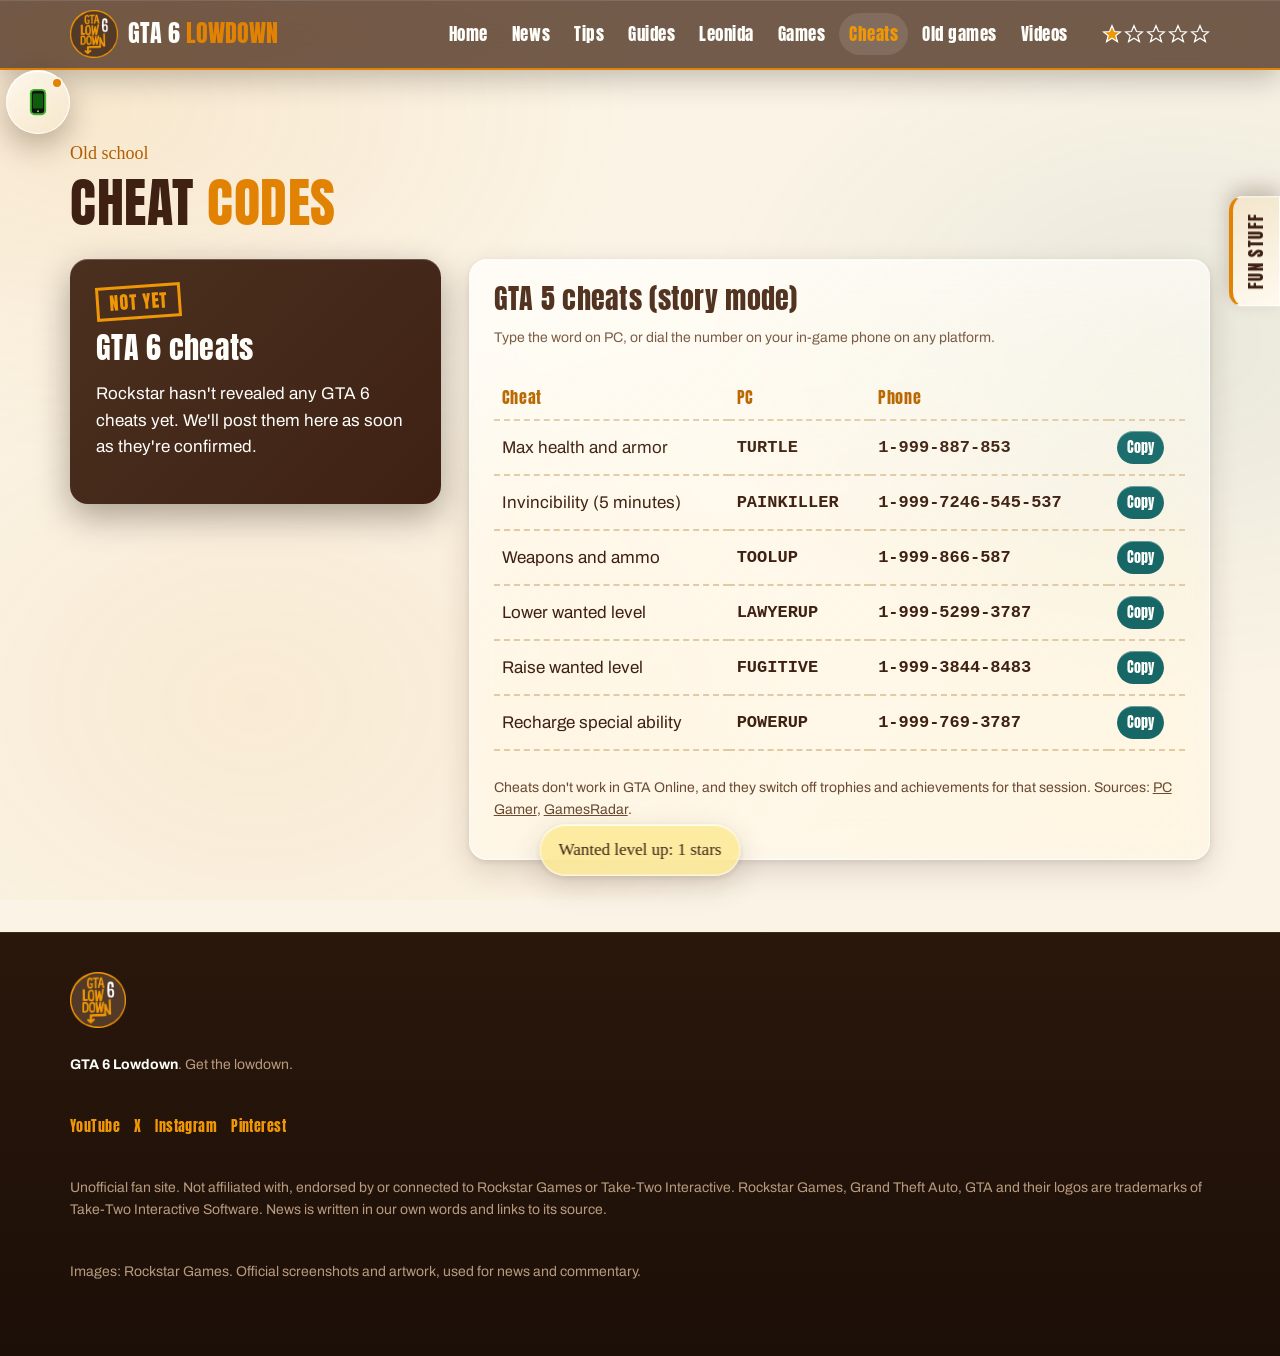
<file: cheats.html>
<!DOCTYPE html>
<html lang="en">
<head>
<meta charset="utf-8">
<meta name="viewport" content="width=device-width, initial-scale=1">
<link rel="icon" href="favicon.ico" sizes="any">
<link rel="icon" type="image/png" sizes="32x32" href="img/favicon-32.png">
<link rel="icon" type="image/png" sizes="192x192" href="img/favicon-192.png">
<link rel="apple-touch-icon" href="img/apple-touch-icon.png">
<meta name="theme-color" content="#3e2113">
<title>GTA 5 and GTA 6 Cheat Codes | GTA 6 Lowdown</title>
<meta name="description" content="GTA 5 story mode cheat codes for PC and phone, with copy buttons, and GTA 6 cheats as soon as they are revealed.">
<link rel="canonical" href="https://gta6lowdown.github.io/cheats.html">
<link rel="preconnect" href="https://fonts.googleapis.com">
<link rel="preconnect" href="https://fonts.gstatic.com" crossorigin>
<link rel="stylesheet" href="https://fonts.googleapis.com/css2?family=Anton&family=Archivo:wght@400;600;700&family=Caveat:wght@600&family=Permanent+Marker&display=swap">

<link rel="stylesheet" href="css/site.css">
<link rel="stylesheet" href="css/extras.css">
</head>
<body data-page="cheats">
<a class="skip" href="#main">Skip to content</a>

<header class="top">
  <div class="wrap nav">
    <a class="brand" href="index.html"><img src="img/logo.png" alt=""><span>GTA 6 <b>LOWDOWN</b></span></a>
    <button class="navtoggle" type="button" aria-expanded="false" aria-controls="navlist">MENU</button>
    <ul id="navlist">
      <li><a href="index.html">Home</a></li>
      <li><a href="news.html">News</a></li>
      <li><a href="tips.html">Tips</a></li>
      <li><a href="guides.html">Guides</a></li>
      <li><a href="leonida.html">Leonida</a></li>
      <li><a href="games.html">Games</a></li>
      <li><a href="cheats.html" aria-current="page">Cheats</a></li>
      <li><a href="old-games.html">Old games</a></li>
      <li><a href="videos.html">Videos</a></li>
    </ul>
    <div class="stars" role="img" id="stars" aria-label="Wanted level: 0 of 5 stars"></div>
  </div>
</header>

<main id="main">
<section id="cheats">
  <div class="wrap">
    <p class="kicker">Old school</p>
    <h2><span class="w">CHEAT</span> <span class="o">CODES</span></h2>
    <div class="cheatwrap">
      <div class="gta6cheat"><span class="stamp no">NOT YET</span><h3>GTA 6 cheats</h3><p>Rockstar hasn't revealed any GTA 6 cheats yet. We'll post them here as soon as they're confirmed.</p></div>
      <div class="cheatbox">
        <h3>GTA 5 cheats (story mode)</h3>
        <p class="small">Type the word on PC, or dial the number on your in-game phone on any platform.</p>
        <div class="tablewrap"><table>
          <thead><tr><th scope="col">Cheat</th><th scope="col">PC</th><th scope="col">Phone</th><th scope="col"><span class="sr">Copy</span></th></tr></thead>
          <tbody>
            <tr><td>Max health and armor</td><td>TURTLE</td><td>1-999-887-853</td><td><button type="button" class="copy" data-c="1-999-887-853">Copy</button></td></tr>
            <tr><td>Invincibility (5 minutes)</td><td>PAINKILLER</td><td>1-999-7246-545-537</td><td><button type="button" class="copy" data-c="1-999-7246-545-537">Copy</button></td></tr>
            <tr><td>Weapons and ammo</td><td>TOOLUP</td><td>1-999-866-587</td><td><button type="button" class="copy" data-c="1-999-866-587">Copy</button></td></tr>
            <tr><td>Lower wanted level</td><td>LAWYERUP</td><td>1-999-5299-3787</td><td><button type="button" class="copy" data-c="1-999-5299-3787">Copy</button></td></tr>
            <tr><td>Raise wanted level</td><td>FUGITIVE</td><td>1-999-3844-8483</td><td><button type="button" class="copy" data-c="1-999-3844-8483">Copy</button></td></tr>
            <tr><td>Recharge special ability</td><td>POWERUP</td><td>1-999-769-3787</td><td><button type="button" class="copy" data-c="1-999-769-3787">Copy</button></td></tr>
          </tbody>
        </table></div>
        <p class="small">Cheats don't work in GTA Online, and they switch off trophies and achievements for that session. Sources: <a href="https://www.pcgamer.com/gta-5-cheats">PC Gamer</a>, <a href="https://gamesradar.com/gta-5-cheats/">GamesRadar</a>.</p>
      </div>
    </div>
  </div>
</section>
</main>

<aside class="funrail" id="funrail" aria-label="Fun stuff">
  <button class="railtab" type="button" aria-expanded="false" aria-controls="funpanel">FUN STUFF</button>
  <div class="railpanel" id="funpanel">
    <button class="railclose" type="button" aria-label="Close fun stuff">CLOSE &#10005;</button>
    <h2><span class="w">FUN</span> <span class="o">STUFF</span></h2>
    <div class="fun gc-card">
      <h3>G'S CACHE</h3>
      <p>Every day a stash is hidden somewhere on this site. Find the duffel bag and click it to collect.</p>
      <div class="gcstat" id="gcStatus">Out there somewhere</div>
      <div class="gchint" id="gcHint"></div>
      <p class="gcsmall"><b id="gcTotal">0</b> fun facts collected. <span id="gcMeta"></span></p>
      <ul id="gcItems" aria-label="Your latest fun facts"></ul>
    </div>
    <div class="fun"><h3>WANTED LEVEL</h3><p>Visit every page of the site to earn all five stars. Your stars sit at the top of the page.</p><p id="starmsg" style="font-family:var(--marker);color:#b25e00"></p></div>
    <div class="fun"><h3>THE FACT MUG</h3><p>One random GTA 6 fact per click.</p><button class="btn orange" type="button" id="mug">Give me a fact</button><div class="factout" id="fact" aria-live="polite">Click the button.</div></div>
    <div class="fun"><h3>CHEAT CODE</h3><p>Old-school GTA had cheat codes. So do we. Type <b>LOWDOWN</b> on any page.</p></div>
    <div class="fun"><h3>LAMP SWITCH</h3><p>Prefer it darker? Switch the lamp off for the brown theme.</p><button class="btn dark" type="button" id="lamp" aria-pressed="false">Lamp off</button></div>
  </div>
</aside>
<div class="gcfound" id="gcFound" role="dialog" aria-label="G's Cache found" hidden>
  <h3>G'S CACHE FOUND!</h3>
  <div class="amt">$0</div>
  <p class="gcitem"></p>
  <button class="btn orange" type="button">Nice</button>
</div>

<footer>
  <div class="wrap">
    <img src="img/logo.png" alt="GTA 6 Lowdown">
    <p><b style="color:var(--white)">GTA 6 Lowdown</b>. Get the lowdown.</p>
    <p class="soc"><a href="https://www.youtube.com/@GTA6Lowdown">YouTube</a><a href="https://x.com/GTA6LWDWN">X</a><a href="https://www.instagram.com/gta6lwdwn/">Instagram</a><a href="https://www.pinterest.com/GTA6LWDWN/">Pinterest</a></p>
    <p>Unofficial fan site. Not affiliated with, endorsed by or connected to Rockstar Games or Take-Two Interactive. Rockstar Games, Grand Theft Auto, GTA and their logos are trademarks of Take-Two Interactive Software. News is written in our own words and links to its source.</p>
    <p>Images: Rockstar Games. Official screenshots and artwork, used for news and commentary.</p>
  </div>
</footer>
<div class="toast" id="toast" role="status" hidden></div>
<script src="js/site.js"></script>
<script src="js/extras.js"></script>
</body>
</html>
</file>
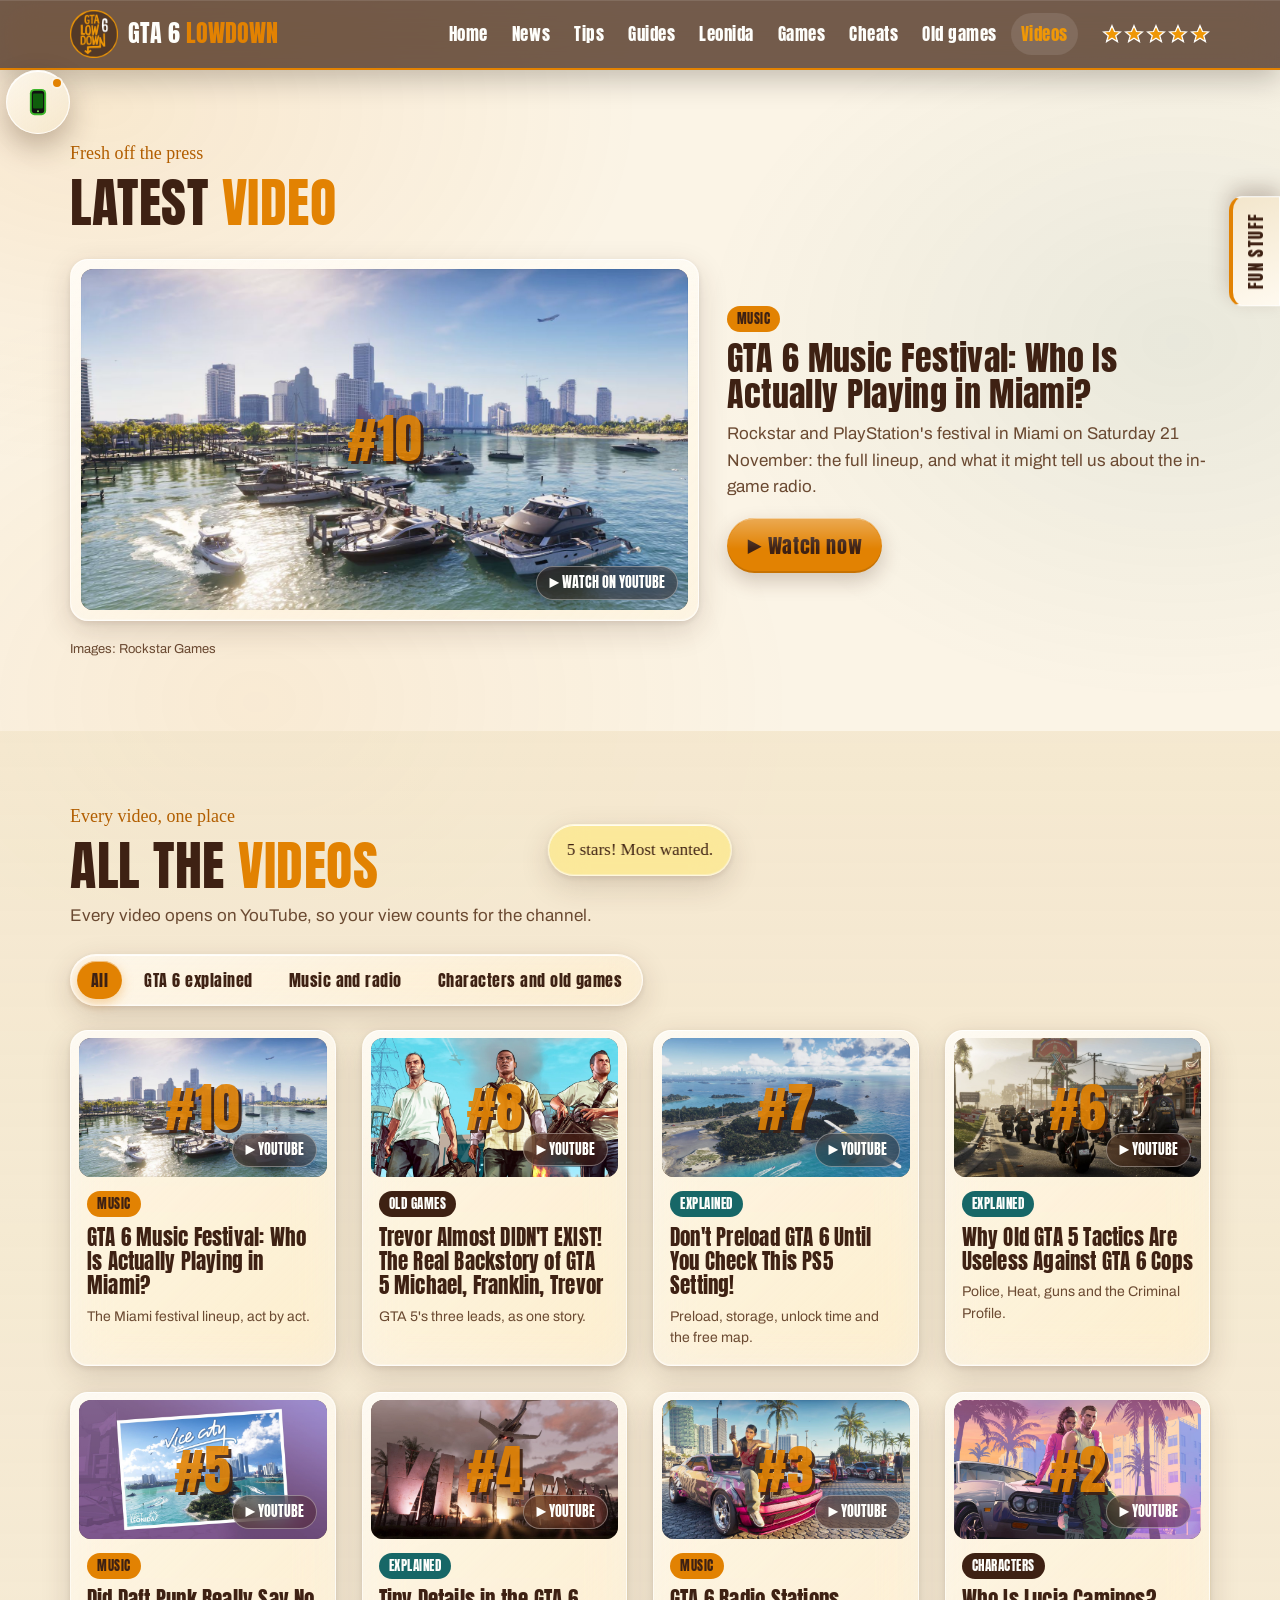
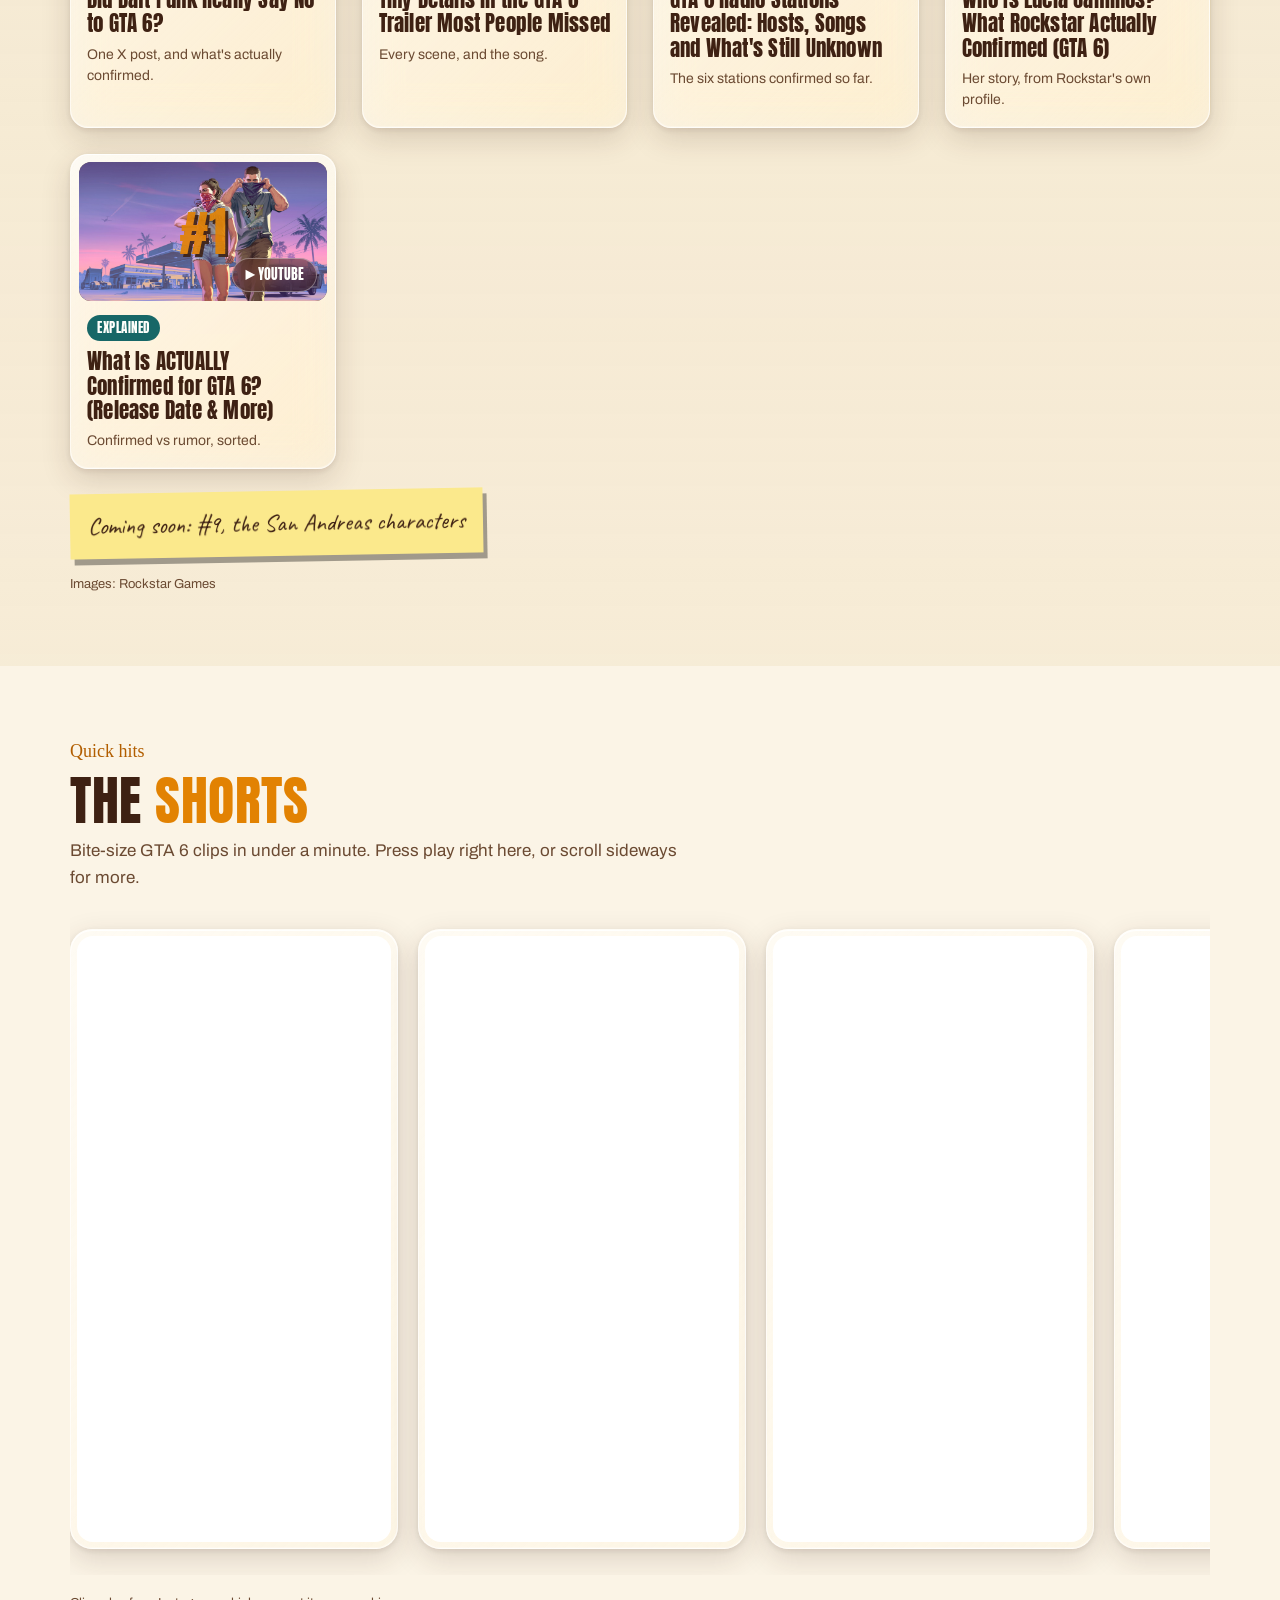
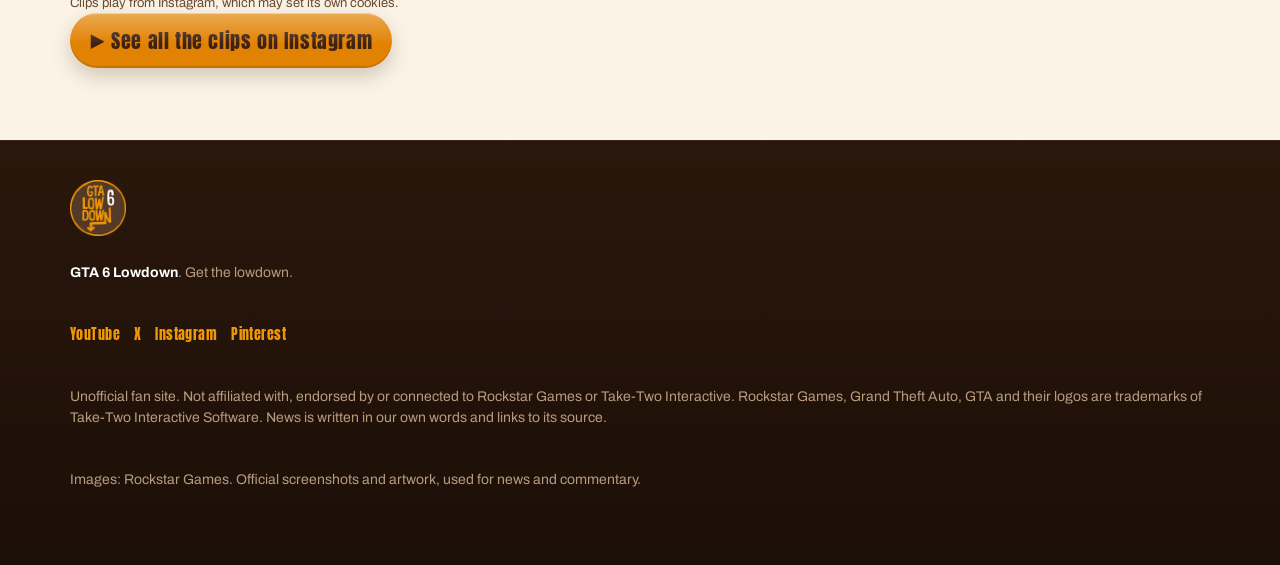
<file: videos.html>
<!DOCTYPE html>
<html lang="en">
<head>
<meta charset="utf-8">
<meta name="viewport" content="width=device-width, initial-scale=1">
<link rel="icon" href="favicon.ico" sizes="any">
<link rel="icon" type="image/png" sizes="32x32" href="img/favicon-32.png">
<link rel="icon" type="image/png" sizes="192x192" href="img/favicon-192.png">
<link rel="apple-touch-icon" href="img/apple-touch-icon.png">
<meta name="theme-color" content="#3e2113">
<title>GTA 6 Lowdown Videos and Clips | GTA 6 Lowdown</title>
<meta name="description" content="Every GTA 6 Lowdown video, the latest upload and the short clips, all in one place.">
<link rel="canonical" href="https://gta6lowdown.github.io/videos.html">
<link rel="preconnect" href="https://fonts.googleapis.com">
<link rel="preconnect" href="https://fonts.gstatic.com" crossorigin>
<link rel="stylesheet" href="https://fonts.googleapis.com/css2?family=Anton&family=Archivo:wght@400;600;700&family=Caveat:wght@600&family=Permanent+Marker&display=swap">

<link rel="stylesheet" href="css/site.css">
<link rel="stylesheet" href="css/extras.css">
</head>
<body data-page="videos">
<a class="skip" href="#main">Skip to content</a>

<header class="top">
  <div class="wrap nav">
    <a class="brand" href="index.html"><img src="img/logo.png" alt=""><span>GTA 6 <b>LOWDOWN</b></span></a>
    <button class="navtoggle" type="button" aria-expanded="false" aria-controls="navlist">MENU</button>
    <ul id="navlist">
      <li><a href="index.html">Home</a></li>
      <li><a href="news.html">News</a></li>
      <li><a href="tips.html">Tips</a></li>
      <li><a href="guides.html">Guides</a></li>
      <li><a href="leonida.html">Leonida</a></li>
      <li><a href="games.html">Games</a></li>
      <li><a href="cheats.html">Cheats</a></li>
      <li><a href="old-games.html">Old games</a></li>
      <li><a href="videos.html" aria-current="page">Videos</a></li>
    </ul>
    <div class="stars" role="img" id="stars" aria-label="Wanted level: 0 of 5 stars"></div>
  </div>
</header>

<main id="main">
<section id="latest">
  <div class="wrap">
    <p class="kicker">Fresh off the press</p>
    <h2><span class="w">LATEST</span> <span class="o">VIDEO</span></h2>
    <div class="latest">
      <a class="vcard" href="https://youtu.be/Kj4f632x-ns">
        <div class="thumb"><img class="fbimg" src="img/latest_vice-city-marina.jpg" alt="" loading="lazy"><img class="yt" src="https://i.ytimg.com/vi/Kj4f632x-ns/maxresdefault.jpg" alt="" loading="lazy" onerror="this.remove()"><span class="fb">#10</span><span class="play">&#9654; WATCH ON YOUTUBE</span></div>
      </a>
      <div>
        <span class="chip mu">MUSIC</span>
        <h3 style="font-size:34px">GTA 6 Music Festival: Who Is Actually Playing in Miami?</h3>
        <p class="lede">Rockstar and PlayStation's festival in Miami on Saturday 21 November: the full lineup, and what it might tell us about the in-game radio.</p>
        <div class="btns" style="margin-top:18px"><a class="btn orange" href="https://youtu.be/Kj4f632x-ns">&#9654; Watch now</a></div>
      </div>
    </div>
    <p class="credit">Images: Rockstar Games</p>
  </div>
</section>

<section style="background:var(--panel)" id="videos">
  <div class="wrap">
    <p class="kicker">Every video, one place</p>
    <h2><span class="w">ALL THE</span> <span class="o">VIDEOS</span></h2>
    <p class="lede">Every video opens on YouTube, so your view counts for the channel.</p>
    <div class="filters" role="group" aria-label="Filter videos">
      <button type="button" aria-pressed="true" data-f="all">All</button>
      <button type="button" aria-pressed="false" data-f="ex">GTA 6 explained</button>
      <button type="button" aria-pressed="false" data-f="mu">Music and radio</button>
      <button type="button" aria-pressed="false" data-f="ch">Characters and old games</button>
    </div>
    <div class="grid" id="vgrid">
      <a class="vcard" data-cat="mu" href="https://youtu.be/Kj4f632x-ns"><div class="thumb"><img class="fbimg" src="img/latest_vice-city-marina.jpg" alt="" loading="lazy"><img class="yt" src="https://i.ytimg.com/vi/Kj4f632x-ns/hqdefault.jpg" alt="" loading="lazy" onerror="this.remove()"><span class="fb">#10</span><span class="play">&#9654; YOUTUBE</span></div><div class="meta"><span class="chip mu">MUSIC</span><h3>GTA 6 Music Festival: Who Is Actually Playing in Miami?</h3><p>The Miami festival lineup, act by act.</p></div></a>
      <a class="vcard" data-cat="ch" href="https://youtu.be/7PDU2oVunqg"><div class="thumb"><img class="fbimg" src="img/case_gta5_v02.jpg" alt="" loading="lazy"><img class="yt" src="https://i.ytimg.com/vi/7PDU2oVunqg/hqdefault.jpg" alt="" loading="lazy" onerror="this.remove()"><span class="fb">#8</span><span class="play">&#9654; YOUTUBE</span></div><div class="meta"><span class="chip ch">OLD GAMES</span><h3>Trevor Almost DIDN'T EXIST! The Real Backstory of GTA 5 Michael, Franklin, Trevor</h3><p>GTA 5's three leads, as one story.</p></div></a>
      <a class="vcard" data-cat="ex" href="https://youtu.be/iCxqjwv9jDw"><div class="thumb"><img class="fbimg" src="img/news_leonida-keys.jpg" alt="" loading="lazy"><img class="yt" src="https://i.ytimg.com/vi/iCxqjwv9jDw/hqdefault.jpg" alt="" loading="lazy" onerror="this.remove()"><span class="fb">#7</span><span class="play">&#9654; YOUTUBE</span></div><div class="meta"><span class="chip ex">EXPLAINED</span><h3>Don't Preload GTA 6 Until You Check This PS5 Setting!</h3><p>Preload, storage, unlock time and the free map.</p></div></a>
      <a class="vcard" data-cat="ex" href="https://youtu.be/28PWSG1GZi4"><div class="thumb"><img class="fbimg" src="img/tip_ambrosia-bikers.jpg" alt="" loading="lazy"><img class="yt" src="https://i.ytimg.com/vi/28PWSG1GZi4/hqdefault.jpg" alt="" loading="lazy" onerror="this.remove()"><span class="fb">#6</span><span class="play">&#9654; YOUTUBE</span></div><div class="meta"><span class="chip ex">EXPLAINED</span><h3>Why Old GTA 5 Tactics Are Useless Against GTA 6 Cops</h3><p>Police, Heat, guns and the Criminal Profile.</p></div></a>
      <a class="vcard" data-cat="mu" href="https://youtu.be/BPeLsFWrLpA"><div class="thumb"><img class="fbimg" src="img/news_vice-city-postcard.jpg" alt="" loading="lazy"><img class="yt" src="https://i.ytimg.com/vi/BPeLsFWrLpA/hqdefault.jpg" alt="" loading="lazy" onerror="this.remove()"><span class="fb">#5</span><span class="play">&#9654; YOUTUBE</span></div><div class="meta"><span class="chip mu">MUSIC</span><h3>Did Daft Punk Really Say No to GTA 6?</h3><p>One X post, and what's actually confirmed.</p></div></a>
      <a class="vcard" data-cat="ex" href="https://youtu.be/rxZ47KMNZvg"><div class="thumb"><img class="fbimg" src="img/news_vice-city-sign.jpg" alt="" loading="lazy"><img class="yt" src="https://i.ytimg.com/vi/rxZ47KMNZvg/hqdefault.jpg" alt="" loading="lazy" onerror="this.remove()"><span class="fb">#4</span><span class="play">&#9654; YOUTUBE</span></div><div class="meta"><span class="chip ex">EXPLAINED</span><h3>Tiny Details in the GTA 6 Trailer Most People Missed</h3><p>Every scene, and the song.</p></div></a>
      <a class="vcard" data-cat="mu" href="https://youtu.be/TuJw-DFh1vE"><div class="thumb"><img class="fbimg" src="img/tip_lucia-car.jpg" alt="" loading="lazy"><img class="yt" src="https://i.ytimg.com/vi/TuJw-DFh1vE/hqdefault.jpg" alt="" loading="lazy" onerror="this.remove()"><span class="fb">#3</span><span class="play">&#9654; YOUTUBE</span></div><div class="meta"><span class="chip mu">MUSIC</span><h3>GTA 6 Radio Stations Revealed: Hosts, Songs and What's Still Unknown</h3><p>The six stations confirmed so far.</p></div></a>
      <a class="vcard" data-cat="ch" href="https://youtu.be/UJiPz06IUT4"><div class="thumb"><img class="fbimg" src="img/hero_jason-lucia.jpg" alt="" loading="lazy"><img class="yt" src="https://i.ytimg.com/vi/UJiPz06IUT4/hqdefault.jpg" alt="" loading="lazy" onerror="this.remove()"><span class="fb">#2</span><span class="play">&#9654; YOUTUBE</span></div><div class="meta"><span class="chip ch">CHARACTERS</span><h3>Who Is Lucia Caminos? What Rockstar Actually Confirmed (GTA 6)</h3><p>Her story, from Rockstar's own profile.</p></div></a>
      <a class="vcard" data-cat="ex" href="https://youtu.be/b5Z45qWy9F4"><div class="thumb"><img class="fbimg" src="img/info_robbery-art.jpg" alt="" loading="lazy"><img class="yt" src="https://i.ytimg.com/vi/b5Z45qWy9F4/hqdefault.jpg" alt="" loading="lazy" onerror="this.remove()"><span class="fb">#1</span><span class="play">&#9654; YOUTUBE</span></div><div class="meta"><span class="chip ex">EXPLAINED</span><h3>What Is ACTUALLY Confirmed for GTA 6? (Release Date &amp; More)</h3><p>Confirmed vs rumor, sorted.</p></div></a>
    </div>
    <p style="margin-top:22px"><span class="note">Coming soon: #9, the San Andreas characters</span></p>
    <p class="credit">Images: Rockstar Games</p>
  </div>
</section>

<section id="shorts">
  <div class="wrap">
    <p class="kicker">Quick hits</p>
    <h2><span class="w">THE</span> <span class="o">SHORTS</span></h2>
    <p class="lede">Bite-size GTA 6 clips in under a minute. Press play right here, or scroll sideways for more.</p>
    <div class="phones reels" tabindex="0" aria-label="Instagram clips, scroll sideways">
      <div class="reel"><iframe src="https://www.instagram.com/reel/DfyVwRbJ1ir/embed" loading="lazy" title="GTA 6 Lowdown clip on Instagram (1)" scrolling="no" allowfullscreen></iframe></div>
      <div class="reel"><iframe src="https://www.instagram.com/reel/DfyIGh1J8KU/embed" loading="lazy" title="GTA 6 Lowdown clip on Instagram (2)" scrolling="no" allowfullscreen></iframe></div>
      <div class="reel"><iframe src="https://www.instagram.com/reel/Dfx9z_0J77I/embed" loading="lazy" title="GTA 6 Lowdown clip on Instagram (3)" scrolling="no" allowfullscreen></iframe></div>
      <div class="reel"><iframe src="https://www.instagram.com/reel/Dfxsm4AJCZa/embed" loading="lazy" title="GTA 6 Lowdown clip on Instagram (4)" scrolling="no" allowfullscreen></iframe></div>
      <div class="reel"><iframe src="https://www.instagram.com/reel/Dfxe3EjJo2N/embed" loading="lazy" title="GTA 6 Lowdown clip on Instagram (5)" scrolling="no" allowfullscreen></iframe></div>
      <div class="reel"><iframe src="https://www.instagram.com/reel/DfxRKqgphYN/embed" loading="lazy" title="GTA 6 Lowdown clip on Instagram (6)" scrolling="no" allowfullscreen></iframe></div>
      <div class="reel"><iframe src="https://www.instagram.com/reel/DfvxA_Fp5kK/embed" loading="lazy" title="GTA 6 Lowdown clip on Instagram (7)" scrolling="no" allowfullscreen></iframe></div>
      <div class="reel"><iframe src="https://www.instagram.com/reel/DfvjQcTp98P/embed" loading="lazy" title="GTA 6 Lowdown clip on Instagram (8)" scrolling="no" allowfullscreen></iframe></div>
      <div class="reel"><iframe src="https://www.instagram.com/reel/DfvZCASprAD/embed" loading="lazy" title="GTA 6 Lowdown clip on Instagram (9)" scrolling="no" allowfullscreen></iframe></div>
      <div class="reel"><iframe src="https://www.instagram.com/reel/DfvH2kcp0CU/embed" loading="lazy" title="GTA 6 Lowdown clip on Instagram (10)" scrolling="no" allowfullscreen></iframe></div>
      <div class="reel"><iframe src="https://www.instagram.com/reel/Dfu6F_6pdAJ/embed" loading="lazy" title="GTA 6 Lowdown clip on Instagram (11)" scrolling="no" allowfullscreen></iframe></div>
      <div class="reel"><iframe src="https://www.instagram.com/reel/DfusZTjpvOD/embed" loading="lazy" title="GTA 6 Lowdown clip on Instagram (12)" scrolling="no" allowfullscreen></iframe></div>
    </div>
    <p class="credit">Clips play from Instagram, which may set its own cookies.</p>
    <a class="btn orange" href="https://www.instagram.com/gta6lwdwn/">&#9654; See all the clips on Instagram</a>
  </div>
</section>
</main>

<aside class="funrail" id="funrail" aria-label="Fun stuff">
  <button class="railtab" type="button" aria-expanded="false" aria-controls="funpanel">FUN STUFF</button>
  <div class="railpanel" id="funpanel">
    <button class="railclose" type="button" aria-label="Close fun stuff">CLOSE &#10005;</button>
    <h2><span class="w">FUN</span> <span class="o">STUFF</span></h2>
    <div class="fun gc-card">
      <h3>G'S CACHE</h3>
      <p>Every day a stash is hidden somewhere on this site. Find the duffel bag and click it to collect.</p>
      <div class="gcstat" id="gcStatus">Out there somewhere</div>
      <div class="gchint" id="gcHint"></div>
      <p class="gcsmall"><b id="gcTotal">0</b> fun facts collected. <span id="gcMeta"></span></p>
      <ul id="gcItems" aria-label="Your latest fun facts"></ul>
    </div>
    <div class="fun"><h3>WANTED LEVEL</h3><p>Visit every page of the site to earn all five stars. Your stars sit at the top of the page.</p><p id="starmsg" style="font-family:var(--marker);color:#b25e00"></p></div>
    <div class="fun"><h3>THE FACT MUG</h3><p>One random GTA 6 fact per click.</p><button class="btn orange" type="button" id="mug">Give me a fact</button><div class="factout" id="fact" aria-live="polite">Click the button.</div></div>
    <div class="fun"><h3>CHEAT CODE</h3><p>Old-school GTA had cheat codes. So do we. Type <b>LOWDOWN</b> on any page.</p></div>
    <div class="fun"><h3>LAMP SWITCH</h3><p>Prefer it darker? Switch the lamp off for the brown theme.</p><button class="btn dark" type="button" id="lamp" aria-pressed="false">Lamp off</button></div>
  </div>
</aside>
<div class="gcfound" id="gcFound" role="dialog" aria-label="G's Cache found" hidden>
  <h3>G'S CACHE FOUND!</h3>
  <div class="amt">$0</div>
  <p class="gcitem"></p>
  <button class="btn orange" type="button">Nice</button>
</div>

<footer>
  <div class="wrap">
    <img src="img/logo.png" alt="GTA 6 Lowdown">
    <p><b style="color:var(--white)">GTA 6 Lowdown</b>. Get the lowdown.</p>
    <p class="soc"><a href="https://www.youtube.com/@GTA6Lowdown">YouTube</a><a href="https://x.com/GTA6LWDWN">X</a><a href="https://www.instagram.com/gta6lwdwn/">Instagram</a><a href="https://www.pinterest.com/GTA6LWDWN/">Pinterest</a></p>
    <p>Unofficial fan site. Not affiliated with, endorsed by or connected to Rockstar Games or Take-Two Interactive. Rockstar Games, Grand Theft Auto, GTA and their logos are trademarks of Take-Two Interactive Software. News is written in our own words and links to its source.</p>
    <p>Images: Rockstar Games. Official screenshots and artwork, used for news and commentary.</p>
  </div>
</footer>
<div class="toast" id="toast" role="status" hidden></div>
<script src="js/site.js"></script>
<script src="js/extras.js"></script>
</body>
</html>
</file>
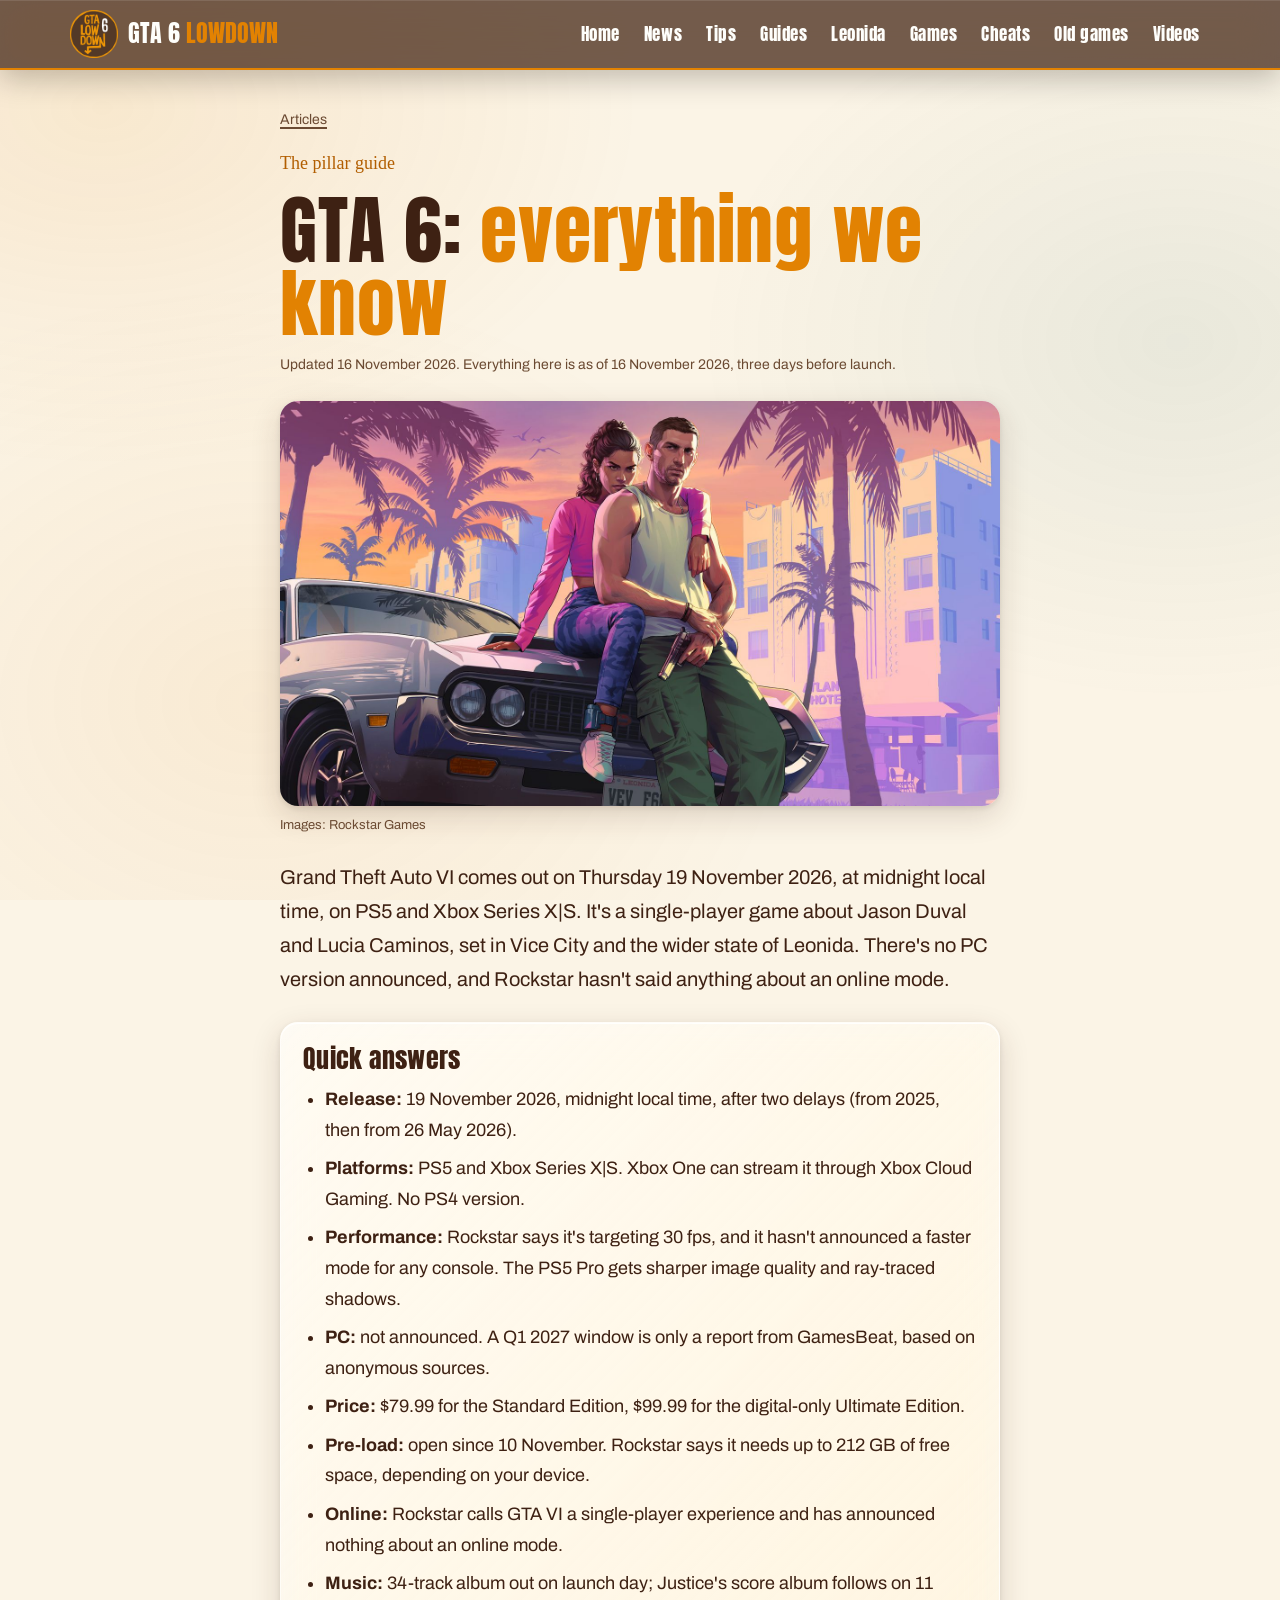
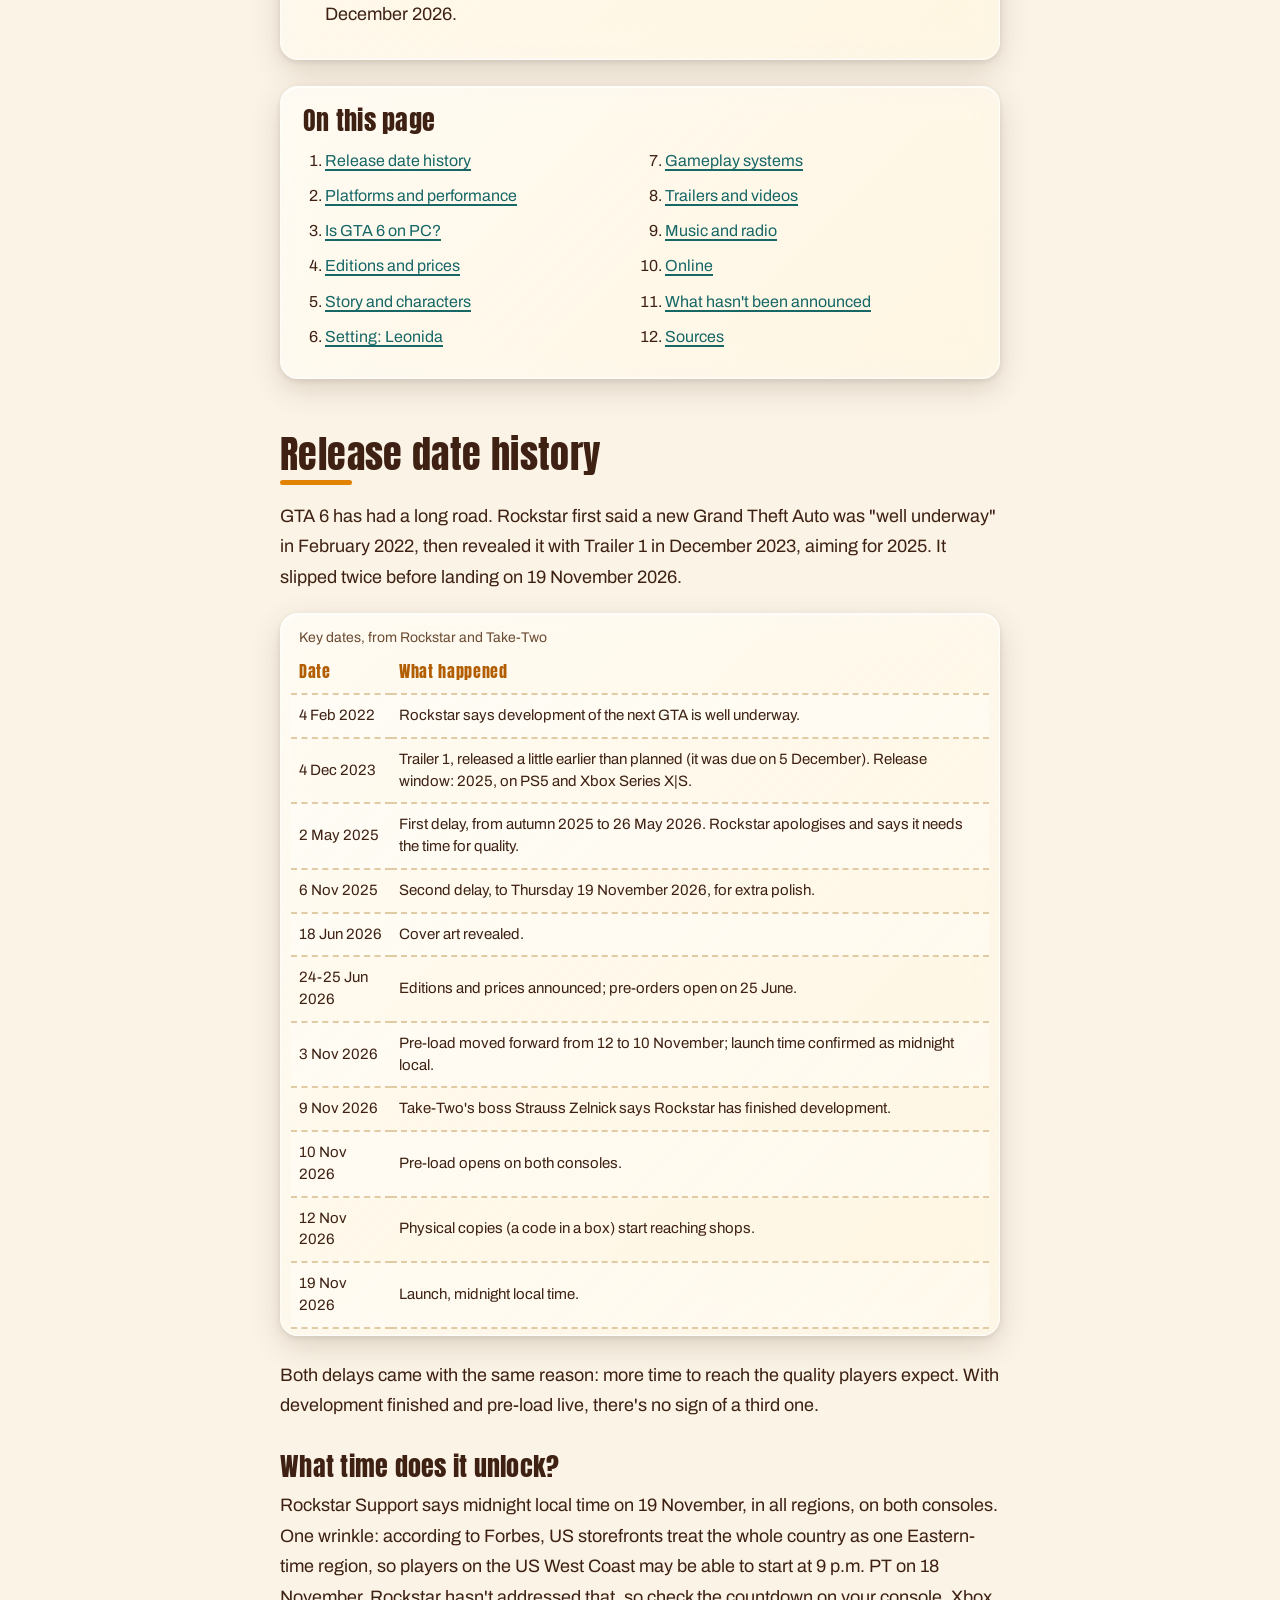
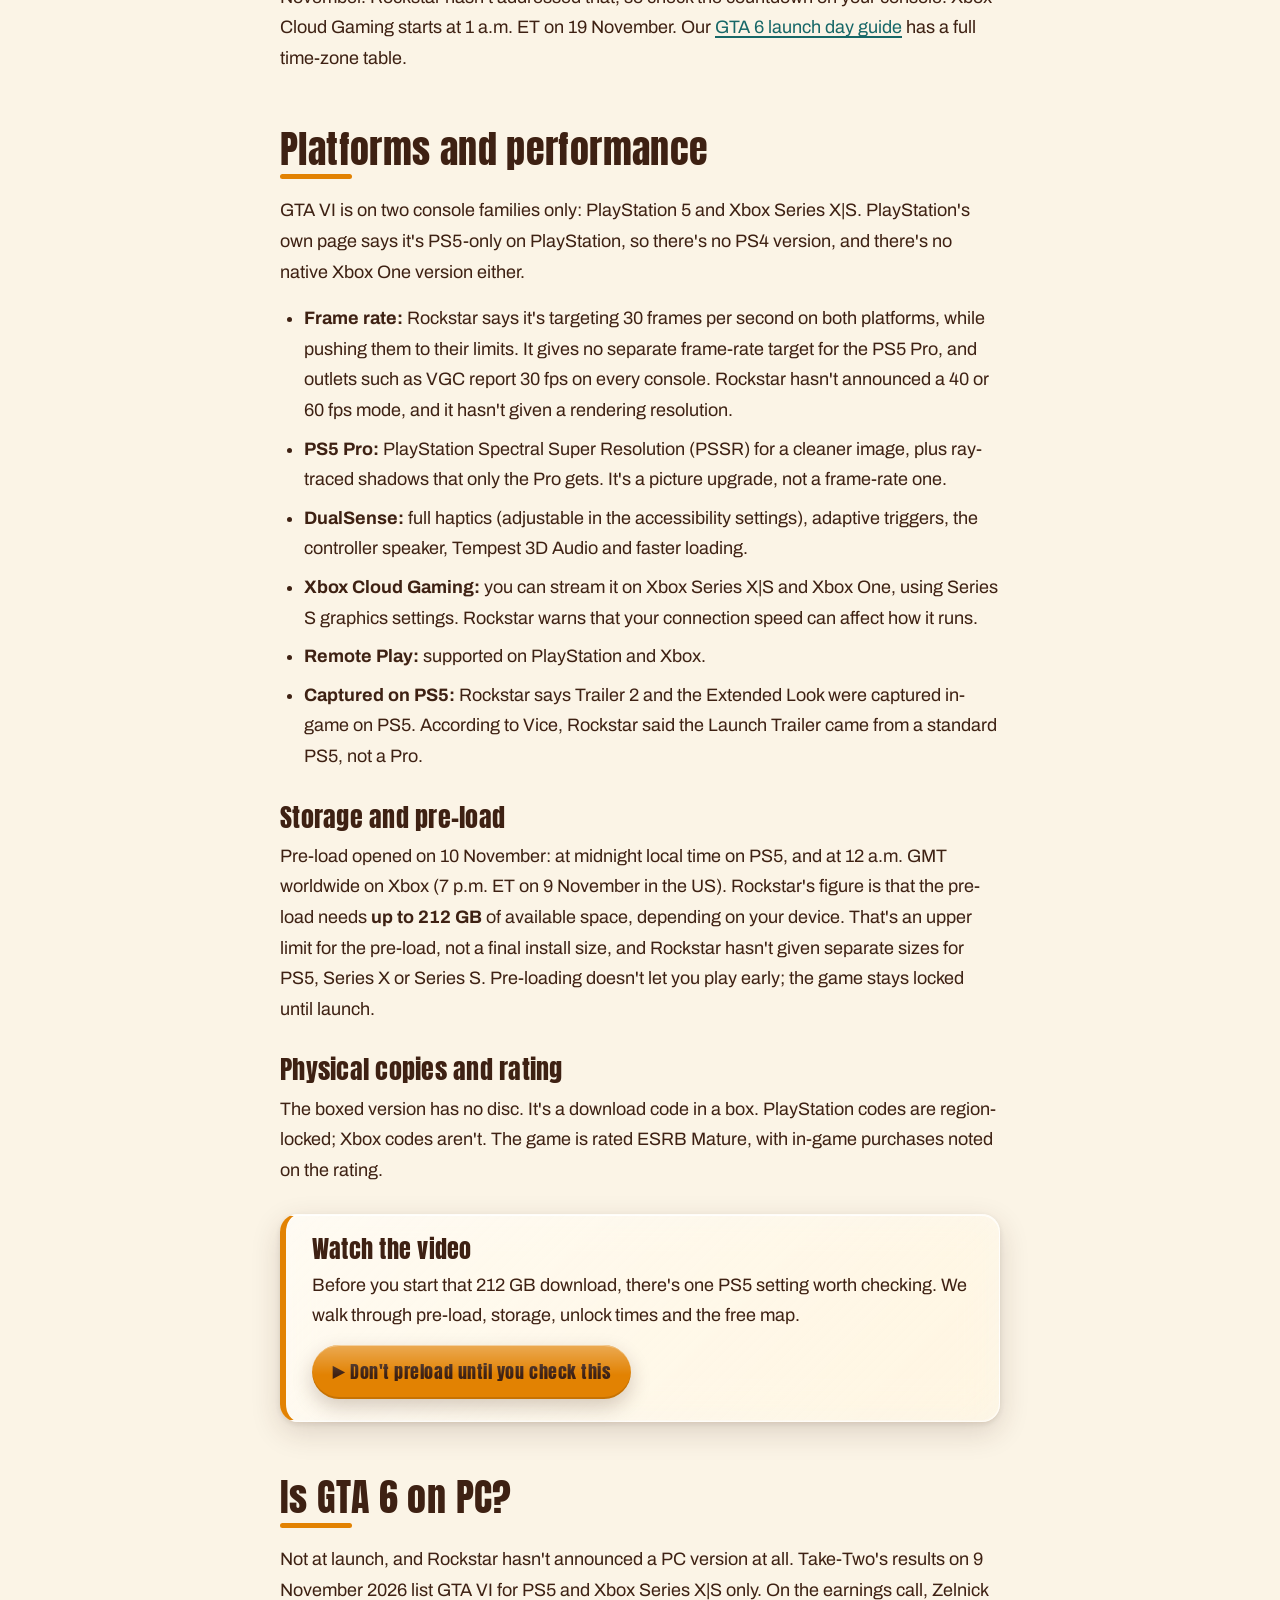
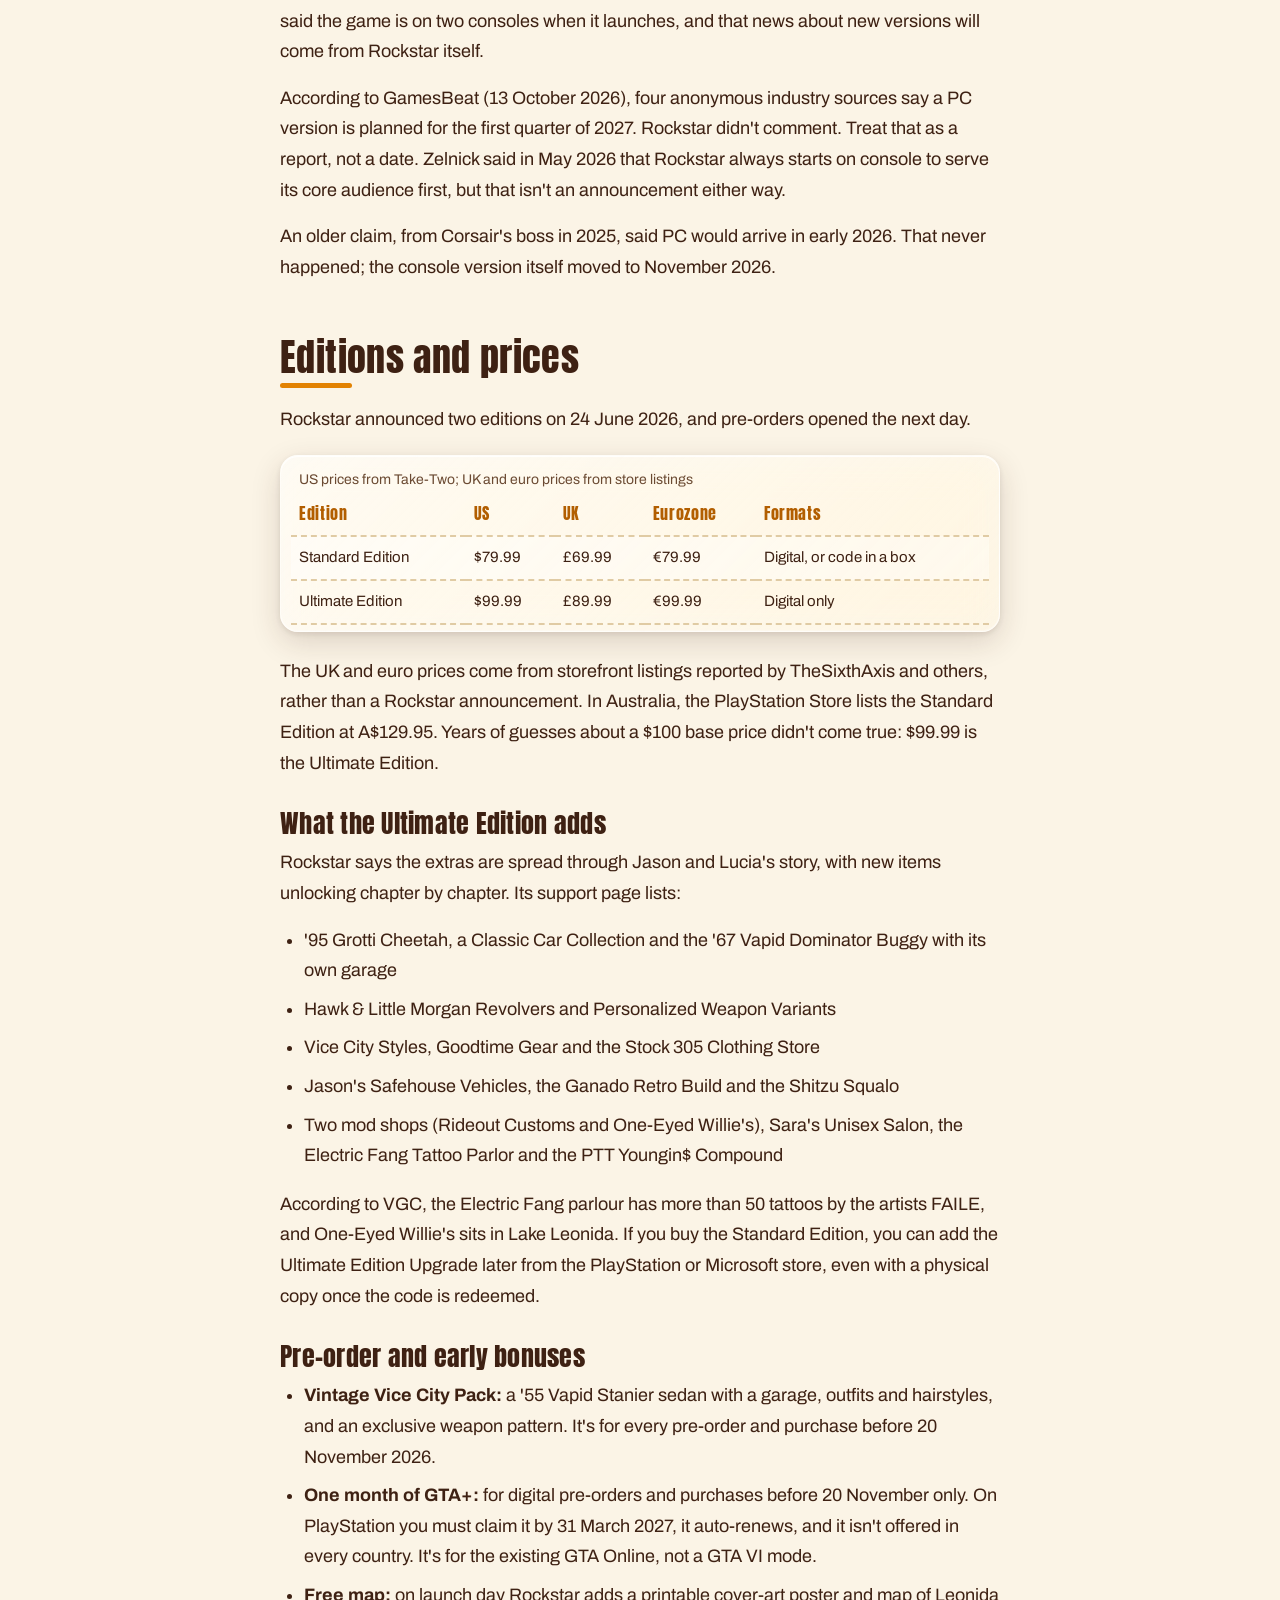
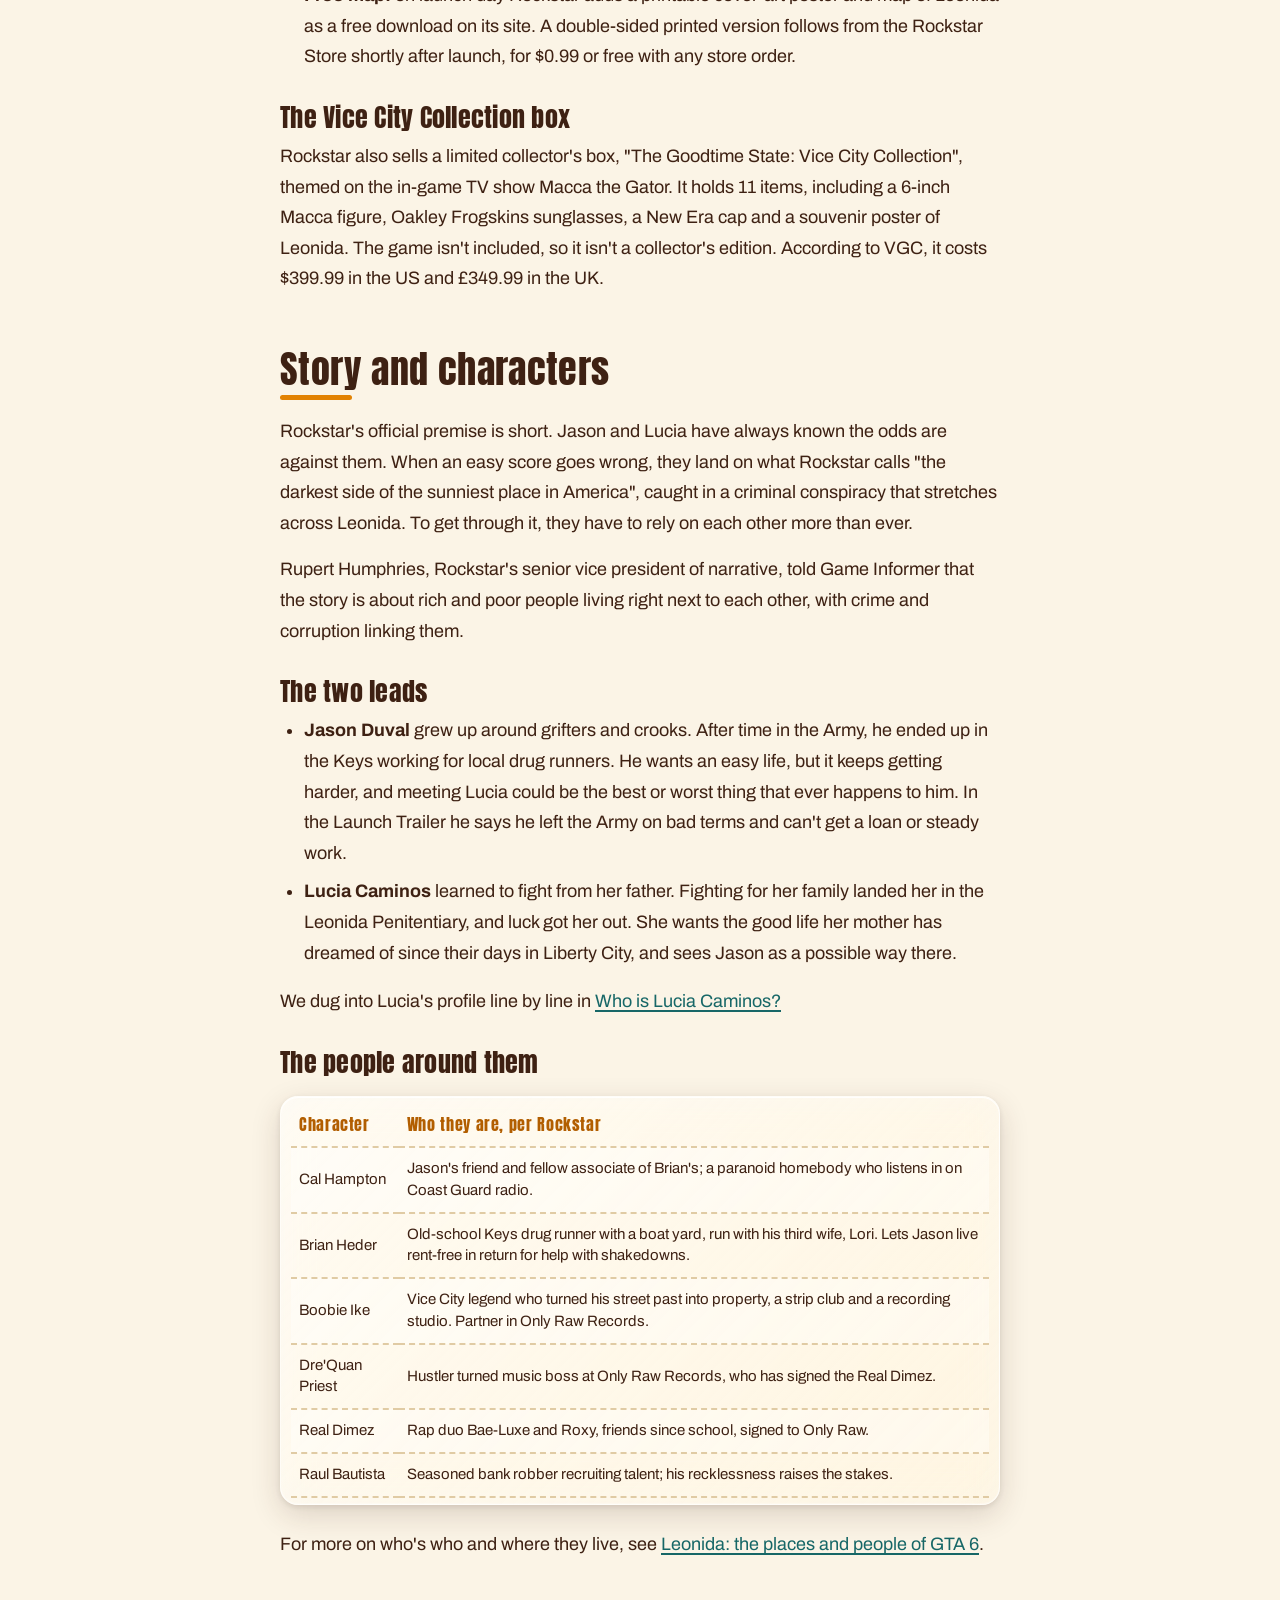
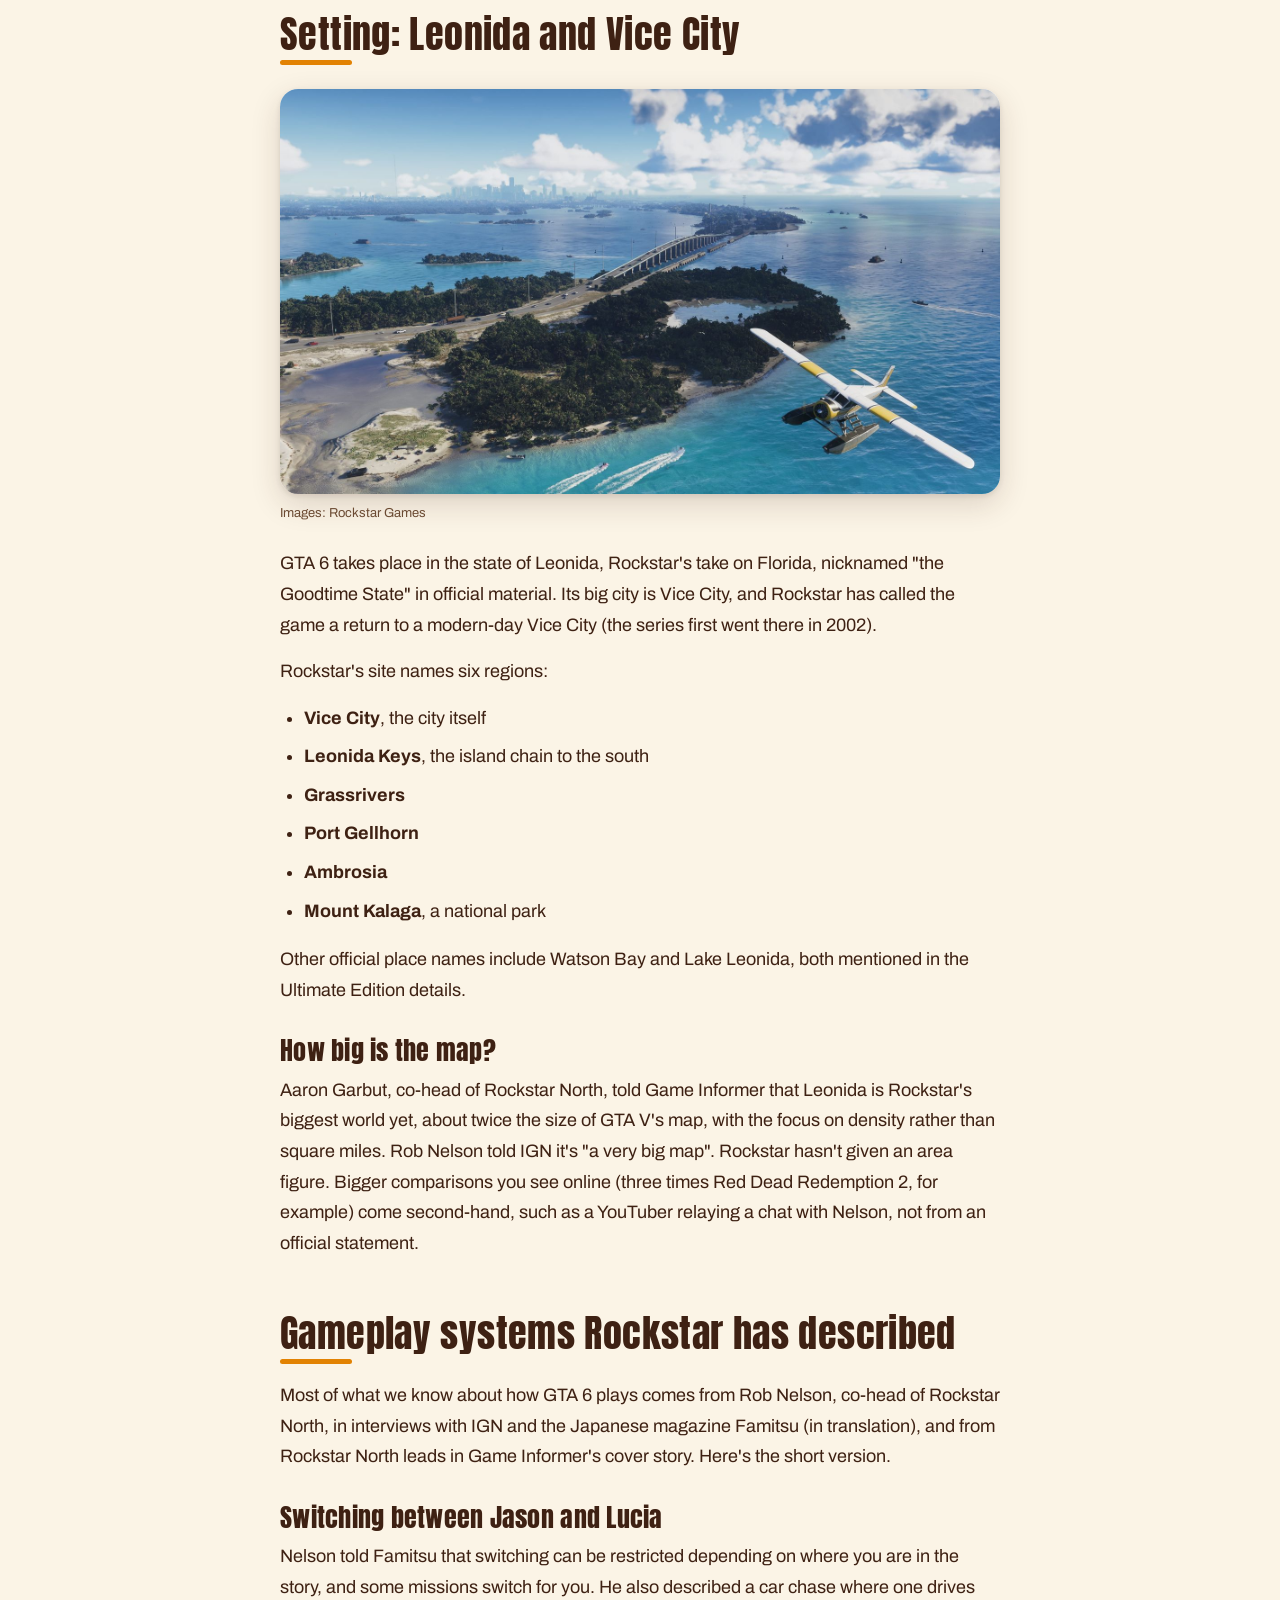
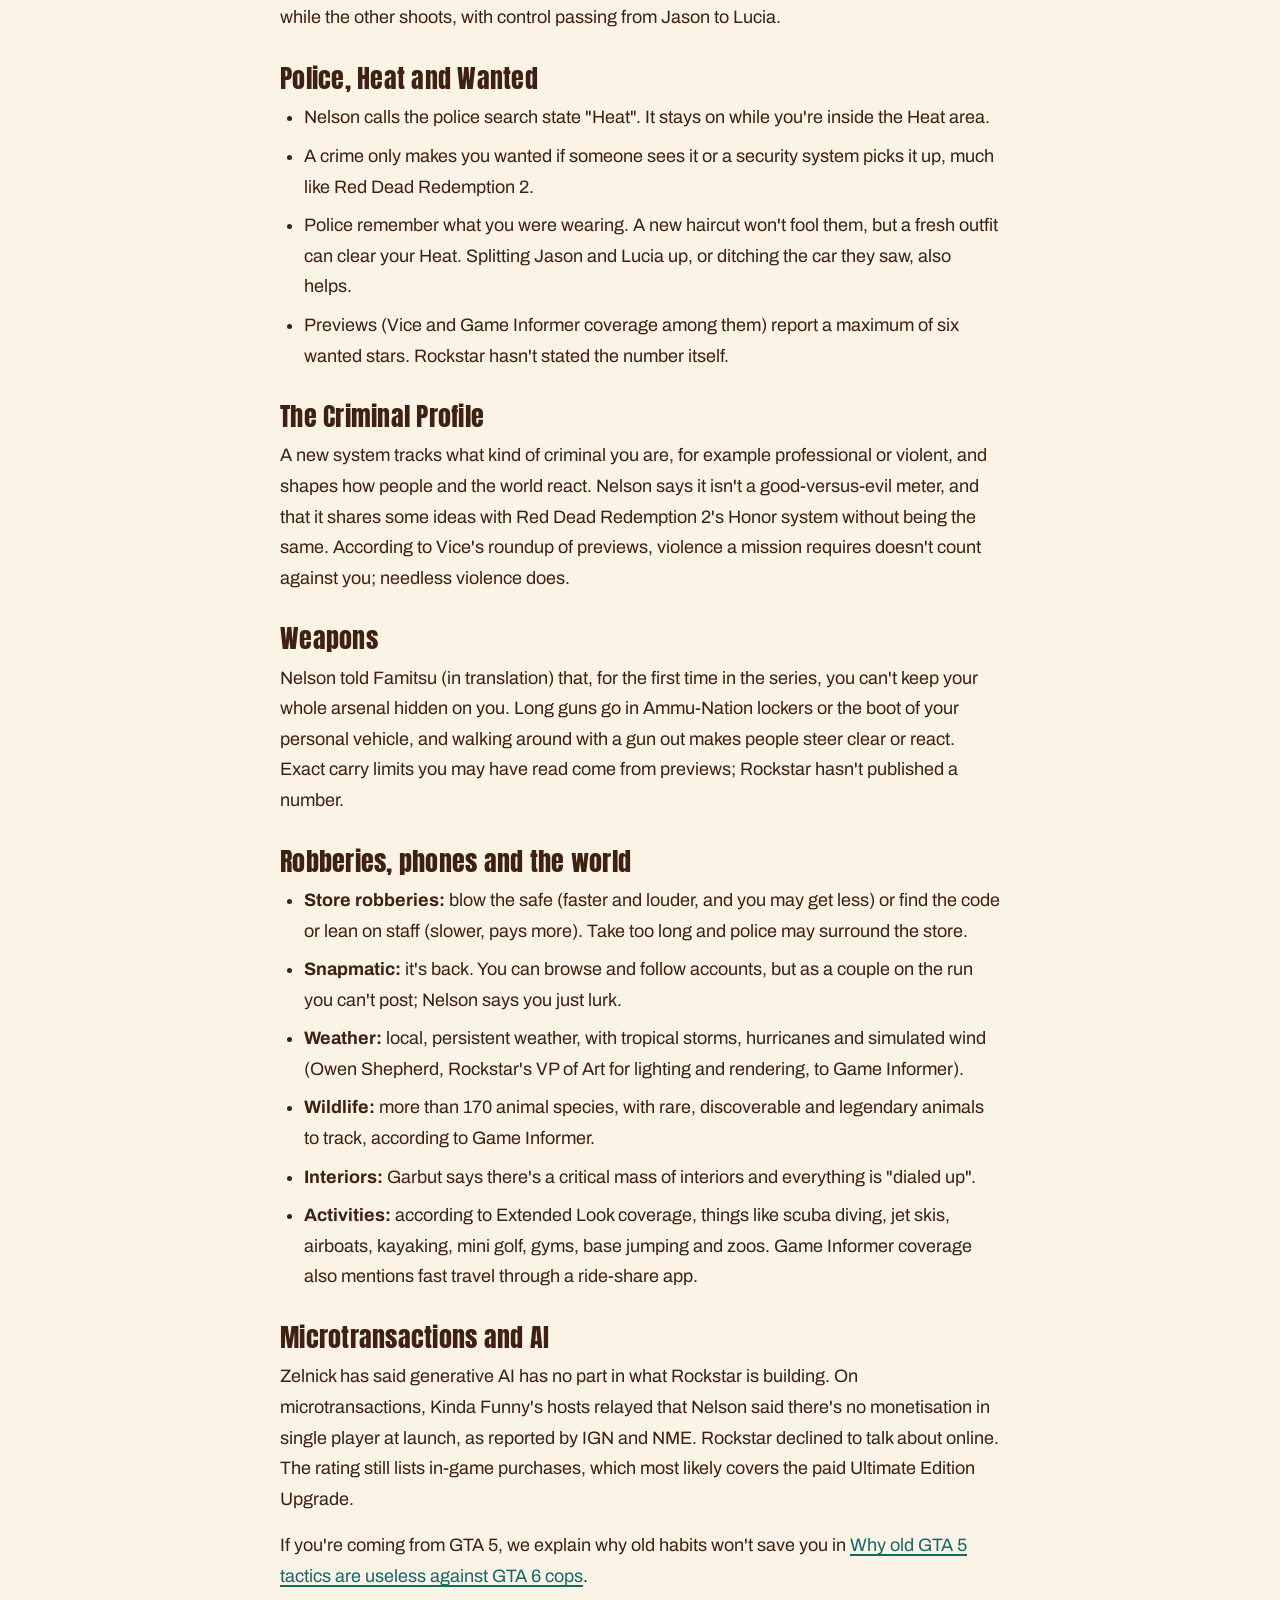
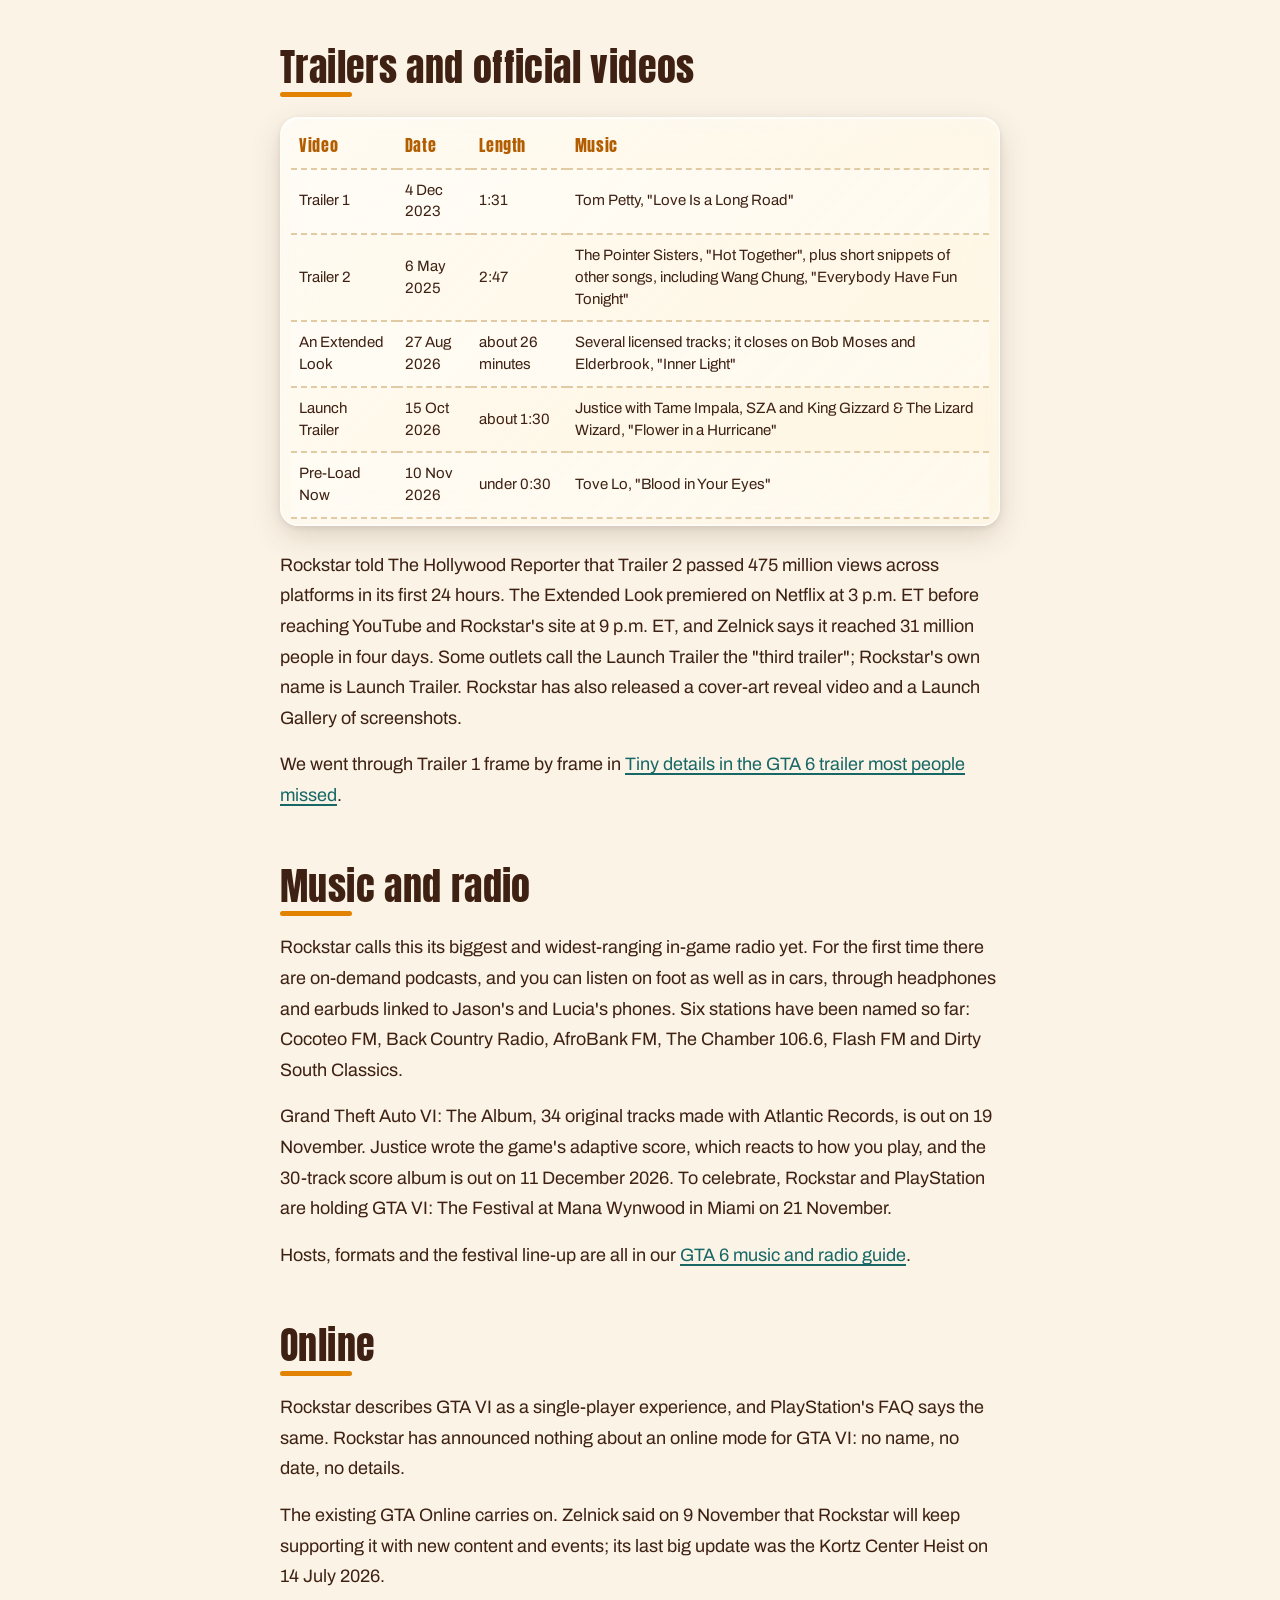
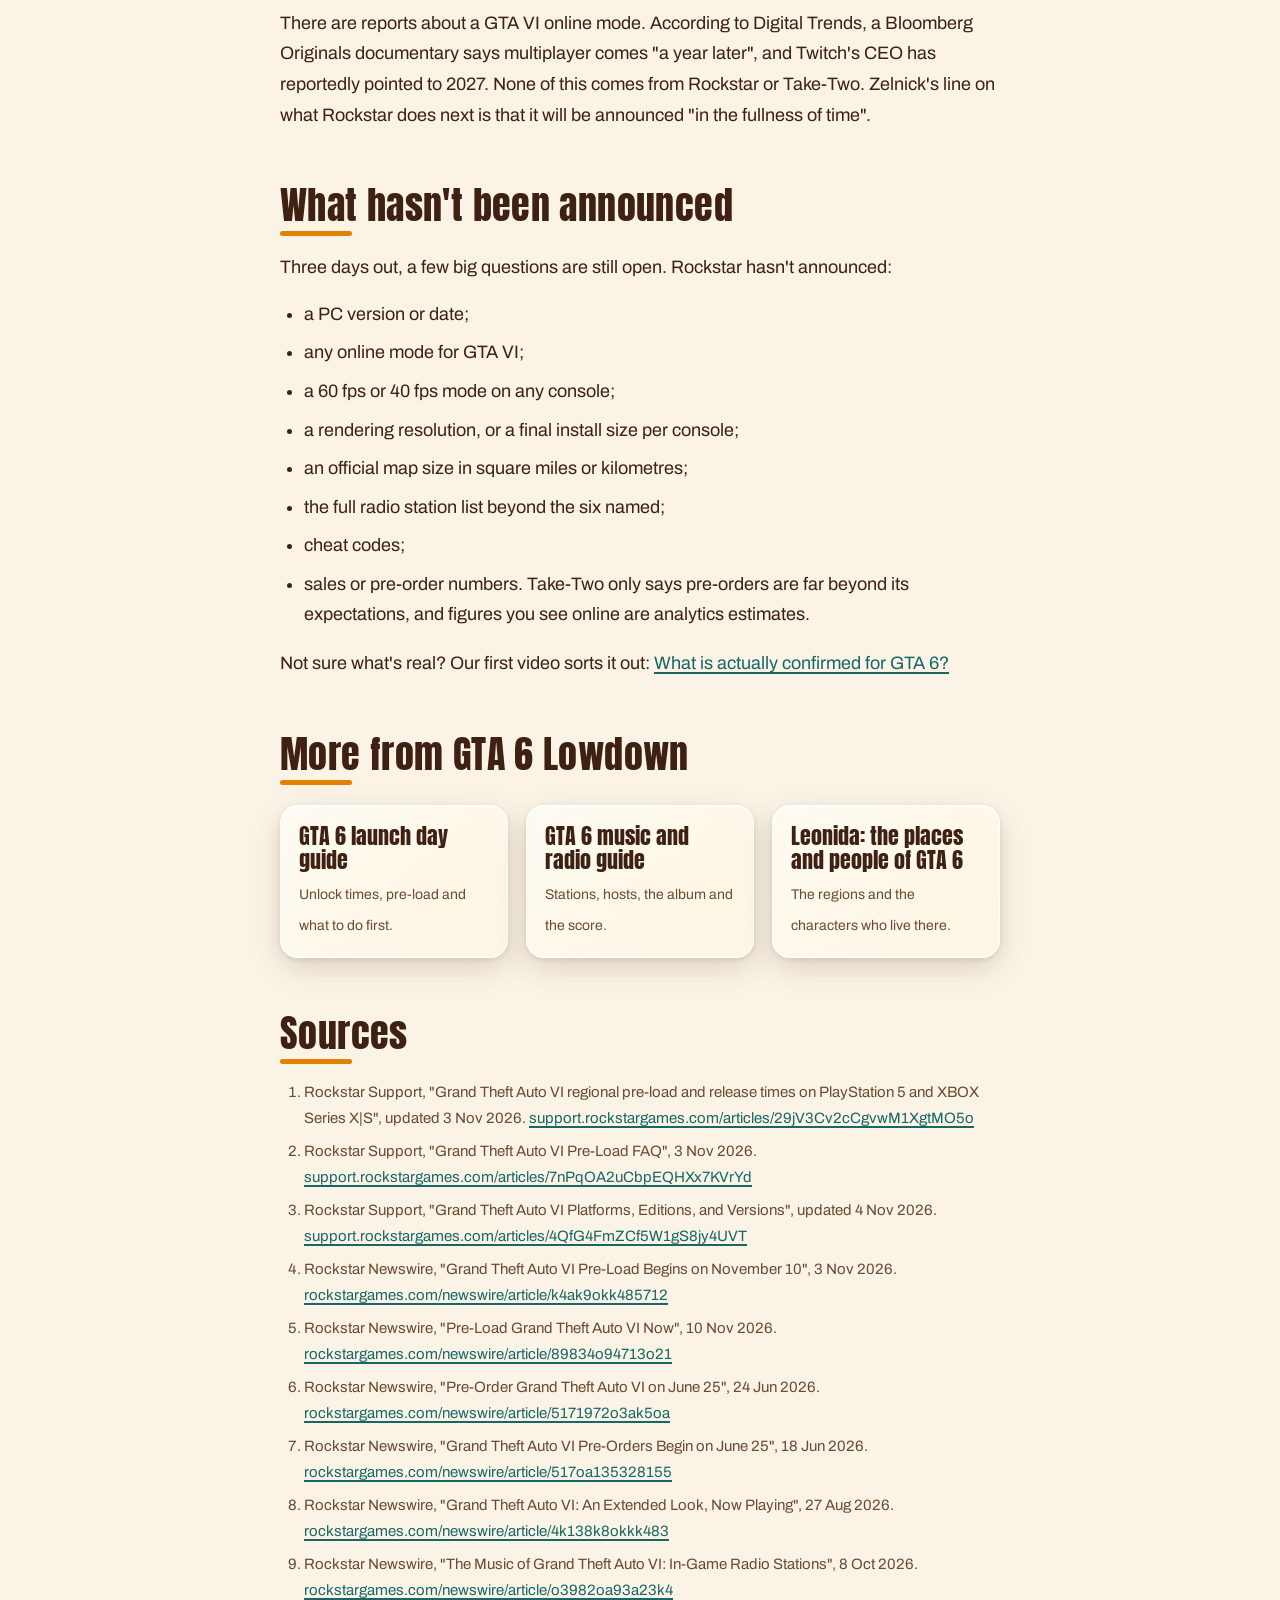
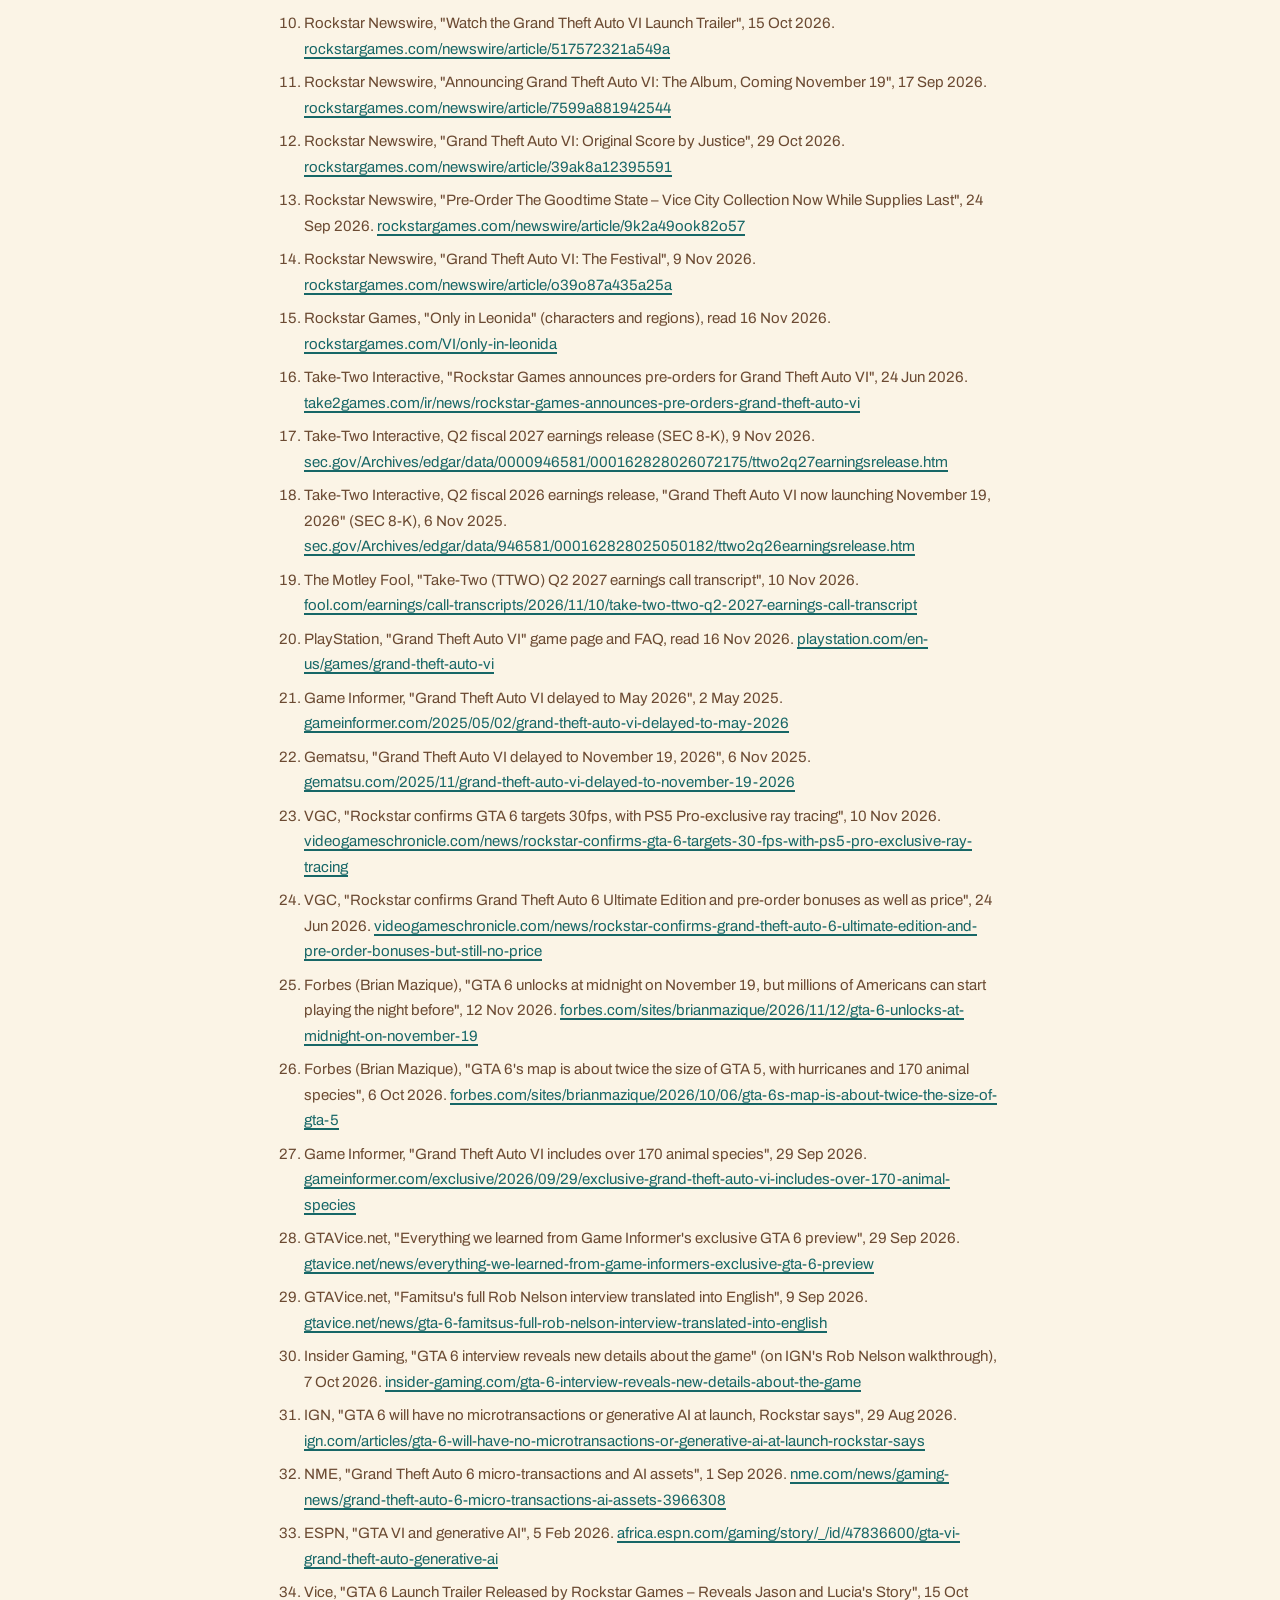
<file: articles/everything-confirmed.html>
<!doctype html>
<html lang="en">
<head>
<meta charset="utf-8">
<meta name="viewport" content="width=device-width, initial-scale=1">
<link rel="icon" href="../favicon.ico" sizes="any">
<link rel="icon" type="image/png" sizes="32x32" href="../img/favicon-32.png">
<link rel="icon" type="image/png" sizes="192x192" href="../img/favicon-192.png">
<link rel="apple-touch-icon" href="../img/apple-touch-icon.png">
<meta name="theme-color" content="#3e2113">
<title>GTA 6: Everything We Know | GTA 6 Lowdown</title>
<meta name="description" content="GTA 6 explained: release date history, PS5 and Xbox performance, PC status, editions and prices, story, Leonida, gameplay, trailers and what's still unannounced.">
<link rel="canonical" href="https://gta6lowdown.github.io/articles/everything-confirmed.html">
<link rel="preconnect" href="https://fonts.googleapis.com">
<link rel="preconnect" href="https://fonts.gstatic.com" crossorigin>
<link rel="stylesheet" href="https://fonts.googleapis.com/css2?family=Anton&family=Archivo:wght@400;600;700&family=Caveat:wght@600&family=Permanent+Marker&display=swap">
<script type="application/ld+json">
{"@context":"https://schema.org","@type":"Article","headline":"GTA 6: everything we know","description":"A guide to everything Rockstar has said about GTA 6 before launch: release date history, platforms and performance, PC status, editions and prices, story, setting, gameplay, trailers and online.","datePublished":"2026-11-16","dateModified":"2026-11-16","image":"https://gta6lowdown.github.io/img/hero_jason-lucia.jpg","author":{"@type":"Organization","name":"GTA 6 Lowdown","url":"https://gta6lowdown.github.io"},"publisher":{"@type":"Organization","name":"GTA 6 Lowdown","logo":{"@type":"ImageObject","url":"https://gta6lowdown.github.io/img/logo.png"}},"mainEntityOfPage":"https://gta6lowdown.github.io/articles/everything-confirmed.html"}
</script>
<style>
:root{
  --brown:#3e2113; --brown-mid:#533927; --orange:#e28202; --orange-b:#ef9706; --white:#fefefb;
  --paper:#f3e6cc; --cork:#b98a52; --sticky:#fbe98c; --teal:#176767; --red:#b8322a; --dusk:#4a2c4f;
  --ground:#fbf4e6; --text:#3e2113; --muted:#6b4a32; --panel:#f3e6cc; --card:#fffdf8; --focus:#176767;
  --display:"Anton",Impact,"Arial Narrow",sans-serif; --marker:"Permanent Marker","Comic Sans MS",cursive;
  --hand:"Caveat","Segoe Print",cursive; --body:"Archivo",system-ui,sans-serif;
  --shadow:4px 6px 0 rgba(0,0,0,.35); --shadow-lift:6px 12px 0 rgba(0,0,0,.35);
}
html[data-theme="dark"] .kicker{color:#b25e00}
html[data-theme="dark"]{--ground:#f3e6cc; --text:#3e2113; --muted:#6b4a32; --panel:#e9d6b2; --card:#f3e6cc; --focus:#ef9706}
*{box-sizing:border-box}
html{scroll-behavior:smooth}
@media (prefers-reduced-motion:reduce){html{scroll-behavior:auto}*{transition:none!important;animation:none!important}}
body{margin:0;background:var(--ground);color:var(--text);font-family:var(--body);font-size:17px;line-height:1.55}
a{color:inherit}
:focus-visible{outline:3px solid var(--focus);outline-offset:3px}
.wrap{max-width:1180px;margin:0 auto;padding:0 20px}
h1,h2,h3{font-family:var(--display);font-weight:400;letter-spacing:.01em;line-height:1.05;margin:0}
h2{font-size:clamp(34px,5vw,54px)}
h2 .w{color:var(--text)} h2 .o{color:var(--orange)}
.kicker{font-family:var(--marker);color:#b25e00;font-size:18px;margin:0 0 6px}
.lede{color:var(--muted);max-width:62ch;margin:10px 0 0}
section{padding:72px 0;position:relative}
.skip{position:absolute;left:-999px;top:0;background:var(--sticky);color:var(--brown);padding:10px 14px;z-index:99}
.skip:focus{left:10px;top:10px}

/* torn paper band */
.torn{background:var(--orange);clip-path:polygon(0 14%,6% 4%,13% 16%,21% 2%,30% 12%,38% 0,47% 13%,56% 3%,64% 15%,73% 1%,82% 12%,90% 2%,100% 10%,100% 88%,93% 100%,84% 86%,75% 97%,66% 85%,57% 99%,48% 87%,39% 98%,30% 86%,21% 97%,12% 85%,5% 96%,0 86%)}

/* nav */
header.top{position:sticky;top:0;z-index:50;background:var(--brown);border-bottom:4px solid var(--orange)}
.nav{display:flex;align-items:center;gap:16px;min-height:68px}
.brand{display:flex;align-items:center;gap:10px;text-decoration:none}
.brand img{width:48px;height:48px}
.brand span{font-family:var(--display);font-size:24px;color:var(--white)} .brand b{font-weight:400;color:var(--orange)}
.nav ul{display:flex;gap:4px;list-style:none;margin:0 0 0 auto;padding:0;flex-wrap:wrap}
.nav ul a{display:block;font-family:var(--display);font-size:17px;letter-spacing:.03em;color:var(--white);text-decoration:none;padding:8px 10px}
.nav ul a:hover{color:var(--orange-b)}
.stars{display:flex;gap:2px;margin-left:8px}
.stars svg{width:20px;height:20px}
.navtoggle{display:none;margin-left:auto;background:none;border:2px solid var(--orange);color:var(--white);font-family:var(--display);font-size:16px;padding:6px 12px;cursor:pointer}
@media (max-width:900px){
  .navtoggle{display:block}
  .nav{flex-wrap:wrap}
  .nav ul{display:none;width:100%;flex-direction:column;padding-bottom:12px}
  .nav ul.open{display:flex}
  .stars{display:none}
}

/* hero */
.hero{padding:0;background:#fbf4e6;color:var(--brown);overflow:hidden}
.hero .band{position:absolute;inset:18% -5% 22% -5%;transform:rotate(-4deg)}
.hero .inner{position:relative;display:grid;grid-template-columns:1.2fr .8fr;gap:30px;align-items:center;padding:70px 20px 80px}
.hero h1{font-size:clamp(56px,9vw,120px);line-height:.92}
.hero h1 .w{color:var(--white);text-shadow:-3px -3px 0 var(--brown),3px -3px 0 var(--brown),-3px 3px 0 var(--brown),3px 3px 0 var(--brown),0 4px 0 var(--brown),6px 8px 0 rgba(0,0,0,.25)} .hero h1 .o{color:var(--brown)}
.hero p.tag{font-family:var(--marker);font-size:22px;margin:14px 0 22px;color:var(--brown)}
.mast{width:120px;height:auto;position:absolute;right:6%;top:6%}
.wanted-hint{display:flex;align-items:center;gap:10px;margin:22px 0 0;font-family:var(--marker);font-size:18px;color:var(--brown)}
.wanted-hint svg polygon{stroke:var(--brown)}
.wanted-hint svg{width:26px;height:26px}
.countdown{background:var(--paper);color:var(--brown);padding:20px 22px;box-shadow:var(--shadow);transform:rotate(2deg);max-width:360px;justify-self:end}
.countdown h3{font-size:22px;color:var(--teal)}
.countdown .num{display:grid;grid-template-columns:repeat(4,1fr);gap:8px;margin:12px 0 8px;text-align:center}
.countdown .num b{display:block;font-family:var(--display);font-size:40px;font-weight:400;line-height:1}
.countdown .num small{font-size:12px;letter-spacing:.06em;text-transform:uppercase}
.countdown p{margin:0;font-size:14px}
@media (max-width:820px){.hero .inner{grid-template-columns:1fr}.countdown{justify-self:start}.mast{display:none}}

.btn{display:inline-flex;align-items:center;gap:8px;font-family:var(--display);font-size:20px;letter-spacing:.03em;text-decoration:none;padding:12px 20px;border:0;cursor:pointer;box-shadow:var(--shadow);transition:transform .15s,box-shadow .15s}
.btn:hover{transform:translateY(-3px);box-shadow:var(--shadow-lift)}
.btn.dark{background:var(--brown);color:var(--white)}
.btn.orange{background:var(--orange);color:var(--brown)}
.btn.paper{background:var(--paper);color:var(--brown)}
.btn.teal{background:var(--teal);color:var(--white)}
.btns{display:flex;flex-wrap:wrap;gap:12px}

/* latest */
.latest{display:grid;grid-template-columns:1.3fr 1fr;gap:28px;align-items:center;margin-top:28px}
@media (max-width:820px){.latest{grid-template-columns:1fr}}

/* video cards */
.filters{display:flex;flex-wrap:wrap;gap:8px;margin:24px 0}
.filters button{font-family:var(--display);font-size:16px;letter-spacing:.03em;background:transparent;color:var(--text);border:2px solid var(--orange);padding:7px 14px;cursor:pointer}
.filters button[aria-pressed="true"]{background:var(--orange);color:var(--brown)}
.grid{display:grid;grid-template-columns:repeat(auto-fill,minmax(260px,1fr));gap:26px}
.vcard{display:block;text-decoration:none;color:var(--brown);background:var(--card);border-top:6px solid var(--orange);box-shadow:var(--shadow);transition:transform .15s,box-shadow .15s}
.vcard:hover,.vcard:focus-visible{transform:translateY(-4px) rotate(-.6deg);box-shadow:var(--shadow-lift)}
.thumb{position:relative;aspect-ratio:16/9;background:var(--brown-mid);overflow:hidden;display:flex;align-items:center;justify-content:center}
.thumb img{position:absolute;inset:0;width:100%;height:100%;object-fit:cover}
.thumb .fb{font-family:var(--display);color:var(--orange);font-size:54px;opacity:.9}
.thumb .play{position:absolute;right:10px;bottom:10px;background:var(--orange);color:var(--brown);font-family:var(--display);font-size:14px;padding:4px 10px}
.vcard .meta{padding:14px 16px 16px}
.vcard h3{font-size:21px;line-height:1.15}
.vcard p{margin:8px 0 0;font-size:14px;color:#6b4a32}
.chip{display:inline-block;font-family:var(--display);font-size:13px;letter-spacing:.04em;padding:2px 8px;margin-bottom:8px}
.chip.ex{background:var(--teal);color:var(--white)} .chip.mu{background:var(--orange);color:var(--brown)} .chip.ch{background:var(--brown);color:var(--white)}
.vcard[hidden]{display:none}

/* corkboard news */
.cork{background:var(--cork);padding:34px;border:14px solid var(--brown-mid);box-shadow:var(--shadow);display:grid;grid-template-columns:repeat(auto-fill,minmax(250px,1fr));gap:30px;margin-top:28px}
.clip{background:var(--paper);color:var(--brown);padding:20px 18px 18px;box-shadow:var(--shadow);position:relative}
.clip:nth-child(3n+1){transform:rotate(-1.5deg)} .clip:nth-child(3n+2){transform:rotate(1.2deg)} .clip:nth-child(3n){transform:rotate(-.6deg)}
.clip::before{content:"";position:absolute;top:-8px;left:50%;width:16px;height:16px;border-radius:999px;background:var(--red);box-shadow:1px 2px 0 rgba(0,0,0,.3);transform:translateX(-50%)}
.clip time{font-size:13px;color:#6b4a32}
.clip h3{font-size:22px;margin:4px 0 8px;line-height:1.1}
.clip p{margin:0 0 10px;font-size:15px}
.clip .src{font-size:13px}
.stamp{display:inline-block;font-family:var(--display);font-size:18px;letter-spacing:.06em;border:3px solid;padding:0 10px;transform:rotate(-4deg);margin-bottom:6px}
.stamp.yes{color:var(--teal)} .stamp.no{color:#b25e00}
.clip.sticky{background:var(--sticky)}
.clip.sticky p{font-family:var(--hand);font-size:24px;line-height:1.2}

/* shorts */
.phones{display:flex;gap:24px;overflow-x:auto;padding:18px 4px 26px;margin-top:20px;scroll-snap-type:x mandatory}
.phone{flex:0 0 210px;aspect-ratio:9/16;background:#140a04;border-radius:26px;padding:12px;box-shadow:var(--shadow);scroll-snap-align:start}
.phone .scr{height:100%;border-radius:16px;background:var(--dusk);color:var(--white);display:flex;flex-direction:column;justify-content:flex-end;padding:16px}
.phone .scr b{font-family:var(--display);font-weight:400;font-size:22px;line-height:1.1}
.phone .scr span{font-size:13px;color:var(--muted)}
.note{background:var(--sticky);color:var(--brown);font-family:var(--hand);font-size:24px;padding:14px 18px;box-shadow:var(--shadow);display:inline-block;transform:rotate(-1deg)}

/* quiz */
.quizbox{display:grid;grid-template-columns:1fr 1fr;gap:28px;margin-top:28px}
@media (max-width:820px){.quizbox{grid-template-columns:1fr}}
.quizbox .machine.lead .answers .btn{font-size:17px}
.machine{background:var(--brown-mid);border:6px solid var(--orange);padding:26px;box-shadow:var(--shadow);color:var(--white)}
.screen{background:var(--dusk);padding:22px;min-height:190px;display:flex;flex-direction:column;justify-content:center}
.screen .q{font-family:var(--display);font-size:26px;line-height:1.15}
.screen .fbk{margin-top:12px;font-size:15px;color:var(--sticky);min-height:44px}
.answers{display:flex;gap:12px;margin-top:16px;flex-wrap:wrap}
.answers .btn{flex:1;justify-content:center;min-width:140px}
.score{font-family:var(--display);font-size:18px;margin-top:14px;color:var(--orange-b)}
.soon{background:var(--card);color:var(--brown);padding:24px;box-shadow:var(--shadow)}
.soon h3{font-size:28px}
.soon ul{margin:12px 0 0;padding-left:20px}

/* old games */
.shelf{display:grid;grid-template-columns:repeat(5,1fr);gap:16px;margin-top:28px;border-bottom:16px solid var(--brown-mid);padding-bottom:0}
@media (max-width:900px){.shelf{grid-template-columns:repeat(2,1fr);border-bottom:0}}
.case{background:var(--card);color:var(--brown);box-shadow:var(--shadow);display:flex;flex-direction:column}
.case .spine{font-family:var(--display);font-size:28px;padding:16px;line-height:1}
.case:nth-child(1) .spine{background:var(--brown-mid);color:var(--paper)}
.case:nth-child(2) .spine{background:#c8467a;color:var(--white)}
.case:nth-child(3) .spine{background:var(--orange);color:var(--brown)}
.case:nth-child(4) .spine{background:var(--teal);color:var(--white)}
.case:nth-child(5) .spine{background:var(--brown);color:var(--orange)}
.case .body{padding:14px 16px 18px;font-size:15px;flex:1;display:flex;flex-direction:column}
.case .yr{font-family:var(--marker);color:#b25e00}
.case a{margin-top:auto;padding-top:10px;font-weight:700}

/* info notebook */
.notebook{background:var(--paper);color:var(--brown);box-shadow:var(--shadow);margin-top:28px;border-left:22px solid var(--teal);background-image:repeating-linear-gradient(transparent 0 33px,#e0cba4 33px 34px)}
details{border-bottom:2px dashed #d8c3a5;padding:0 24px}
summary{font-family:var(--display);font-size:24px;padding:18px 0;cursor:pointer;list-style:none;display:flex;justify-content:space-between;gap:12px}
summary::after{content:"+";color:var(--orange)} details[open] summary::after{content:"–"}
details .ans{padding:0 0 20px;max-width:75ch}
details .ans p{margin:0 0 10px}

/* socials */
.cards{display:grid;grid-template-columns:repeat(auto-fill,minmax(200px,1fr));gap:24px;margin-top:28px}
.post{display:block;text-decoration:none;padding:24px 20px;box-shadow:var(--shadow);transition:transform .15s,box-shadow .15s}
.post:hover,.post:focus-visible{transform:translateY(-4px) rotate(1deg);box-shadow:var(--shadow-lift)}
.post b{display:block;font-family:var(--display);font-weight:400;font-size:30px;line-height:1}
.post span{font-family:var(--marker);font-size:16px}
.p1{background:var(--orange);color:var(--brown)} .p2{background:var(--paper);color:var(--brown)} .p3{background:var(--teal);color:var(--white)}
.p4{background:var(--brown-mid);color:var(--white);border:3px solid var(--orange)} .p5{background:var(--sticky);color:var(--brown)}

/* fun */
.funrow{display:grid;grid-template-columns:repeat(auto-fill,minmax(260px,1fr));gap:24px;margin-top:28px}
.fun{background:var(--card);border-top:6px solid var(--teal);padding:22px;box-shadow:var(--shadow)}
.fun h3{font-size:26px;color:#b25e00}
.fun p{margin:8px 0 14px}
.factout{font-family:var(--hand);font-size:24px;line-height:1.2;min-height:60px;background:var(--sticky);color:var(--brown);padding:10px 14px;margin-top:12px}

section.band-or{background:var(--orange);color:var(--brown)}
section.band-or h2 .w{color:var(--brown)} section.band-or h2 .o{color:var(--white)} section.band-or .kicker{color:var(--brown)} section.band-or .lede{color:var(--brown)}
.tipgrid{display:grid;grid-template-columns:repeat(auto-fill,minmax(300px,1fr));gap:24px;margin-top:28px}
.tip{background:var(--card);color:var(--brown);padding:22px;box-shadow:var(--shadow);border-left:8px solid var(--orange)}
.tip .tn{font-family:var(--display);font-size:40px;color:var(--orange);line-height:1}
.tip h3{font-size:24px;margin:6px 0 8px}
.tip p{margin:0 0 8px;font-size:15px}
.tip .src{font-size:13px;color:#6b4a32;margin:0}
.tip.sticky{background:var(--sticky);border-left:0;font-family:var(--hand);font-size:24px}
.tip.sticky p{font-size:24px}
.cheatwrap{display:grid;grid-template-columns:.8fr 1.6fr;gap:28px;margin-top:28px;align-items:start}
@media (max-width:820px){.cheatwrap{grid-template-columns:1fr}}
.gta6cheat{background:var(--brown);color:var(--white);padding:26px;box-shadow:var(--shadow)}
.gta6cheat h3{font-size:30px;margin:8px 0}
.gta6cheat .stamp{color:var(--orange-b)}
.cheatbox{background:var(--card);color:var(--brown);padding:24px;box-shadow:var(--shadow)}
.cheatbox h3{font-size:28px}
.small{font-size:14px;color:#6b4a32}
.tablewrap{overflow-x:auto}
table{border-collapse:collapse;width:100%;min-width:520px;margin:12px 0}
th,td{text-align:left;padding:10px 8px;border-bottom:2px dashed #e0cba4}
th{font-family:var(--display);font-weight:400;font-size:16px;letter-spacing:.04em;color:#b25e00}
td:nth-child(2),td:nth-child(3){font-family:ui-monospace,Consolas,monospace;font-weight:700}
.copy{font-family:var(--display);font-size:14px;background:var(--teal);color:var(--white);border:0;padding:6px 10px;cursor:pointer}
.mapbox{display:grid;grid-template-columns:1.4fr 1fr;gap:28px;margin-top:28px;align-items:center}
.mapbox svg{width:100%;height:auto;box-shadow:var(--shadow)}
@media (max-width:820px){.mapbox{grid-template-columns:1fr}}
.mapnotes p{margin:0 0 12px}
footer{background:#2a170c;color:var(--muted);padding:40px 0 60px;font-size:14px}
footer .wrap{display:grid;gap:12px}
footer img{width:56px}
.toast{position:fixed;left:50%;bottom:24px;transform:translateX(-50%);background:var(--sticky);color:var(--brown);font-family:var(--marker);padding:12px 18px;box-shadow:var(--shadow);z-index:80}
.toast[hidden]{display:none}
.sr{position:absolute;width:1px;height:1px;overflow:hidden;clip:rect(0 0 0 0)}

/* official Rockstar images */
.credit{font-size:13px;color:var(--muted);margin:18px 0 0}
section.band-or .credit{color:var(--brown)}
.heroside{justify-self:end;max-width:420px;width:100%;position:relative}
.heroart{margin:0 0 -22px 20px;background:var(--white);padding:10px 10px 12px;box-shadow:var(--shadow);transform:rotate(-3deg);position:relative}
.heroart::before{content:"";position:absolute;top:-12px;left:50%;width:90px;height:26px;background:rgba(251,233,140,.85);transform:translateX(-50%) rotate(2deg);box-shadow:1px 1px 0 rgba(0,0,0,.15)}
.heroart img{display:block;width:100%;height:auto;aspect-ratio:16/10;object-fit:cover;object-position:50% 30%}
.heroart figcaption{font-size:12px;color:var(--muted);margin-top:6px;text-align:right}
.heroside .countdown{position:relative;z-index:1;max-width:none;margin-left:auto;width:88%}
@media (max-width:820px){.heroside{justify-self:start}}
.thumb img.fbimg{z-index:0}
.thumb img.yt{z-index:2}
.thumb .fb{position:relative;z-index:1;text-shadow:3px 3px 0 var(--brown)}
.thumb .play{z-index:3}
.clip .pic{display:block;width:100%;aspect-ratio:16/9;object-fit:cover;border:6px solid var(--white);box-shadow:2px 3px 0 rgba(0,0,0,.25);margin:4px 0 10px}
.tip .pic{display:block;width:calc(100% + 44px);margin:-22px -22px 14px;aspect-ratio:16/9;object-fit:cover}
.tip .pic.top{object-position:50% 25%}
.nbart{display:block;width:100%;height:320px;object-fit:cover;object-position:50% 2%;border-bottom:6px solid var(--orange)}
.case .art{display:block;width:100%;aspect-ratio:4/3;object-fit:cover;border-bottom:4px solid var(--brown)}

/* ===== liquid glass layer (v02) ===== */
:root{
  --glass:linear-gradient(135deg,rgba(255,255,255,.62),rgba(255,250,240,.28));
  --glass-dark:linear-gradient(135deg,rgba(83,57,39,.62),rgba(62,33,19,.42));
  --glass-edge:1px solid rgba(255,255,255,.65);
  --glass-edge-dark:1px solid rgba(255,255,255,.16);
  --glass-shadow:0 10px 30px rgba(62,33,19,.16),0 2px 6px rgba(62,33,19,.10),inset 0 1px 0 rgba(255,255,255,.85),inset 0 -1px 0 rgba(255,255,255,.25);
  --glass-shadow-dark:0 12px 34px rgba(20,10,4,.35),inset 0 1px 0 rgba(255,255,255,.22);
  --blur:blur(18px) saturate(170%);
  --r:18px;
}
/* soft colour blobs so the glass has something to bend */
body{background:var(--ground)}
body::before{content:"";position:fixed;inset:0;z-index:-1;pointer-events:none;background:
  radial-gradient(900px 600px at 8% 12%,rgba(226,130,2,.10),transparent 60%),
  radial-gradient(800px 600px at 92% 38%,rgba(23,103,103,.08),transparent 60%),
  radial-gradient(900px 700px at 20% 78%,rgba(226,130,2,.08),transparent 60%)}
section[style*="--panel"]{background:linear-gradient(180deg,rgba(243,230,204,.85),rgba(243,230,204,.6))!important}

/* header: frosted brown */
header.top{background:rgba(62,33,19,.72);-webkit-backdrop-filter:var(--blur);backdrop-filter:var(--blur);border-bottom:0;box-shadow:0 1px 0 rgba(255,255,255,.10) inset,0 2px 0 var(--orange),0 10px 30px rgba(20,10,4,.25)}
.nav ul a{border-radius:999px;transition:background .2s,color .2s}
.nav ul a:hover{background:rgba(255,255,255,.10);color:var(--orange-b)}
.navtoggle{border-radius:999px;background:rgba(255,255,255,.08)}

/* glass surfaces */
.countdown,.vcard,.tip,.soon,.cheatbox,.fun,.case,.notebook,.filters,.heroart,.toast{
  border-radius:var(--r)}
.countdown,.vcard,.tip:not(.sticky),.soon,.cheatbox,.fun,.case{
  background:var(--glass);border:var(--glass-edge);box-shadow:var(--glass-shadow);
  -webkit-backdrop-filter:var(--blur);backdrop-filter:var(--blur);overflow:hidden;position:relative}
/* specular sheen across the top of each pane */
.countdown::after,.vcard::after,.tip:not(.sticky)::after,.soon::after,.cheatbox::after,.fun::after,.case::after,.machine::after,.post::after{
  content:"";position:absolute;inset:0 0 auto 0;height:46%;pointer-events:none;border-radius:inherit;
  background:linear-gradient(180deg,rgba(255,255,255,.38),rgba(255,255,255,0));mix-blend-mode:soft-light}

/* hero */
.hero{background:radial-gradient(700px 420px at 78% 40%,rgba(255,255,255,.55),transparent 70%),#fbf4e6}
.heroart{padding:8px;background:rgba(255,255,255,.55);border:var(--glass-edge);box-shadow:var(--glass-shadow);-webkit-backdrop-filter:var(--blur);backdrop-filter:var(--blur)}
.heroart img{border-radius:12px}
.heroart::before{border-radius:3px}
.heroart figcaption{padding:0 4px}
.countdown{transform:rotate(1.2deg);padding:22px 24px}
.countdown .num>div{background:rgba(255,255,255,.45);border:1px solid rgba(255,255,255,.7);border-radius:12px;padding:8px 0 6px;box-shadow:inset 0 1px 0 rgba(255,255,255,.9)}

/* buttons: glossy pills */
.btn{border-radius:999px;box-shadow:0 8px 20px rgba(62,33,19,.22),inset 0 1px 0 rgba(255,255,255,.45),inset 0 -2px 0 rgba(0,0,0,.12);position:relative;overflow:hidden}
.btn::before{content:"";position:absolute;inset:0 0 45% 0;border-radius:999px 999px 40% 40%/999px 999px 100% 100%;background:linear-gradient(180deg,rgba(255,255,255,.32),rgba(255,255,255,0));pointer-events:none}
.btn:hover{box-shadow:0 14px 28px rgba(62,33,19,.28),inset 0 1px 0 rgba(255,255,255,.5),inset 0 -2px 0 rgba(0,0,0,.12)}
.btn.paper{background:rgba(255,255,255,.6);border:var(--glass-edge);-webkit-backdrop-filter:var(--blur);backdrop-filter:var(--blur)}
.copy{border-radius:999px;box-shadow:inset 0 1px 0 rgba(255,255,255,.35)}

/* video filters: segmented glass */
.filters{display:inline-flex;padding:6px;background:var(--glass);border:var(--glass-edge);box-shadow:var(--glass-shadow);-webkit-backdrop-filter:var(--blur);backdrop-filter:var(--blur);border-radius:999px}
.filters button{border:0;border-radius:999px;transition:background .2s,box-shadow .2s}
.filters button[aria-pressed="true"]{box-shadow:0 4px 12px rgba(226,130,2,.35),inset 0 1px 0 rgba(255,255,255,.5)}
@media (max-width:620px){.filters{display:flex;flex-wrap:nowrap;overflow-x:auto;max-width:100%;scrollbar-width:none}.filters::-webkit-scrollbar{display:none}.filters button{white-space:nowrap;flex:0 0 auto}}

/* video cards */
.vcard{border-top:0}
.vcard .thumb{border-radius:12px;margin:8px 8px 0}
.vcard:hover,.vcard:focus-visible{transform:translateY(-5px);box-shadow:0 18px 40px rgba(62,33,19,.22),inset 0 1px 0 rgba(255,255,255,.9)}
.thumb .play{border-radius:999px;background:rgba(62,33,19,.45);color:var(--white);border:1px solid rgba(255,255,255,.35);-webkit-backdrop-filter:blur(10px) saturate(160%);backdrop-filter:blur(10px) saturate(160%);padding:5px 12px}
.latest .vcard .thumb{margin:10px}
.chip{border-radius:999px;padding:3px 10px}

/* news wall: paper clippings stay, the board gets a glass frame */
.cork{border-radius:24px;border:0;box-shadow:inset 0 0 0 10px rgba(83,57,39,.85),inset 0 0 0 11px rgba(255,255,255,.25),0 16px 40px rgba(62,33,19,.25)}
.clip .pic{border-radius:4px}

/* tips */
.tip{border-left:0}
.tip:not(.sticky){border-top:5px solid var(--orange)}
.tip .pic{margin-top:-27px}
.tip.sticky{border-radius:6px}

/* notebook and cases */
.notebook{overflow:hidden;box-shadow:var(--glass-shadow)}
.case{border:var(--glass-edge)}
.case .spine{position:relative}
.case .spine::after{content:"";position:absolute;inset:0 0 50% 0;background:linear-gradient(180deg,rgba(255,255,255,.28),rgba(255,255,255,0))}
.case .art{border-bottom:0}
.shelf{border-bottom:0;gap:20px}

/* shorts phones: glass screens */
.phone{border-radius:30px;background:linear-gradient(160deg,#2a170c,#140a04);box-shadow:0 18px 40px rgba(20,10,4,.35),inset 0 1px 0 rgba(255,255,255,.18)}
.phone .scr{border-radius:20px;background:
  radial-gradient(120% 80% at 20% 0%,rgba(239,151,6,.55),transparent 60%),
  radial-gradient(120% 80% at 100% 100%,rgba(23,103,103,.6),transparent 60%),var(--dusk);position:relative;overflow:hidden}
.phone .scr span{color:rgba(255,255,255,.75)}
.phone .scr b{background:rgba(255,255,255,.12);border:1px solid rgba(255,255,255,.25);border-radius:14px;padding:10px 12px;margin-top:6px;-webkit-backdrop-filter:blur(12px);backdrop-filter:blur(12px)}

/* quiz machines: dark glass */
.machine{border:0;border-radius:24px;background:var(--glass-dark),var(--brown-mid);box-shadow:var(--glass-shadow-dark),inset 0 0 0 2px rgba(226,130,2,.7);position:relative;overflow:hidden}
.screen{border-radius:16px;background:radial-gradient(120% 90% at 0% 0%,rgba(239,151,6,.35),transparent 60%),radial-gradient(120% 90% at 100% 100%,rgba(23,103,103,.45),transparent 60%),var(--dusk);border:1px solid rgba(255,255,255,.15);box-shadow:inset 0 1px 0 rgba(255,255,255,.2)}
.gta6cheat{border-radius:var(--r);background:var(--glass-dark),var(--brown);box-shadow:var(--glass-shadow-dark)}

/* socials: tinted glass tiles */
.post{border-radius:var(--r);position:relative;overflow:hidden;border:1px solid rgba(255,255,255,.4);box-shadow:0 10px 26px rgba(62,33,19,.2),inset 0 1px 0 rgba(255,255,255,.5)}
.post:hover,.post:focus-visible{transform:translateY(-5px)}
.p2{background:var(--glass);-webkit-backdrop-filter:var(--blur);backdrop-filter:var(--blur)}
.p4{border:1px solid rgba(239,151,6,.6)}

/* fun */
.fun{border-top:0}
.fun::before{content:"";position:absolute;left:0;right:0;top:0;height:4px;background:var(--teal)}
.factout{border-radius:12px}

/* toast */
.toast{background:rgba(251,233,140,.75);border:var(--glass-edge);-webkit-backdrop-filter:var(--blur);backdrop-filter:var(--blur);box-shadow:var(--glass-shadow);border-radius:999px}

/* map */
.mapbox svg{border-radius:var(--r)}

/* footer: deeper glass */
footer{background:linear-gradient(180deg,#2a170c,#1c0f07);box-shadow:inset 0 1px 0 rgba(255,255,255,.08)}
footer p{color:#b89b7f}

/* where glass isn't supported or people ask for less transparency */
@supports not ((backdrop-filter:blur(1px)) or (-webkit-backdrop-filter:blur(1px))){
  .countdown,.vcard,.tip:not(.sticky),.soon,.cheatbox,.fun,.case,.filters,.heroart,.btn.paper,.p2,.toast{background:var(--card)}
  header.top{background:var(--brown)}
}
@media (prefers-reduced-transparency:reduce){
  .countdown,.vcard,.tip:not(.sticky),.soon,.cheatbox,.fun,.case,.filters,.heroart,.btn.paper,.p2,.toast{background:var(--card);backdrop-filter:none;-webkit-backdrop-filter:none}
  header.top{background:var(--brown);backdrop-filter:none}
}
</style>
<style>
/* article styles */
.article{max-width:760px;margin:0 auto;padding:40px 20px 80px;font-size:18px;line-height:1.7}
.article h1{font-size:clamp(44px,8vw,76px);line-height:.95;margin:6px 0 14px}
.article h1 .o{color:var(--orange)}
.article h2{font-size:38px;margin:56px 0 16px;padding-bottom:10px;position:relative;scroll-margin-top:90px}
.article h2::after{content:"";position:absolute;left:0;bottom:0;width:72px;height:5px;border-radius:999px;background:var(--orange)}
.article h3{font-size:26px;margin:32px 0 10px;scroll-margin-top:90px}
.article p{margin:0 0 16px}
.article ul,.article ol{margin:0 0 18px;padding-left:24px}
.article li{margin:0 0 8px}
.article a{color:var(--teal);text-decoration-thickness:2px;text-underline-offset:3px}
.article a.btn{color:var(--brown);text-decoration:none}
.intro{font-size:20px}
.updated{font-size:14px;color:var(--muted);margin:0 0 22px}
.quick,.toc,.callout,.tablewrap,.related a{background:var(--glass);border:var(--glass-edge);box-shadow:var(--glass-shadow);-webkit-backdrop-filter:var(--blur);backdrop-filter:var(--blur);border-radius:var(--r)}
.quick{padding:22px;margin:26px 0}
.quick h2,.toc h2{font-size:26px;margin:0 0 12px;padding:0}
.quick h2::after,.toc h2::after{display:none}
.quick ul{margin:0;padding-left:22px}
.toc{padding:20px 22px;margin:26px 0}
.toc ol{margin:0;padding-left:22px;columns:2;column-gap:28px;font-size:16px}
.toc li{break-inside:avoid}
@media (max-width:560px){.toc ol{columns:1}}
.callout{padding:22px 22px 22px 26px;margin:28px 0;border-left:6px solid var(--orange)}
.callout h3{margin:0 0 8px;font-size:24px}
.callout p{margin:0 0 14px}
.callout .btn{font-size:18px}
.tablewrap{margin:20px 0 24px;padding:6px 10px}
.tablewrap table{margin:0;font-size:15px;line-height:1.45}
.tablewrap td:nth-child(2),.tablewrap td:nth-child(3){font-family:var(--body);font-weight:400}
.tablewrap tbody tr:nth-child(odd){background:rgba(255,255,255,.35)}
.tablewrap caption{text-align:left;font-size:14px;color:var(--muted);padding:8px 8px 2px}
.hero-img{display:block;width:100%;height:auto;border-radius:18px;box-shadow:var(--glass-shadow)}
.article .credit{margin:8px 0 24px}
figure{margin:24px 0}
.sources{font-size:15px;color:var(--muted);word-break:break-word;overflow-wrap:anywhere;padding-left:26px}
.sources li{margin:0 0 8px}
.related{display:grid;grid-template-columns:repeat(auto-fill,minmax(200px,1fr));gap:18px;margin:20px 0 0}
.related a{display:block;padding:18px;text-decoration:none;color:var(--brown);transition:transform .15s}
.related a:hover,.related a:focus-visible{transform:translateY(-4px)}
.related b{display:block;font-family:var(--display);font-weight:400;font-size:22px;line-height:1.1;margin-bottom:6px}
.related span{font-size:14px;color:var(--muted)}
.crumb{font-size:14px;margin:0 0 4px}
.crumb a{color:var(--muted)}
@supports not ((backdrop-filter:blur(1px)) or (-webkit-backdrop-filter:blur(1px))){.quick,.toc,.callout,.tablewrap,.related a{background:var(--card)}}
@media (prefers-reduced-transparency:reduce){.quick,.toc,.callout,.tablewrap,.related a{background:var(--card);backdrop-filter:none;-webkit-backdrop-filter:none}}
</style>
</head>
<body>
<a class="skip" href="#main">Skip to content</a>

<header class="top">
  <div class="wrap nav">
    <a class="brand" href="../index.html"><img src="../img/logo.png" alt=""><span>GTA 6 <b>LOWDOWN</b></span></a>
    <button class="navtoggle" type="button" aria-expanded="false" aria-controls="navlist">MENU</button>
    <ul id="navlist">
      <li><a href="../index.html">Home</a></li>
      <li><a href="../news.html">News</a></li>
      <li><a href="../tips.html">Tips</a></li>
      <li><a href="../guides.html" aria-current="page">Guides</a></li>
      <li><a href="../leonida.html">Leonida</a></li>
      <li><a href="../games.html">Games</a></li>
      <li><a href="../cheats.html">Cheats</a></li>
      <li><a href="../old-games.html">Old games</a></li>
      <li><a href="../videos.html">Videos</a></li>
    </ul>
  </div>
</header>

<main id="main">
<article class="article">
  <p class="crumb"><a href="../guides.html">Articles</a></p>
  <p class="kicker">The pillar guide</p>
  <h1>GTA 6: <span class="o">everything we know</span></h1>
  <p class="updated">Updated 16 November 2026. Everything here is as of 16 November 2026, three days before launch.</p>

  <figure>
    <img class="hero-img" src="../img/hero_jason-lucia.jpg" alt="Official GTA 6 key art of Jason Duval and Lucia Caminos by a car under palm trees in Vice City" width="1600" height="900">
    <p class="credit">Images: Rockstar Games</p>
  </figure>

  <p class="intro">Grand Theft Auto VI comes out on Thursday 19 November 2026, at midnight local time, on PS5 and Xbox Series X|S. It's a single-player game about Jason Duval and Lucia Caminos, set in Vice City and the wider state of Leonida. There's no PC version announced, and Rockstar hasn't said anything about an online mode.</p>

  <aside class="quick" aria-labelledby="quick-h">
    <h2 id="quick-h">Quick answers</h2>
    <ul>
      <li><b>Release:</b> 19 November 2026, midnight local time, after two delays (from 2025, then from 26 May 2026).</li>
      <li><b>Platforms:</b> PS5 and Xbox Series X|S. Xbox One can stream it through Xbox Cloud Gaming. No PS4 version.</li>
      <li><b>Performance:</b> Rockstar says it's targeting 30 fps, and it hasn't announced a faster mode for any console. The PS5 Pro gets sharper image quality and ray-traced shadows.</li>
      <li><b>PC:</b> not announced. A Q1 2027 window is only a report from GamesBeat, based on anonymous sources.</li>
      <li><b>Price:</b> $79.99 for the Standard Edition, $99.99 for the digital-only Ultimate Edition.</li>
      <li><b>Pre-load:</b> open since 10 November. Rockstar says it needs up to 212 GB of free space, depending on your device.</li>
      <li><b>Online:</b> Rockstar calls GTA VI a single-player experience and has announced nothing about an online mode.</li>
      <li><b>Music:</b> 34-track album out on launch day; Justice's score album follows on 11 December 2026.</li>
    </ul>
  </aside>

  <nav class="toc" aria-labelledby="toc-h">
    <h2 id="toc-h">On this page</h2>
    <ol>
      <li><a href="#release">Release date history</a></li>
      <li><a href="#platforms">Platforms and performance</a></li>
      <li><a href="#pc">Is GTA 6 on PC?</a></li>
      <li><a href="#editions">Editions and prices</a></li>
      <li><a href="#story">Story and characters</a></li>
      <li><a href="#setting">Setting: Leonida</a></li>
      <li><a href="#gameplay">Gameplay systems</a></li>
      <li><a href="#trailers">Trailers and videos</a></li>
      <li><a href="#music">Music and radio</a></li>
      <li><a href="#online">Online</a></li>
      <li><a href="#unknown">What hasn't been announced</a></li>
      <li><a href="#sources">Sources</a></li>
    </ol>
  </nav>

  <h2 id="release">Release date history</h2>
  <p>GTA 6 has had a long road. Rockstar first said a new Grand Theft Auto was "well underway" in February 2022, then revealed it with Trailer 1 in December 2023, aiming for 2025. It slipped twice before landing on 19 November 2026.</p>
  <div class="tablewrap"><table>
    <caption>Key dates, from Rockstar and Take-Two</caption>
    <thead><tr><th scope="col">Date</th><th scope="col">What happened</th></tr></thead>
    <tbody>
      <tr><td>4 Feb 2022</td><td>Rockstar says development of the next GTA is well underway.</td></tr>
      <tr><td>4 Dec 2023</td><td>Trailer 1, released a little earlier than planned (it was due on 5 December). Release window: 2025, on PS5 and Xbox Series X|S.</td></tr>
      <tr><td>2 May 2025</td><td>First delay, from autumn 2025 to 26 May 2026. Rockstar apologises and says it needs the time for quality.</td></tr>
      <tr><td>6 Nov 2025</td><td>Second delay, to Thursday 19 November 2026, for extra polish.</td></tr>
      <tr><td>18 Jun 2026</td><td>Cover art revealed.</td></tr>
      <tr><td>24-25 Jun 2026</td><td>Editions and prices announced; pre-orders open on 25 June.</td></tr>
      <tr><td>3 Nov 2026</td><td>Pre-load moved forward from 12 to 10 November; launch time confirmed as midnight local.</td></tr>
      <tr><td>9 Nov 2026</td><td>Take-Two's boss Strauss Zelnick says Rockstar has finished development.</td></tr>
      <tr><td>10 Nov 2026</td><td>Pre-load opens on both consoles.</td></tr>
      <tr><td>12 Nov 2026</td><td>Physical copies (a code in a box) start reaching shops.</td></tr>
      <tr><td>19 Nov 2026</td><td>Launch, midnight local time.</td></tr>
    </tbody>
  </table></div>
  <p>Both delays came with the same reason: more time to reach the quality players expect. With development finished and pre-load live, there's no sign of a third one.</p>
  <h3>What time does it unlock?</h3>
  <p>Rockstar Support says midnight local time on 19 November, in all regions, on both consoles. One wrinkle: according to Forbes, US storefronts treat the whole country as one Eastern-time region, so players on the US West Coast may be able to start at 9 p.m. PT on 18 November. Rockstar hasn't addressed that, so check the countdown on your console. Xbox Cloud Gaming starts at 1 a.m. ET on 19 November. Our <a href="launch-day-guide.html">GTA 6 launch day guide</a> has a full time-zone table.</p>

  <h2 id="platforms">Platforms and performance</h2>
  <p>GTA VI is on two console families only: PlayStation 5 and Xbox Series X|S. PlayStation's own page says it's PS5-only on PlayStation, so there's no PS4 version, and there's no native Xbox One version either.</p>
  <ul>
    <li><b>Frame rate:</b> Rockstar says it's targeting 30 frames per second on both platforms, while pushing them to their limits. It gives no separate frame-rate target for the PS5 Pro, and outlets such as VGC report 30 fps on every console. Rockstar hasn't announced a 40 or 60 fps mode, and it hasn't given a rendering resolution.</li>
    <li><b>PS5 Pro:</b> PlayStation Spectral Super Resolution (PSSR) for a cleaner image, plus ray-traced shadows that only the Pro gets. It's a picture upgrade, not a frame-rate one.</li>
    <li><b>DualSense:</b> full haptics (adjustable in the accessibility settings), adaptive triggers, the controller speaker, Tempest 3D Audio and faster loading.</li>
    <li><b>Xbox Cloud Gaming:</b> you can stream it on Xbox Series X|S and Xbox One, using Series S graphics settings. Rockstar warns that your connection speed can affect how it runs.</li>
    <li><b>Remote Play:</b> supported on PlayStation and Xbox.</li>
    <li><b>Captured on PS5:</b> Rockstar says Trailer 2 and the Extended Look were captured in-game on PS5. According to Vice, Rockstar said the Launch Trailer came from a standard PS5, not a Pro.</li>
  </ul>
  <h3>Storage and pre-load</h3>
  <p>Pre-load opened on 10 November: at midnight local time on PS5, and at 12 a.m. GMT worldwide on Xbox (7 p.m. ET on 9 November in the US). Rockstar's figure is that the pre-load needs <b>up to 212 GB</b> of available space, depending on your device. That's an upper limit for the pre-load, not a final install size, and Rockstar hasn't given separate sizes for PS5, Series X or Series S. Pre-loading doesn't let you play early; the game stays locked until launch.</p>
  <h3>Physical copies and rating</h3>
  <p>The boxed version has no disc. It's a download code in a box. PlayStation codes are region-locked; Xbox codes aren't. The game is rated ESRB Mature, with in-game purchases noted on the rating.</p>

  <aside class="callout">
    <h3>Watch the video</h3>
    <p>Before you start that 212 GB download, there's one PS5 setting worth checking. We walk through pre-load, storage, unlock times and the free map.</p>
    <a class="btn orange" href="https://youtu.be/iCxqjwv9jDw">&#9654; Don't preload until you check this</a>
  </aside>

  <h2 id="pc">Is GTA 6 on PC?</h2>
  <p>Not at launch, and Rockstar hasn't announced a PC version at all. Take-Two's results on 9 November 2026 list GTA VI for PS5 and Xbox Series X|S only. On the earnings call, Zelnick said the game is on two consoles when it launches, and that news about new versions will come from Rockstar itself.</p>
  <p>According to GamesBeat (13 October 2026), four anonymous industry sources say a PC version is planned for the first quarter of 2027. Rockstar didn't comment. Treat that as a report, not a date. Zelnick said in May 2026 that Rockstar always starts on console to serve its core audience first, but that isn't an announcement either way.</p>
  <p>An older claim, from Corsair's boss in 2025, said PC would arrive in early 2026. That never happened; the console version itself moved to November 2026.</p>

  <h2 id="editions">Editions and prices</h2>
  <p>Rockstar announced two editions on 24 June 2026, and pre-orders opened the next day.</p>
  <div class="tablewrap"><table>
    <caption>US prices from Take-Two; UK and euro prices from store listings</caption>
    <thead><tr><th scope="col">Edition</th><th scope="col">US</th><th scope="col">UK</th><th scope="col">Eurozone</th><th scope="col">Formats</th></tr></thead>
    <tbody>
      <tr><td>Standard Edition</td><td>$79.99</td><td>£69.99</td><td>€79.99</td><td>Digital, or code in a box</td></tr>
      <tr><td>Ultimate Edition</td><td>$99.99</td><td>£89.99</td><td>€99.99</td><td>Digital only</td></tr>
    </tbody>
  </table></div>
  <p>The UK and euro prices come from storefront listings reported by TheSixthAxis and others, rather than a Rockstar announcement. In Australia, the PlayStation Store lists the Standard Edition at A$129.95. Years of guesses about a $100 base price didn't come true: $99.99 is the Ultimate Edition.</p>
  <h3>What the Ultimate Edition adds</h3>
  <p>Rockstar says the extras are spread through Jason and Lucia's story, with new items unlocking chapter by chapter. Its support page lists:</p>
  <ul>
    <li>'95 Grotti Cheetah, a Classic Car Collection and the '67 Vapid Dominator Buggy with its own garage</li>
    <li>Hawk &amp; Little Morgan Revolvers and Personalized Weapon Variants</li>
    <li>Vice City Styles, Goodtime Gear and the Stock 305 Clothing Store</li>
    <li>Jason's Safehouse Vehicles, the Ganado Retro Build and the Shitzu Squalo</li>
    <li>Two mod shops (Rideout Customs and One-Eyed Willie's), Sara's Unisex Salon, the Electric Fang Tattoo Parlor and the PTT Youngin$ Compound</li>
  </ul>
  <p>According to VGC, the Electric Fang parlour has more than 50 tattoos by the artists FAILE, and One-Eyed Willie's sits in Lake Leonida. If you buy the Standard Edition, you can add the Ultimate Edition Upgrade later from the PlayStation or Microsoft store, even with a physical copy once the code is redeemed.</p>
  <h3>Pre-order and early bonuses</h3>
  <ul>
    <li><b>Vintage Vice City Pack:</b> a '55 Vapid Stanier sedan with a garage, outfits and hairstyles, and an exclusive weapon pattern. It's for every pre-order and purchase before 20 November 2026.</li>
    <li><b>One month of GTA+:</b> for digital pre-orders and purchases before 20 November only. On PlayStation you must claim it by 31 March 2027, it auto-renews, and it isn't offered in every country. It's for the existing GTA Online, not a GTA VI mode.</li>
    <li><b>Free map:</b> on launch day Rockstar adds a printable cover-art poster and map of Leonida as a free download on its site. A double-sided printed version follows from the Rockstar Store shortly after launch, for $0.99 or free with any store order.</li>
  </ul>
  <h3>The Vice City Collection box</h3>
  <p>Rockstar also sells a limited collector's box, "The Goodtime State: Vice City Collection", themed on the in-game TV show Macca the Gator. It holds 11 items, including a 6-inch Macca figure, Oakley Frogskins sunglasses, a New Era cap and a souvenir poster of Leonida. The game isn't included, so it isn't a collector's edition. According to VGC, it costs $399.99 in the US and £349.99 in the UK.</p>

  <h2 id="story">Story and characters</h2>
  <p>Rockstar's official premise is short. Jason and Lucia have always known the odds are against them. When an easy score goes wrong, they land on what Rockstar calls "the darkest side of the sunniest place in America", caught in a criminal conspiracy that stretches across Leonida. To get through it, they have to rely on each other more than ever.</p>
  <p>Rupert Humphries, Rockstar's senior vice president of narrative, told Game Informer that the story is about rich and poor people living right next to each other, with crime and corruption linking them.</p>
  <h3>The two leads</h3>
  <ul>
    <li><b>Jason Duval</b> grew up around grifters and crooks. After time in the Army, he ended up in the Keys working for local drug runners. He wants an easy life, but it keeps getting harder, and meeting Lucia could be the best or worst thing that ever happens to him. In the Launch Trailer he says he left the Army on bad terms and can't get a loan or steady work.</li>
    <li><b>Lucia Caminos</b> learned to fight from her father. Fighting for her family landed her in the Leonida Penitentiary, and luck got her out. She wants the good life her mother has dreamed of since their days in Liberty City, and sees Jason as a possible way there.</li>
  </ul>
  <p>We dug into Lucia's profile line by line in <a href="https://youtu.be/UJiPz06IUT4">Who is Lucia Caminos?</a></p>
  <h3>The people around them</h3>
  <div class="tablewrap"><table>
    <thead><tr><th scope="col">Character</th><th scope="col">Who they are, per Rockstar</th></tr></thead>
    <tbody>
      <tr><td>Cal Hampton</td><td>Jason's friend and fellow associate of Brian's; a paranoid homebody who listens in on Coast Guard radio.</td></tr>
      <tr><td>Brian Heder</td><td>Old-school Keys drug runner with a boat yard, run with his third wife, Lori. Lets Jason live rent-free in return for help with shakedowns.</td></tr>
      <tr><td>Boobie Ike</td><td>Vice City legend who turned his street past into property, a strip club and a recording studio. Partner in Only Raw Records.</td></tr>
      <tr><td>Dre'Quan Priest</td><td>Hustler turned music boss at Only Raw Records, who has signed the Real Dimez.</td></tr>
      <tr><td>Real Dimez</td><td>Rap duo Bae-Luxe and Roxy, friends since school, signed to Only Raw.</td></tr>
      <tr><td>Raul Bautista</td><td>Seasoned bank robber recruiting talent; his recklessness raises the stakes.</td></tr>
    </tbody>
  </table></div>
  <p>For more on who's who and where they live, see <a href="leonida-places-and-people.html">Leonida: the places and people of GTA 6</a>.</p>

  <h2 id="setting">Setting: Leonida and Vice City</h2>
  <figure>
    <img class="hero-img" src="../img/news_leonida-keys.jpg" alt="Official GTA 6 screenshot of a seaplane flying over the Leonida Keys" loading="lazy" width="1600" height="900">
    <p class="credit">Images: Rockstar Games</p>
  </figure>
  <p>GTA 6 takes place in the state of Leonida, Rockstar's take on Florida, nicknamed "the Goodtime State" in official material. Its big city is Vice City, and Rockstar has called the game a return to a modern-day Vice City (the series first went there in 2002).</p>
  <p>Rockstar's site names six regions:</p>
  <ul>
    <li><b>Vice City</b>, the city itself</li>
    <li><b>Leonida Keys</b>, the island chain to the south</li>
    <li><b>Grassrivers</b></li>
    <li><b>Port Gellhorn</b></li>
    <li><b>Ambrosia</b></li>
    <li><b>Mount Kalaga</b>, a national park</li>
  </ul>
  <p>Other official place names include Watson Bay and Lake Leonida, both mentioned in the Ultimate Edition details.</p>
  <h3>How big is the map?</h3>
  <p>Aaron Garbut, co-head of Rockstar North, told Game Informer that Leonida is Rockstar's biggest world yet, about twice the size of GTA V's map, with the focus on density rather than square miles. Rob Nelson told IGN it's "a very big map". Rockstar hasn't given an area figure. Bigger comparisons you see online (three times Red Dead Redemption 2, for example) come second-hand, such as a YouTuber relaying a chat with Nelson, not from an official statement.</p>

  <h2 id="gameplay">Gameplay systems Rockstar has described</h2>
  <p>Most of what we know about how GTA 6 plays comes from Rob Nelson, co-head of Rockstar North, in interviews with IGN and the Japanese magazine Famitsu (in translation), and from Rockstar North leads in Game Informer's cover story. Here's the short version.</p>
  <h3>Switching between Jason and Lucia</h3>
  <p>Nelson told Famitsu that switching can be restricted depending on where you are in the story, and some missions switch for you. He also described a car chase where one drives while the other shoots, with control passing from Jason to Lucia.</p>
  <h3>Police, Heat and Wanted</h3>
  <ul>
    <li>Nelson calls the police search state "Heat". It stays on while you're inside the Heat area.</li>
    <li>A crime only makes you wanted if someone sees it or a security system picks it up, much like Red Dead Redemption 2.</li>
    <li>Police remember what you were wearing. A new haircut won't fool them, but a fresh outfit can clear your Heat. Splitting Jason and Lucia up, or ditching the car they saw, also helps.</li>
    <li>Previews (Vice and Game Informer coverage among them) report a maximum of six wanted stars. Rockstar hasn't stated the number itself.</li>
  </ul>
  <h3>The Criminal Profile</h3>
  <p>A new system tracks what kind of criminal you are, for example professional or violent, and shapes how people and the world react. Nelson says it isn't a good-versus-evil meter, and that it shares some ideas with Red Dead Redemption 2's Honor system without being the same. According to Vice's roundup of previews, violence a mission requires doesn't count against you; needless violence does.</p>
  <h3>Weapons</h3>
  <p>Nelson told Famitsu (in translation) that, for the first time in the series, you can't keep your whole arsenal hidden on you. Long guns go in Ammu-Nation lockers or the boot of your personal vehicle, and walking around with a gun out makes people steer clear or react. Exact carry limits you may have read come from previews; Rockstar hasn't published a number.</p>
  <h3>Robberies, phones and the world</h3>
  <ul>
    <li><b>Store robberies:</b> blow the safe (faster and louder, and you may get less) or find the code or lean on staff (slower, pays more). Take too long and police may surround the store.</li>
    <li><b>Snapmatic:</b> it's back. You can browse and follow accounts, but as a couple on the run you can't post; Nelson says you just lurk.</li>
    <li><b>Weather:</b> local, persistent weather, with tropical storms, hurricanes and simulated wind (Owen Shepherd, Rockstar's VP of Art for lighting and rendering, to Game Informer).</li>
    <li><b>Wildlife:</b> more than 170 animal species, with rare, discoverable and legendary animals to track, according to Game Informer.</li>
    <li><b>Interiors:</b> Garbut says there's a critical mass of interiors and everything is "dialed up".</li>
    <li><b>Activities:</b> according to Extended Look coverage, things like scuba diving, jet skis, airboats, kayaking, mini golf, gyms, base jumping and zoos. Game Informer coverage also mentions fast travel through a ride-share app.</li>
  </ul>
  <h3>Microtransactions and AI</h3>
  <p>Zelnick has said generative AI has no part in what Rockstar is building. On microtransactions, Kinda Funny's hosts relayed that Nelson said there's no monetisation in single player at launch, as reported by IGN and NME. Rockstar declined to talk about online. The rating still lists in-game purchases, which most likely covers the paid Ultimate Edition Upgrade.</p>
  <p>If you're coming from GTA 5, we explain why old habits won't save you in <a href="https://youtu.be/28PWSG1GZi4">Why old GTA 5 tactics are useless against GTA 6 cops</a>.</p>

  <h2 id="trailers">Trailers and official videos</h2>
  <div class="tablewrap"><table>
    <thead><tr><th scope="col">Video</th><th scope="col">Date</th><th scope="col">Length</th><th scope="col">Music</th></tr></thead>
    <tbody>
      <tr><td>Trailer 1</td><td>4 Dec 2023</td><td>1:31</td><td>Tom Petty, "Love Is a Long Road"</td></tr>
      <tr><td>Trailer 2</td><td>6 May 2025</td><td>2:47</td><td>The Pointer Sisters, "Hot Together", plus short snippets of other songs, including Wang Chung, "Everybody Have Fun Tonight"</td></tr>
      <tr><td>An Extended Look</td><td>27 Aug 2026</td><td>about 26 minutes</td><td>Several licensed tracks; it closes on Bob Moses and Elderbrook, "Inner Light"</td></tr>
      <tr><td>Launch Trailer</td><td>15 Oct 2026</td><td>about 1:30</td><td>Justice with Tame Impala, SZA and King Gizzard &amp; The Lizard Wizard, "Flower in a Hurricane"</td></tr>
      <tr><td>Pre-Load Now</td><td>10 Nov 2026</td><td>under 0:30</td><td>Tove Lo, "Blood in Your Eyes"</td></tr>
    </tbody>
  </table></div>
  <p>Rockstar told The Hollywood Reporter that Trailer 2 passed 475 million views across platforms in its first 24 hours. The Extended Look premiered on Netflix at 3 p.m. ET before reaching YouTube and Rockstar's site at 9 p.m. ET, and Zelnick says it reached 31 million people in four days. Some outlets call the Launch Trailer the "third trailer"; Rockstar's own name is Launch Trailer. Rockstar has also released a cover-art reveal video and a Launch Gallery of screenshots.</p>
  <p>We went through Trailer 1 frame by frame in <a href="https://youtu.be/rxZ47KMNZvg">Tiny details in the GTA 6 trailer most people missed</a>.</p>

  <h2 id="music">Music and radio</h2>
  <p>Rockstar calls this its biggest and widest-ranging in-game radio yet. For the first time there are on-demand podcasts, and you can listen on foot as well as in cars, through headphones and earbuds linked to Jason's and Lucia's phones. Six stations have been named so far: Cocoteo FM, Back Country Radio, AfroBank FM, The Chamber 106.6, Flash FM and Dirty South Classics.</p>
  <p>Grand Theft Auto VI: The Album, 34 original tracks made with Atlantic Records, is out on 19 November. Justice wrote the game's adaptive score, which reacts to how you play, and the 30-track score album is out on 11 December 2026. To celebrate, Rockstar and PlayStation are holding GTA VI: The Festival at Mana Wynwood in Miami on 21 November.</p>
  <p>Hosts, formats and the festival line-up are all in our <a href="music-and-radio.html">GTA 6 music and radio guide</a>.</p>

  <h2 id="online">Online</h2>
  <p>Rockstar describes GTA VI as a single-player experience, and PlayStation's FAQ says the same. Rockstar has announced nothing about an online mode for GTA VI: no name, no date, no details.</p>
  <p>The existing GTA Online carries on. Zelnick said on 9 November that Rockstar will keep supporting it with new content and events; its last big update was the Kortz Center Heist on 14 July 2026.</p>
  <p>There are reports about a GTA VI online mode. According to Digital Trends, a Bloomberg Originals documentary says multiplayer comes "a year later", and Twitch's CEO has reportedly pointed to 2027. None of this comes from Rockstar or Take-Two. Zelnick's line on what Rockstar does next is that it will be announced "in the fullness of time".</p>

  <h2 id="unknown">What hasn't been announced</h2>
  <p>Three days out, a few big questions are still open. Rockstar hasn't announced:</p>
  <ul>
    <li>a PC version or date;</li>
    <li>any online mode for GTA VI;</li>
    <li>a 60 fps or 40 fps mode on any console;</li>
    <li>a rendering resolution, or a final install size per console;</li>
    <li>an official map size in square miles or kilometres;</li>
    <li>the full radio station list beyond the six named;</li>
    <li>cheat codes;</li>
    <li>sales or pre-order numbers. Take-Two only says pre-orders are far beyond its expectations, and figures you see online are analytics estimates.</li>
  </ul>
  <p>Not sure what's real? Our first video sorts it out: <a href="https://youtu.be/b5Z45qWy9F4">What is actually confirmed for GTA 6?</a></p>

  <h2>More from GTA 6 Lowdown</h2>
  <div class="related">
    <a href="launch-day-guide.html"><b>GTA 6 launch day guide</b><span>Unlock times, pre-load and what to do first.</span></a>
    <a href="music-and-radio.html"><b>GTA 6 music and radio guide</b><span>Stations, hosts, the album and the score.</span></a>
    <a href="leonida-places-and-people.html"><b>Leonida: the places and people of GTA 6</b><span>The regions and the characters who live there.</span></a>
  </div>

  <h2 id="sources">Sources</h2>
  <ol class="sources">
    <li>Rockstar Support, "Grand Theft Auto VI regional pre-load and release times on PlayStation 5 and XBOX Series X|S", updated 3 Nov 2026. <a href="https://support.rockstargames.com/articles/29jV3Cv2cCgvwM1XgtMO5o" target="_blank" rel="noopener">support.rockstargames.com/articles/29jV3Cv2cCgvwM1XgtMO5o</a></li>
    <li>Rockstar Support, "Grand Theft Auto VI Pre-Load FAQ", 3 Nov 2026. <a href="https://support.rockstargames.com/articles/7nPqOA2uCbpEQHXx7KVrYd/grand-theft-auto-vi-pre-load-faq" target="_blank" rel="noopener">support.rockstargames.com/articles/7nPqOA2uCbpEQHXx7KVrYd</a></li>
    <li>Rockstar Support, "Grand Theft Auto VI Platforms, Editions, and Versions", updated 4 Nov 2026. <a href="https://support.rockstargames.com/articles/4QfG4FmZCf5W1gS8jy4UVT/grand-theft-auto-vi-platform-editions-and-versions" target="_blank" rel="noopener">support.rockstargames.com/articles/4QfG4FmZCf5W1gS8jy4UVT</a></li>
    <li>Rockstar Newswire, "Grand Theft Auto VI Pre-Load Begins on November 10", 3 Nov 2026. <a href="https://www.rockstargames.com/newswire/article/k4ak9okk485712/grand-theft-auto-vi-pre-load-begins-on-november-10" target="_blank" rel="noopener">rockstargames.com/newswire/article/k4ak9okk485712</a></li>
    <li>Rockstar Newswire, "Pre-Load Grand Theft Auto VI Now", 10 Nov 2026. <a href="https://www.rockstargames.com/newswire/article/89834o94713o21/pre-load-grand-theft-auto-vi-now" target="_blank" rel="noopener">rockstargames.com/newswire/article/89834o94713o21</a></li>
    <li>Rockstar Newswire, "Pre-Order Grand Theft Auto VI on June 25", 24 Jun 2026. <a href="https://www.rockstargames.com/newswire/article/5171972o3ak5oa/pre-order-grand-theft-auto-vi-on-june-25" target="_blank" rel="noopener">rockstargames.com/newswire/article/5171972o3ak5oa</a></li>
    <li>Rockstar Newswire, "Grand Theft Auto VI Pre-Orders Begin on June 25", 18 Jun 2026. <a href="https://www.rockstargames.com/newswire/article/517oa135328155/grand-theft-auto-vi-pre-orders-begin-on-june-25" target="_blank" rel="noopener">rockstargames.com/newswire/article/517oa135328155</a></li>
    <li>Rockstar Newswire, "Grand Theft Auto VI: An Extended Look, Now Playing", 27 Aug 2026. <a href="https://www.rockstargames.com/newswire/article/4k138k8okkk483/grand-theft-auto-vi-an-extended-look-now-playing" target="_blank" rel="noopener">rockstargames.com/newswire/article/4k138k8okkk483</a></li>
    <li>Rockstar Newswire, "The Music of Grand Theft Auto VI: In-Game Radio Stations", 8 Oct 2026. <a href="https://www.rockstargames.com/newswire/article/o3982oa93a23k4/the-music-of-grand-theft-auto-vi-in-game-radio-stations" target="_blank" rel="noopener">rockstargames.com/newswire/article/o3982oa93a23k4</a></li>
    <li>Rockstar Newswire, "Watch the Grand Theft Auto VI Launch Trailer", 15 Oct 2026. <a href="https://www.rockstargames.com/newswire/article/517572321a549a/watch-the-grand-theft-auto-vi-launch-trailer" target="_blank" rel="noopener">rockstargames.com/newswire/article/517572321a549a</a></li>
    <li>Rockstar Newswire, "Announcing Grand Theft Auto VI: The Album, Coming November 19", 17 Sep 2026. <a href="https://www.rockstargames.com/newswire/article/7599a881942544/announcing-grand-theft-auto-vi-the-album-coming-november-19" target="_blank" rel="noopener">rockstargames.com/newswire/article/7599a881942544</a></li>
    <li>Rockstar Newswire, "Grand Theft Auto VI: Original Score by Justice", 29 Oct 2026. <a href="https://www.rockstargames.com/newswire/article/39ak8a12395591/grand-theft-auto-vi-original-score-by-justice" target="_blank" rel="noopener">rockstargames.com/newswire/article/39ak8a12395591</a></li>
    <li>Rockstar Newswire, "Pre-Order The Goodtime State – Vice City Collection Now While Supplies Last", 24 Sep 2026. <a href="https://www.rockstargames.com/newswire/article/9k2a49ook82o57/pre-order-the-goodtime-state-vice-city-collection-now-while-supplies-l" target="_blank" rel="noopener">rockstargames.com/newswire/article/9k2a49ook82o57</a></li>
    <li>Rockstar Newswire, "Grand Theft Auto VI: The Festival", 9 Nov 2026. <a href="https://www.rockstargames.com/newswire/article/o39o87a435a25a/grand-theft-auto-vi-the-festival" target="_blank" rel="noopener">rockstargames.com/newswire/article/o39o87a435a25a</a></li>
    <li>Rockstar Games, "Only in Leonida" (characters and regions), read 16 Nov 2026. <a href="https://www.rockstargames.com/VI/only-in-leonida" target="_blank" rel="noopener">rockstargames.com/VI/only-in-leonida</a></li>
    <li>Take-Two Interactive, "Rockstar Games announces pre-orders for Grand Theft Auto VI", 24 Jun 2026. <a href="https://www.take2games.com/ir/news/rockstar-games-announces-pre-orders-grand-theft-auto-vi" target="_blank" rel="noopener">take2games.com/ir/news/rockstar-games-announces-pre-orders-grand-theft-auto-vi</a></li>
    <li>Take-Two Interactive, Q2 fiscal 2027 earnings release (SEC 8-K), 9 Nov 2026. <a href="https://www.sec.gov/Archives/edgar/data/0000946581/000162828026072175/ttwo2q27earningsrelease.htm" target="_blank" rel="noopener">sec.gov/Archives/edgar/data/0000946581/000162828026072175/ttwo2q27earningsrelease.htm</a></li>
    <li>Take-Two Interactive, Q2 fiscal 2026 earnings release, "Grand Theft Auto VI now launching November 19, 2026" (SEC 8-K), 6 Nov 2025. <a href="https://www.sec.gov/Archives/edgar/data/946581/000162828025050182/ttwo2q26earningsrelease.htm" target="_blank" rel="noopener">sec.gov/Archives/edgar/data/946581/000162828025050182/ttwo2q26earningsrelease.htm</a></li>
    <li>The Motley Fool, "Take-Two (TTWO) Q2 2027 earnings call transcript", 10 Nov 2026. <a href="https://www.fool.com/earnings/call-transcripts/2026/11/10/take-two-ttwo-q2-2027-earnings-call-transcript/" target="_blank" rel="noopener">fool.com/earnings/call-transcripts/2026/11/10/take-two-ttwo-q2-2027-earnings-call-transcript</a></li>
    <li>PlayStation, "Grand Theft Auto VI" game page and FAQ, read 16 Nov 2026. <a href="https://www.playstation.com/en-us/games/grand-theft-auto-vi/" target="_blank" rel="noopener">playstation.com/en-us/games/grand-theft-auto-vi</a></li>
    <li>Game Informer, "Grand Theft Auto VI delayed to May 2026", 2 May 2025. <a href="https://www.gameinformer.com/2025/05/02/grand-theft-auto-vi-delayed-to-may-2026" target="_blank" rel="noopener">gameinformer.com/2025/05/02/grand-theft-auto-vi-delayed-to-may-2026</a></li>
    <li>Gematsu, "Grand Theft Auto VI delayed to November 19, 2026", 6 Nov 2025. <a href="https://www.gematsu.com/2025/11/grand-theft-auto-vi-delayed-to-november-19-2026" target="_blank" rel="noopener">gematsu.com/2025/11/grand-theft-auto-vi-delayed-to-november-19-2026</a></li>
    <li>VGC, "Rockstar confirms GTA 6 targets 30fps, with PS5 Pro-exclusive ray tracing", 10 Nov 2026. <a href="https://www.videogameschronicle.com/news/rockstar-confirms-gta-6-targets-30-fps-with-ps5-pro-exclusive-ray-tracing/" target="_blank" rel="noopener">videogameschronicle.com/news/rockstar-confirms-gta-6-targets-30-fps-with-ps5-pro-exclusive-ray-tracing</a></li>
    <li>VGC, "Rockstar confirms Grand Theft Auto 6 Ultimate Edition and pre-order bonuses as well as price", 24 Jun 2026. <a href="https://www.videogameschronicle.com/news/rockstar-confirms-grand-theft-auto-6-ultimate-edition-and-pre-order-bonuses-but-still-no-price/" target="_blank" rel="noopener">videogameschronicle.com/news/rockstar-confirms-grand-theft-auto-6-ultimate-edition-and-pre-order-bonuses-but-still-no-price</a></li>
    <li>Forbes (Brian Mazique), "GTA 6 unlocks at midnight on November 19, but millions of Americans can start playing the night before", 12 Nov 2026. <a href="https://www.forbes.com/sites/brianmazique/2026/11/12/gta-6-unlocks-at-midnight-on-november-19-but-millions-of-americans-can-start-playing-the-night-before/" target="_blank" rel="noopener">forbes.com/sites/brianmazique/2026/11/12/gta-6-unlocks-at-midnight-on-november-19</a></li>
    <li>Forbes (Brian Mazique), "GTA 6's map is about twice the size of GTA 5, with hurricanes and 170 animal species", 6 Oct 2026. <a href="https://www.forbes.com/sites/brianmazique/2026/10/06/gta-6s-map-is-about-twice-the-size-of-gta-5-with-hurricanes-and-170-animal-species/" target="_blank" rel="noopener">forbes.com/sites/brianmazique/2026/10/06/gta-6s-map-is-about-twice-the-size-of-gta-5</a></li>
    <li>Game Informer, "Grand Theft Auto VI includes over 170 animal species", 29 Sep 2026. <a href="https://gameinformer.com/exclusive/2026/09/29/exclusive-grand-theft-auto-vi-includes-over-170-animal-species" target="_blank" rel="noopener">gameinformer.com/exclusive/2026/09/29/exclusive-grand-theft-auto-vi-includes-over-170-animal-species</a></li>
    <li>GTAVice.net, "Everything we learned from Game Informer's exclusive GTA 6 preview", 29 Sep 2026. <a href="https://www.gtavice.net/news/everything-we-learned-from-game-informers-exclusive-gta-6-preview" target="_blank" rel="noopener">gtavice.net/news/everything-we-learned-from-game-informers-exclusive-gta-6-preview</a></li>
    <li>GTAVice.net, "Famitsu's full Rob Nelson interview translated into English", 9 Sep 2026. <a href="https://www.gtavice.net/news/gta-6-famitsus-full-rob-nelson-interview-translated-into-english" target="_blank" rel="noopener">gtavice.net/news/gta-6-famitsus-full-rob-nelson-interview-translated-into-english</a></li>
    <li>Insider Gaming, "GTA 6 interview reveals new details about the game" (on IGN's Rob Nelson walkthrough), 7 Oct 2026. <a href="https://insider-gaming.com/gta-6-interview-reveals-new-details-about-the-game/" target="_blank" rel="noopener">insider-gaming.com/gta-6-interview-reveals-new-details-about-the-game</a></li>
    <li>IGN, "GTA 6 will have no microtransactions or generative AI at launch, Rockstar says", 29 Aug 2026. <a href="https://www.ign.com/articles/gta-6-will-have-no-microtransactions-or-generative-ai-at-launch-rockstar-says" target="_blank" rel="noopener">ign.com/articles/gta-6-will-have-no-microtransactions-or-generative-ai-at-launch-rockstar-says</a></li>
    <li>NME, "Grand Theft Auto 6 micro-transactions and AI assets", 1 Sep 2026. <a href="https://www.nme.com/news/gaming-news/grand-theft-auto-6-micro-transactions-ai-assets-3966308" target="_blank" rel="noopener">nme.com/news/gaming-news/grand-theft-auto-6-micro-transactions-ai-assets-3966308</a></li>
    <li>ESPN, "GTA VI and generative AI", 5 Feb 2026. <a href="https://africa.espn.com/gaming/story/_/id/47836600/gta-vi-grand-theft-auto-generative-ai" target="_blank" rel="noopener">africa.espn.com/gaming/story/_/id/47836600/gta-vi-grand-theft-auto-generative-ai</a></li>
    <li>Vice, "GTA 6 Launch Trailer Released by Rockstar Games – Reveals Jason and Lucia's Story", 15 Oct 2026. <a href="https://www.vice.com/en/article/gta-6-launch-trailer-jason-lucia-story-details/" target="_blank" rel="noopener">vice.com/en/article/gta-6-launch-trailer-jason-lucia-story-details</a></li>
    <li>Vice, "150 New GTA 6 Details Revealed in Netflix Extended Look and Previews", 27 Aug 2026. <a href="https://www.vice.com/en/article/gta-6-new-details-netflix-extended-look-previews/" target="_blank" rel="noopener">vice.com/en/article/gta-6-new-details-netflix-extended-look-previews</a></li>
    <li>Kotaku, "Surprise, here's a new Grand Theft Auto 6 trailer", 15 Oct 2026. <a href="https://kotaku.com/surprise-heres-a-new-grand-theft-auto-6-trailer-2000746327" target="_blank" rel="noopener">kotaku.com/surprise-heres-a-new-grand-theft-auto-6-trailer-2000746327</a></li>
    <li>Eurogamer, "Rockstar says GTA 6's latest trailer was gameplay and cutscenes captured entirely in-game on PS5", May 2025. <a href="https://www.eurogamer.net/rockstar-says-gta-6s-latest-trailer-was-gameplay-and-cutscenes-captured-entirely-in-game-on-ps5" target="_blank" rel="noopener">eurogamer.net/rockstar-says-gta-6s-latest-trailer-was-gameplay-and-cutscenes-captured-entirely-in-game-on-ps5</a></li>
    <li>PCWorld, "We guessed late 2027 for GTA 6 on PC; a report says Q1 2027" (on the GamesBeat report), Oct 2026. <a href="https://www.pcworld.com/article/3260660/we-guessed-late-2027-for-gta-6-on-pc-a-report-says-q1-2027.html" target="_blank" rel="noopener">pcworld.com/article/3260660/we-guessed-late-2027-for-gta-6-on-pc-a-report-says-q1-2027.html</a></li>
    <li>TechRadar, "GTA 6 could reach PCs in early 2026, according to Corsair", 2025. <a href="https://www.techradar.com/gaming/pc-gaming/gta-6-could-reach-pcs-in-early-2026-according-to-corsair-but-im-already-sick-of-waiting" target="_blank" rel="noopener">techradar.com/gaming/pc-gaming/gta-6-could-reach-pcs-in-early-2026-according-to-corsair</a></li>
    <li>TheSixthAxis, "Grand Theft Auto 6 pre-orders are live: regional pricing", 25 Jun 2026. <a href="https://www.thesixthaxis.com/2026/06/25/grand-theft-auto-6-pre-orders-are-live-70-80-e80-regional-pricing-confirmed/" target="_blank" rel="noopener">thesixthaxis.com/2026/06/25/grand-theft-auto-6-pre-orders-are-live</a></li>
    <li>VGC, "Grand Theft Auto 6 is getting a $400 box of merch with 11 items including a figure, New Era hat and sunglasses", 24 Sep 2026. <a href="https://www.videogameschronicle.com/news/grand-theft-auto-6-is-getting-a-400-box-of-merch-with-11-items-including-a-figure-sunglasses-and-new-era-hat/" target="_blank" rel="noopener">videogameschronicle.com/news/grand-theft-auto-6-is-getting-a-400-box-of-merch-with-11-items</a></li>
    <li>VGC, "Grand Theft Auto 6's map is three times bigger than Red Dead Redemption 2" (a YouTuber relaying Rob Nelson), 28 Aug 2026. <a href="https://www.videogameschronicle.com/news/grand-theft-auto-6s-map-is-three-times-bigger-than-red-dead-redemption-2/" target="_blank" rel="noopener">videogameschronicle.com/news/grand-theft-auto-6s-map-is-three-times-bigger-than-red-dead-redemption-2</a></li>
    <li>The FPS Review, "Take-Two Defends GTA 6 Console-Only Launch by Saying It Always Serves Its "Core Audience" First", 6 May 2026. <a href="https://www.thefpsreview.com/2026/05/06/take-two-defends-gta-6-console-only-launch-by-saying-it-always-serves-its-core-audience-first/" target="_blank" rel="noopener">thefpsreview.com/2026/05/06/take-two-defends-gta-6-console-only-launch</a></li>
    <li>Den of Geek, "GTA 6 Trailer 2 Breakdown: Voice Actors, Soundtrack, and Easter Eggs You May Have Missed", 6 May 2025. <a href="https://www.denofgeek.com/games/gta-6-trailer-breakdown-voice-actors-soundtrack-easter-eggs-you-missed/" target="_blank" rel="noopener">denofgeek.com/games/gta-6-trailer-breakdown-voice-actors-soundtrack-easter-eggs-you-missed</a></li>
    <li>RouteNote, "GTA 6 Sends 'Inner Light' Spotify Streams Up 1,070%", 11 Sep 2026. <a href="https://routenote.com/radar/gta-6-sends-inner-light-spotify-streams-up-1070-gaming-is-becoming-a-huge-music-discovery-platform/" target="_blank" rel="noopener">routenote.com/radar/gta-6-sends-inner-light-spotify-streams-up-1070</a></li>
    <li>Digital Trends, "Yet another report claims GTA 6's online multiplayer experience arrives next year", 13 Nov 2026. <a href="https://www.digitaltrends.com/gaming/yet-another-report-claims-gta-6-online-multiplayer-experience-arrives-next-year/" target="_blank" rel="noopener">digitaltrends.com/gaming/yet-another-report-claims-gta-6-online-multiplayer-experience-arrives-next-year</a></li>
  </ol>
</article>
</main>

<footer>
  <div class="wrap">
    <img src="../img/logo.png" alt="GTA 6 Lowdown">
    <p><b style="color:var(--white)">GTA 6 Lowdown</b>. Get the lowdown.</p>
    <p>Unofficial fan site. Not affiliated with, endorsed by or connected to Rockstar Games or Take-Two Interactive. Rockstar Games, Grand Theft Auto, GTA and their logos are trademarks of Take-Two Interactive Software. News is written in our own words and links to its source.</p>
    <p>Images: Rockstar Games. Official screenshots and artwork, used for news and commentary.</p>
  </div>
</footer>

<script>
(function(){
  var tg=document.querySelector('.navtoggle'),nl=document.querySelector('#navlist');
  tg.addEventListener('click',function(){var o=nl.classList.toggle('open');tg.setAttribute('aria-expanded',o)});
  nl.addEventListener('click',function(e){if(e.target.tagName==='A'){nl.classList.remove('open');tg.setAttribute('aria-expanded','false')}});
})();
</script>
</body>
</html>
</file>
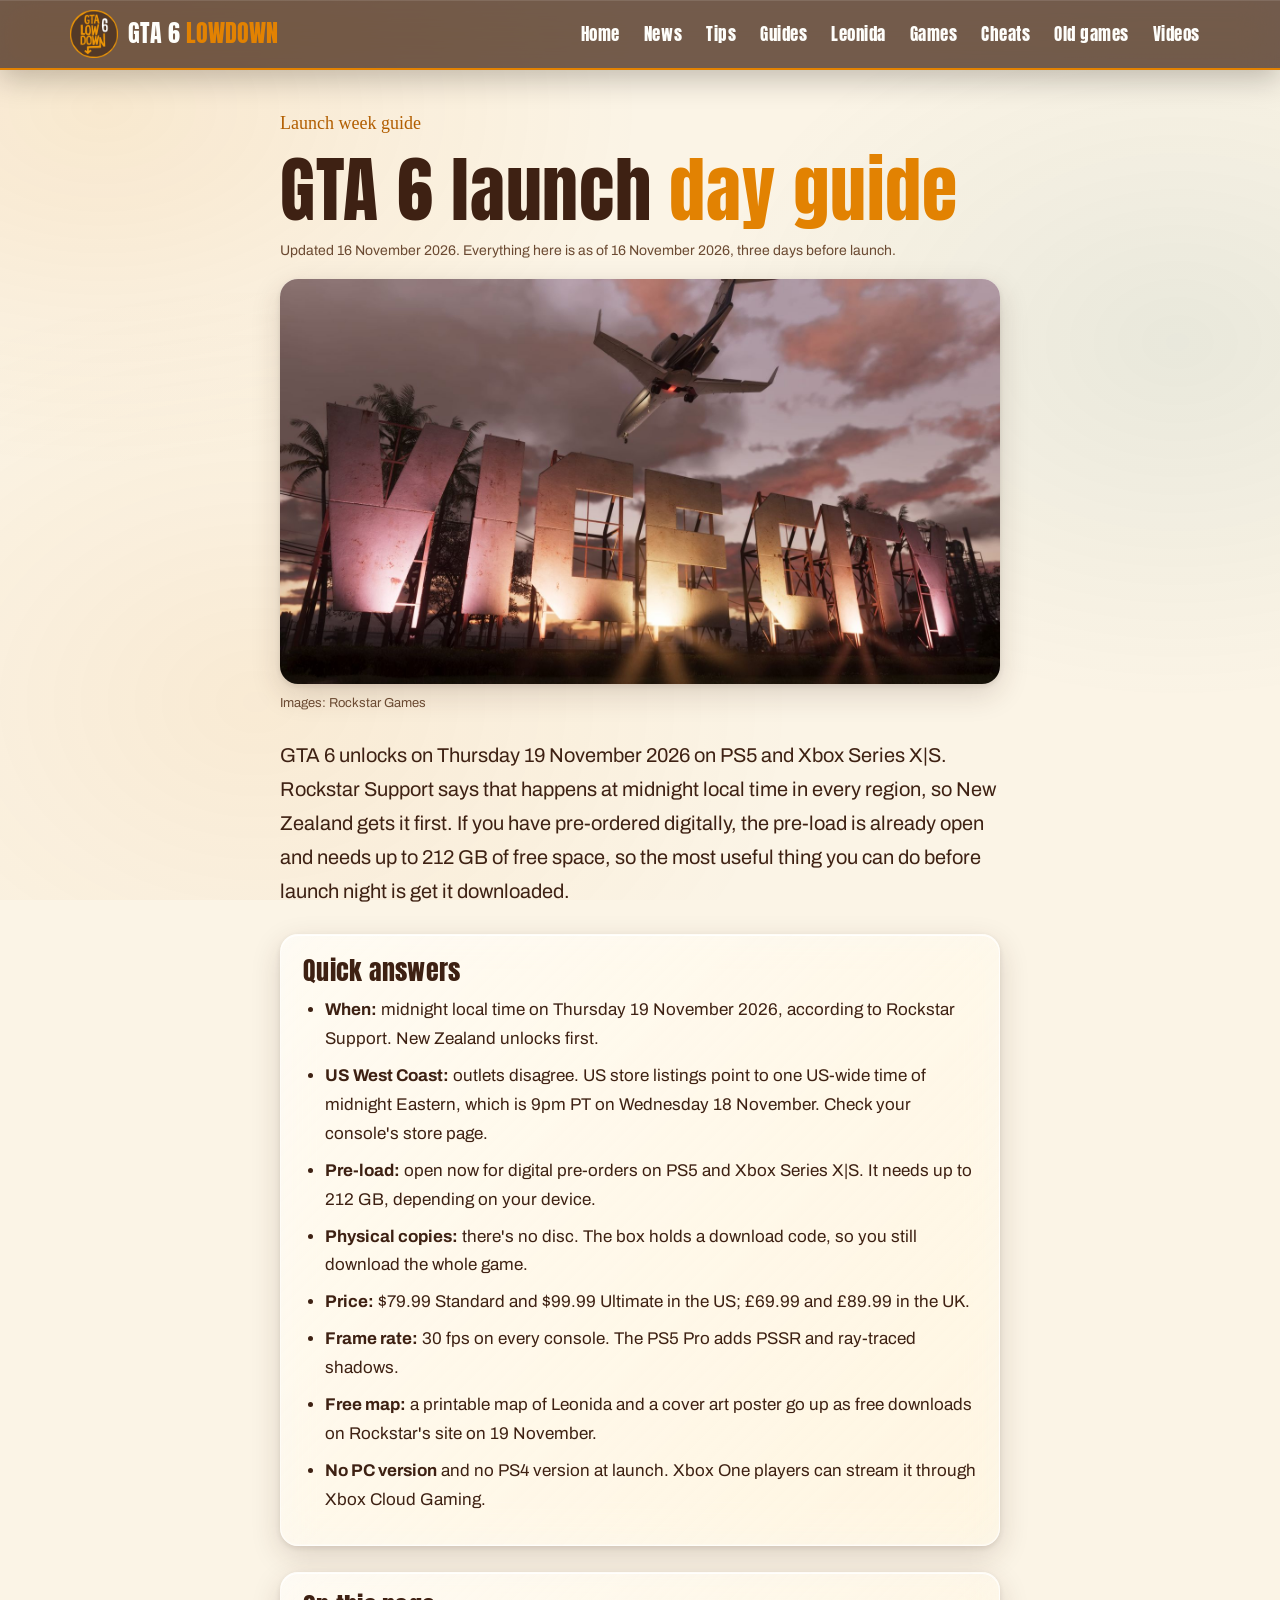
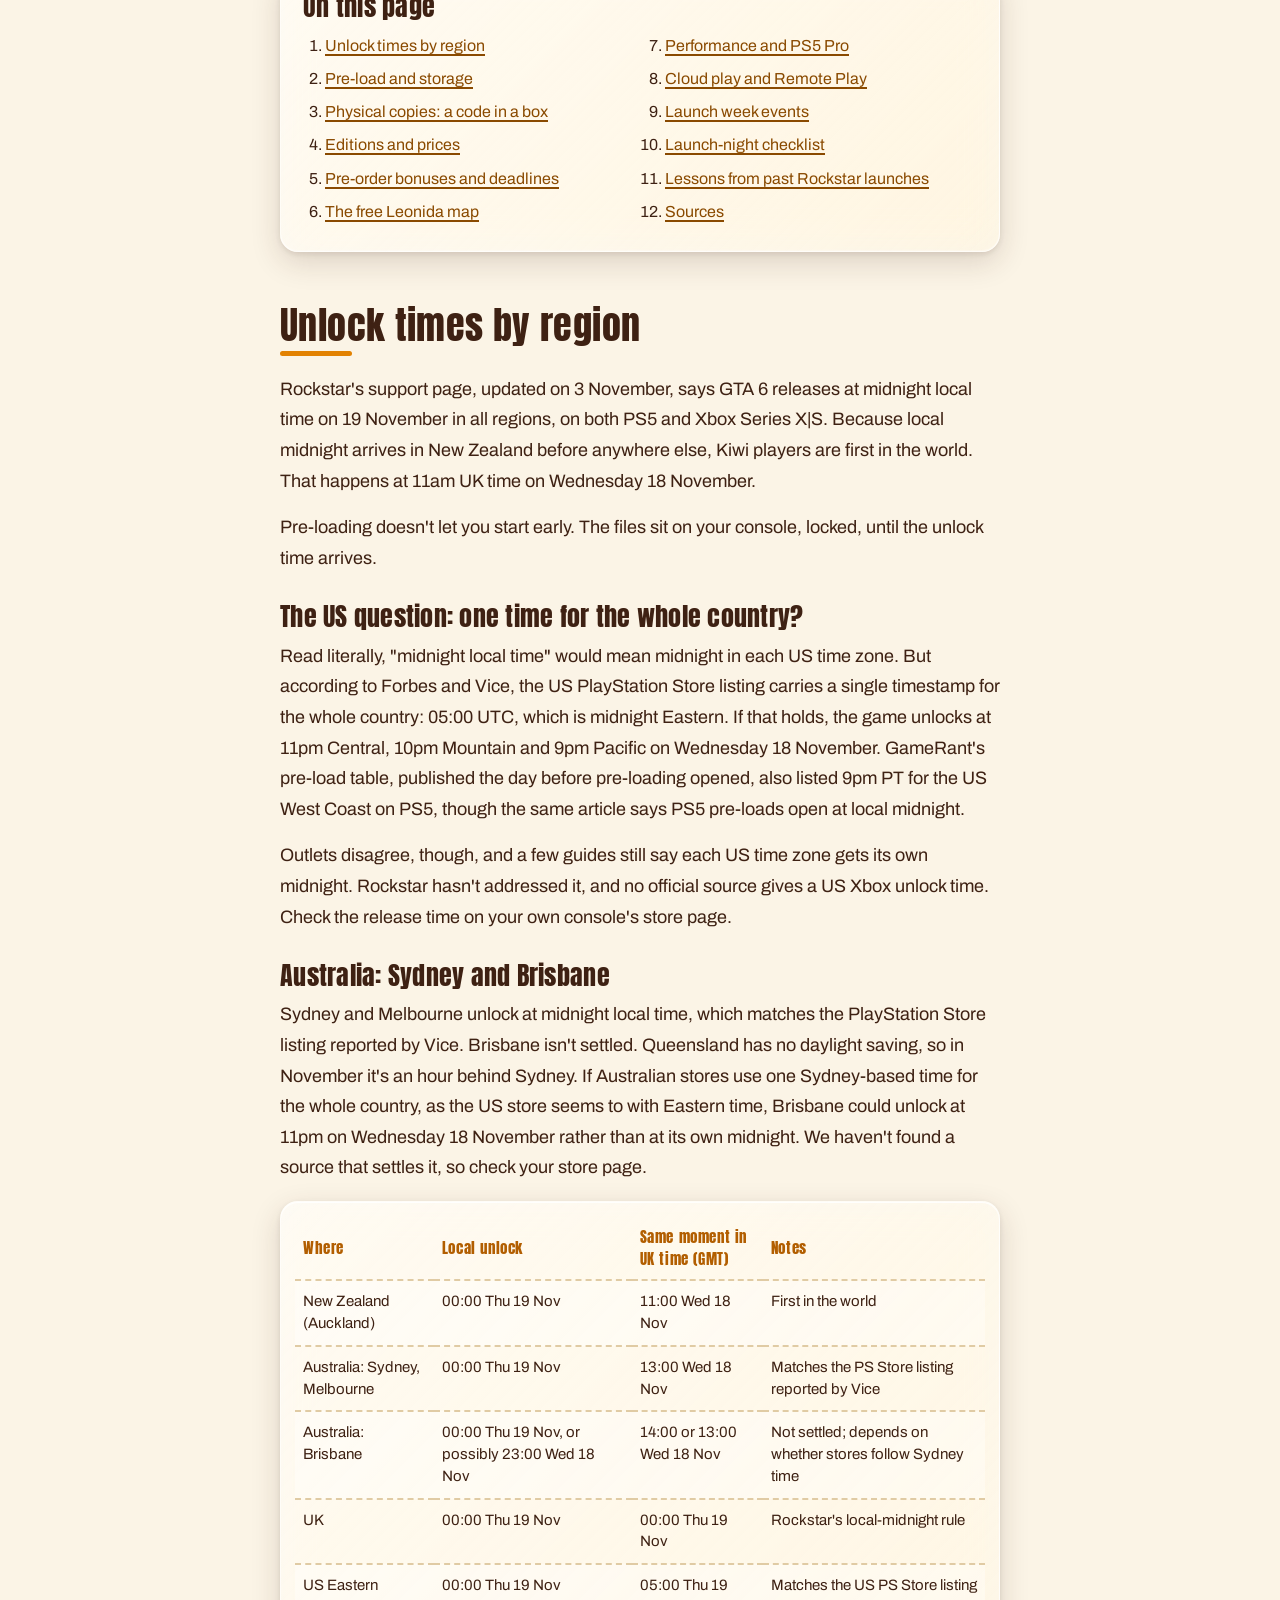
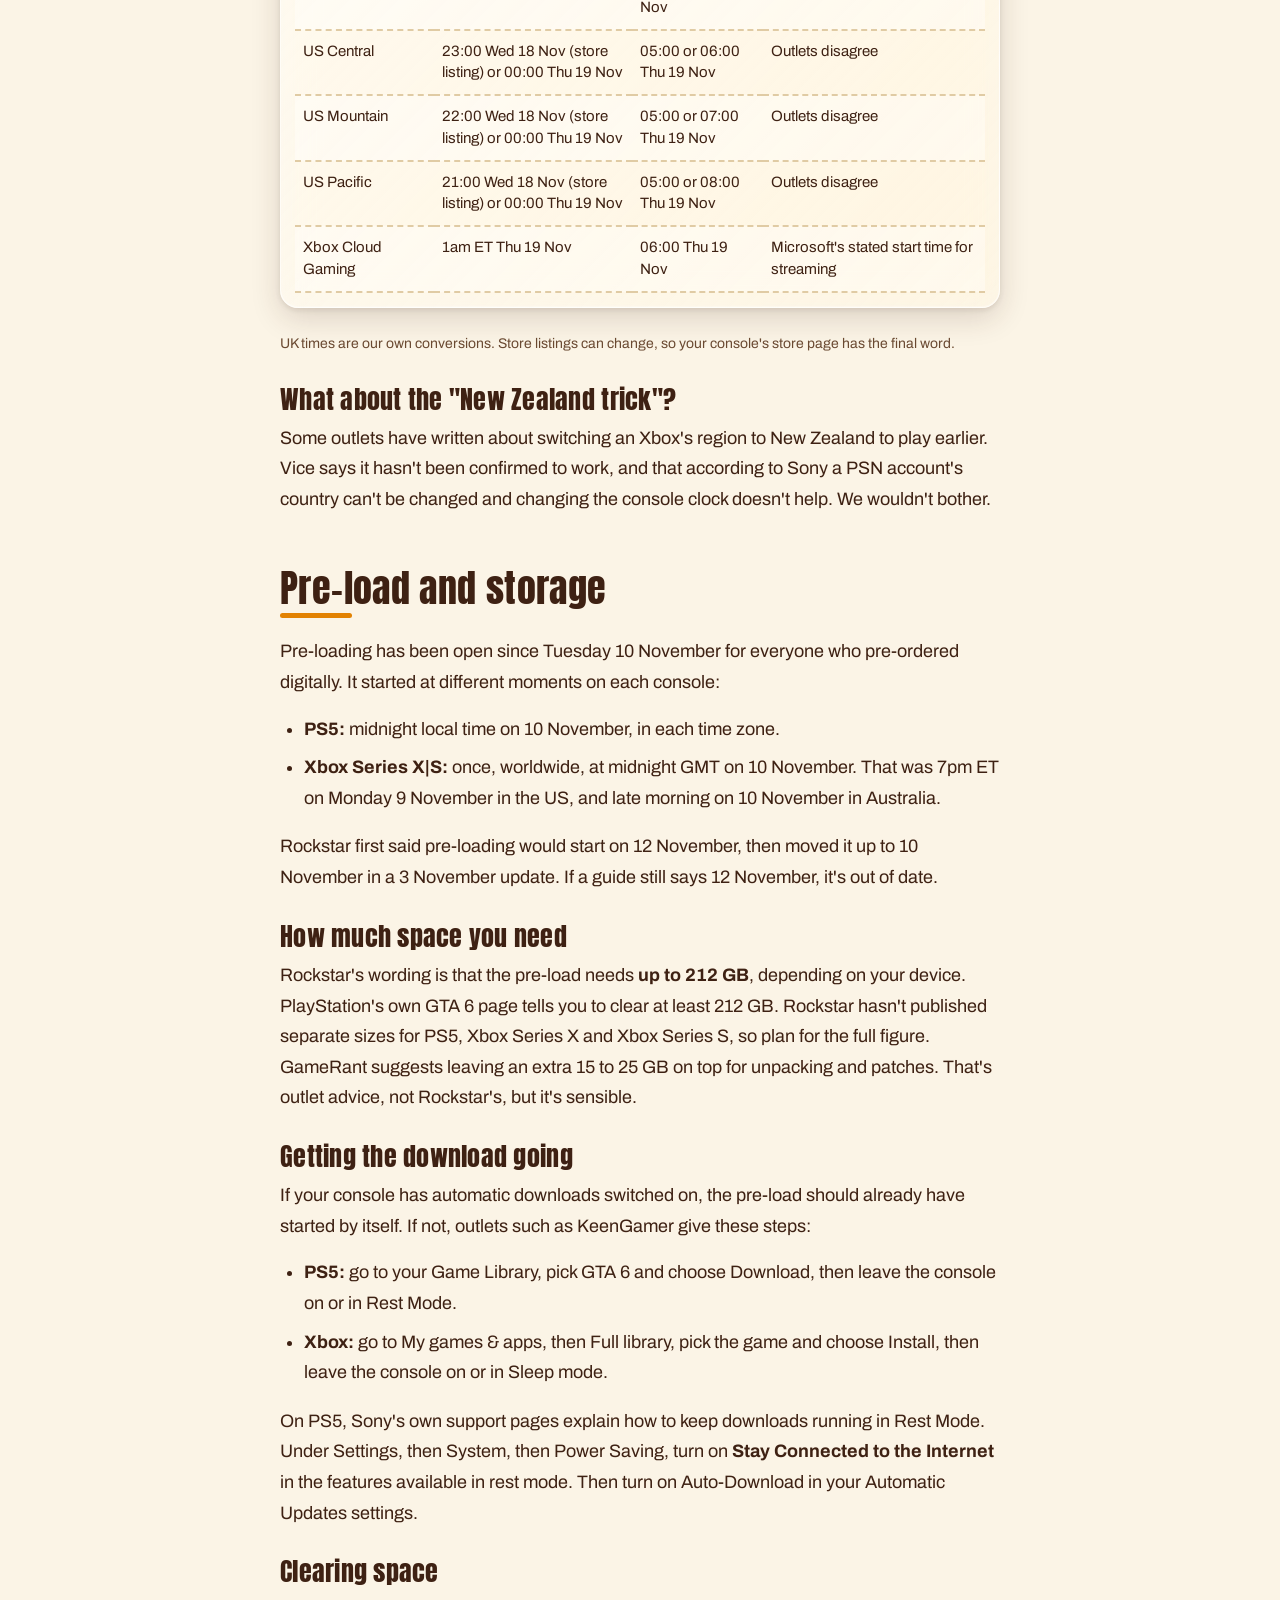
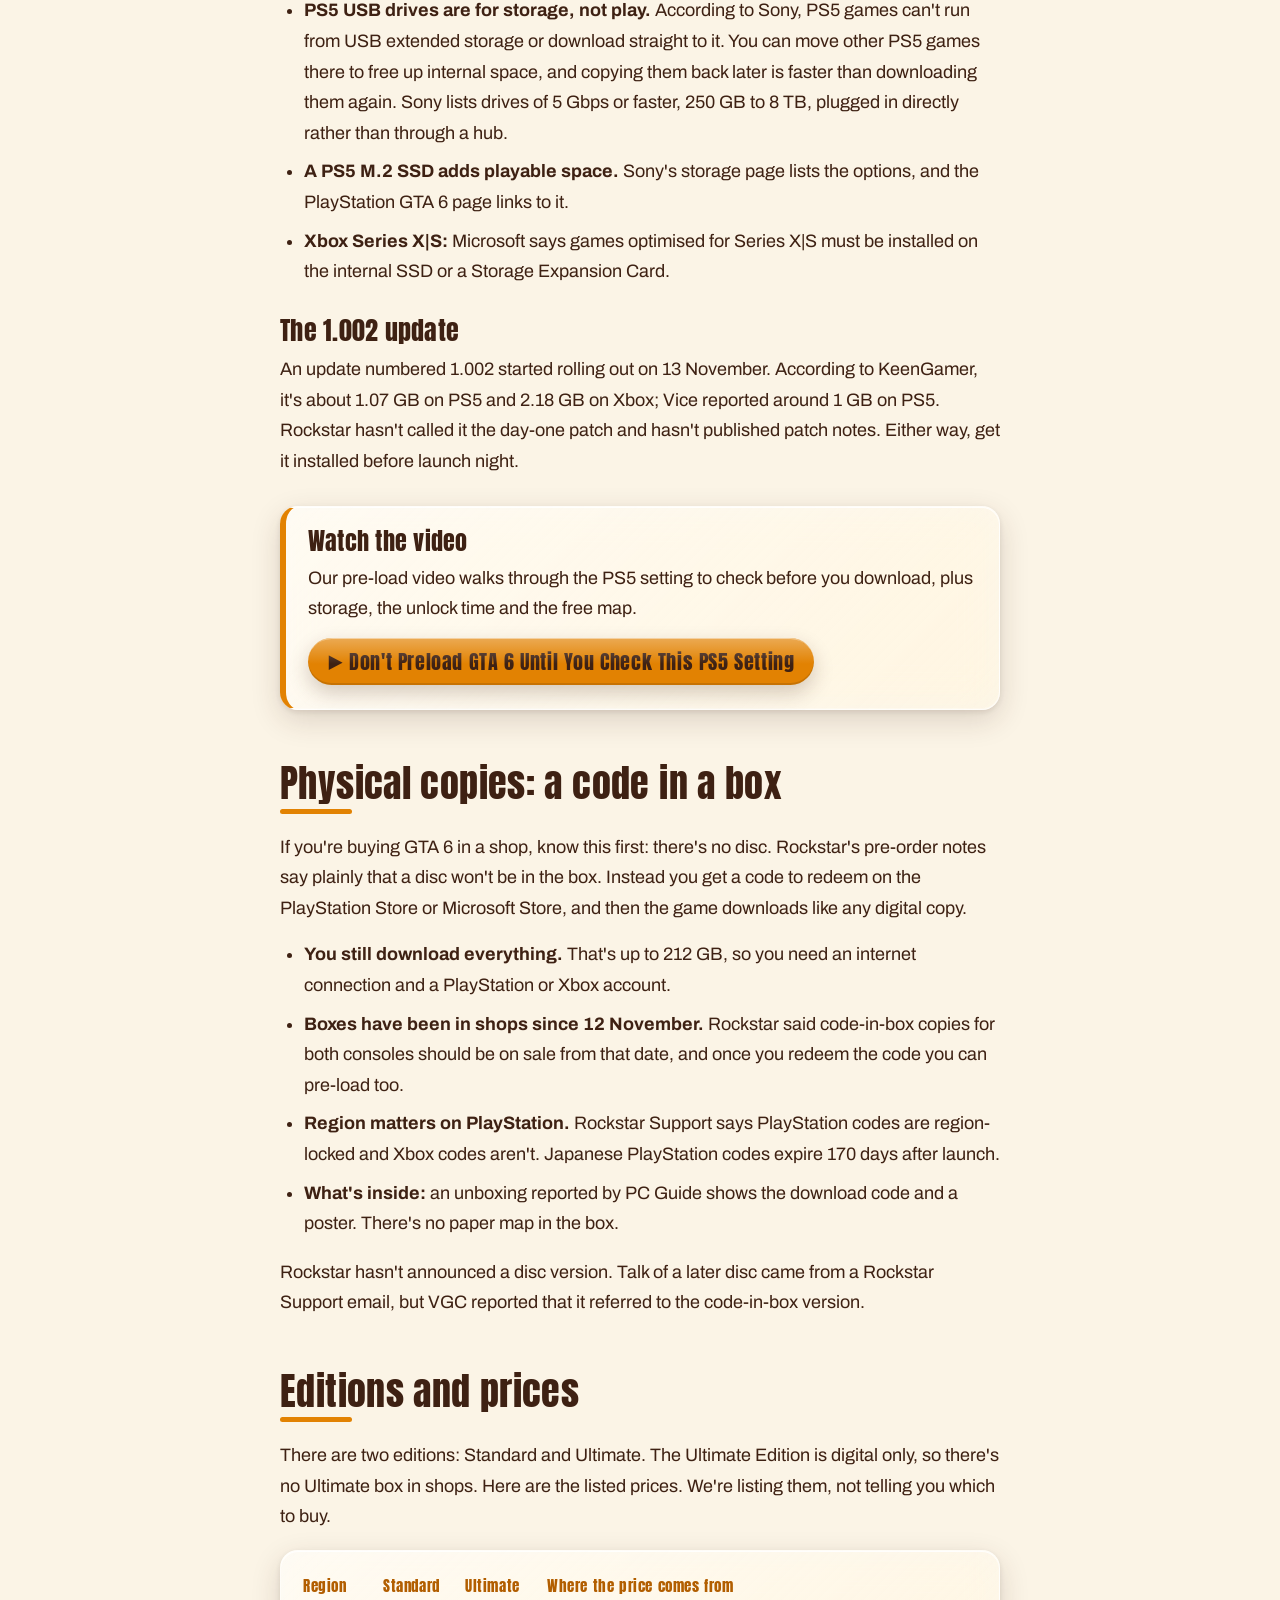
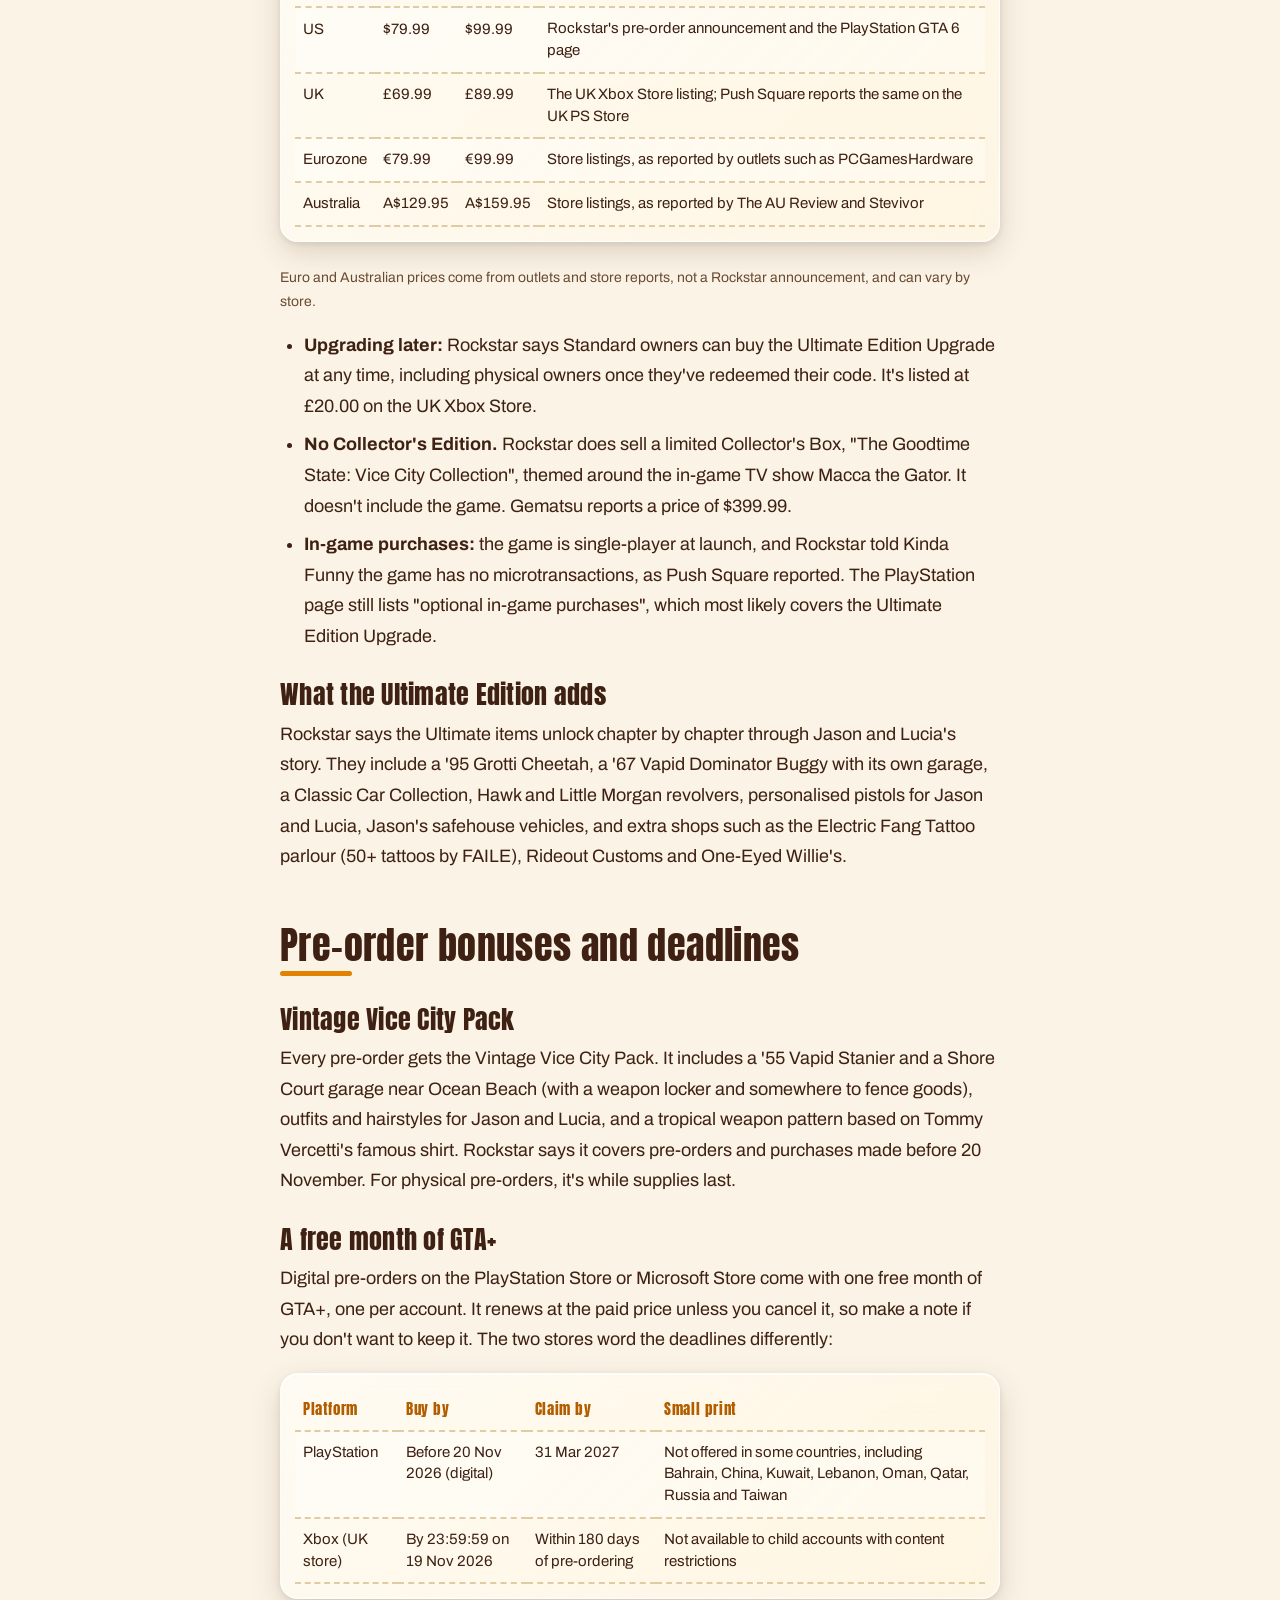
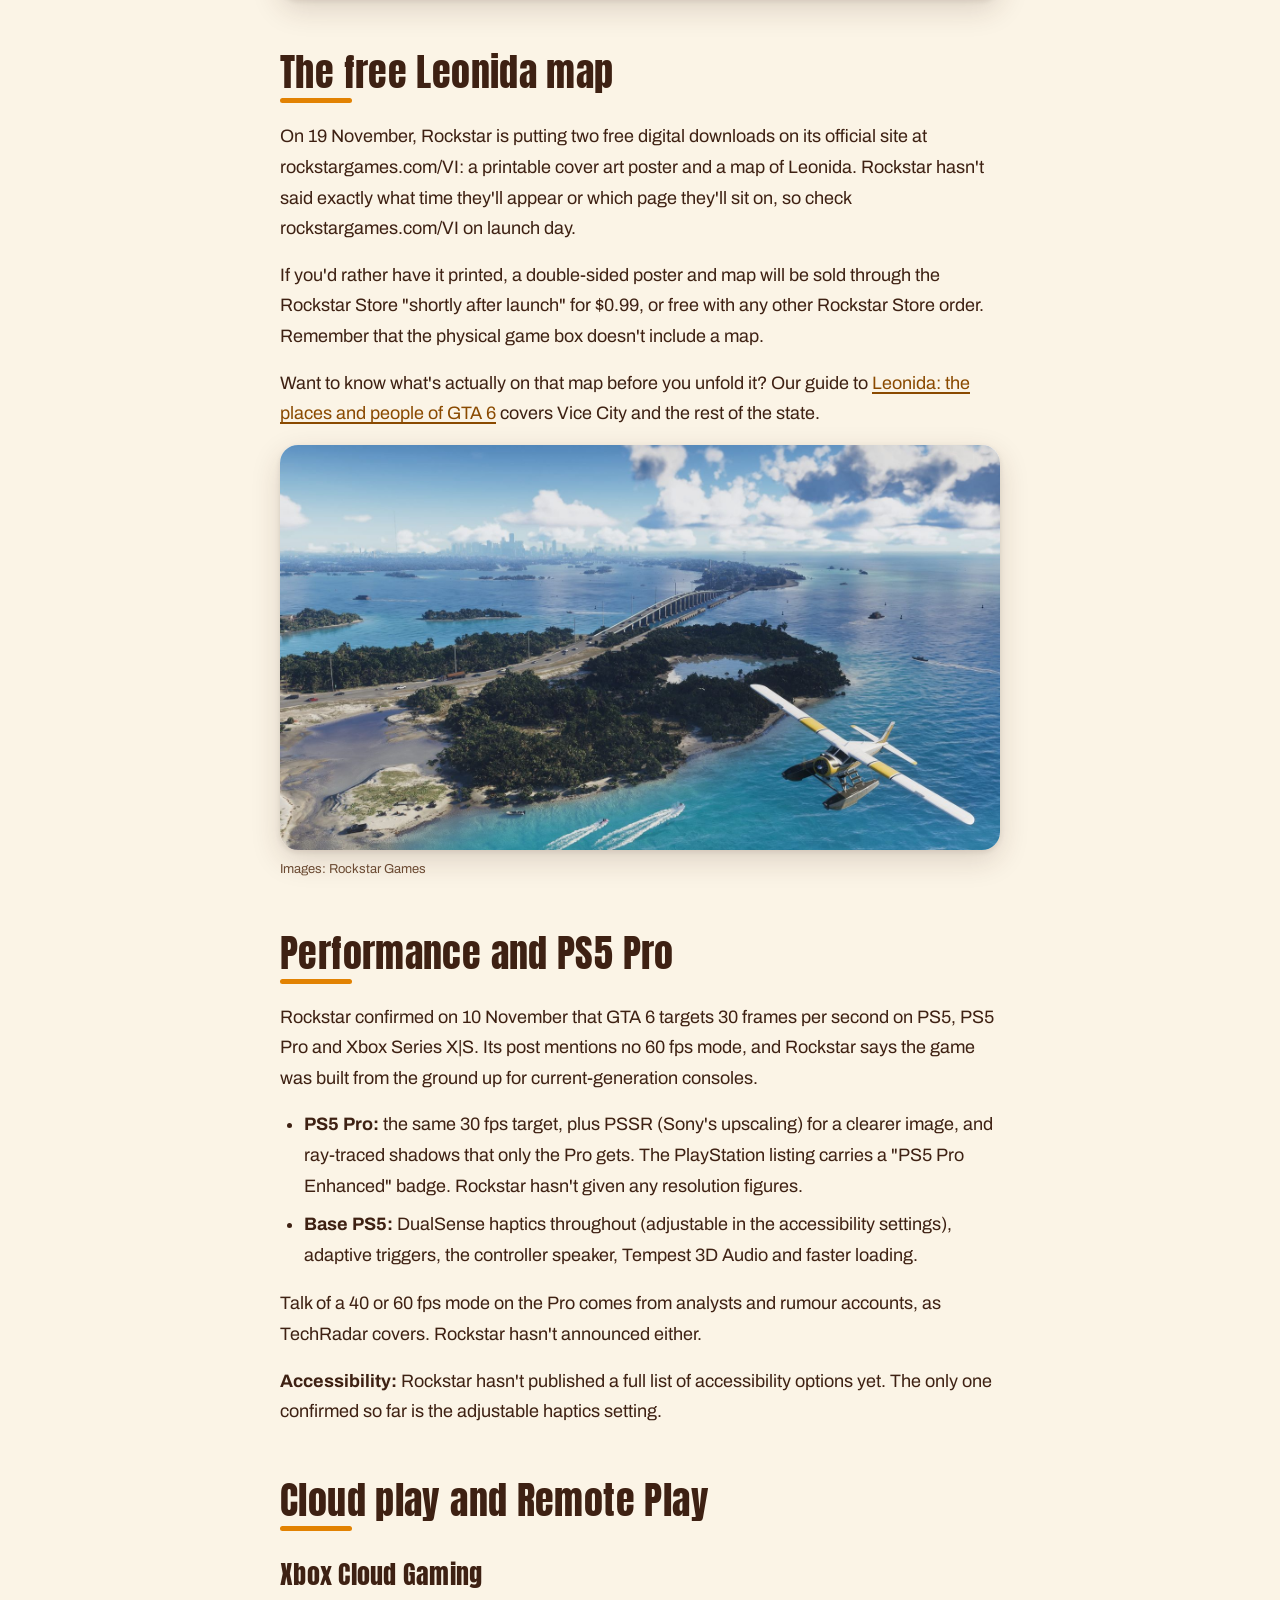
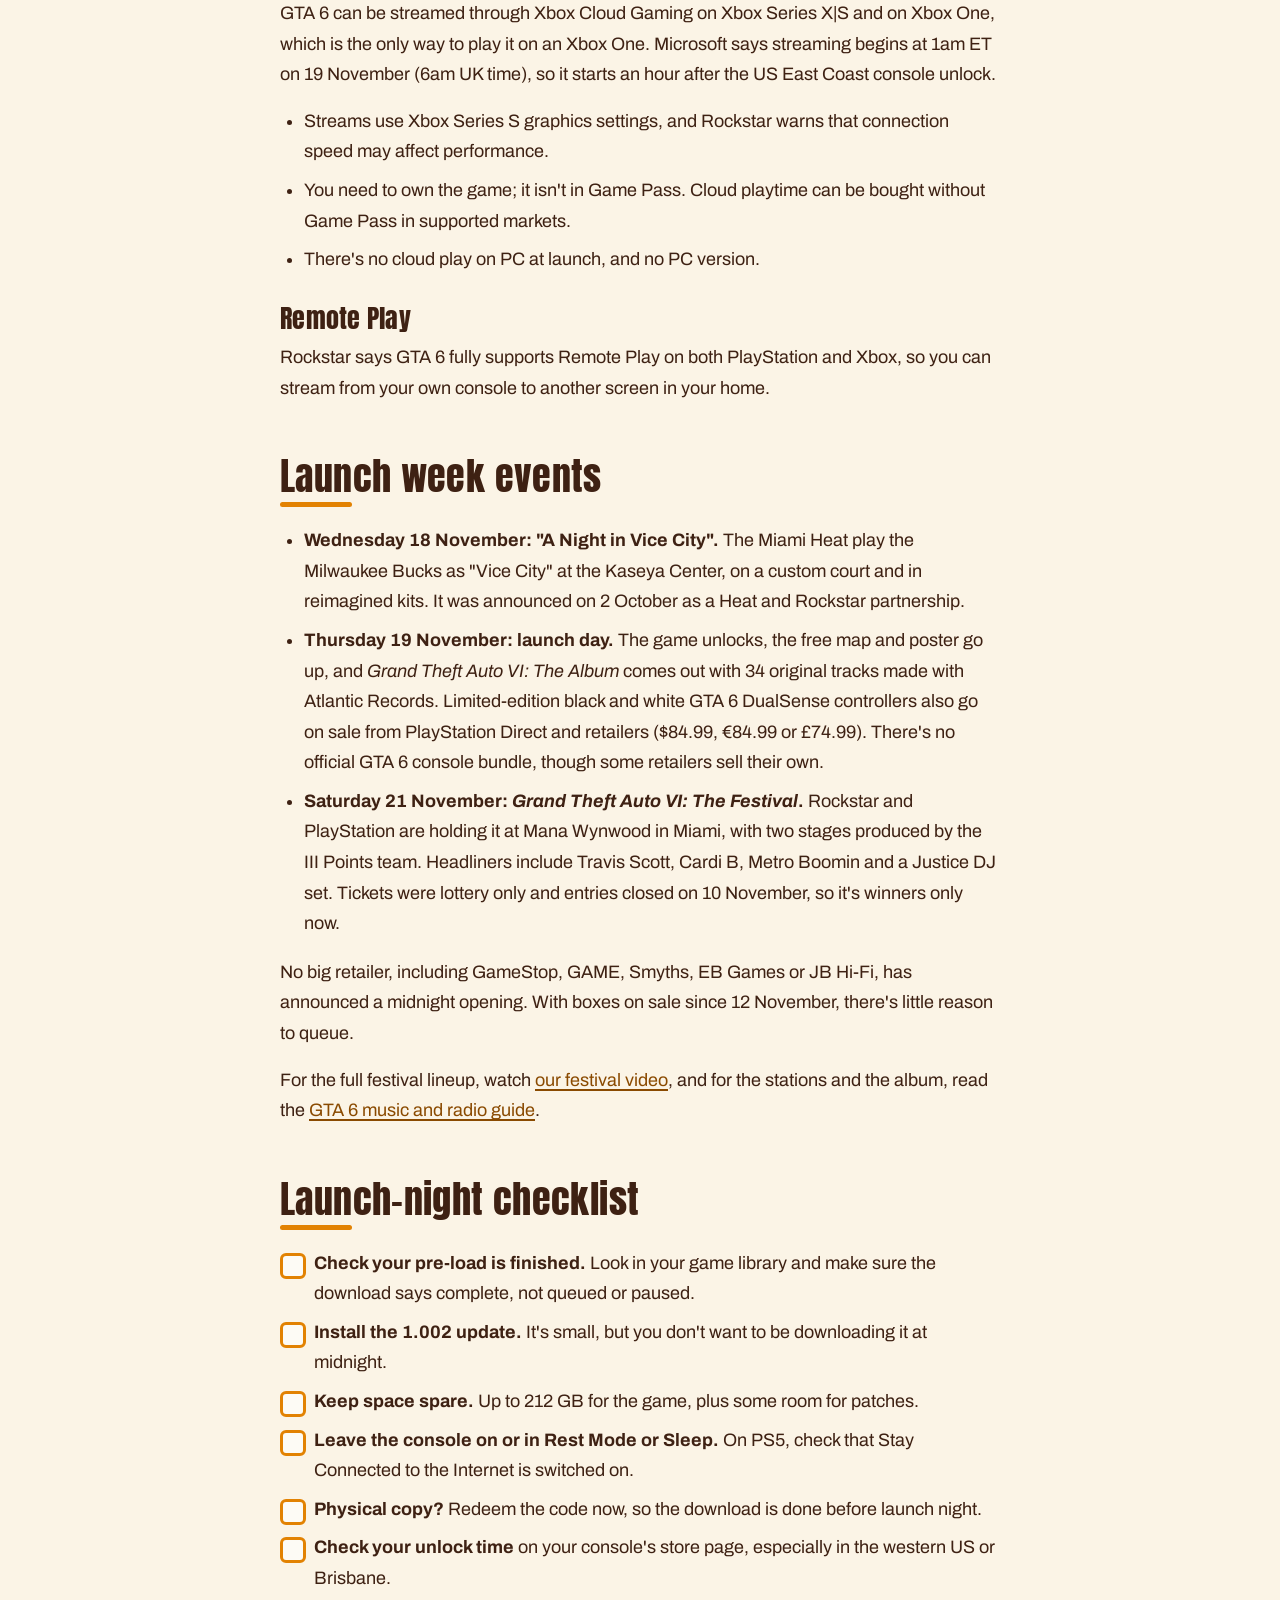
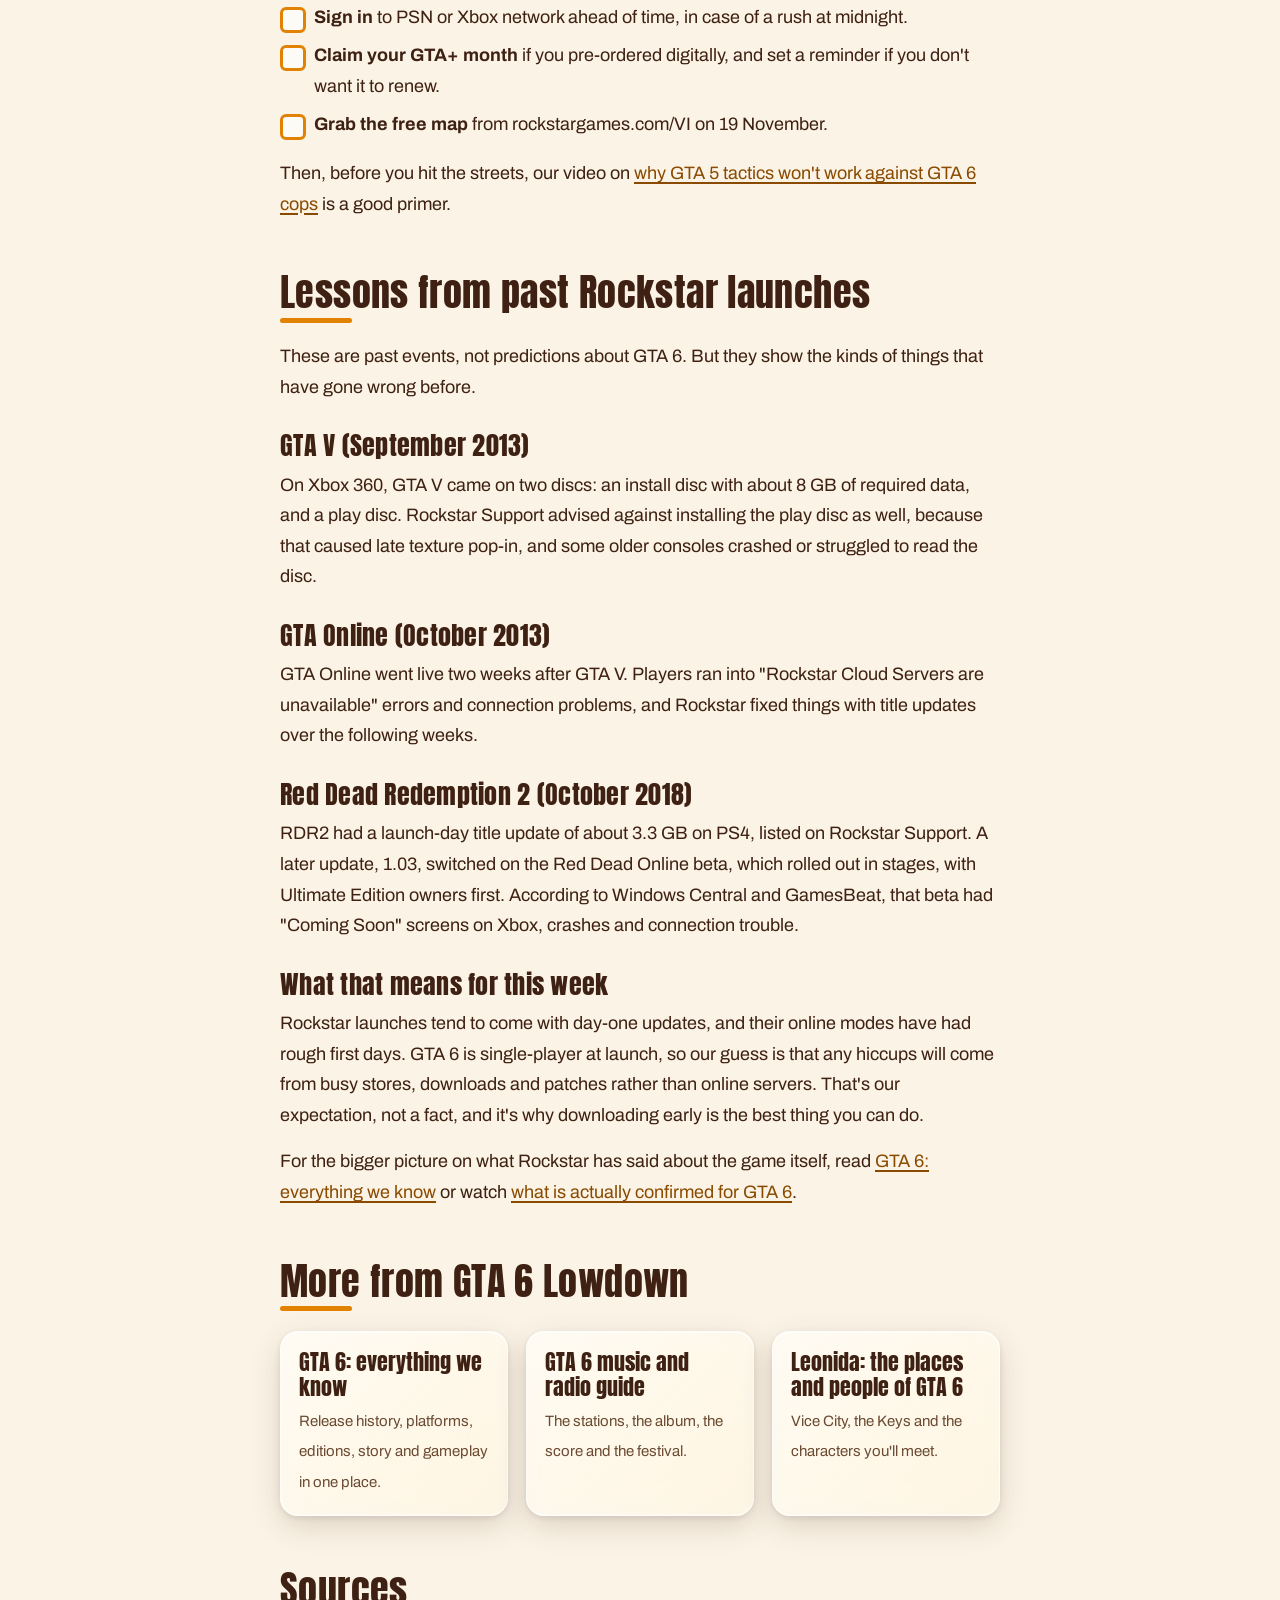
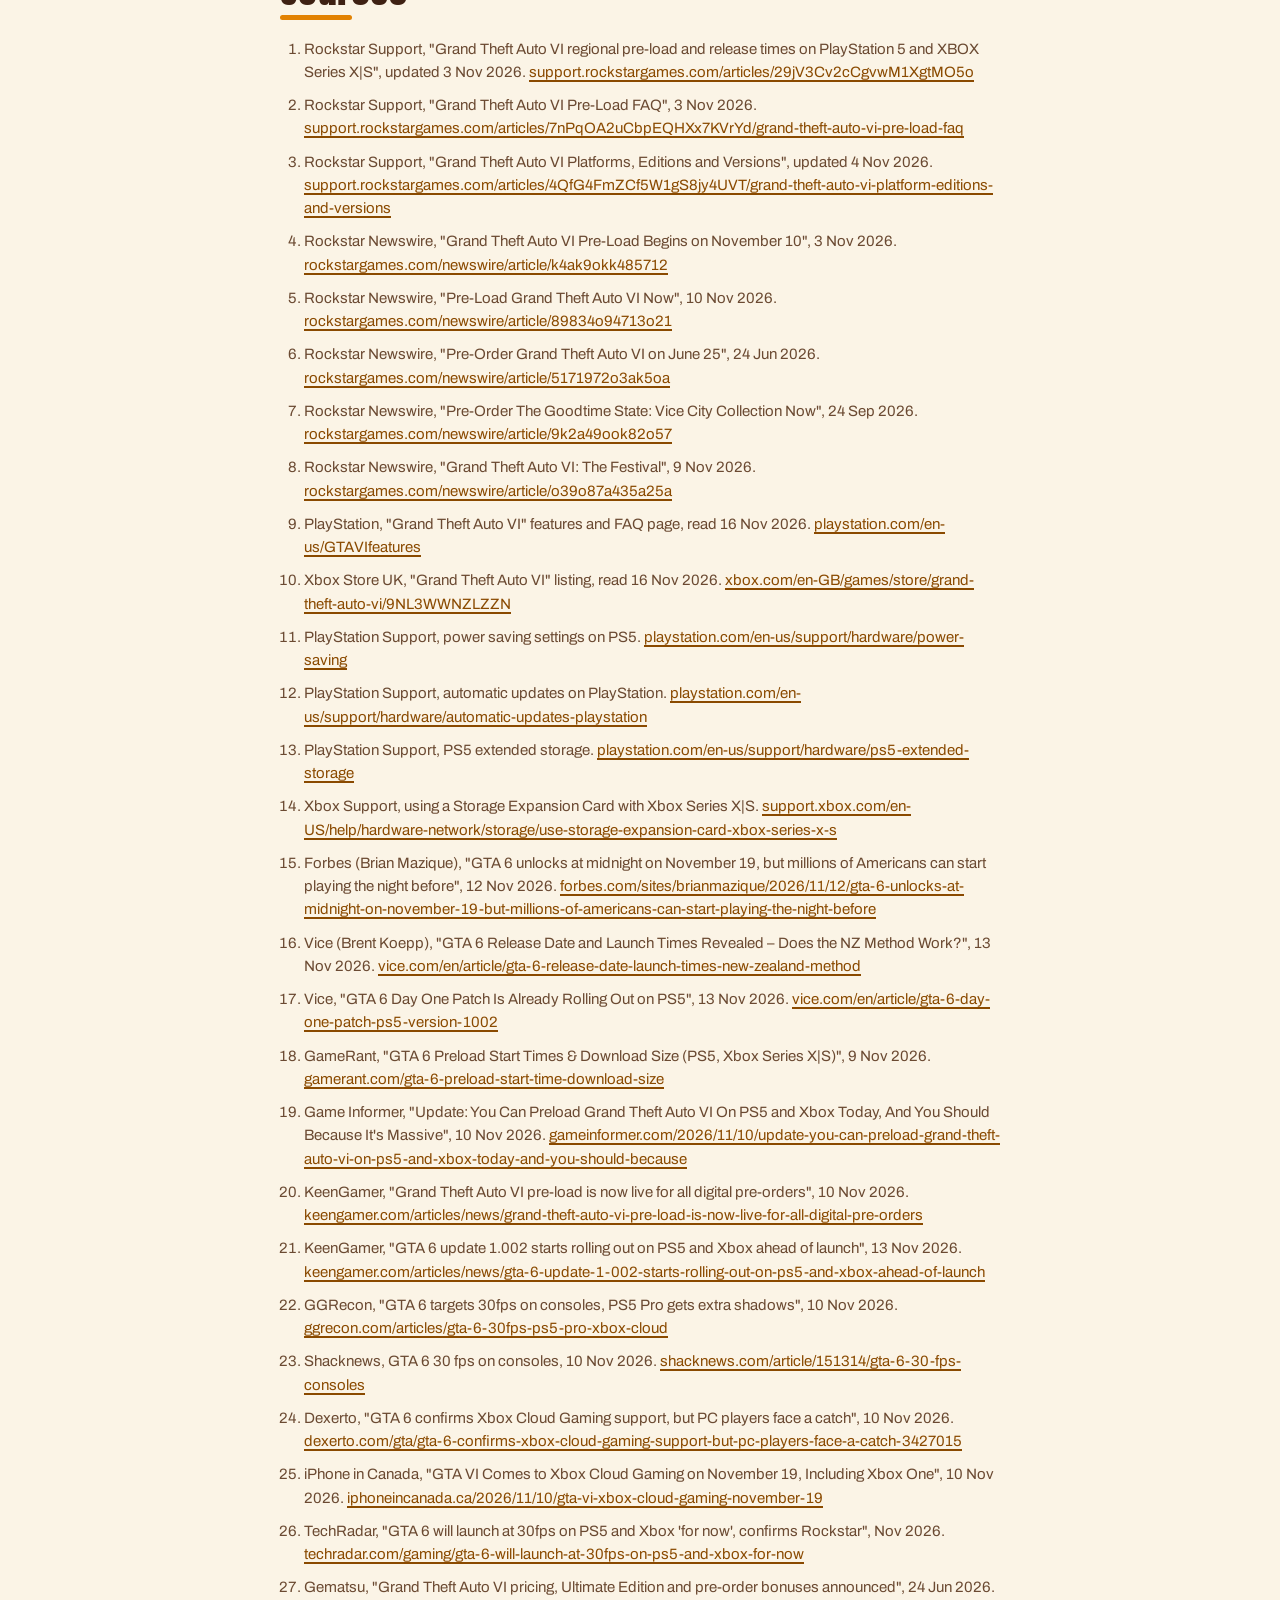
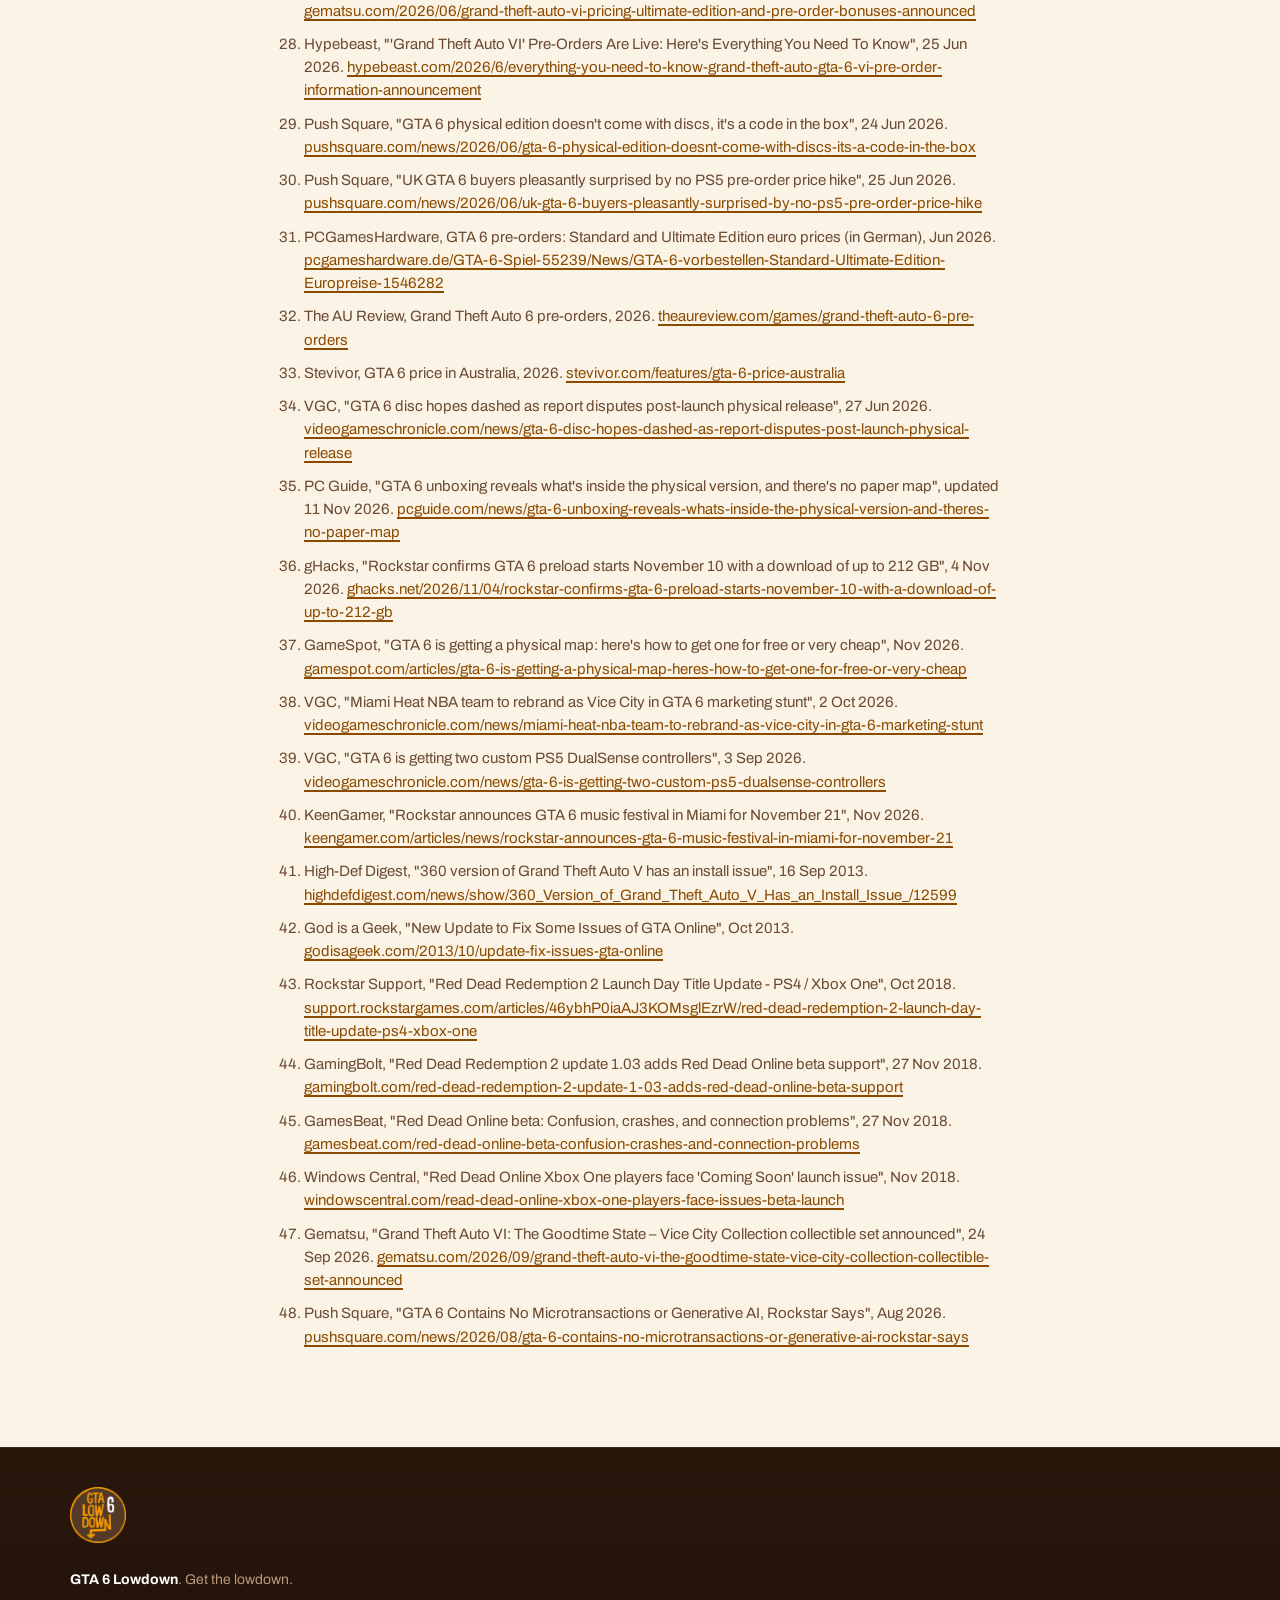
<file: articles/launch-day-guide.html>
<!DOCTYPE html>
<html lang="en">
<head>
<meta charset="utf-8">
<meta name="viewport" content="width=device-width, initial-scale=1">
<link rel="icon" href="../favicon.ico" sizes="any">
<link rel="icon" type="image/png" sizes="32x32" href="../img/favicon-32.png">
<link rel="icon" type="image/png" sizes="192x192" href="../img/favicon-192.png">
<link rel="apple-touch-icon" href="../img/apple-touch-icon.png">
<meta name="theme-color" content="#3e2113">
<title>GTA 6 Launch Day Guide | GTA 6 Lowdown</title>
<meta name="description" content="GTA 6 launch day guide: unlock times by region, pre-load and storage, code-in-box copies, editions, prices, bonuses, the free map, PS5 Pro and launch week.">
<link rel="canonical" href="https://gta6lowdown.github.io/articles/launch-day-guide.html">
<link rel="preconnect" href="https://fonts.googleapis.com">
<link rel="preconnect" href="https://fonts.gstatic.com" crossorigin>
<link rel="stylesheet" href="https://fonts.googleapis.com/css2?family=Anton&family=Archivo:wght@400;600;700&family=Caveat:wght@600&family=Permanent+Marker&display=swap">
<script type="application/ld+json">
{"@context":"https://schema.org","@type":"Article","headline":"GTA 6 launch day guide","description":"Unlock times by region, pre-load and storage, code-in-box copies, editions and prices, pre-order bonuses, the free Leonida map, performance, cloud play and launch week events.","datePublished":"2026-11-16","dateModified":"2026-11-16","image":"https://gta6lowdown.github.io/img/news_vice-city-sign.jpg","author":{"@type":"Organization","name":"GTA 6 Lowdown","url":"https://gta6lowdown.github.io"},"publisher":{"@type":"Organization","name":"GTA 6 Lowdown","logo":{"@type":"ImageObject","url":"https://gta6lowdown.github.io/img/logo.png"}},"mainEntityOfPage":"https://gta6lowdown.github.io/articles/launch-day-guide.html"}
</script>
<style>
:root{
  --brown:#3e2113; --brown-mid:#533927; --orange:#e28202; --orange-b:#ef9706; --white:#fefefb;
  --paper:#f3e6cc; --cork:#b98a52; --sticky:#fbe98c; --teal:#176767; --red:#b8322a; --dusk:#4a2c4f;
  --ground:#fbf4e6; --text:#3e2113; --muted:#6b4a32; --panel:#f3e6cc; --card:#fffdf8; --focus:#176767;
  --display:"Anton",Impact,"Arial Narrow",sans-serif; --marker:"Permanent Marker","Comic Sans MS",cursive;
  --hand:"Caveat","Segoe Print",cursive; --body:"Archivo",system-ui,sans-serif;
  --shadow:4px 6px 0 rgba(0,0,0,.35); --shadow-lift:6px 12px 0 rgba(0,0,0,.35);
}
html[data-theme="dark"] .kicker{color:#b25e00}
html[data-theme="dark"]{--ground:#f3e6cc; --text:#3e2113; --muted:#6b4a32; --panel:#e9d6b2; --card:#f3e6cc; --focus:#ef9706}
*{box-sizing:border-box}
html{scroll-behavior:smooth}
@media (prefers-reduced-motion:reduce){html{scroll-behavior:auto}*{transition:none!important;animation:none!important}}
body{margin:0;background:var(--ground);color:var(--text);font-family:var(--body);font-size:17px;line-height:1.55}
a{color:inherit}
:focus-visible{outline:3px solid var(--focus);outline-offset:3px}
.wrap{max-width:1180px;margin:0 auto;padding:0 20px}
h1,h2,h3{font-family:var(--display);font-weight:400;letter-spacing:.01em;line-height:1.05;margin:0}
h2{font-size:clamp(34px,5vw,54px)}
h2 .w{color:var(--text)} h2 .o{color:var(--orange)}
.kicker{font-family:var(--marker);color:#b25e00;font-size:18px;margin:0 0 6px}
.lede{color:var(--muted);max-width:62ch;margin:10px 0 0}
section{padding:72px 0;position:relative}
.skip{position:absolute;left:-999px;top:0;background:var(--sticky);color:var(--brown);padding:10px 14px;z-index:99}
.skip:focus{left:10px;top:10px}

/* torn paper band */
.torn{background:var(--orange);clip-path:polygon(0 14%,6% 4%,13% 16%,21% 2%,30% 12%,38% 0,47% 13%,56% 3%,64% 15%,73% 1%,82% 12%,90% 2%,100% 10%,100% 88%,93% 100%,84% 86%,75% 97%,66% 85%,57% 99%,48% 87%,39% 98%,30% 86%,21% 97%,12% 85%,5% 96%,0 86%)}

/* nav */
header.top{position:sticky;top:0;z-index:50;background:var(--brown);border-bottom:4px solid var(--orange)}
.nav{display:flex;align-items:center;gap:16px;min-height:68px}
.brand{display:flex;align-items:center;gap:10px;text-decoration:none}
.brand img{width:48px;height:48px}
.brand span{font-family:var(--display);font-size:24px;color:var(--white)} .brand b{font-weight:400;color:var(--orange)}
.nav ul{display:flex;gap:4px;list-style:none;margin:0 0 0 auto;padding:0;flex-wrap:wrap}
.nav ul a{display:block;font-family:var(--display);font-size:17px;letter-spacing:.03em;color:var(--white);text-decoration:none;padding:8px 10px}
.nav ul a:hover{color:var(--orange-b)}
.stars{display:flex;gap:2px;margin-left:8px}
.stars svg{width:20px;height:20px}
.navtoggle{display:none;margin-left:auto;background:none;border:2px solid var(--orange);color:var(--white);font-family:var(--display);font-size:16px;padding:6px 12px;cursor:pointer}
@media (max-width:900px){
  .navtoggle{display:block}
  .nav{flex-wrap:wrap}
  .nav ul{display:none;width:100%;flex-direction:column;padding-bottom:12px}
  .nav ul.open{display:flex}
  .stars{display:none}
}

/* hero */
.hero{padding:0;background:#fbf4e6;color:var(--brown);overflow:hidden}
.hero .band{position:absolute;inset:18% -5% 22% -5%;transform:rotate(-4deg)}
.hero .inner{position:relative;display:grid;grid-template-columns:1.2fr .8fr;gap:30px;align-items:center;padding:70px 20px 80px}
.hero h1{font-size:clamp(56px,9vw,120px);line-height:.92}
.hero h1 .w{color:var(--white);text-shadow:-3px -3px 0 var(--brown),3px -3px 0 var(--brown),-3px 3px 0 var(--brown),3px 3px 0 var(--brown),0 4px 0 var(--brown),6px 8px 0 rgba(0,0,0,.25)} .hero h1 .o{color:var(--brown)}
.hero p.tag{font-family:var(--marker);font-size:22px;margin:14px 0 22px;color:var(--brown)}
.mast{width:120px;height:auto;position:absolute;right:6%;top:6%}
.wanted-hint{display:flex;align-items:center;gap:10px;margin:22px 0 0;font-family:var(--marker);font-size:18px;color:var(--brown)}
.wanted-hint svg polygon{stroke:var(--brown)}
.wanted-hint svg{width:26px;height:26px}
.countdown{background:var(--paper);color:var(--brown);padding:20px 22px;box-shadow:var(--shadow);transform:rotate(2deg);max-width:360px;justify-self:end}
.countdown h3{font-size:22px;color:var(--teal)}
.countdown .num{display:grid;grid-template-columns:repeat(4,1fr);gap:8px;margin:12px 0 8px;text-align:center}
.countdown .num b{display:block;font-family:var(--display);font-size:40px;font-weight:400;line-height:1}
.countdown .num small{font-size:12px;letter-spacing:.06em;text-transform:uppercase}
.countdown p{margin:0;font-size:14px}
@media (max-width:820px){.hero .inner{grid-template-columns:1fr}.countdown{justify-self:start}.mast{display:none}}

.btn{display:inline-flex;align-items:center;gap:8px;font-family:var(--display);font-size:20px;letter-spacing:.03em;text-decoration:none;padding:12px 20px;border:0;cursor:pointer;box-shadow:var(--shadow);transition:transform .15s,box-shadow .15s}
.btn:hover{transform:translateY(-3px);box-shadow:var(--shadow-lift)}
.btn.dark{background:var(--brown);color:var(--white)}
.btn.orange{background:var(--orange);color:var(--brown)}
.btn.paper{background:var(--paper);color:var(--brown)}
.btn.teal{background:var(--teal);color:var(--white)}
.btns{display:flex;flex-wrap:wrap;gap:12px}

/* latest */
.latest{display:grid;grid-template-columns:1.3fr 1fr;gap:28px;align-items:center;margin-top:28px}
@media (max-width:820px){.latest{grid-template-columns:1fr}}

/* video cards */
.filters{display:flex;flex-wrap:wrap;gap:8px;margin:24px 0}
.filters button{font-family:var(--display);font-size:16px;letter-spacing:.03em;background:transparent;color:var(--text);border:2px solid var(--orange);padding:7px 14px;cursor:pointer}
.filters button[aria-pressed="true"]{background:var(--orange);color:var(--brown)}
.grid{display:grid;grid-template-columns:repeat(auto-fill,minmax(260px,1fr));gap:26px}
.vcard{display:block;text-decoration:none;color:var(--brown);background:var(--card);border-top:6px solid var(--orange);box-shadow:var(--shadow);transition:transform .15s,box-shadow .15s}
.vcard:hover,.vcard:focus-visible{transform:translateY(-4px) rotate(-.6deg);box-shadow:var(--shadow-lift)}
.thumb{position:relative;aspect-ratio:16/9;background:var(--brown-mid);overflow:hidden;display:flex;align-items:center;justify-content:center}
.thumb img{position:absolute;inset:0;width:100%;height:100%;object-fit:cover}
.thumb .fb{font-family:var(--display);color:var(--orange);font-size:54px;opacity:.9}
.thumb .play{position:absolute;right:10px;bottom:10px;background:var(--orange);color:var(--brown);font-family:var(--display);font-size:14px;padding:4px 10px}
.vcard .meta{padding:14px 16px 16px}
.vcard h3{font-size:21px;line-height:1.15}
.vcard p{margin:8px 0 0;font-size:14px;color:#6b4a32}
.chip{display:inline-block;font-family:var(--display);font-size:13px;letter-spacing:.04em;padding:2px 8px;margin-bottom:8px}
.chip.ex{background:var(--teal);color:var(--white)} .chip.mu{background:var(--orange);color:var(--brown)} .chip.ch{background:var(--brown);color:var(--white)}
.vcard[hidden]{display:none}

/* corkboard news */
.cork{background:var(--cork);padding:34px;border:14px solid var(--brown-mid);box-shadow:var(--shadow);display:grid;grid-template-columns:repeat(auto-fill,minmax(250px,1fr));gap:30px;margin-top:28px}
.clip{background:var(--paper);color:var(--brown);padding:20px 18px 18px;box-shadow:var(--shadow);position:relative}
.clip:nth-child(3n+1){transform:rotate(-1.5deg)} .clip:nth-child(3n+2){transform:rotate(1.2deg)} .clip:nth-child(3n){transform:rotate(-.6deg)}
.clip::before{content:"";position:absolute;top:-8px;left:50%;width:16px;height:16px;border-radius:999px;background:var(--red);box-shadow:1px 2px 0 rgba(0,0,0,.3);transform:translateX(-50%)}
.clip time{font-size:13px;color:#6b4a32}
.clip h3{font-size:22px;margin:4px 0 8px;line-height:1.1}
.clip p{margin:0 0 10px;font-size:15px}
.clip .src{font-size:13px}
.stamp{display:inline-block;font-family:var(--display);font-size:18px;letter-spacing:.06em;border:3px solid;padding:0 10px;transform:rotate(-4deg);margin-bottom:6px}
.stamp.yes{color:var(--teal)} .stamp.no{color:#b25e00}
.clip.sticky{background:var(--sticky)}
.clip.sticky p{font-family:var(--hand);font-size:24px;line-height:1.2}

/* shorts */
.phones{display:flex;gap:24px;overflow-x:auto;padding:18px 4px 26px;margin-top:20px;scroll-snap-type:x mandatory}
.phone{flex:0 0 210px;aspect-ratio:9/16;background:#140a04;border-radius:26px;padding:12px;box-shadow:var(--shadow);scroll-snap-align:start}
.phone .scr{height:100%;border-radius:16px;background:var(--dusk);color:var(--white);display:flex;flex-direction:column;justify-content:flex-end;padding:16px}
.phone .scr b{font-family:var(--display);font-weight:400;font-size:22px;line-height:1.1}
.phone .scr span{font-size:13px;color:var(--muted)}
.note{background:var(--sticky);color:var(--brown);font-family:var(--hand);font-size:24px;padding:14px 18px;box-shadow:var(--shadow);display:inline-block;transform:rotate(-1deg)}

/* quiz */
.quizbox{display:grid;grid-template-columns:1fr 1fr;gap:28px;margin-top:28px}
@media (max-width:820px){.quizbox{grid-template-columns:1fr}}
.quizbox .machine.lead .answers .btn{font-size:17px}
.machine{background:var(--brown-mid);border:6px solid var(--orange);padding:26px;box-shadow:var(--shadow);color:var(--white)}
.screen{background:var(--dusk);padding:22px;min-height:190px;display:flex;flex-direction:column;justify-content:center}
.screen .q{font-family:var(--display);font-size:26px;line-height:1.15}
.screen .fbk{margin-top:12px;font-size:15px;color:var(--sticky);min-height:44px}
.answers{display:flex;gap:12px;margin-top:16px;flex-wrap:wrap}
.answers .btn{flex:1;justify-content:center;min-width:140px}
.score{font-family:var(--display);font-size:18px;margin-top:14px;color:var(--orange-b)}
.soon{background:var(--card);color:var(--brown);padding:24px;box-shadow:var(--shadow)}
.soon h3{font-size:28px}
.soon ul{margin:12px 0 0;padding-left:20px}

/* old games */
.shelf{display:grid;grid-template-columns:repeat(5,1fr);gap:16px;margin-top:28px;border-bottom:16px solid var(--brown-mid);padding-bottom:0}
@media (max-width:900px){.shelf{grid-template-columns:repeat(2,1fr);border-bottom:0}}
.case{background:var(--card);color:var(--brown);box-shadow:var(--shadow);display:flex;flex-direction:column}
.case .spine{font-family:var(--display);font-size:28px;padding:16px;line-height:1}
.case:nth-child(1) .spine{background:var(--brown-mid);color:var(--paper)}
.case:nth-child(2) .spine{background:#c8467a;color:var(--white)}
.case:nth-child(3) .spine{background:var(--orange);color:var(--brown)}
.case:nth-child(4) .spine{background:var(--teal);color:var(--white)}
.case:nth-child(5) .spine{background:var(--brown);color:var(--orange)}
.case .body{padding:14px 16px 18px;font-size:15px;flex:1;display:flex;flex-direction:column}
.case .yr{font-family:var(--marker);color:#b25e00}
.case a{margin-top:auto;padding-top:10px;font-weight:700}

/* info notebook */
.notebook{background:var(--paper);color:var(--brown);box-shadow:var(--shadow);margin-top:28px;border-left:22px solid var(--teal);background-image:repeating-linear-gradient(transparent 0 33px,#e0cba4 33px 34px)}
details{border-bottom:2px dashed #d8c3a5;padding:0 24px}
summary{font-family:var(--display);font-size:24px;padding:18px 0;cursor:pointer;list-style:none;display:flex;justify-content:space-between;gap:12px}
summary::after{content:"+";color:var(--orange)} details[open] summary::after{content:"–"}
details .ans{padding:0 0 20px;max-width:75ch}
details .ans p{margin:0 0 10px}

/* socials */
.cards{display:grid;grid-template-columns:repeat(auto-fill,minmax(200px,1fr));gap:24px;margin-top:28px}
.post{display:block;text-decoration:none;padding:24px 20px;box-shadow:var(--shadow);transition:transform .15s,box-shadow .15s}
.post:hover,.post:focus-visible{transform:translateY(-4px) rotate(1deg);box-shadow:var(--shadow-lift)}
.post b{display:block;font-family:var(--display);font-weight:400;font-size:30px;line-height:1}
.post span{font-family:var(--marker);font-size:16px}
.p1{background:var(--orange);color:var(--brown)} .p2{background:var(--paper);color:var(--brown)} .p3{background:var(--teal);color:var(--white)}
.p4{background:var(--brown-mid);color:var(--white);border:3px solid var(--orange)} .p5{background:var(--sticky);color:var(--brown)}

/* fun */
.funrow{display:grid;grid-template-columns:repeat(auto-fill,minmax(260px,1fr));gap:24px;margin-top:28px}
.fun{background:var(--card);border-top:6px solid var(--teal);padding:22px;box-shadow:var(--shadow)}
.fun h3{font-size:26px;color:#b25e00}
.fun p{margin:8px 0 14px}
.factout{font-family:var(--hand);font-size:24px;line-height:1.2;min-height:60px;background:var(--sticky);color:var(--brown);padding:10px 14px;margin-top:12px}

section.band-or{background:var(--orange);color:var(--brown)}
section.band-or h2 .w{color:var(--brown)} section.band-or h2 .o{color:var(--white)} section.band-or .kicker{color:var(--brown)} section.band-or .lede{color:var(--brown)}
.tipgrid{display:grid;grid-template-columns:repeat(auto-fill,minmax(300px,1fr));gap:24px;margin-top:28px}
.tip{background:var(--card);color:var(--brown);padding:22px;box-shadow:var(--shadow);border-left:8px solid var(--orange)}
.tip .tn{font-family:var(--display);font-size:40px;color:var(--orange);line-height:1}
.tip h3{font-size:24px;margin:6px 0 8px}
.tip p{margin:0 0 8px;font-size:15px}
.tip .src{font-size:13px;color:#6b4a32;margin:0}
.tip.sticky{background:var(--sticky);border-left:0;font-family:var(--hand);font-size:24px}
.tip.sticky p{font-size:24px}
.cheatwrap{display:grid;grid-template-columns:.8fr 1.6fr;gap:28px;margin-top:28px;align-items:start}
@media (max-width:820px){.cheatwrap{grid-template-columns:1fr}}
.gta6cheat{background:var(--brown);color:var(--white);padding:26px;box-shadow:var(--shadow)}
.gta6cheat h3{font-size:30px;margin:8px 0}
.gta6cheat .stamp{color:var(--orange-b)}
.cheatbox{background:var(--card);color:var(--brown);padding:24px;box-shadow:var(--shadow)}
.cheatbox h3{font-size:28px}
.small{font-size:14px;color:#6b4a32}
.tablewrap{overflow-x:auto}
table{border-collapse:collapse;width:100%;min-width:520px;margin:12px 0}
th,td{text-align:left;padding:10px 8px;border-bottom:2px dashed #e0cba4}
th{font-family:var(--display);font-weight:400;font-size:16px;letter-spacing:.04em;color:#b25e00}
td:nth-child(2),td:nth-child(3){font-family:ui-monospace,Consolas,monospace;font-weight:700}
.copy{font-family:var(--display);font-size:14px;background:var(--teal);color:var(--white);border:0;padding:6px 10px;cursor:pointer}
.mapbox{display:grid;grid-template-columns:1.4fr 1fr;gap:28px;margin-top:28px;align-items:center}
.mapbox svg{width:100%;height:auto;box-shadow:var(--shadow)}
@media (max-width:820px){.mapbox{grid-template-columns:1fr}}
.mapnotes p{margin:0 0 12px}
footer{background:#2a170c;color:var(--muted);padding:40px 0 60px;font-size:14px}
footer .wrap{display:grid;gap:12px}
footer img{width:56px}
.toast{position:fixed;left:50%;bottom:24px;transform:translateX(-50%);background:var(--sticky);color:var(--brown);font-family:var(--marker);padding:12px 18px;box-shadow:var(--shadow);z-index:80}
.toast[hidden]{display:none}
.sr{position:absolute;width:1px;height:1px;overflow:hidden;clip:rect(0 0 0 0)}

/* official Rockstar images */
.credit{font-size:13px;color:var(--muted);margin:18px 0 0}
section.band-or .credit{color:var(--brown)}
.heroside{justify-self:end;max-width:420px;width:100%;position:relative}
.heroart{margin:0 0 -22px 20px;background:var(--white);padding:10px 10px 12px;box-shadow:var(--shadow);transform:rotate(-3deg);position:relative}
.heroart::before{content:"";position:absolute;top:-12px;left:50%;width:90px;height:26px;background:rgba(251,233,140,.85);transform:translateX(-50%) rotate(2deg);box-shadow:1px 1px 0 rgba(0,0,0,.15)}
.heroart img{display:block;width:100%;height:auto;aspect-ratio:16/10;object-fit:cover;object-position:50% 30%}
.heroart figcaption{font-size:12px;color:var(--muted);margin-top:6px;text-align:right}
.heroside .countdown{position:relative;z-index:1;max-width:none;margin-left:auto;width:88%}
@media (max-width:820px){.heroside{justify-self:start}}
.thumb img.fbimg{z-index:0}
.thumb img.yt{z-index:2}
.thumb .fb{position:relative;z-index:1;text-shadow:3px 3px 0 var(--brown)}
.thumb .play{z-index:3}
.clip .pic{display:block;width:100%;aspect-ratio:16/9;object-fit:cover;border:6px solid var(--white);box-shadow:2px 3px 0 rgba(0,0,0,.25);margin:4px 0 10px}
.tip .pic{display:block;width:calc(100% + 44px);margin:-22px -22px 14px;aspect-ratio:16/9;object-fit:cover}
.tip .pic.top{object-position:50% 25%}
.nbart{display:block;width:100%;height:320px;object-fit:cover;object-position:50% 2%;border-bottom:6px solid var(--orange)}
.case .art{display:block;width:100%;aspect-ratio:4/3;object-fit:cover;border-bottom:4px solid var(--brown)}

/* ===== liquid glass layer (v02) ===== */
:root{
  --glass:linear-gradient(135deg,rgba(255,255,255,.62),rgba(255,250,240,.28));
  --glass-dark:linear-gradient(135deg,rgba(83,57,39,.62),rgba(62,33,19,.42));
  --glass-edge:1px solid rgba(255,255,255,.65);
  --glass-edge-dark:1px solid rgba(255,255,255,.16);
  --glass-shadow:0 10px 30px rgba(62,33,19,.16),0 2px 6px rgba(62,33,19,.10),inset 0 1px 0 rgba(255,255,255,.85),inset 0 -1px 0 rgba(255,255,255,.25);
  --glass-shadow-dark:0 12px 34px rgba(20,10,4,.35),inset 0 1px 0 rgba(255,255,255,.22);
  --blur:blur(18px) saturate(170%);
  --r:18px;
}
/* soft colour blobs so the glass has something to bend */
body{background:var(--ground)}
body::before{content:"";position:fixed;inset:0;z-index:-1;pointer-events:none;background:
  radial-gradient(900px 600px at 8% 12%,rgba(226,130,2,.10),transparent 60%),
  radial-gradient(800px 600px at 92% 38%,rgba(23,103,103,.08),transparent 60%),
  radial-gradient(900px 700px at 20% 78%,rgba(226,130,2,.08),transparent 60%)}
section[style*="--panel"]{background:linear-gradient(180deg,rgba(243,230,204,.85),rgba(243,230,204,.6))!important}

/* header: frosted brown */
header.top{background:rgba(62,33,19,.72);-webkit-backdrop-filter:var(--blur);backdrop-filter:var(--blur);border-bottom:0;box-shadow:0 1px 0 rgba(255,255,255,.10) inset,0 2px 0 var(--orange),0 10px 30px rgba(20,10,4,.25)}
.nav ul a{border-radius:999px;transition:background .2s,color .2s}
.nav ul a:hover{background:rgba(255,255,255,.10);color:var(--orange-b)}
.navtoggle{border-radius:999px;background:rgba(255,255,255,.08)}

/* glass surfaces */
.countdown,.vcard,.tip,.soon,.cheatbox,.fun,.case,.notebook,.filters,.heroart,.toast{
  border-radius:var(--r)}
.countdown,.vcard,.tip:not(.sticky),.soon,.cheatbox,.fun,.case{
  background:var(--glass);border:var(--glass-edge);box-shadow:var(--glass-shadow);
  -webkit-backdrop-filter:var(--blur);backdrop-filter:var(--blur);overflow:hidden;position:relative}
/* specular sheen across the top of each pane */
.countdown::after,.vcard::after,.tip:not(.sticky)::after,.soon::after,.cheatbox::after,.fun::after,.case::after,.machine::after,.post::after{
  content:"";position:absolute;inset:0 0 auto 0;height:46%;pointer-events:none;border-radius:inherit;
  background:linear-gradient(180deg,rgba(255,255,255,.38),rgba(255,255,255,0));mix-blend-mode:soft-light}

/* hero */
.hero{background:radial-gradient(700px 420px at 78% 40%,rgba(255,255,255,.55),transparent 70%),#fbf4e6}
.heroart{padding:8px;background:rgba(255,255,255,.55);border:var(--glass-edge);box-shadow:var(--glass-shadow);-webkit-backdrop-filter:var(--blur);backdrop-filter:var(--blur)}
.heroart img{border-radius:12px}
.heroart::before{border-radius:3px}
.heroart figcaption{padding:0 4px}
.countdown{transform:rotate(1.2deg);padding:22px 24px}
.countdown .num>div{background:rgba(255,255,255,.45);border:1px solid rgba(255,255,255,.7);border-radius:12px;padding:8px 0 6px;box-shadow:inset 0 1px 0 rgba(255,255,255,.9)}

/* buttons: glossy pills */
.btn{border-radius:999px;box-shadow:0 8px 20px rgba(62,33,19,.22),inset 0 1px 0 rgba(255,255,255,.45),inset 0 -2px 0 rgba(0,0,0,.12);position:relative;overflow:hidden}
.btn::before{content:"";position:absolute;inset:0 0 45% 0;border-radius:999px 999px 40% 40%/999px 999px 100% 100%;background:linear-gradient(180deg,rgba(255,255,255,.32),rgba(255,255,255,0));pointer-events:none}
.btn:hover{box-shadow:0 14px 28px rgba(62,33,19,.28),inset 0 1px 0 rgba(255,255,255,.5),inset 0 -2px 0 rgba(0,0,0,.12)}
.btn.paper{background:rgba(255,255,255,.6);border:var(--glass-edge);-webkit-backdrop-filter:var(--blur);backdrop-filter:var(--blur)}
.copy{border-radius:999px;box-shadow:inset 0 1px 0 rgba(255,255,255,.35)}

/* video filters: segmented glass */
.filters{display:inline-flex;padding:6px;background:var(--glass);border:var(--glass-edge);box-shadow:var(--glass-shadow);-webkit-backdrop-filter:var(--blur);backdrop-filter:var(--blur);border-radius:999px}
.filters button{border:0;border-radius:999px;transition:background .2s,box-shadow .2s}
.filters button[aria-pressed="true"]{box-shadow:0 4px 12px rgba(226,130,2,.35),inset 0 1px 0 rgba(255,255,255,.5)}
@media (max-width:620px){.filters{display:flex;flex-wrap:nowrap;overflow-x:auto;max-width:100%;scrollbar-width:none}.filters::-webkit-scrollbar{display:none}.filters button{white-space:nowrap;flex:0 0 auto}}

/* video cards */
.vcard{border-top:0}
.vcard .thumb{border-radius:12px;margin:8px 8px 0}
.vcard:hover,.vcard:focus-visible{transform:translateY(-5px);box-shadow:0 18px 40px rgba(62,33,19,.22),inset 0 1px 0 rgba(255,255,255,.9)}
.thumb .play{border-radius:999px;background:rgba(62,33,19,.45);color:var(--white);border:1px solid rgba(255,255,255,.35);-webkit-backdrop-filter:blur(10px) saturate(160%);backdrop-filter:blur(10px) saturate(160%);padding:5px 12px}
.latest .vcard .thumb{margin:10px}
.chip{border-radius:999px;padding:3px 10px}

/* news wall: paper clippings stay, the board gets a glass frame */
.cork{border-radius:24px;border:0;box-shadow:inset 0 0 0 10px rgba(83,57,39,.85),inset 0 0 0 11px rgba(255,255,255,.25),0 16px 40px rgba(62,33,19,.25)}
.clip .pic{border-radius:4px}

/* tips */
.tip{border-left:0}
.tip:not(.sticky){border-top:5px solid var(--orange)}
.tip .pic{margin-top:-27px}
.tip.sticky{border-radius:6px}

/* notebook and cases */
.notebook{overflow:hidden;box-shadow:var(--glass-shadow)}
.case{border:var(--glass-edge)}
.case .spine{position:relative}
.case .spine::after{content:"";position:absolute;inset:0 0 50% 0;background:linear-gradient(180deg,rgba(255,255,255,.28),rgba(255,255,255,0))}
.case .art{border-bottom:0}
.shelf{border-bottom:0;gap:20px}

/* shorts phones: glass screens */
.phone{border-radius:30px;background:linear-gradient(160deg,#2a170c,#140a04);box-shadow:0 18px 40px rgba(20,10,4,.35),inset 0 1px 0 rgba(255,255,255,.18)}
.phone .scr{border-radius:20px;background:
  radial-gradient(120% 80% at 20% 0%,rgba(239,151,6,.55),transparent 60%),
  radial-gradient(120% 80% at 100% 100%,rgba(23,103,103,.6),transparent 60%),var(--dusk);position:relative;overflow:hidden}
.phone .scr span{color:rgba(255,255,255,.75)}
.phone .scr b{background:rgba(255,255,255,.12);border:1px solid rgba(255,255,255,.25);border-radius:14px;padding:10px 12px;margin-top:6px;-webkit-backdrop-filter:blur(12px);backdrop-filter:blur(12px)}

/* quiz machines: dark glass */
.machine{border:0;border-radius:24px;background:var(--glass-dark),var(--brown-mid);box-shadow:var(--glass-shadow-dark),inset 0 0 0 2px rgba(226,130,2,.7);position:relative;overflow:hidden}
.screen{border-radius:16px;background:radial-gradient(120% 90% at 0% 0%,rgba(239,151,6,.35),transparent 60%),radial-gradient(120% 90% at 100% 100%,rgba(23,103,103,.45),transparent 60%),var(--dusk);border:1px solid rgba(255,255,255,.15);box-shadow:inset 0 1px 0 rgba(255,255,255,.2)}
.gta6cheat{border-radius:var(--r);background:var(--glass-dark),var(--brown);box-shadow:var(--glass-shadow-dark)}

/* socials: tinted glass tiles */
.post{border-radius:var(--r);position:relative;overflow:hidden;border:1px solid rgba(255,255,255,.4);box-shadow:0 10px 26px rgba(62,33,19,.2),inset 0 1px 0 rgba(255,255,255,.5)}
.post:hover,.post:focus-visible{transform:translateY(-5px)}
.p2{background:var(--glass);-webkit-backdrop-filter:var(--blur);backdrop-filter:var(--blur)}
.p4{border:1px solid rgba(239,151,6,.6)}

/* fun */
.fun{border-top:0}
.fun::before{content:"";position:absolute;left:0;right:0;top:0;height:4px;background:var(--teal)}
.factout{border-radius:12px}

/* articles */
.artgrid{display:grid;grid-template-columns:repeat(auto-fill,minmax(250px,1fr));gap:24px;margin-top:28px}
.acard{display:block;text-decoration:none;color:var(--brown);background:var(--glass);border:var(--glass-edge);box-shadow:var(--glass-shadow);-webkit-backdrop-filter:var(--blur);backdrop-filter:var(--blur);border-radius:var(--r);overflow:hidden;transition:transform .15s,box-shadow .15s}
.acard:hover,.acard:focus-visible{transform:translateY(-5px);box-shadow:0 18px 40px rgba(62,33,19,.22),inset 0 1px 0 rgba(255,255,255,.9)}
.acard img{display:block;width:calc(100% - 16px);margin:8px 8px 0;aspect-ratio:16/9;object-fit:cover;border-radius:12px}
.acard .ameta{padding:14px 16px 18px}
.acard h3{font-size:22px;line-height:1.15}
.acard p{margin:8px 0 0;font-size:14px;color:#6b4a32}

/* toast */
.toast{background:rgba(251,233,140,.75);border:var(--glass-edge);-webkit-backdrop-filter:var(--blur);backdrop-filter:var(--blur);box-shadow:var(--glass-shadow);border-radius:999px}

/* map */
.mapbox svg{border-radius:var(--r)}

/* footer: deeper glass */
footer{background:linear-gradient(180deg,#2a170c,#1c0f07);box-shadow:inset 0 1px 0 rgba(255,255,255,.08)}
footer p{color:#b89b7f}

/* where glass isn't supported or people ask for less transparency */
@supports not ((backdrop-filter:blur(1px)) or (-webkit-backdrop-filter:blur(1px))){
  .countdown,.vcard,.tip:not(.sticky),.soon,.cheatbox,.fun,.case,.filters,.heroart,.btn.paper,.p2,.toast{background:var(--card)}
  header.top{background:var(--brown)}
}
@media (prefers-reduced-transparency:reduce){
  .countdown,.vcard,.tip:not(.sticky),.soon,.cheatbox,.fun,.case,.filters,.heroart,.btn.paper,.p2,.toast{background:var(--card);backdrop-filter:none;-webkit-backdrop-filter:none}
  header.top{background:var(--brown);backdrop-filter:none}
}
</style>
<style>
/* ===== article page ===== */
.article{max-width:760px;margin:0 auto;padding:40px 20px 80px;font-size:18px;line-height:1.7}
.article p{margin:0 0 16px}
.article ul,.article ol{margin:0 0 18px;padding-left:24px}
.article li{margin:0 0 8px}
.article h1{font-size:clamp(44px,8vw,72px);line-height:.98;margin:6px 0 14px}
.article h1 .o{color:var(--orange)}
.article h2{font-size:38px;margin:54px 0 18px;padding-bottom:10px;position:relative;scroll-margin-top:90px}
.article h2::after{content:"";position:absolute;left:0;bottom:0;width:72px;height:5px;border-radius:999px;background:var(--orange)}
.article h3{font-size:26px;margin:30px 0 10px;scroll-margin-top:90px}
.article a{color:#8a4a00;text-decoration-thickness:2px;text-underline-offset:3px}
.article a.btn{color:var(--brown);text-decoration:none}
.article .intro{font-size:20px}
.updated{font-size:14px;color:var(--muted);margin:0 0 22px}
.hero-img{display:block;width:100%;height:auto;aspect-ratio:16/9;object-fit:cover;border-radius:18px;box-shadow:var(--glass-shadow)}
.article figure{margin:0 0 24px}
.article .credit{margin:8px 0 0}
.quick,.callout,.toc,.tablewrap,.related a{background:var(--glass);border:var(--glass-edge);box-shadow:var(--glass-shadow);-webkit-backdrop-filter:var(--blur);backdrop-filter:var(--blur);border-radius:var(--r)}
.quick{padding:22px;margin:26px 0}
.quick h2,.toc h2{font-size:26px;margin:0 0 12px;padding:0}
.quick h2::after,.toc h2::after{display:none}
.quick ul{margin:0;padding-left:22px}
.quick li{margin:0 0 8px;font-size:17px}
.toc{padding:20px 22px;margin:0 0 26px}
.toc ol{margin:0;padding-left:22px;columns:2;column-gap:28px;font-size:16px}
.toc li{margin:0 0 6px;break-inside:avoid}
@media (max-width:620px){.toc ol{columns:1}}
.callout{padding:22px 22px 24px;margin:30px 0;border-left:6px solid var(--orange)}
.callout h3{margin:0 0 8px;font-size:24px}
.callout p{margin:0 0 14px}
.callout .btn{white-space:normal;line-height:1.15}
.tablewrap{padding:6px 14px;margin:18px 0 24px;overflow-x:auto}
.article table{min-width:560px;margin:8px 0;font-size:15px;line-height:1.45}
.article th{font-size:15px}
.article td{font-family:var(--body);font-weight:400;vertical-align:top}
.article tbody tr:nth-child(odd){background:rgba(255,255,255,.35)}
.article td b{font-weight:700}
.tablenote{font-size:14px;color:var(--muted);margin:-12px 0 20px}
.checklist{list-style:none;padding-left:0!important}
.checklist li{position:relative;padding-left:34px}
.checklist li::before{content:"";position:absolute;left:0;top:5px;width:20px;height:20px;border:3px solid var(--orange);border-radius:6px;background:rgba(255,255,255,.6)}
.related{display:grid;grid-template-columns:repeat(auto-fill,minmax(200px,1fr));gap:18px;margin:20px 0 10px}
.related a{display:block;padding:18px;text-decoration:none;color:var(--brown);transition:transform .15s}
.related a:hover,.related a:focus-visible{transform:translateY(-4px)}
.related b{display:block;font-family:var(--display);font-weight:400;font-size:22px;line-height:1.1;margin-bottom:6px}
.related span{font-size:15px;color:var(--muted)}
.sources{font-size:15px;color:var(--muted);line-height:1.55;padding-left:26px}
.sources li{margin:0 0 10px;word-break:break-word;overflow-wrap:anywhere}
.sources a{color:#8a4a00}
@supports not ((backdrop-filter:blur(1px)) or (-webkit-backdrop-filter:blur(1px))){.quick,.callout,.toc,.tablewrap,.related a{background:var(--card)}}
@media (prefers-reduced-transparency:reduce){.quick,.callout,.toc,.tablewrap,.related a{background:var(--card);backdrop-filter:none;-webkit-backdrop-filter:none}}
@media (max-width:620px){.article{font-size:17px;padding:28px 16px 64px}.article h2{font-size:32px}.article h3{font-size:23px}.article .intro{font-size:18px}}
</style>
</head>
<body>
<a class="skip" href="#main">Skip to content</a>

<header class="top">
  <div class="wrap nav">
    <a class="brand" href="../index.html"><img src="../img/logo.png" alt=""><span>GTA 6 <b>LOWDOWN</b></span></a>
    <button class="navtoggle" type="button" aria-expanded="false" aria-controls="navlist">MENU</button>
    <ul id="navlist">
      <li><a href="../index.html">Home</a></li>
      <li><a href="../news.html">News</a></li>
      <li><a href="../tips.html">Tips</a></li>
      <li><a href="../guides.html" aria-current="page">Guides</a></li>
      <li><a href="../leonida.html">Leonida</a></li>
      <li><a href="../games.html">Games</a></li>
      <li><a href="../cheats.html">Cheats</a></li>
      <li><a href="../old-games.html">Old games</a></li>
      <li><a href="../videos.html">Videos</a></li>
    </ul>
  </div>
</header>

<main id="main">
<article class="article">
  <p class="kicker">Launch week guide</p>
  <h1>GTA 6 launch <span class="o">day guide</span></h1>
  <p class="updated">Updated 16 November 2026. Everything here is as of 16 November 2026, three days before launch.</p>

  <figure>
    <img class="hero-img" src="../img/news_vice-city-sign.jpg" alt="Official GTA 6 screenshot of the Vice City sign at sunset with a plane flying overhead" width="1600" height="900">
    <p class="credit">Images: Rockstar Games</p>
  </figure>

  <p class="intro">GTA 6 unlocks on Thursday 19 November 2026 on PS5 and Xbox Series X|S. Rockstar Support says that happens at midnight local time in every region, so New Zealand gets it first. If you have pre-ordered digitally, the pre-load is already open and needs up to 212 GB of free space, so the most useful thing you can do before launch night is get it downloaded.</p>

  <aside class="quick" aria-labelledby="quick-h">
    <h2 id="quick-h">Quick answers</h2>
    <ul>
      <li><b>When:</b> midnight local time on Thursday 19 November 2026, according to Rockstar Support. New Zealand unlocks first.</li>
      <li><b>US West Coast:</b> outlets disagree. US store listings point to one US-wide time of midnight Eastern, which is 9pm PT on Wednesday 18 November. Check your console's store page.</li>
      <li><b>Pre-load:</b> open now for digital pre-orders on PS5 and Xbox Series X|S. It needs up to 212 GB, depending on your device.</li>
      <li><b>Physical copies:</b> there's no disc. The box holds a download code, so you still download the whole game.</li>
      <li><b>Price:</b> $79.99 Standard and $99.99 Ultimate in the US; £69.99 and £89.99 in the UK.</li>
      <li><b>Frame rate:</b> 30 fps on every console. The PS5 Pro adds PSSR and ray-traced shadows.</li>
      <li><b>Free map:</b> a printable map of Leonida and a cover art poster go up as free downloads on Rockstar's site on 19 November.</li>
      <li><b>No PC version</b> and no PS4 version at launch. Xbox One players can stream it through Xbox Cloud Gaming.</li>
    </ul>
  </aside>

  <nav class="toc" aria-labelledby="toc-h">
    <h2 id="toc-h">On this page</h2>
    <ol>
      <li><a href="#unlock">Unlock times by region</a></li>
      <li><a href="#preload">Pre-load and storage</a></li>
      <li><a href="#physical">Physical copies: a code in a box</a></li>
      <li><a href="#editions">Editions and prices</a></li>
      <li><a href="#bonuses">Pre-order bonuses and deadlines</a></li>
      <li><a href="#map">The free Leonida map</a></li>
      <li><a href="#performance">Performance and PS5 Pro</a></li>
      <li><a href="#cloud">Cloud play and Remote Play</a></li>
      <li><a href="#events">Launch week events</a></li>
      <li><a href="#checklist">Launch-night checklist</a></li>
      <li><a href="#history">Lessons from past Rockstar launches</a></li>
      <li><a href="#sources">Sources</a></li>
    </ol>
  </nav>

  <h2 id="unlock">Unlock times by region</h2>
  <p>Rockstar's support page, updated on 3 November, says GTA 6 releases at midnight local time on 19 November in all regions, on both PS5 and Xbox Series X|S. Because local midnight arrives in New Zealand before anywhere else, Kiwi players are first in the world. That happens at 11am UK time on Wednesday 18 November.</p>
  <p>Pre-loading doesn't let you start early. The files sit on your console, locked, until the unlock time arrives.</p>

  <h3>The US question: one time for the whole country?</h3>
  <p>Read literally, "midnight local time" would mean midnight in each US time zone. But according to Forbes and Vice, the US PlayStation Store listing carries a single timestamp for the whole country: 05:00 UTC, which is midnight Eastern. If that holds, the game unlocks at 11pm Central, 10pm Mountain and 9pm Pacific on Wednesday 18 November. GameRant's pre-load table, published the day before pre-loading opened, also listed 9pm PT for the US West Coast on PS5, though the same article says PS5 pre-loads open at local midnight.</p>
  <p>Outlets disagree, though, and a few guides still say each US time zone gets its own midnight. Rockstar hasn't addressed it, and no official source gives a US Xbox unlock time. Check the release time on your own console's store page.</p>

  <h3>Australia: Sydney and Brisbane</h3>
  <p>Sydney and Melbourne unlock at midnight local time, which matches the PlayStation Store listing reported by Vice. Brisbane isn't settled. Queensland has no daylight saving, so in November it's an hour behind Sydney. If Australian stores use one Sydney-based time for the whole country, as the US store seems to with Eastern time, Brisbane could unlock at 11pm on Wednesday 18 November rather than at its own midnight. We haven't found a source that settles it, so check your store page.</p>

  <div class="tablewrap">
    <table>
      <caption class="sr">GTA 6 unlock times by region, with the same moment in UK time</caption>
      <thead><tr><th scope="col">Where</th><th scope="col">Local unlock</th><th scope="col">Same moment in UK time (GMT)</th><th scope="col">Notes</th></tr></thead>
      <tbody>
        <tr><td>New Zealand (Auckland)</td><td>00:00 Thu 19 Nov</td><td>11:00 Wed 18 Nov</td><td>First in the world</td></tr>
        <tr><td>Australia: Sydney, Melbourne</td><td>00:00 Thu 19 Nov</td><td>13:00 Wed 18 Nov</td><td>Matches the PS Store listing reported by Vice</td></tr>
        <tr><td>Australia: Brisbane</td><td>00:00 Thu 19 Nov, or possibly 23:00 Wed 18 Nov</td><td>14:00 or 13:00 Wed 18 Nov</td><td>Not settled; depends on whether stores follow Sydney time</td></tr>
        <tr><td>UK</td><td>00:00 Thu 19 Nov</td><td>00:00 Thu 19 Nov</td><td>Rockstar's local-midnight rule</td></tr>
        <tr><td>US Eastern</td><td>00:00 Thu 19 Nov</td><td>05:00 Thu 19 Nov</td><td>Matches the US PS Store listing</td></tr>
        <tr><td>US Central</td><td>23:00 Wed 18 Nov (store listing) or 00:00 Thu 19 Nov</td><td>05:00 or 06:00 Thu 19 Nov</td><td>Outlets disagree</td></tr>
        <tr><td>US Mountain</td><td>22:00 Wed 18 Nov (store listing) or 00:00 Thu 19 Nov</td><td>05:00 or 07:00 Thu 19 Nov</td><td>Outlets disagree</td></tr>
        <tr><td>US Pacific</td><td>21:00 Wed 18 Nov (store listing) or 00:00 Thu 19 Nov</td><td>05:00 or 08:00 Thu 19 Nov</td><td>Outlets disagree</td></tr>
        <tr><td>Xbox Cloud Gaming</td><td>1am ET Thu 19 Nov</td><td>06:00 Thu 19 Nov</td><td>Microsoft's stated start time for streaming</td></tr>
      </tbody>
    </table>
  </div>
  <p class="tablenote">UK times are our own conversions. Store listings can change, so your console's store page has the final word.</p>

  <h3>What about the "New Zealand trick"?</h3>
  <p>Some outlets have written about switching an Xbox's region to New Zealand to play earlier. Vice says it hasn't been confirmed to work, and that according to Sony a PSN account's country can't be changed and changing the console clock doesn't help. We wouldn't bother.</p>

  <h2 id="preload">Pre-load and storage</h2>
  <p>Pre-loading has been open since Tuesday 10 November for everyone who pre-ordered digitally. It started at different moments on each console:</p>
  <ul>
    <li><b>PS5:</b> midnight local time on 10 November, in each time zone.</li>
    <li><b>Xbox Series X|S:</b> once, worldwide, at midnight GMT on 10 November. That was 7pm ET on Monday 9 November in the US, and late morning on 10 November in Australia.</li>
  </ul>
  <p>Rockstar first said pre-loading would start on 12 November, then moved it up to 10 November in a 3 November update. If a guide still says 12 November, it's out of date.</p>

  <h3>How much space you need</h3>
  <p>Rockstar's wording is that the pre-load needs <b>up to 212 GB</b>, depending on your device. PlayStation's own GTA 6 page tells you to clear at least 212 GB. Rockstar hasn't published separate sizes for PS5, Xbox Series X and Xbox Series S, so plan for the full figure. GameRant suggests leaving an extra 15 to 25 GB on top for unpacking and patches. That's outlet advice, not Rockstar's, but it's sensible.</p>

  <h3>Getting the download going</h3>
  <p>If your console has automatic downloads switched on, the pre-load should already have started by itself. If not, outlets such as KeenGamer give these steps:</p>
  <ul>
    <li><b>PS5:</b> go to your Game Library, pick GTA 6 and choose Download, then leave the console on or in Rest Mode.</li>
    <li><b>Xbox:</b> go to My games &amp; apps, then Full library, pick the game and choose Install, then leave the console on or in Sleep mode.</li>
  </ul>
  <p>On PS5, Sony's own support pages explain how to keep downloads running in Rest Mode. Under Settings, then System, then Power Saving, turn on <b>Stay Connected to the Internet</b> in the features available in rest mode. Then turn on Auto-Download in your Automatic Updates settings.</p>

  <h3>Clearing space</h3>
  <ul>
    <li><b>PS5 USB drives are for storage, not play.</b> According to Sony, PS5 games can't run from USB extended storage or download straight to it. You can move other PS5 games there to free up internal space, and copying them back later is faster than downloading them again. Sony lists drives of 5 Gbps or faster, 250 GB to 8 TB, plugged in directly rather than through a hub.</li>
    <li><b>A PS5 M.2 SSD adds playable space.</b> Sony's storage page lists the options, and the PlayStation GTA 6 page links to it.</li>
    <li><b>Xbox Series X|S:</b> Microsoft says games optimised for Series X|S must be installed on the internal SSD or a Storage Expansion Card.</li>
  </ul>

  <h3>The 1.002 update</h3>
  <p>An update numbered 1.002 started rolling out on 13 November. According to KeenGamer, it's about 1.07 GB on PS5 and 2.18 GB on Xbox; Vice reported around 1 GB on PS5. Rockstar hasn't called it the day-one patch and hasn't published patch notes. Either way, get it installed before launch night.</p>

  <aside class="callout">
    <h3>Watch the video</h3>
    <p>Our pre-load video walks through the PS5 setting to check before you download, plus storage, the unlock time and the free map.</p>
    <a class="btn orange" href="https://youtu.be/iCxqjwv9jDw" target="_blank" rel="noopener">&#9654; Don't Preload GTA 6 Until You Check This PS5 Setting</a>
  </aside>

  <h2 id="physical">Physical copies: a code in a box</h2>
  <p>If you're buying GTA 6 in a shop, know this first: there's no disc. Rockstar's pre-order notes say plainly that a disc won't be in the box. Instead you get a code to redeem on the PlayStation Store or Microsoft Store, and then the game downloads like any digital copy.</p>
  <ul>
    <li><b>You still download everything.</b> That's up to 212 GB, so you need an internet connection and a PlayStation or Xbox account.</li>
    <li><b>Boxes have been in shops since 12 November.</b> Rockstar said code-in-box copies for both consoles should be on sale from that date, and once you redeem the code you can pre-load too.</li>
    <li><b>Region matters on PlayStation.</b> Rockstar Support says PlayStation codes are region-locked and Xbox codes aren't. Japanese PlayStation codes expire 170 days after launch.</li>
    <li><b>What's inside:</b> an unboxing reported by PC Guide shows the download code and a poster. There's no paper map in the box.</li>
  </ul>
  <p>Rockstar hasn't announced a disc version. Talk of a later disc came from a Rockstar Support email, but VGC reported that it referred to the code-in-box version.</p>

  <h2 id="editions">Editions and prices</h2>
  <p>There are two editions: Standard and Ultimate. The Ultimate Edition is digital only, so there's no Ultimate box in shops. Here are the listed prices. We're listing them, not telling you which to buy.</p>
  <div class="tablewrap">
    <table>
      <caption class="sr">GTA 6 prices by region</caption>
      <thead><tr><th scope="col">Region</th><th scope="col">Standard</th><th scope="col">Ultimate</th><th scope="col">Where the price comes from</th></tr></thead>
      <tbody>
        <tr><td>US</td><td>$79.99</td><td>$99.99</td><td>Rockstar's pre-order announcement and the PlayStation GTA 6 page</td></tr>
        <tr><td>UK</td><td>£69.99</td><td>£89.99</td><td>The UK Xbox Store listing; Push Square reports the same on the UK PS Store</td></tr>
        <tr><td>Eurozone</td><td>€79.99</td><td>€99.99</td><td>Store listings, as reported by outlets such as PCGamesHardware</td></tr>
        <tr><td>Australia</td><td>A$129.95</td><td>A$159.95</td><td>Store listings, as reported by The AU Review and Stevivor</td></tr>
      </tbody>
    </table>
  </div>
  <p class="tablenote">Euro and Australian prices come from outlets and store reports, not a Rockstar announcement, and can vary by store.</p>
  <ul>
    <li><b>Upgrading later:</b> Rockstar says Standard owners can buy the Ultimate Edition Upgrade at any time, including physical owners once they've redeemed their code. It's listed at £20.00 on the UK Xbox Store.</li>
    <li><b>No Collector's Edition.</b> Rockstar does sell a limited Collector's Box, "The Goodtime State: Vice City Collection", themed around the in-game TV show Macca the Gator. It doesn't include the game. Gematsu reports a price of $399.99.</li>
    <li><b>In-game purchases:</b> the game is single-player at launch, and Rockstar told Kinda Funny the game has no microtransactions, as Push Square reported. The PlayStation page still lists "optional in-game purchases", which most likely covers the Ultimate Edition Upgrade.</li>
  </ul>

  <h3>What the Ultimate Edition adds</h3>
  <p>Rockstar says the Ultimate items unlock chapter by chapter through Jason and Lucia's story. They include a '95 Grotti Cheetah, a '67 Vapid Dominator Buggy with its own garage, a Classic Car Collection, Hawk and Little Morgan revolvers, personalised pistols for Jason and Lucia, Jason's safehouse vehicles, and extra shops such as the Electric Fang Tattoo parlour (50+ tattoos by FAILE), Rideout Customs and One-Eyed Willie's.</p>

  <h2 id="bonuses">Pre-order bonuses and deadlines</h2>
  <h3>Vintage Vice City Pack</h3>
  <p>Every pre-order gets the Vintage Vice City Pack. It includes a '55 Vapid Stanier and a Shore Court garage near Ocean Beach (with a weapon locker and somewhere to fence goods), outfits and hairstyles for Jason and Lucia, and a tropical weapon pattern based on Tommy Vercetti's famous shirt. Rockstar says it covers pre-orders and purchases made before 20 November. For physical pre-orders, it's while supplies last.</p>
  <h3>A free month of GTA+</h3>
  <p>Digital pre-orders on the PlayStation Store or Microsoft Store come with one free month of GTA+, one per account. It renews at the paid price unless you cancel it, so make a note if you don't want to keep it. The two stores word the deadlines differently:</p>
  <div class="tablewrap">
    <table>
      <caption class="sr">GTA+ free month deadlines by platform</caption>
      <thead><tr><th scope="col">Platform</th><th scope="col">Buy by</th><th scope="col">Claim by</th><th scope="col">Small print</th></tr></thead>
      <tbody>
        <tr><td>PlayStation</td><td>Before 20 Nov 2026 (digital)</td><td>31 Mar 2027</td><td>Not offered in some countries, including Bahrain, China, Kuwait, Lebanon, Oman, Qatar, Russia and Taiwan</td></tr>
        <tr><td>Xbox (UK store)</td><td>By 23:59:59 on 19 Nov 2026</td><td>Within 180 days of pre-ordering</td><td>Not available to child accounts with content restrictions</td></tr>
      </tbody>
    </table>
  </div>

  <h2 id="map">The free Leonida map</h2>
  <p>On 19 November, Rockstar is putting two free digital downloads on its official site at rockstargames.com/VI: a printable cover art poster and a map of Leonida. Rockstar hasn't said exactly what time they'll appear or which page they'll sit on, so check rockstargames.com/VI on launch day.</p>
  <p>If you'd rather have it printed, a double-sided poster and map will be sold through the Rockstar Store "shortly after launch" for $0.99, or free with any other Rockstar Store order. Remember that the physical game box doesn't include a map.</p>
  <p>Want to know what's actually on that map before you unfold it? Our guide to <a href="leonida-places-and-people.html">Leonida: the places and people of GTA 6</a> covers Vice City and the rest of the state.</p>

  <figure>
    <img class="hero-img" src="../img/news_leonida-keys.jpg" alt="Official GTA 6 screenshot of a seaplane flying over the Leonida Keys" loading="lazy" width="1600" height="900">
    <p class="credit">Images: Rockstar Games</p>
  </figure>

  <h2 id="performance">Performance and PS5 Pro</h2>
  <p>Rockstar confirmed on 10 November that GTA 6 targets 30 frames per second on PS5, PS5 Pro and Xbox Series X|S. Its post mentions no 60 fps mode, and Rockstar says the game was built from the ground up for current-generation consoles.</p>
  <ul>
    <li><b>PS5 Pro:</b> the same 30 fps target, plus PSSR (Sony's upscaling) for a clearer image, and ray-traced shadows that only the Pro gets. The PlayStation listing carries a "PS5 Pro Enhanced" badge. Rockstar hasn't given any resolution figures.</li>
    <li><b>Base PS5:</b> DualSense haptics throughout (adjustable in the accessibility settings), adaptive triggers, the controller speaker, Tempest 3D Audio and faster loading.</li>
  </ul>
  <p>Talk of a 40 or 60 fps mode on the Pro comes from analysts and rumour accounts, as TechRadar covers. Rockstar hasn't announced either.</p>
  <p><b>Accessibility:</b> Rockstar hasn't published a full list of accessibility options yet. The only one confirmed so far is the adjustable haptics setting.</p>

  <h2 id="cloud">Cloud play and Remote Play</h2>
  <h3>Xbox Cloud Gaming</h3>
  <p>GTA 6 can be streamed through Xbox Cloud Gaming on Xbox Series X|S and on Xbox One, which is the only way to play it on an Xbox One. Microsoft says streaming begins at 1am ET on 19 November (6am UK time), so it starts an hour after the US East Coast console unlock.</p>
  <ul>
    <li>Streams use Xbox Series S graphics settings, and Rockstar warns that connection speed may affect performance.</li>
    <li>You need to own the game; it isn't in Game Pass. Cloud playtime can be bought without Game Pass in supported markets.</li>
    <li>There's no cloud play on PC at launch, and no PC version.</li>
  </ul>
  <h3>Remote Play</h3>
  <p>Rockstar says GTA 6 fully supports Remote Play on both PlayStation and Xbox, so you can stream from your own console to another screen in your home.</p>

  <h2 id="events">Launch week events</h2>
  <ul>
    <li><b>Wednesday 18 November: "A Night in Vice City".</b> The Miami Heat play the Milwaukee Bucks as "Vice City" at the Kaseya Center, on a custom court and in reimagined kits. It was announced on 2 October as a Heat and Rockstar partnership.</li>
    <li><b>Thursday 19 November: launch day.</b> The game unlocks, the free map and poster go up, and <i>Grand Theft Auto VI: The Album</i> comes out with 34 original tracks made with Atlantic Records. Limited-edition black and white GTA 6 DualSense controllers also go on sale from PlayStation Direct and retailers ($84.99, €84.99 or £74.99). There's no official GTA 6 console bundle, though some retailers sell their own.</li>
    <li><b>Saturday 21 November: <i>Grand Theft Auto VI: The Festival</i>.</b> Rockstar and PlayStation are holding it at Mana Wynwood in Miami, with two stages produced by the III Points team. Headliners include Travis Scott, Cardi B, Metro Boomin and a Justice DJ set. Tickets were lottery only and entries closed on 10 November, so it's winners only now.</li>
  </ul>
  <p>No big retailer, including GameStop, GAME, Smyths, EB Games or JB Hi-Fi, has announced a midnight opening. With boxes on sale since 12 November, there's little reason to queue.</p>
  <p>For the full festival lineup, watch <a href="https://youtu.be/Kj4f632x-ns" target="_blank" rel="noopener">our festival video</a>, and for the stations and the album, read the <a href="music-and-radio.html">GTA 6 music and radio guide</a>.</p>

  <h2 id="checklist">Launch-night checklist</h2>
  <ul class="checklist">
    <li><b>Check your pre-load is finished.</b> Look in your game library and make sure the download says complete, not queued or paused.</li>
    <li><b>Install the 1.002 update.</b> It's small, but you don't want to be downloading it at midnight.</li>
    <li><b>Keep space spare.</b> Up to 212 GB for the game, plus some room for patches.</li>
    <li><b>Leave the console on or in Rest Mode or Sleep.</b> On PS5, check that Stay Connected to the Internet is switched on.</li>
    <li><b>Physical copy?</b> Redeem the code now, so the download is done before launch night.</li>
    <li><b>Check your unlock time</b> on your console's store page, especially in the western US or Brisbane.</li>
    <li><b>Sign in</b> to PSN or Xbox network ahead of time, in case of a rush at midnight.</li>
    <li><b>Claim your GTA+ month</b> if you pre-ordered digitally, and set a reminder if you don't want it to renew.</li>
    <li><b>Grab the free map</b> from rockstargames.com/VI on 19 November.</li>
  </ul>
  <p>Then, before you hit the streets, our video on <a href="https://youtu.be/28PWSG1GZi4" target="_blank" rel="noopener">why GTA 5 tactics won't work against GTA 6 cops</a> is a good primer.</p>

  <h2 id="history">Lessons from past Rockstar launches</h2>
  <p>These are past events, not predictions about GTA 6. But they show the kinds of things that have gone wrong before.</p>
  <h3>GTA V (September 2013)</h3>
  <p>On Xbox 360, GTA V came on two discs: an install disc with about 8 GB of required data, and a play disc. Rockstar Support advised against installing the play disc as well, because that caused late texture pop-in, and some older consoles crashed or struggled to read the disc.</p>
  <h3>GTA Online (October 2013)</h3>
  <p>GTA Online went live two weeks after GTA V. Players ran into "Rockstar Cloud Servers are unavailable" errors and connection problems, and Rockstar fixed things with title updates over the following weeks.</p>
  <h3>Red Dead Redemption 2 (October 2018)</h3>
  <p>RDR2 had a launch-day title update of about 3.3 GB on PS4, listed on Rockstar Support. A later update, 1.03, switched on the Red Dead Online beta, which rolled out in stages, with Ultimate Edition owners first. According to Windows Central and GamesBeat, that beta had "Coming Soon" screens on Xbox, crashes and connection trouble.</p>
  <h3>What that means for this week</h3>
  <p>Rockstar launches tend to come with day-one updates, and their online modes have had rough first days. GTA 6 is single-player at launch, so our guess is that any hiccups will come from busy stores, downloads and patches rather than online servers. That's our expectation, not a fact, and it's why downloading early is the best thing you can do.</p>
  <p>For the bigger picture on what Rockstar has said about the game itself, read <a href="everything-confirmed.html">GTA 6: everything we know</a> or watch <a href="https://youtu.be/b5Z45qWy9F4" target="_blank" rel="noopener">what is actually confirmed for GTA 6</a>.</p>

  <h2>More from GTA 6 Lowdown</h2>
  <div class="related">
    <a href="everything-confirmed.html"><b>GTA 6: everything we know</b><span>Release history, platforms, editions, story and gameplay in one place.</span></a>
    <a href="music-and-radio.html"><b>GTA 6 music and radio guide</b><span>The stations, the album, the score and the festival.</span></a>
    <a href="leonida-places-and-people.html"><b>Leonida: the places and people of GTA 6</b><span>Vice City, the Keys and the characters you'll meet.</span></a>
  </div>

  <h2 id="sources">Sources</h2>
  <ol class="sources">
    <li>Rockstar Support, "Grand Theft Auto VI regional pre-load and release times on PlayStation 5 and XBOX Series X|S", updated 3 Nov 2026. <a href="https://support.rockstargames.com/articles/29jV3Cv2cCgvwM1XgtMO5o" target="_blank" rel="noopener">support.rockstargames.com/articles/29jV3Cv2cCgvwM1XgtMO5o</a></li>
    <li>Rockstar Support, "Grand Theft Auto VI Pre-Load FAQ", 3 Nov 2026. <a href="https://support.rockstargames.com/articles/7nPqOA2uCbpEQHXx7KVrYd/grand-theft-auto-vi-pre-load-faq" target="_blank" rel="noopener">support.rockstargames.com/articles/7nPqOA2uCbpEQHXx7KVrYd/grand-theft-auto-vi-pre-load-faq</a></li>
    <li>Rockstar Support, "Grand Theft Auto VI Platforms, Editions and Versions", updated 4 Nov 2026. <a href="https://support.rockstargames.com/articles/4QfG4FmZCf5W1gS8jy4UVT/grand-theft-auto-vi-platform-editions-and-versions" target="_blank" rel="noopener">support.rockstargames.com/articles/4QfG4FmZCf5W1gS8jy4UVT/grand-theft-auto-vi-platform-editions-and-versions</a></li>
    <li>Rockstar Newswire, "Grand Theft Auto VI Pre-Load Begins on November 10", 3 Nov 2026. <a href="https://www.rockstargames.com/newswire/article/k4ak9okk485712/grand-theft-auto-vi-pre-load-begins-on-november-10" target="_blank" rel="noopener">rockstargames.com/newswire/article/k4ak9okk485712</a></li>
    <li>Rockstar Newswire, "Pre-Load Grand Theft Auto VI Now", 10 Nov 2026. <a href="https://www.rockstargames.com/newswire/article/89834o94713o21/pre-load-grand-theft-auto-vi-now" target="_blank" rel="noopener">rockstargames.com/newswire/article/89834o94713o21</a></li>
    <li>Rockstar Newswire, "Pre-Order Grand Theft Auto VI on June 25", 24 Jun 2026. <a href="https://www.rockstargames.com/newswire/article/5171972o3ak5oa/pre-order-grand-theft-auto-vi-on-june-25" target="_blank" rel="noopener">rockstargames.com/newswire/article/5171972o3ak5oa</a></li>
    <li>Rockstar Newswire, "Pre-Order The Goodtime State: Vice City Collection Now", 24 Sep 2026. <a href="https://www.rockstargames.com/newswire/article/9k2a49ook82o57/pre-order-the-goodtime-state-vice-city-collection-now-while-supplies-l" target="_blank" rel="noopener">rockstargames.com/newswire/article/9k2a49ook82o57</a></li>
    <li>Rockstar Newswire, "Grand Theft Auto VI: The Festival", 9 Nov 2026. <a href="https://www.rockstargames.com/newswire/article/o39o87a435a25a/grand-theft-auto-vi-the-festival" target="_blank" rel="noopener">rockstargames.com/newswire/article/o39o87a435a25a</a></li>
    <li>PlayStation, "Grand Theft Auto VI" features and FAQ page, read 16 Nov 2026. <a href="https://www.playstation.com/en-us/GTAVIfeatures/" target="_blank" rel="noopener">playstation.com/en-us/GTAVIfeatures</a></li>
    <li>Xbox Store UK, "Grand Theft Auto VI" listing, read 16 Nov 2026. <a href="https://www.xbox.com/en-GB/games/store/grand-theft-auto-vi/9NL3WWNZLZZN/0010" target="_blank" rel="noopener">xbox.com/en-GB/games/store/grand-theft-auto-vi/9NL3WWNZLZZN</a></li>
    <li>PlayStation Support, power saving settings on PS5. <a href="https://www.playstation.com/en-us/support/hardware/power-saving/" target="_blank" rel="noopener">playstation.com/en-us/support/hardware/power-saving</a></li>
    <li>PlayStation Support, automatic updates on PlayStation. <a href="https://www.playstation.com/en-us/support/hardware/automatic-updates-playstation/" target="_blank" rel="noopener">playstation.com/en-us/support/hardware/automatic-updates-playstation</a></li>
    <li>PlayStation Support, PS5 extended storage. <a href="https://www.playstation.com/en-us/support/hardware/ps5-extended-storage/" target="_blank" rel="noopener">playstation.com/en-us/support/hardware/ps5-extended-storage</a></li>
    <li>Xbox Support, using a Storage Expansion Card with Xbox Series X|S. <a href="https://support.xbox.com/en-US/help/hardware-network/storage/use-storage-expansion-card-xbox-series-x-s" target="_blank" rel="noopener">support.xbox.com/en-US/help/hardware-network/storage/use-storage-expansion-card-xbox-series-x-s</a></li>
    <li>Forbes (Brian Mazique), "GTA 6 unlocks at midnight on November 19, but millions of Americans can start playing the night before", 12 Nov 2026. <a href="https://www.forbes.com/sites/brianmazique/2026/11/12/gta-6-unlocks-at-midnight-on-november-19-but-millions-of-americans-can-start-playing-the-night-before/" target="_blank" rel="noopener">forbes.com/sites/brianmazique/2026/11/12/gta-6-unlocks-at-midnight-on-november-19-but-millions-of-americans-can-start-playing-the-night-before</a></li>
    <li>Vice (Brent Koepp), "GTA 6 Release Date and Launch Times Revealed – Does the NZ Method Work?", 13 Nov 2026. <a href="https://www.vice.com/en/article/gta-6-release-date-launch-times-new-zealand-method/" target="_blank" rel="noopener">vice.com/en/article/gta-6-release-date-launch-times-new-zealand-method</a></li>
    <li>Vice, "GTA 6 Day One Patch Is Already Rolling Out on PS5", 13 Nov 2026. <a href="https://www.vice.com/en/article/gta-6-day-one-patch-ps5-version-1002/" target="_blank" rel="noopener">vice.com/en/article/gta-6-day-one-patch-ps5-version-1002</a></li>
    <li>GameRant, "GTA 6 Preload Start Times &amp; Download Size (PS5, Xbox Series X|S)", 9 Nov 2026. <a href="https://gamerant.com/gta-6-preload-start-time-download-size/" target="_blank" rel="noopener">gamerant.com/gta-6-preload-start-time-download-size</a></li>
    <li>Game Informer, "Update: You Can Preload Grand Theft Auto VI On PS5 and Xbox Today, And You Should Because It's Massive", 10 Nov 2026. <a href="https://gameinformer.com/2026/11/10/update-you-can-preload-grand-theft-auto-vi-on-ps5-and-xbox-today-and-you-should-because" target="_blank" rel="noopener">gameinformer.com/2026/11/10/update-you-can-preload-grand-theft-auto-vi-on-ps5-and-xbox-today-and-you-should-because</a></li>
    <li>KeenGamer, "Grand Theft Auto VI pre-load is now live for all digital pre-orders", 10 Nov 2026. <a href="https://www.keengamer.com/articles/news/grand-theft-auto-vi-pre-load-is-now-live-for-all-digital-pre-orders/" target="_blank" rel="noopener">keengamer.com/articles/news/grand-theft-auto-vi-pre-load-is-now-live-for-all-digital-pre-orders</a></li>
    <li>KeenGamer, "GTA 6 update 1.002 starts rolling out on PS5 and Xbox ahead of launch", 13 Nov 2026. <a href="https://www.keengamer.com/articles/news/gta-6-update-1-002-starts-rolling-out-on-ps5-and-xbox-ahead-of-launch/" target="_blank" rel="noopener">keengamer.com/articles/news/gta-6-update-1-002-starts-rolling-out-on-ps5-and-xbox-ahead-of-launch</a></li>
    <li>GGRecon, "GTA 6 targets 30fps on consoles, PS5 Pro gets extra shadows", 10 Nov 2026. <a href="https://www.ggrecon.com/articles/gta-6-30fps-ps5-pro-xbox-cloud/" target="_blank" rel="noopener">ggrecon.com/articles/gta-6-30fps-ps5-pro-xbox-cloud</a></li>
    <li>Shacknews, GTA 6 30 fps on consoles, 10 Nov 2026. <a href="https://www.shacknews.com/article/151314/gta-6-30-fps-consoles" target="_blank" rel="noopener">shacknews.com/article/151314/gta-6-30-fps-consoles</a></li>
    <li>Dexerto, "GTA 6 confirms Xbox Cloud Gaming support, but PC players face a catch", 10 Nov 2026. <a href="https://www.dexerto.com/gta/gta-6-confirms-xbox-cloud-gaming-support-but-pc-players-face-a-catch-3427015/" target="_blank" rel="noopener">dexerto.com/gta/gta-6-confirms-xbox-cloud-gaming-support-but-pc-players-face-a-catch-3427015</a></li>
    <li>iPhone in Canada, "GTA VI Comes to Xbox Cloud Gaming on November 19, Including Xbox One", 10 Nov 2026. <a href="https://www.iphoneincanada.ca/2026/11/10/gta-vi-xbox-cloud-gaming-november-19/" target="_blank" rel="noopener">iphoneincanada.ca/2026/11/10/gta-vi-xbox-cloud-gaming-november-19</a></li>
    <li>TechRadar, "GTA 6 will launch at 30fps on PS5 and Xbox 'for now', confirms Rockstar", Nov 2026. <a href="https://techradar.com/gaming/gta-6-will-launch-at-30fps-on-ps5-and-xbox-for-now-confirms-rockstar-but-while-60fps-is-reportedly-possible-its-a-40fps-mode-we-really-want-to-see" target="_blank" rel="noopener">techradar.com/gaming/gta-6-will-launch-at-30fps-on-ps5-and-xbox-for-now</a></li>
    <li>Gematsu, "Grand Theft Auto VI pricing, Ultimate Edition and pre-order bonuses announced", 24 Jun 2026. <a href="https://www.gematsu.com/2026/06/grand-theft-auto-vi-pricing-ultimate-edition-and-pre-order-bonuses-announced" target="_blank" rel="noopener">gematsu.com/2026/06/grand-theft-auto-vi-pricing-ultimate-edition-and-pre-order-bonuses-announced</a></li>
    <li>Hypebeast, "'Grand Theft Auto VI' Pre-Orders Are Live: Here's Everything You Need To Know", 25 Jun 2026. <a href="https://hypebeast.com/2026/6/everything-you-need-to-know-grand-theft-auto-gta-6-vi-pre-order-information-announcement" target="_blank" rel="noopener">hypebeast.com/2026/6/everything-you-need-to-know-grand-theft-auto-gta-6-vi-pre-order-information-announcement</a></li>
    <li>Push Square, "GTA 6 physical edition doesn't come with discs, it's a code in the box", 24 Jun 2026. <a href="https://www.pushsquare.com/news/2026/06/gta-6-physical-edition-doesnt-come-with-discs-its-a-code-in-the-box" target="_blank" rel="noopener">pushsquare.com/news/2026/06/gta-6-physical-edition-doesnt-come-with-discs-its-a-code-in-the-box</a></li>
    <li>Push Square, "UK GTA 6 buyers pleasantly surprised by no PS5 pre-order price hike", 25 Jun 2026. <a href="https://www.pushsquare.com/news/2026/06/uk-gta-6-buyers-pleasantly-surprised-by-no-ps5-pre-order-price-hike" target="_blank" rel="noopener">pushsquare.com/news/2026/06/uk-gta-6-buyers-pleasantly-surprised-by-no-ps5-pre-order-price-hike</a></li>
    <li>PCGamesHardware, GTA 6 pre-orders: Standard and Ultimate Edition euro prices (in German), Jun 2026. <a href="https://www.pcgameshardware.de/GTA-6-Spiel-55239/News/GTA-6-vorbestellen-Standard-Ultimate-Edition-Europreise-1546282/" target="_blank" rel="noopener">pcgameshardware.de/GTA-6-Spiel-55239/News/GTA-6-vorbestellen-Standard-Ultimate-Edition-Europreise-1546282</a></li>
    <li>The AU Review, Grand Theft Auto 6 pre-orders, 2026. <a href="https://www.theaureview.com/games/grand-theft-auto-6-pre-orders/" target="_blank" rel="noopener">theaureview.com/games/grand-theft-auto-6-pre-orders</a></li>
    <li>Stevivor, GTA 6 price in Australia, 2026. <a href="https://stevivor.com/features/gta-6-price-australia/" target="_blank" rel="noopener">stevivor.com/features/gta-6-price-australia</a></li>
    <li>VGC, "GTA 6 disc hopes dashed as report disputes post-launch physical release", 27 Jun 2026. <a href="https://videogameschronicle.com/news/gta-6-disc-hopes-dashed-as-report-disputes-post-launch-physical-release/" target="_blank" rel="noopener">videogameschronicle.com/news/gta-6-disc-hopes-dashed-as-report-disputes-post-launch-physical-release</a></li>
    <li>PC Guide, "GTA 6 unboxing reveals what's inside the physical version, and there's no paper map", updated 11 Nov 2026. <a href="https://www.pcguide.com/news/gta-6-unboxing-reveals-whats-inside-the-physical-version-and-theres-no-paper-map/" target="_blank" rel="noopener">pcguide.com/news/gta-6-unboxing-reveals-whats-inside-the-physical-version-and-theres-no-paper-map</a></li>
    <li>gHacks, "Rockstar confirms GTA 6 preload starts November 10 with a download of up to 212 GB", 4 Nov 2026. <a href="https://www.ghacks.net/2026/11/04/rockstar-confirms-gta-6-preload-starts-november-10-with-a-download-of-up-to-212-gb/" target="_blank" rel="noopener">ghacks.net/2026/11/04/rockstar-confirms-gta-6-preload-starts-november-10-with-a-download-of-up-to-212-gb</a></li>
    <li>GameSpot, "GTA 6 is getting a physical map: here's how to get one for free or very cheap", Nov 2026. <a href="https://www.gamespot.com/articles/gta-6-is-getting-a-physical-map-heres-how-to-get-one-for-free-or-very-cheap/" target="_blank" rel="noopener">gamespot.com/articles/gta-6-is-getting-a-physical-map-heres-how-to-get-one-for-free-or-very-cheap</a></li>
    <li>VGC, "Miami Heat NBA team to rebrand as Vice City in GTA 6 marketing stunt", 2 Oct 2026. <a href="https://www.videogameschronicle.com/news/miami-heat-nba-team-to-rebrand-as-vice-city-in-gta-6-marketing-stunt/" target="_blank" rel="noopener">videogameschronicle.com/news/miami-heat-nba-team-to-rebrand-as-vice-city-in-gta-6-marketing-stunt</a></li>
    <li>VGC, "GTA 6 is getting two custom PS5 DualSense controllers", 3 Sep 2026. <a href="https://www.videogameschronicle.com/news/gta-6-is-getting-two-custom-ps5-dualsense-controllers/" target="_blank" rel="noopener">videogameschronicle.com/news/gta-6-is-getting-two-custom-ps5-dualsense-controllers</a></li>
    <li>KeenGamer, "Rockstar announces GTA 6 music festival in Miami for November 21", Nov 2026. <a href="https://www.keengamer.com/articles/news/rockstar-announces-gta-6-music-festival-in-miami-for-november-21/" target="_blank" rel="noopener">keengamer.com/articles/news/rockstar-announces-gta-6-music-festival-in-miami-for-november-21</a></li>
    <li>High-Def Digest, "360 version of Grand Theft Auto V has an install issue", 16 Sep 2013. <a href="https://www.highdefdigest.com/news/show/360_Version_of_Grand_Theft_Auto_V_Has_an_Install_Issue_/12599" target="_blank" rel="noopener">highdefdigest.com/news/show/360_Version_of_Grand_Theft_Auto_V_Has_an_Install_Issue_/12599</a></li>
    <li>God is a Geek, "New Update to Fix Some Issues of GTA Online", Oct 2013. <a href="https://godisageek.com/2013/10/update-fix-issues-gta-online/" target="_blank" rel="noopener">godisageek.com/2013/10/update-fix-issues-gta-online</a></li>
    <li>Rockstar Support, "Red Dead Redemption 2 Launch Day Title Update - PS4 / Xbox One", Oct 2018. <a href="https://support.rockstargames.com/articles/46ybhP0iaAJ3KOMsglEzrW/red-dead-redemption-2-launch-day-title-update-ps4-xbox-one" target="_blank" rel="noopener">support.rockstargames.com/articles/46ybhP0iaAJ3KOMsglEzrW/red-dead-redemption-2-launch-day-title-update-ps4-xbox-one</a></li>
    <li>GamingBolt, "Red Dead Redemption 2 update 1.03 adds Red Dead Online beta support", 27 Nov 2018. <a href="https://gamingbolt.com/red-dead-redemption-2-update-1-03-adds-red-dead-online-beta-support" target="_blank" rel="noopener">gamingbolt.com/red-dead-redemption-2-update-1-03-adds-red-dead-online-beta-support</a></li>
    <li>GamesBeat, "Red Dead Online beta: Confusion, crashes, and connection problems", 27 Nov 2018. <a href="https://gamesbeat.com/red-dead-online-beta-confusion-crashes-and-connection-problems/" target="_blank" rel="noopener">gamesbeat.com/red-dead-online-beta-confusion-crashes-and-connection-problems</a></li>
    <li>Windows Central, "Red Dead Online Xbox One players face 'Coming Soon' launch issue", Nov 2018. <a href="https://windowscentral.com/read-dead-online-xbox-one-players-face-issues-beta-launch" target="_blank" rel="noopener">windowscentral.com/read-dead-online-xbox-one-players-face-issues-beta-launch</a></li>
    <li>Gematsu, "Grand Theft Auto VI: The Goodtime State – Vice City Collection collectible set announced", 24 Sep 2026. <a href="https://www.gematsu.com/2026/09/grand-theft-auto-vi-the-goodtime-state-vice-city-collection-collectible-set-announced" target="_blank" rel="noopener">gematsu.com/2026/09/grand-theft-auto-vi-the-goodtime-state-vice-city-collection-collectible-set-announced</a></li>
    <li>Push Square, "GTA 6 Contains No Microtransactions or Generative AI, Rockstar Says", Aug 2026. <a href="https://www.pushsquare.com/news/2026/08/gta-6-contains-no-microtransactions-or-generative-ai-rockstar-says" target="_blank" rel="noopener">pushsquare.com/news/2026/08/gta-6-contains-no-microtransactions-or-generative-ai-rockstar-says</a></li>
  </ol>
</article>
</main>

<footer>
  <div class="wrap">
    <img src="../img/logo.png" alt="GTA 6 Lowdown">
    <p><b style="color:var(--white)">GTA 6 Lowdown</b>. Get the lowdown.</p>
    <p>Unofficial fan site. Not affiliated with, endorsed by or connected to Rockstar Games or Take-Two Interactive. Rockstar Games, Grand Theft Auto, GTA and their logos are trademarks of Take-Two Interactive Software. News is written in our own words and links to its source.</p>
    <p>Images: Rockstar Games. Official screenshots and artwork, used for news and commentary.</p>
  </div>
</footer>

<script>
(function(){
  // nav toggle
  var tg=document.querySelector('.navtoggle'),nl=document.querySelector('#navlist');
  if(!tg||!nl)return;
  tg.addEventListener('click',function(){var o=nl.classList.toggle('open');tg.setAttribute('aria-expanded',o)});
  nl.addEventListener('click',function(e){if(e.target.tagName==='A'){nl.classList.remove('open');tg.setAttribute('aria-expanded','false')}});
})();
</script>
</body>
</html>
</file>
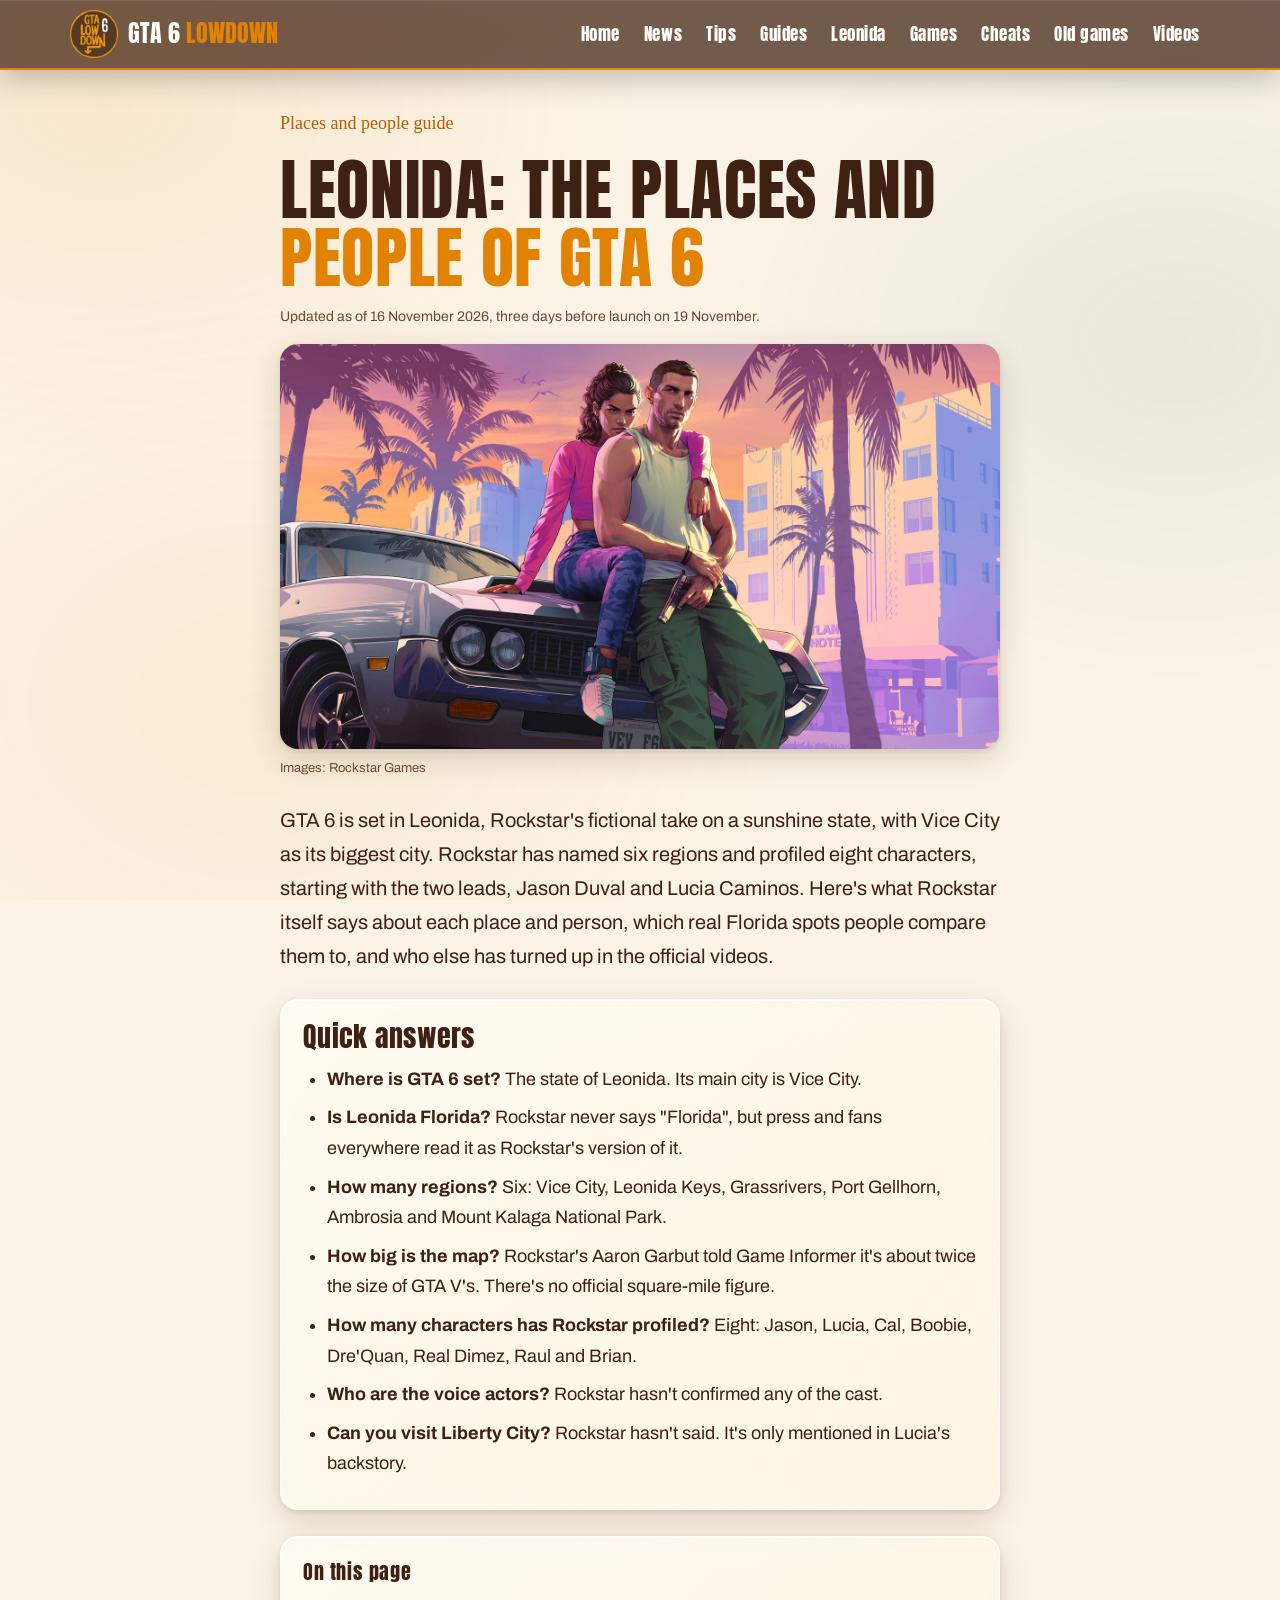
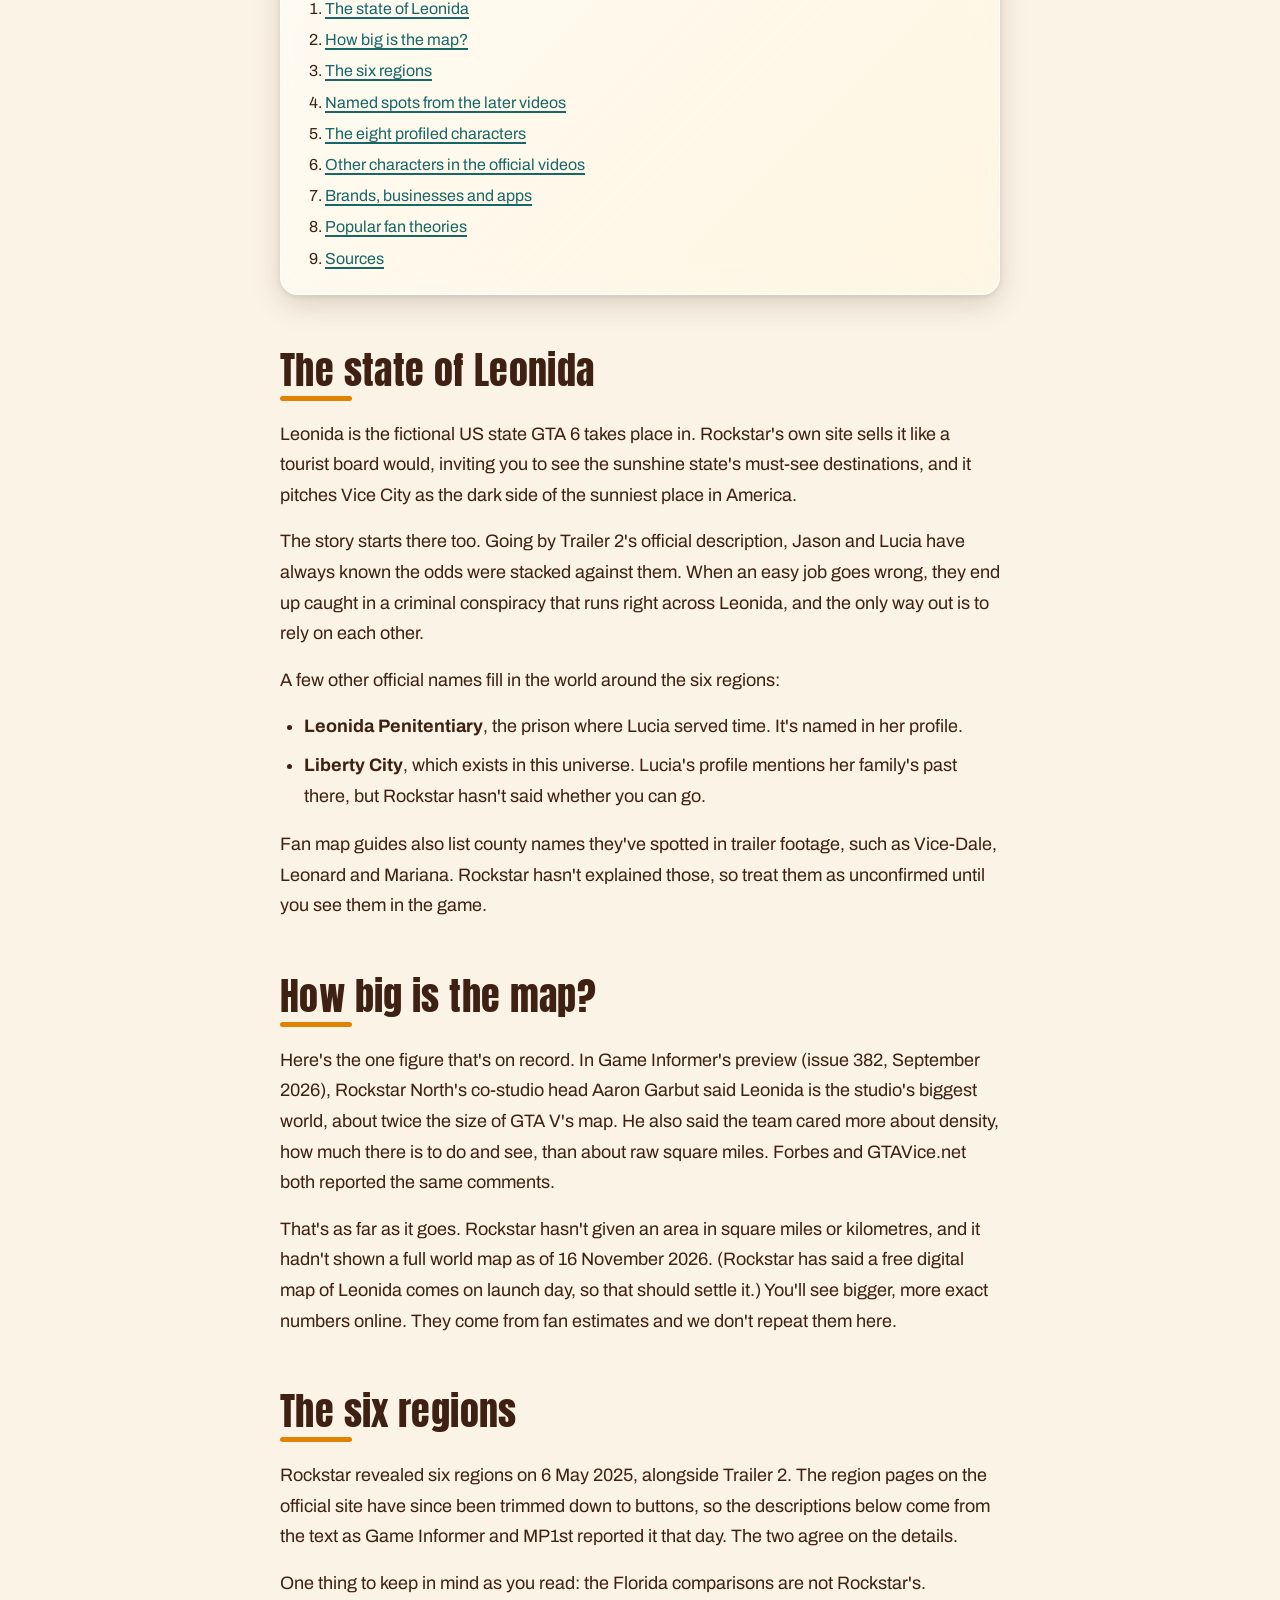
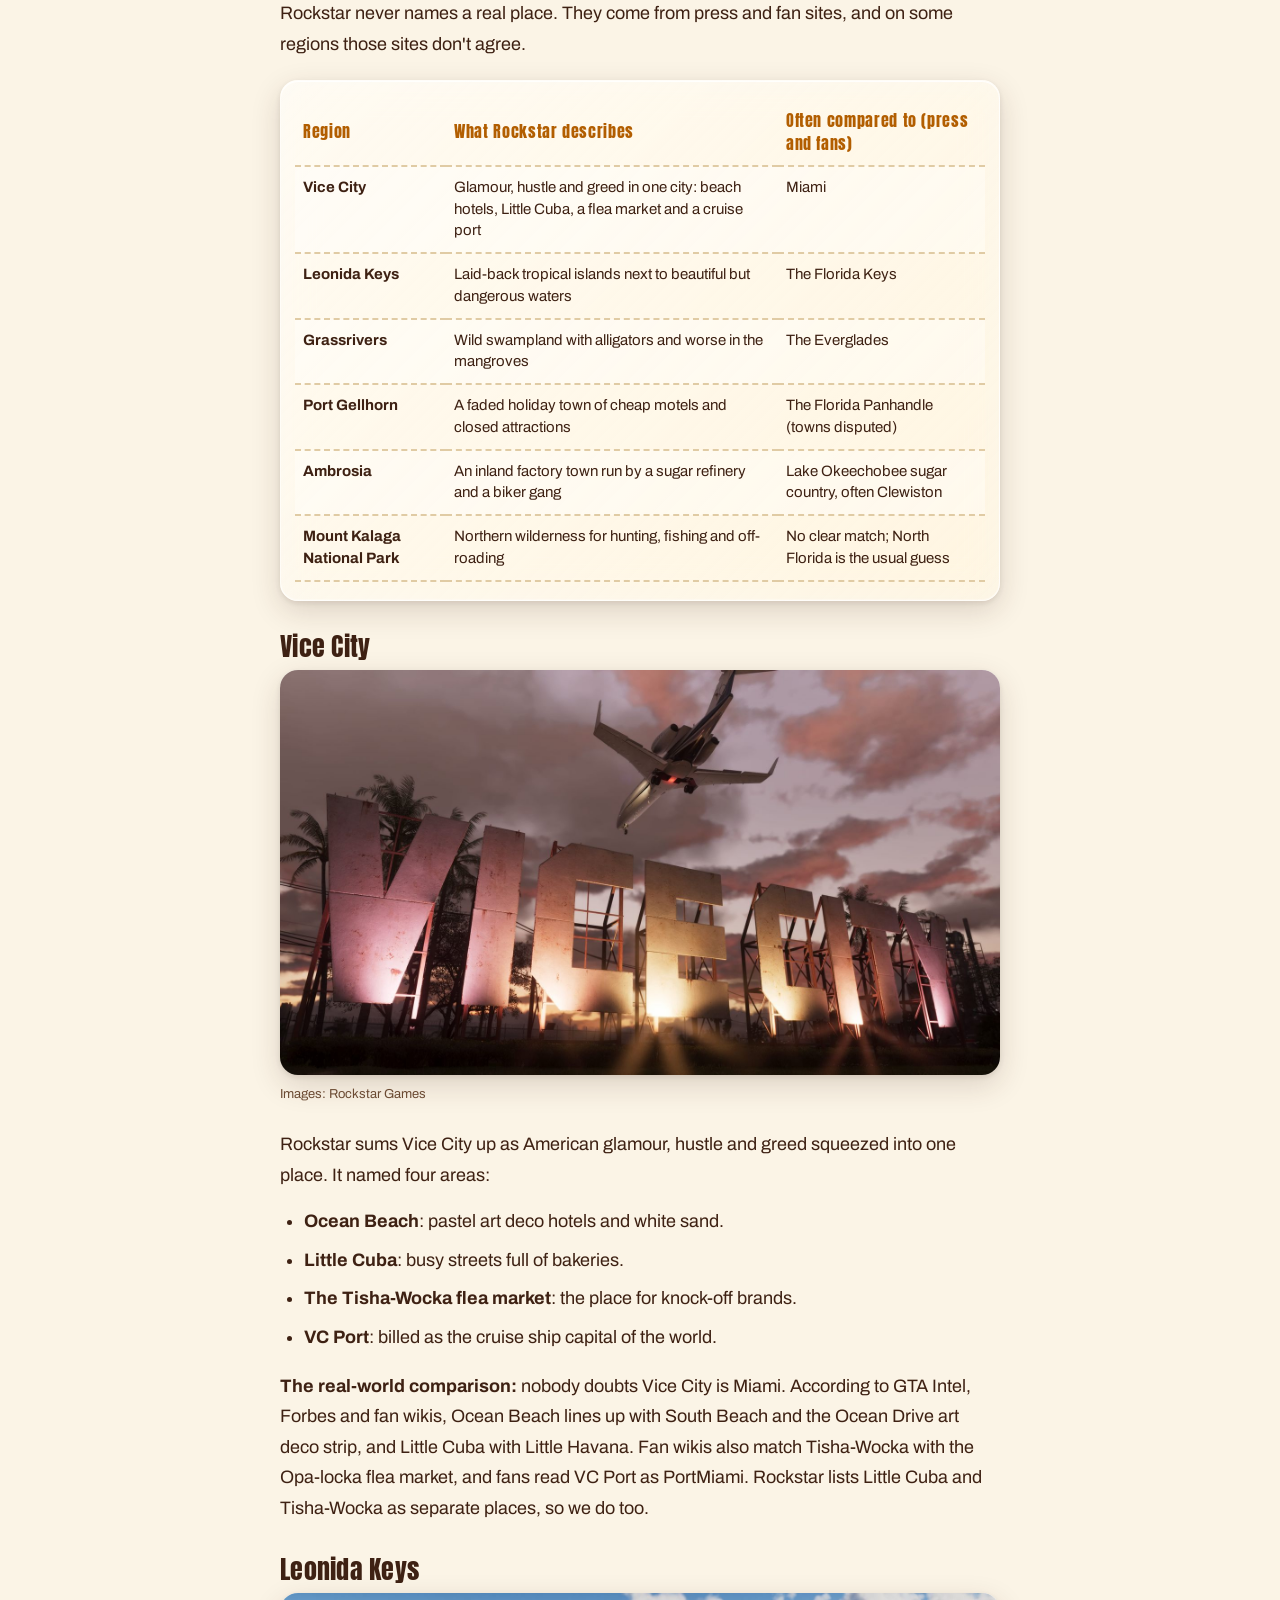
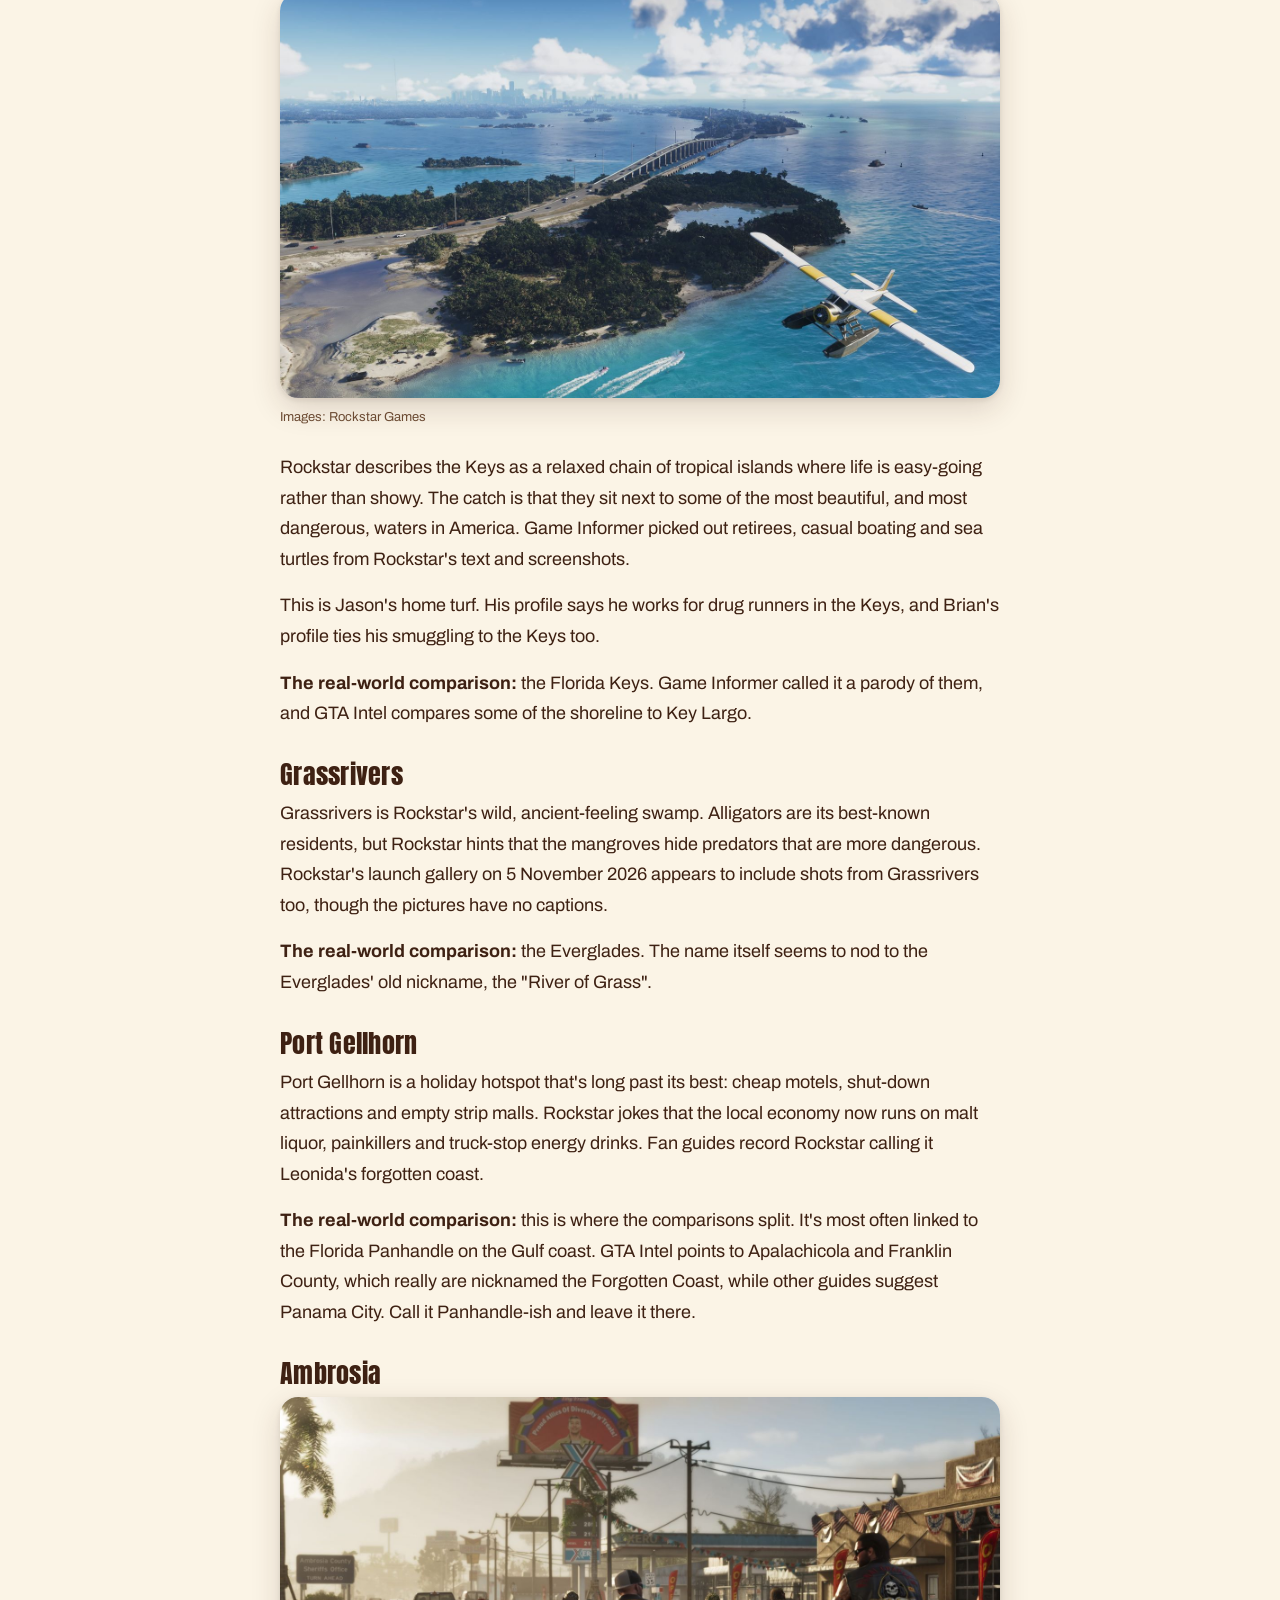
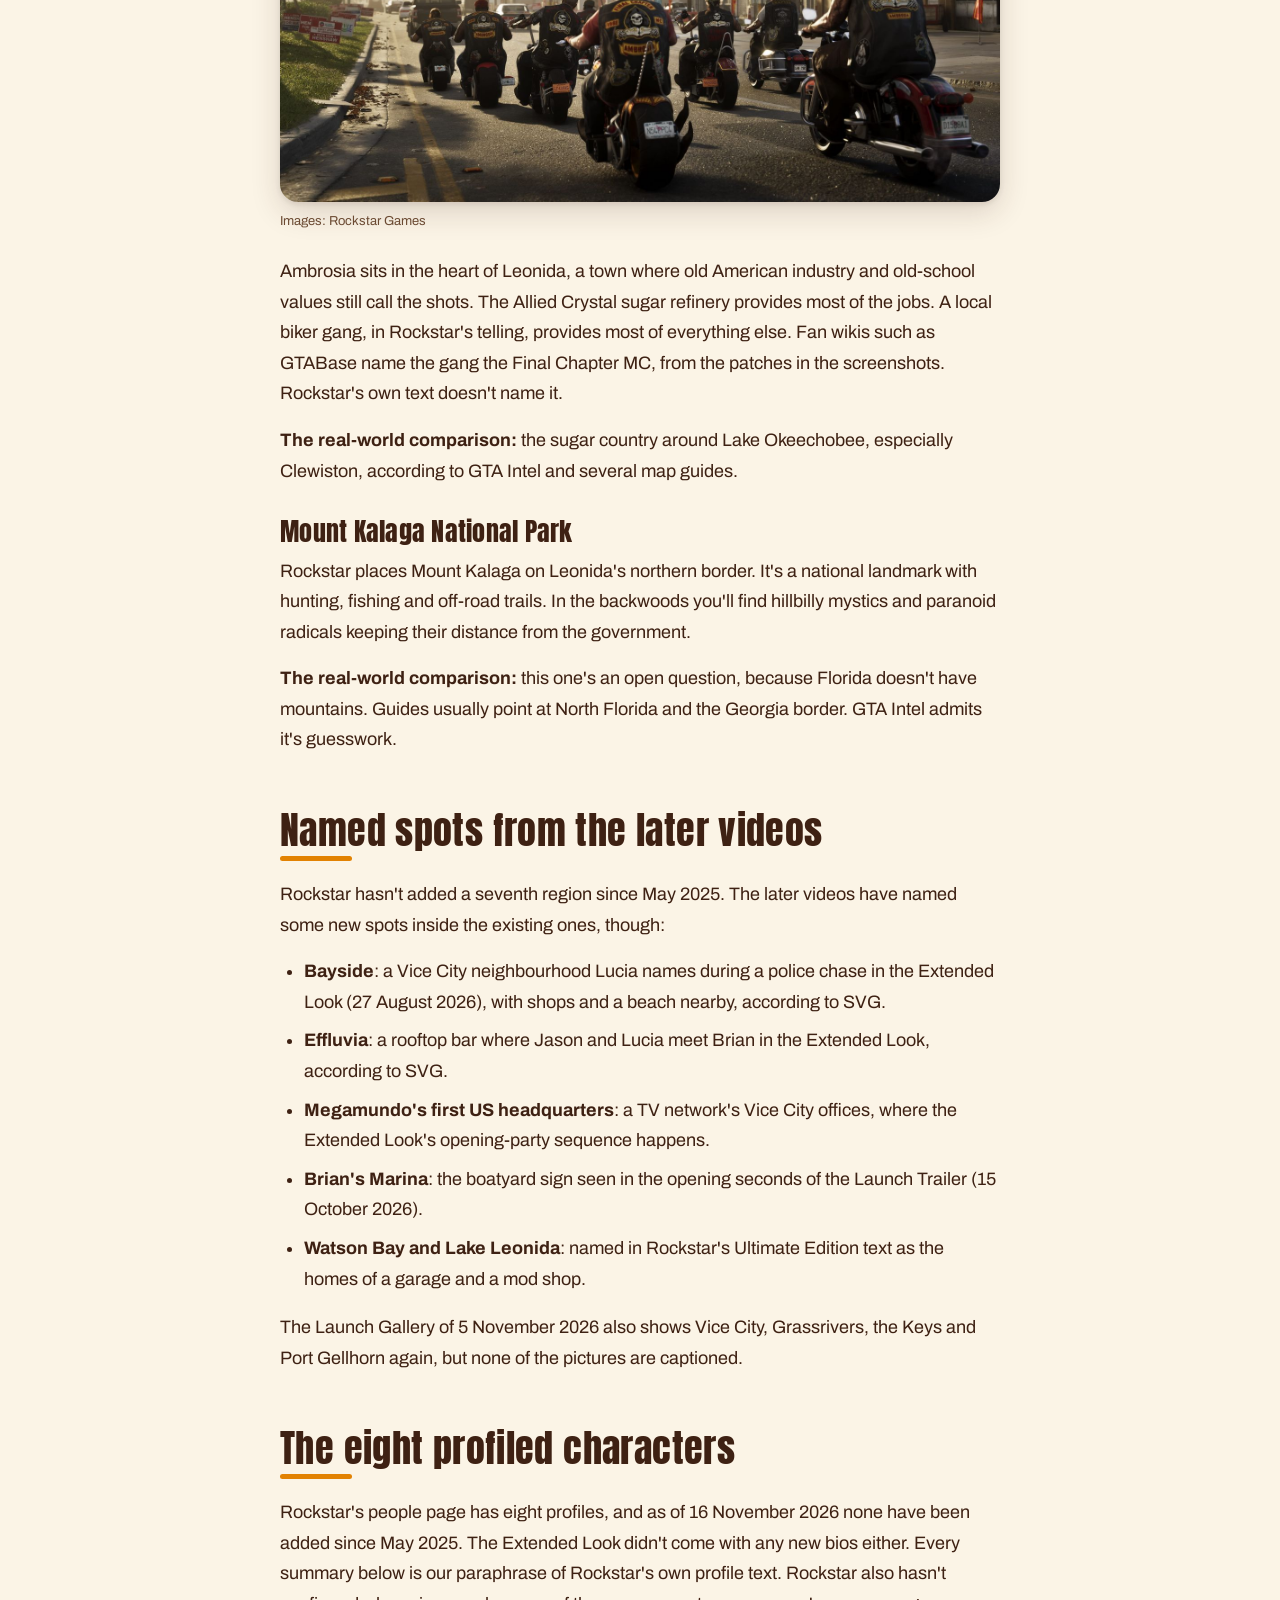
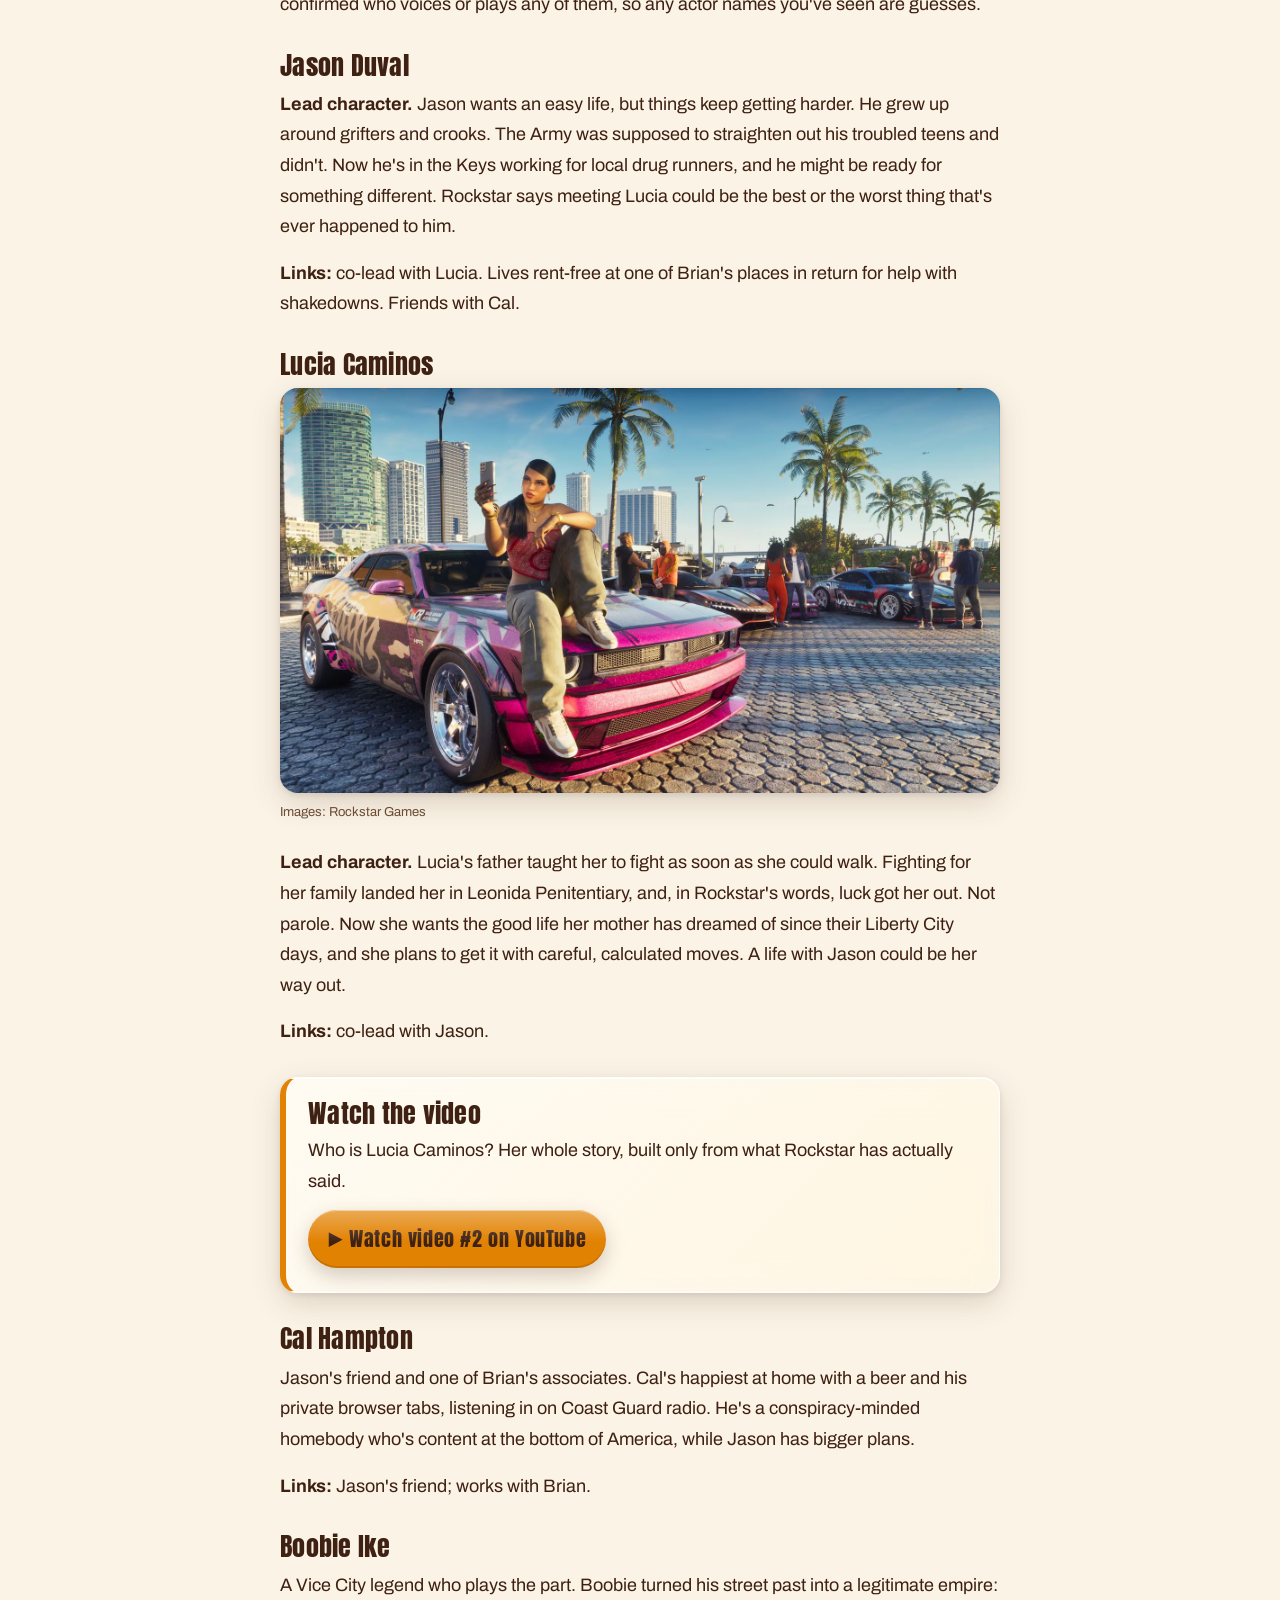
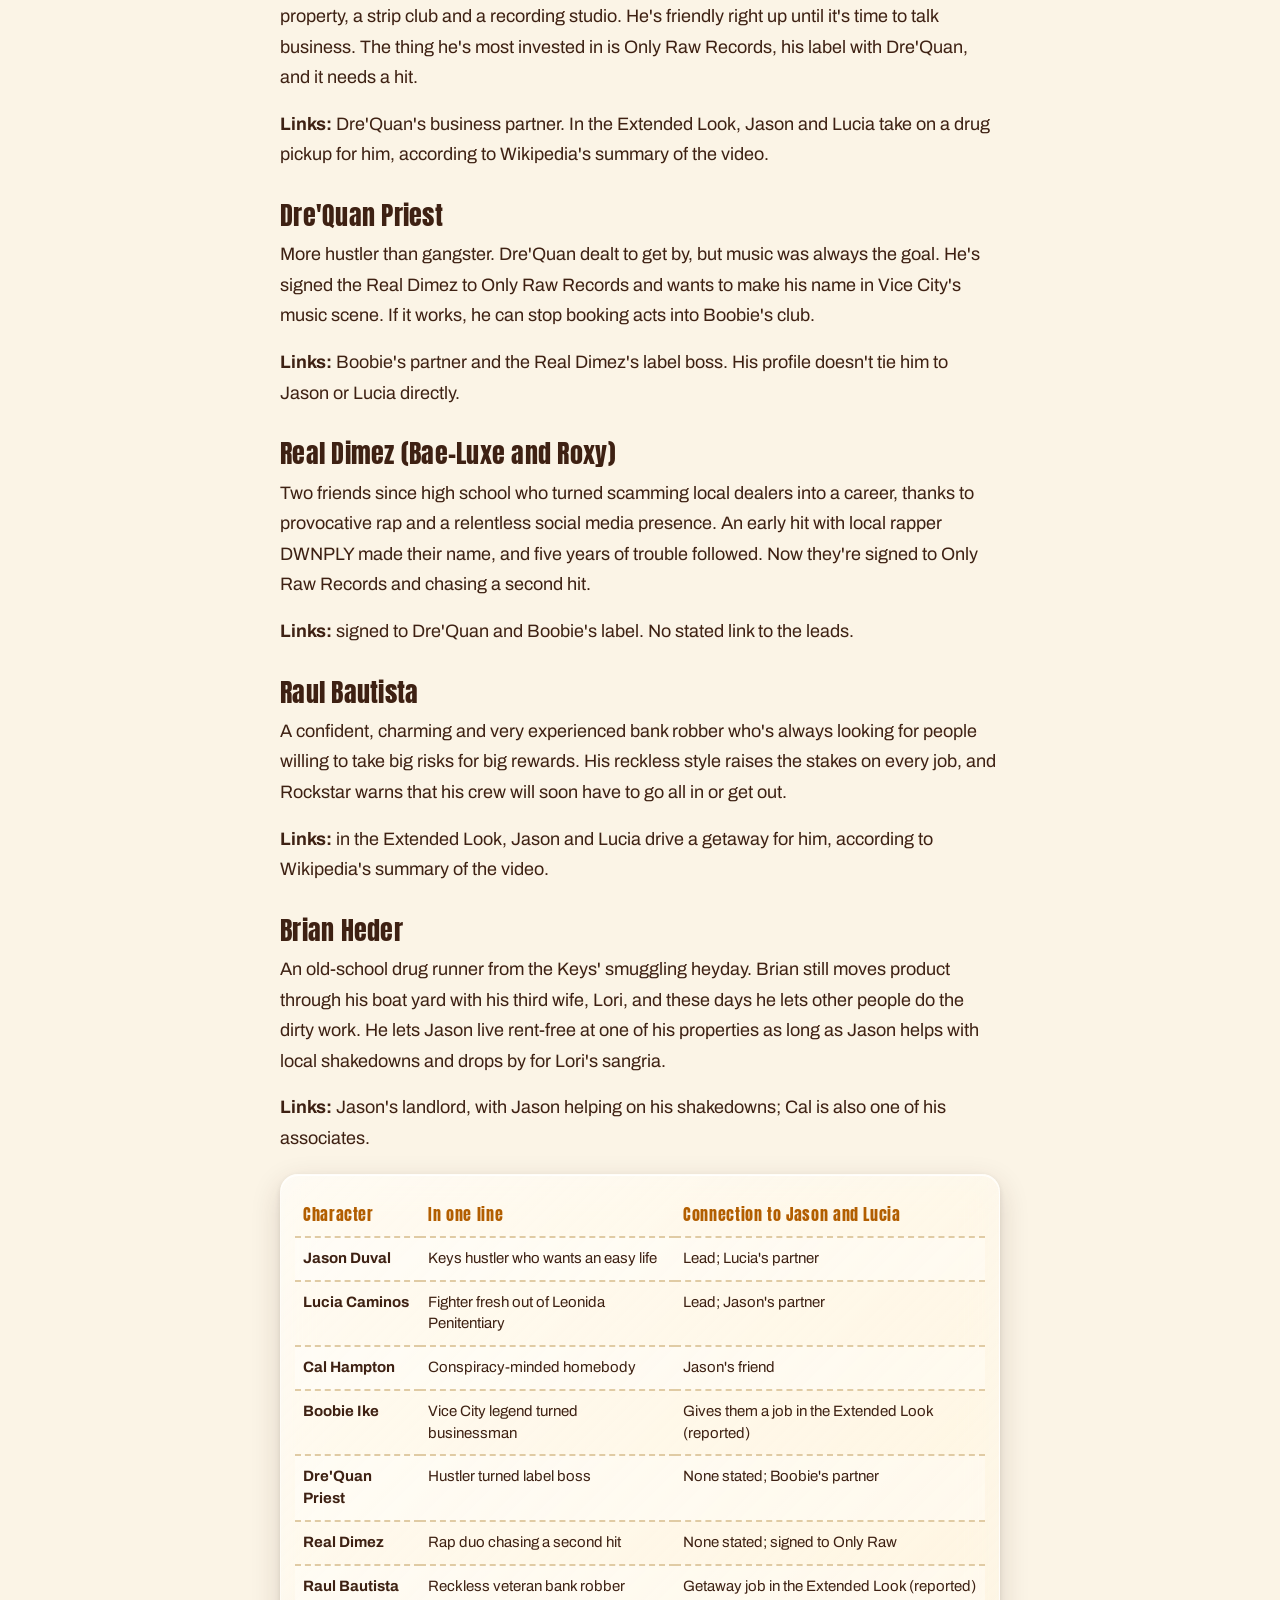
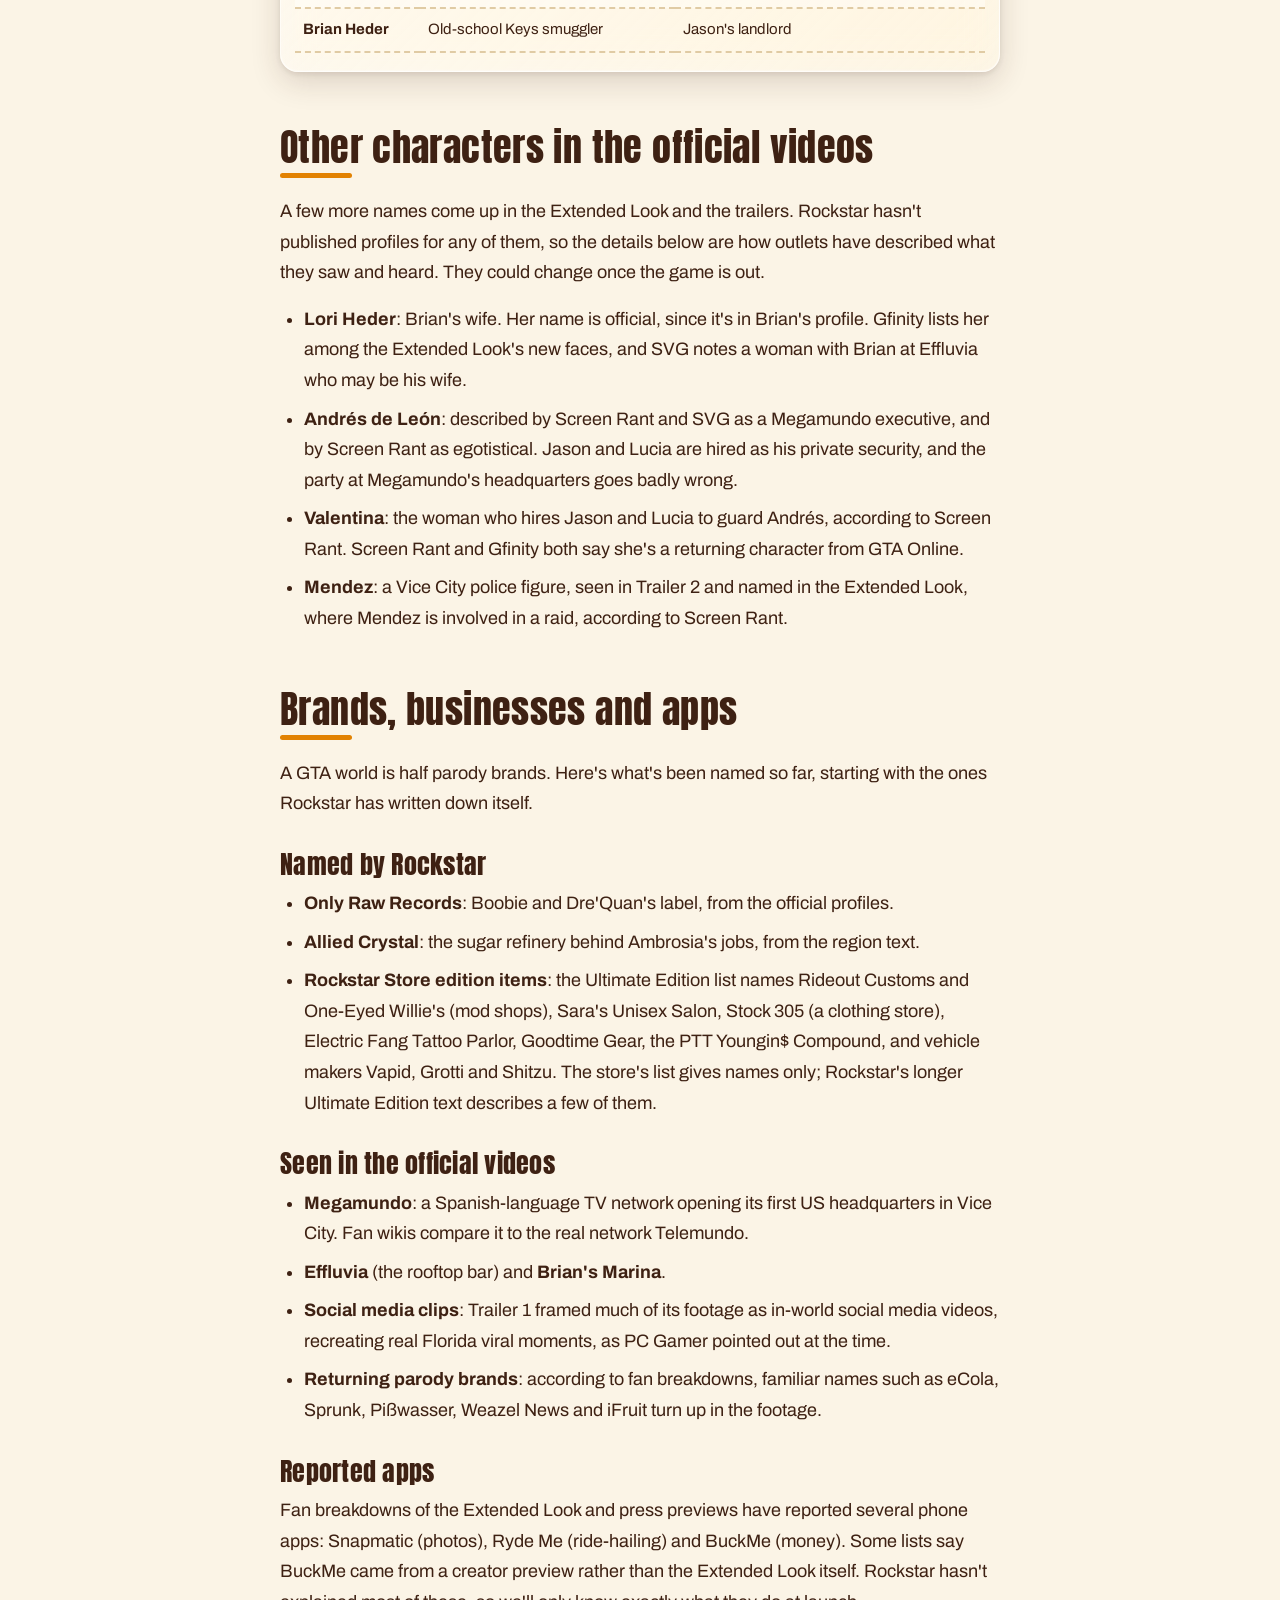
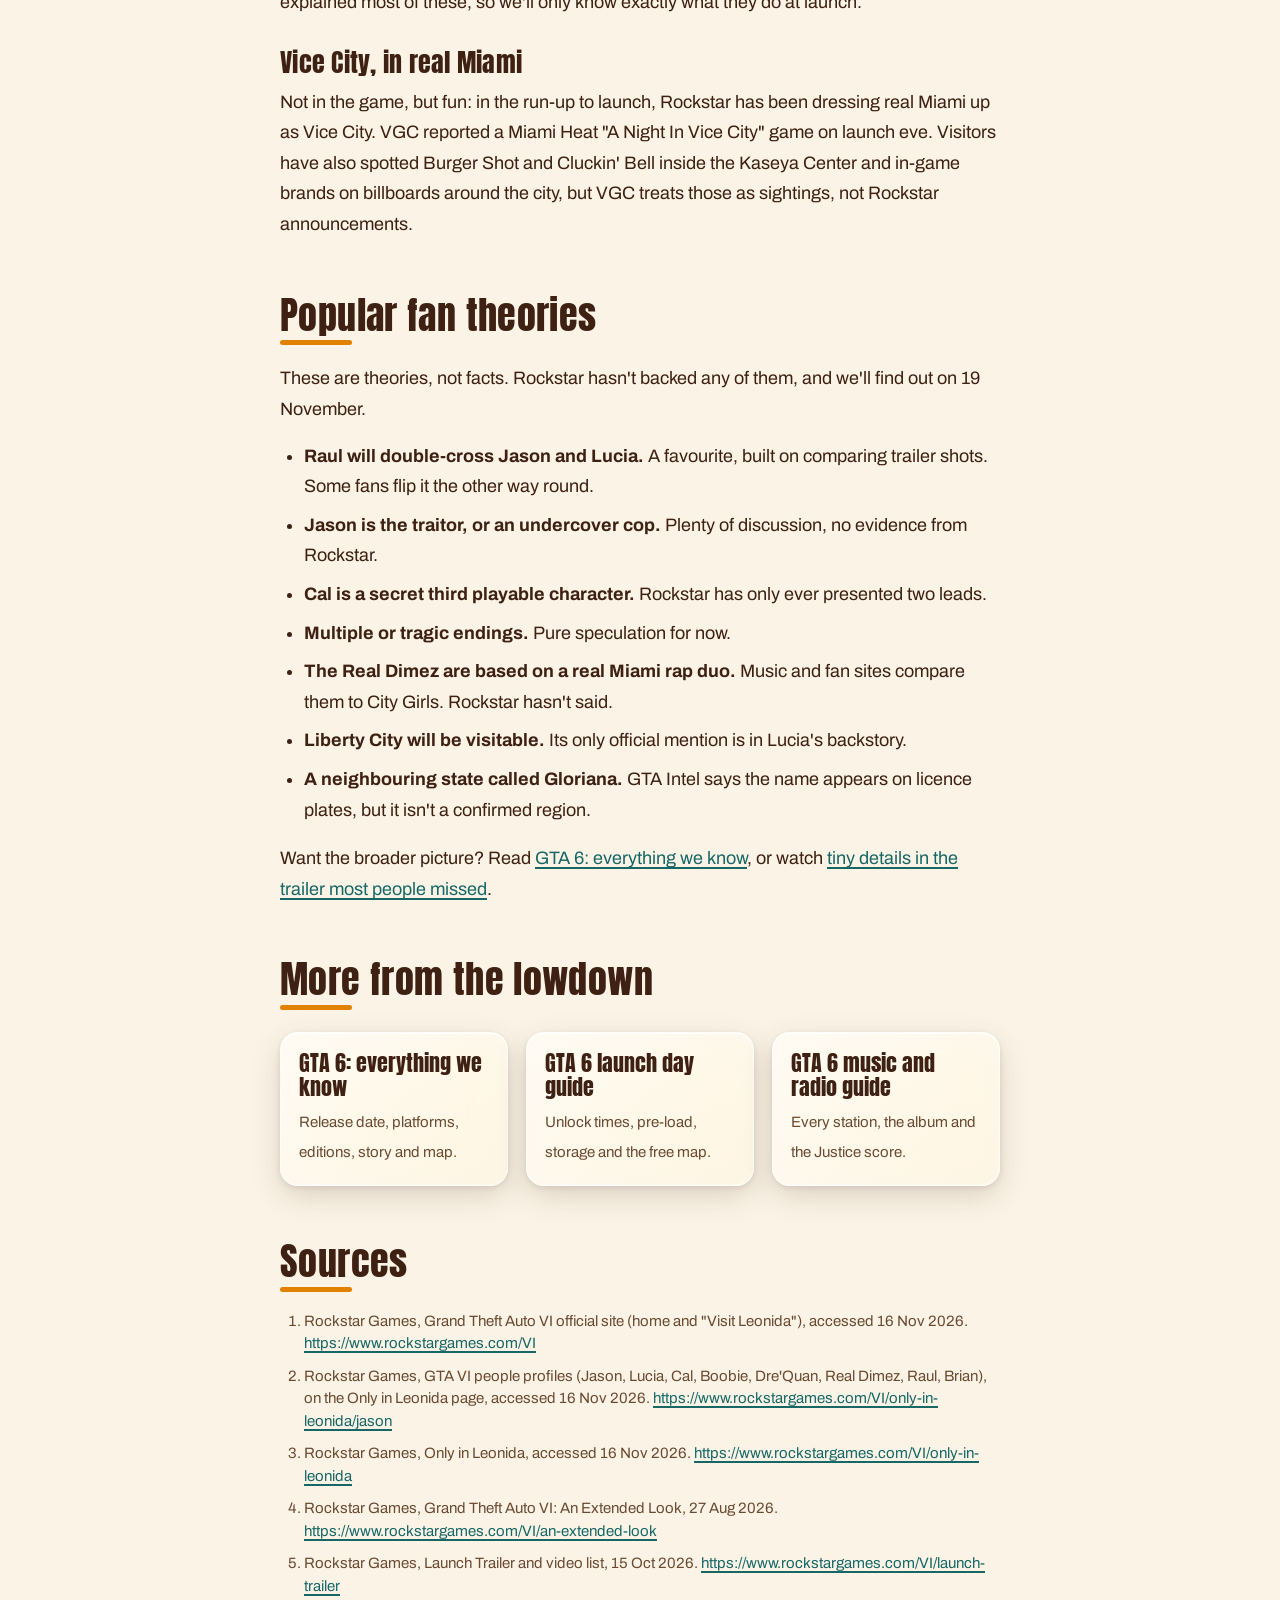
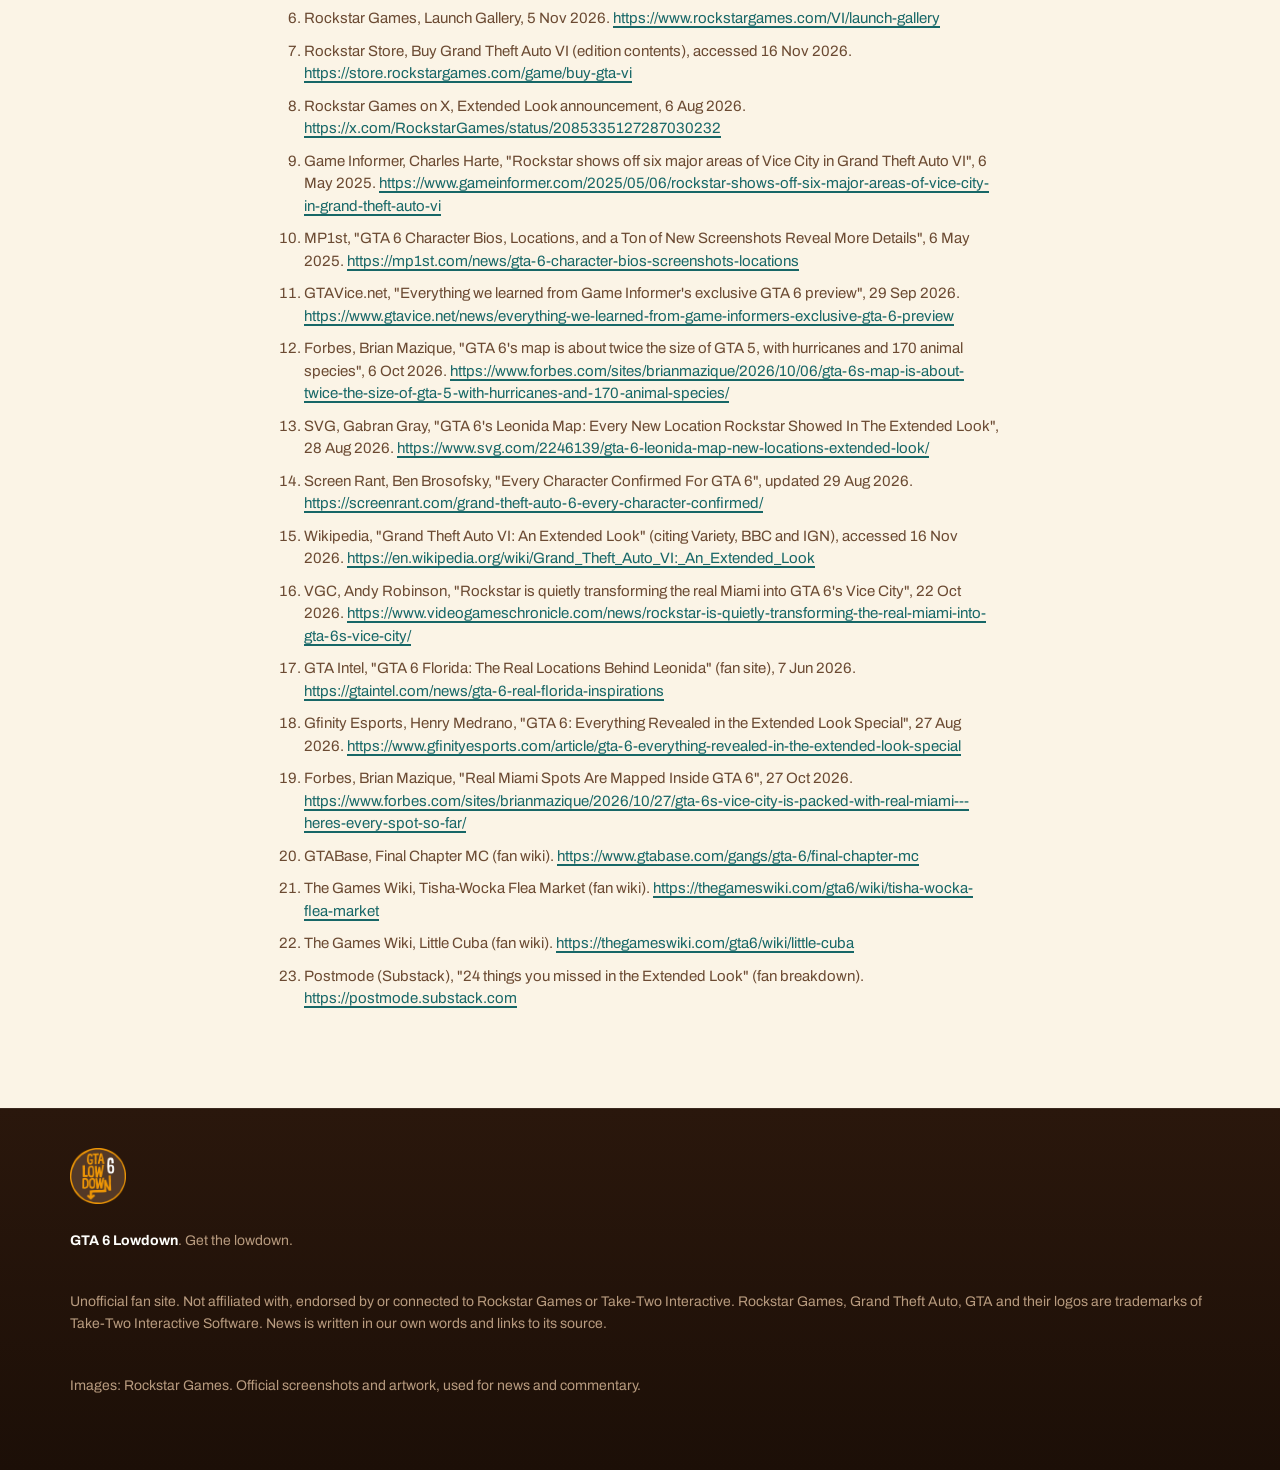
<file: articles/leonida-places-and-people.html>
<!doctype html>
<html lang="en">
<head>
<meta charset="utf-8">
<meta name="viewport" content="width=device-width, initial-scale=1">
<link rel="icon" href="../favicon.ico" sizes="any">
<link rel="icon" type="image/png" sizes="32x32" href="../img/favicon-32.png">
<link rel="icon" type="image/png" sizes="192x192" href="../img/favicon-192.png">
<link rel="apple-touch-icon" href="../img/apple-touch-icon.png">
<meta name="theme-color" content="#3e2113">
<title>Leonida: The Places and People of GTA 6 | GTA 6 Lowdown</title>
<meta name="description" content="A guide to Leonida in GTA 6: the six regions, the real Florida places they're compared to, the eight profiled characters around Jason and Lucia, and the brands.">
<link rel="canonical" href="https://gta6lowdown.github.io/articles/leonida-places-and-people.html">
<link rel="preconnect" href="https://fonts.googleapis.com">
<link rel="preconnect" href="https://fonts.gstatic.com" crossorigin>
<link rel="stylesheet" href="https://fonts.googleapis.com/css2?family=Anton&family=Archivo:wght@400;600;700&family=Caveat:wght@600&family=Permanent+Marker&display=swap">
<script type="application/ld+json">
{"@context":"https://schema.org","@type":"Article","headline":"Leonida: the places and people of GTA 6","description":"The six regions of Leonida, the real Florida places they're compared to, the eight characters Rockstar has profiled, and the in-world brands.","datePublished":"2026-11-16","dateModified":"2026-11-16","image":"https://gta6lowdown.github.io/img/hero_jason-lucia.jpg","author":{"@type":"Organization","name":"GTA 6 Lowdown","url":"https://gta6lowdown.github.io"},"publisher":{"@type":"Organization","name":"GTA 6 Lowdown","logo":{"@type":"ImageObject","url":"https://gta6lowdown.github.io/img/logo.png"}},"mainEntityOfPage":"https://gta6lowdown.github.io/articles/leonida-places-and-people.html"}
</script>
<style>
:root{
  --brown:#3e2113; --brown-mid:#533927; --orange:#e28202; --orange-b:#ef9706; --white:#fefefb;
  --paper:#f3e6cc; --cork:#b98a52; --sticky:#fbe98c; --teal:#176767; --red:#b8322a; --dusk:#4a2c4f;
  --ground:#fbf4e6; --text:#3e2113; --muted:#6b4a32; --panel:#f3e6cc; --card:#fffdf8; --focus:#176767;
  --display:"Anton",Impact,"Arial Narrow",sans-serif; --marker:"Permanent Marker","Comic Sans MS",cursive;
  --hand:"Caveat","Segoe Print",cursive; --body:"Archivo",system-ui,sans-serif;
  --shadow:4px 6px 0 rgba(0,0,0,.35); --shadow-lift:6px 12px 0 rgba(0,0,0,.35);
}
html[data-theme="dark"] .kicker{color:#b25e00}
html[data-theme="dark"]{--ground:#f3e6cc; --text:#3e2113; --muted:#6b4a32; --panel:#e9d6b2; --card:#f3e6cc; --focus:#ef9706}
*{box-sizing:border-box}
html{scroll-behavior:smooth}
@media (prefers-reduced-motion:reduce){html{scroll-behavior:auto}*{transition:none!important;animation:none!important}}
body{margin:0;background:var(--ground);color:var(--text);font-family:var(--body);font-size:17px;line-height:1.55}
a{color:inherit}
:focus-visible{outline:3px solid var(--focus);outline-offset:3px}
.wrap{max-width:1180px;margin:0 auto;padding:0 20px}
h1,h2,h3{font-family:var(--display);font-weight:400;letter-spacing:.01em;line-height:1.05;margin:0}
h2{font-size:clamp(34px,5vw,54px)}
h2 .w{color:var(--text)} h2 .o{color:var(--orange)}
.kicker{font-family:var(--marker);color:#b25e00;font-size:18px;margin:0 0 6px}
.lede{color:var(--muted);max-width:62ch;margin:10px 0 0}
section{padding:72px 0;position:relative}
.skip{position:absolute;left:-999px;top:0;background:var(--sticky);color:var(--brown);padding:10px 14px;z-index:99}
.skip:focus{left:10px;top:10px}

/* torn paper band */
.torn{background:var(--orange);clip-path:polygon(0 14%,6% 4%,13% 16%,21% 2%,30% 12%,38% 0,47% 13%,56% 3%,64% 15%,73% 1%,82% 12%,90% 2%,100% 10%,100% 88%,93% 100%,84% 86%,75% 97%,66% 85%,57% 99%,48% 87%,39% 98%,30% 86%,21% 97%,12% 85%,5% 96%,0 86%)}

/* nav */
header.top{position:sticky;top:0;z-index:50;background:var(--brown);border-bottom:4px solid var(--orange)}
.nav{display:flex;align-items:center;gap:16px;min-height:68px}
.brand{display:flex;align-items:center;gap:10px;text-decoration:none}
.brand img{width:48px;height:48px}
.brand span{font-family:var(--display);font-size:24px;color:var(--white)} .brand b{font-weight:400;color:var(--orange)}
.nav ul{display:flex;gap:4px;list-style:none;margin:0 0 0 auto;padding:0;flex-wrap:wrap}
.nav ul a{display:block;font-family:var(--display);font-size:17px;letter-spacing:.03em;color:var(--white);text-decoration:none;padding:8px 10px}
.nav ul a:hover{color:var(--orange-b)}
.stars{display:flex;gap:2px;margin-left:8px}
.stars svg{width:20px;height:20px}
.navtoggle{display:none;margin-left:auto;background:none;border:2px solid var(--orange);color:var(--white);font-family:var(--display);font-size:16px;padding:6px 12px;cursor:pointer}
@media (max-width:900px){
  .navtoggle{display:block}
  .nav{flex-wrap:wrap}
  .nav ul{display:none;width:100%;flex-direction:column;padding-bottom:12px}
  .nav ul.open{display:flex}
  .stars{display:none}
}

/* hero */
.hero{padding:0;background:#fbf4e6;color:var(--brown);overflow:hidden}
.hero .band{position:absolute;inset:18% -5% 22% -5%;transform:rotate(-4deg)}
.hero .inner{position:relative;display:grid;grid-template-columns:1.2fr .8fr;gap:30px;align-items:center;padding:70px 20px 80px}
.hero h1{font-size:clamp(56px,9vw,120px);line-height:.92}
.hero h1 .w{color:var(--white);text-shadow:-3px -3px 0 var(--brown),3px -3px 0 var(--brown),-3px 3px 0 var(--brown),3px 3px 0 var(--brown),0 4px 0 var(--brown),6px 8px 0 rgba(0,0,0,.25)} .hero h1 .o{color:var(--brown)}
.hero p.tag{font-family:var(--marker);font-size:22px;margin:14px 0 22px;color:var(--brown)}
.mast{width:120px;height:auto;position:absolute;right:6%;top:6%}
.wanted-hint{display:flex;align-items:center;gap:10px;margin:22px 0 0;font-family:var(--marker);font-size:18px;color:var(--brown)}
.wanted-hint svg polygon{stroke:var(--brown)}
.wanted-hint svg{width:26px;height:26px}
.countdown{background:var(--paper);color:var(--brown);padding:20px 22px;box-shadow:var(--shadow);transform:rotate(2deg);max-width:360px;justify-self:end}
.countdown h3{font-size:22px;color:var(--teal)}
.countdown .num{display:grid;grid-template-columns:repeat(4,1fr);gap:8px;margin:12px 0 8px;text-align:center}
.countdown .num b{display:block;font-family:var(--display);font-size:40px;font-weight:400;line-height:1}
.countdown .num small{font-size:12px;letter-spacing:.06em;text-transform:uppercase}
.countdown p{margin:0;font-size:14px}
@media (max-width:820px){.hero .inner{grid-template-columns:1fr}.countdown{justify-self:start}.mast{display:none}}

.btn{display:inline-flex;align-items:center;gap:8px;font-family:var(--display);font-size:20px;letter-spacing:.03em;text-decoration:none;padding:12px 20px;border:0;cursor:pointer;box-shadow:var(--shadow);transition:transform .15s,box-shadow .15s}
.btn:hover{transform:translateY(-3px);box-shadow:var(--shadow-lift)}
.btn.dark{background:var(--brown);color:var(--white)}
.btn.orange{background:var(--orange);color:var(--brown)}
.btn.paper{background:var(--paper);color:var(--brown)}
.btn.teal{background:var(--teal);color:var(--white)}
.btns{display:flex;flex-wrap:wrap;gap:12px}

/* latest */
.latest{display:grid;grid-template-columns:1.3fr 1fr;gap:28px;align-items:center;margin-top:28px}
@media (max-width:820px){.latest{grid-template-columns:1fr}}

/* video cards */
.filters{display:flex;flex-wrap:wrap;gap:8px;margin:24px 0}
.filters button{font-family:var(--display);font-size:16px;letter-spacing:.03em;background:transparent;color:var(--text);border:2px solid var(--orange);padding:7px 14px;cursor:pointer}
.filters button[aria-pressed="true"]{background:var(--orange);color:var(--brown)}
.grid{display:grid;grid-template-columns:repeat(auto-fill,minmax(260px,1fr));gap:26px}
.vcard{display:block;text-decoration:none;color:var(--brown);background:var(--card);border-top:6px solid var(--orange);box-shadow:var(--shadow);transition:transform .15s,box-shadow .15s}
.vcard:hover,.vcard:focus-visible{transform:translateY(-4px) rotate(-.6deg);box-shadow:var(--shadow-lift)}
.thumb{position:relative;aspect-ratio:16/9;background:var(--brown-mid);overflow:hidden;display:flex;align-items:center;justify-content:center}
.thumb img{position:absolute;inset:0;width:100%;height:100%;object-fit:cover}
.thumb .fb{font-family:var(--display);color:var(--orange);font-size:54px;opacity:.9}
.thumb .play{position:absolute;right:10px;bottom:10px;background:var(--orange);color:var(--brown);font-family:var(--display);font-size:14px;padding:4px 10px}
.vcard .meta{padding:14px 16px 16px}
.vcard h3{font-size:21px;line-height:1.15}
.vcard p{margin:8px 0 0;font-size:14px;color:#6b4a32}
.chip{display:inline-block;font-family:var(--display);font-size:13px;letter-spacing:.04em;padding:2px 8px;margin-bottom:8px}
.chip.ex{background:var(--teal);color:var(--white)} .chip.mu{background:var(--orange);color:var(--brown)} .chip.ch{background:var(--brown);color:var(--white)}
.vcard[hidden]{display:none}

/* corkboard news */
.cork{background:var(--cork);padding:34px;border:14px solid var(--brown-mid);box-shadow:var(--shadow);display:grid;grid-template-columns:repeat(auto-fill,minmax(250px,1fr));gap:30px;margin-top:28px}
.clip{background:var(--paper);color:var(--brown);padding:20px 18px 18px;box-shadow:var(--shadow);position:relative}
.clip:nth-child(3n+1){transform:rotate(-1.5deg)} .clip:nth-child(3n+2){transform:rotate(1.2deg)} .clip:nth-child(3n){transform:rotate(-.6deg)}
.clip::before{content:"";position:absolute;top:-8px;left:50%;width:16px;height:16px;border-radius:999px;background:var(--red);box-shadow:1px 2px 0 rgba(0,0,0,.3);transform:translateX(-50%)}
.clip time{font-size:13px;color:#6b4a32}
.clip h3{font-size:22px;margin:4px 0 8px;line-height:1.1}
.clip p{margin:0 0 10px;font-size:15px}
.clip .src{font-size:13px}
.stamp{display:inline-block;font-family:var(--display);font-size:18px;letter-spacing:.06em;border:3px solid;padding:0 10px;transform:rotate(-4deg);margin-bottom:6px}
.stamp.yes{color:var(--teal)} .stamp.no{color:#b25e00}
.clip.sticky{background:var(--sticky)}
.clip.sticky p{font-family:var(--hand);font-size:24px;line-height:1.2}

/* shorts */
.phones{display:flex;gap:24px;overflow-x:auto;padding:18px 4px 26px;margin-top:20px;scroll-snap-type:x mandatory}
.phone{flex:0 0 210px;aspect-ratio:9/16;background:#140a04;border-radius:26px;padding:12px;box-shadow:var(--shadow);scroll-snap-align:start}
.phone .scr{height:100%;border-radius:16px;background:var(--dusk);color:var(--white);display:flex;flex-direction:column;justify-content:flex-end;padding:16px}
.phone .scr b{font-family:var(--display);font-weight:400;font-size:22px;line-height:1.1}
.phone .scr span{font-size:13px;color:var(--muted)}
.note{background:var(--sticky);color:var(--brown);font-family:var(--hand);font-size:24px;padding:14px 18px;box-shadow:var(--shadow);display:inline-block;transform:rotate(-1deg)}

/* quiz */
.quizbox{display:grid;grid-template-columns:1fr 1fr;gap:28px;margin-top:28px}
@media (max-width:820px){.quizbox{grid-template-columns:1fr}}
.quizbox .machine.lead .answers .btn{font-size:17px}
.machine{background:var(--brown-mid);border:6px solid var(--orange);padding:26px;box-shadow:var(--shadow);color:var(--white)}
.screen{background:var(--dusk);padding:22px;min-height:190px;display:flex;flex-direction:column;justify-content:center}
.screen .q{font-family:var(--display);font-size:26px;line-height:1.15}
.screen .fbk{margin-top:12px;font-size:15px;color:var(--sticky);min-height:44px}
.answers{display:flex;gap:12px;margin-top:16px;flex-wrap:wrap}
.answers .btn{flex:1;justify-content:center;min-width:140px}
.score{font-family:var(--display);font-size:18px;margin-top:14px;color:var(--orange-b)}
.soon{background:var(--card);color:var(--brown);padding:24px;box-shadow:var(--shadow)}
.soon h3{font-size:28px}
.soon ul{margin:12px 0 0;padding-left:20px}

/* old games */
.shelf{display:grid;grid-template-columns:repeat(5,1fr);gap:16px;margin-top:28px;border-bottom:16px solid var(--brown-mid);padding-bottom:0}
@media (max-width:900px){.shelf{grid-template-columns:repeat(2,1fr);border-bottom:0}}
.case{background:var(--card);color:var(--brown);box-shadow:var(--shadow);display:flex;flex-direction:column}
.case .spine{font-family:var(--display);font-size:28px;padding:16px;line-height:1}
.case:nth-child(1) .spine{background:var(--brown-mid);color:var(--paper)}
.case:nth-child(2) .spine{background:#c8467a;color:var(--white)}
.case:nth-child(3) .spine{background:var(--orange);color:var(--brown)}
.case:nth-child(4) .spine{background:var(--teal);color:var(--white)}
.case:nth-child(5) .spine{background:var(--brown);color:var(--orange)}
.case .body{padding:14px 16px 18px;font-size:15px;flex:1;display:flex;flex-direction:column}
.case .yr{font-family:var(--marker);color:#b25e00}
.case a{margin-top:auto;padding-top:10px;font-weight:700}

/* info notebook */
.notebook{background:var(--paper);color:var(--brown);box-shadow:var(--shadow);margin-top:28px;border-left:22px solid var(--teal);background-image:repeating-linear-gradient(transparent 0 33px,#e0cba4 33px 34px)}
details{border-bottom:2px dashed #d8c3a5;padding:0 24px}
summary{font-family:var(--display);font-size:24px;padding:18px 0;cursor:pointer;list-style:none;display:flex;justify-content:space-between;gap:12px}
summary::after{content:"+";color:var(--orange)} details[open] summary::after{content:"–"}
details .ans{padding:0 0 20px;max-width:75ch}
details .ans p{margin:0 0 10px}

/* socials */
.cards{display:grid;grid-template-columns:repeat(auto-fill,minmax(200px,1fr));gap:24px;margin-top:28px}
.post{display:block;text-decoration:none;padding:24px 20px;box-shadow:var(--shadow);transition:transform .15s,box-shadow .15s}
.post:hover,.post:focus-visible{transform:translateY(-4px) rotate(1deg);box-shadow:var(--shadow-lift)}
.post b{display:block;font-family:var(--display);font-weight:400;font-size:30px;line-height:1}
.post span{font-family:var(--marker);font-size:16px}
.p1{background:var(--orange);color:var(--brown)} .p2{background:var(--paper);color:var(--brown)} .p3{background:var(--teal);color:var(--white)}
.p4{background:var(--brown-mid);color:var(--white);border:3px solid var(--orange)} .p5{background:var(--sticky);color:var(--brown)}

/* fun */
.funrow{display:grid;grid-template-columns:repeat(auto-fill,minmax(260px,1fr));gap:24px;margin-top:28px}
.fun{background:var(--card);border-top:6px solid var(--teal);padding:22px;box-shadow:var(--shadow)}
.fun h3{font-size:26px;color:#b25e00}
.fun p{margin:8px 0 14px}
.factout{font-family:var(--hand);font-size:24px;line-height:1.2;min-height:60px;background:var(--sticky);color:var(--brown);padding:10px 14px;margin-top:12px}

section.band-or{background:var(--orange);color:var(--brown)}
section.band-or h2 .w{color:var(--brown)} section.band-or h2 .o{color:var(--white)} section.band-or .kicker{color:var(--brown)} section.band-or .lede{color:var(--brown)}
.tipgrid{display:grid;grid-template-columns:repeat(auto-fill,minmax(300px,1fr));gap:24px;margin-top:28px}
.tip{background:var(--card);color:var(--brown);padding:22px;box-shadow:var(--shadow);border-left:8px solid var(--orange)}
.tip .tn{font-family:var(--display);font-size:40px;color:var(--orange);line-height:1}
.tip h3{font-size:24px;margin:6px 0 8px}
.tip p{margin:0 0 8px;font-size:15px}
.tip .src{font-size:13px;color:#6b4a32;margin:0}
.tip.sticky{background:var(--sticky);border-left:0;font-family:var(--hand);font-size:24px}
.tip.sticky p{font-size:24px}
.cheatwrap{display:grid;grid-template-columns:.8fr 1.6fr;gap:28px;margin-top:28px;align-items:start}
@media (max-width:820px){.cheatwrap{grid-template-columns:1fr}}
.gta6cheat{background:var(--brown);color:var(--white);padding:26px;box-shadow:var(--shadow)}
.gta6cheat h3{font-size:30px;margin:8px 0}
.gta6cheat .stamp{color:var(--orange-b)}
.cheatbox{background:var(--card);color:var(--brown);padding:24px;box-shadow:var(--shadow)}
.cheatbox h3{font-size:28px}
.small{font-size:14px;color:#6b4a32}
.tablewrap{overflow-x:auto}
table{border-collapse:collapse;width:100%;min-width:520px;margin:12px 0}
th,td{text-align:left;padding:10px 8px;border-bottom:2px dashed #e0cba4}
th{font-family:var(--display);font-weight:400;font-size:16px;letter-spacing:.04em;color:#b25e00}
td:nth-child(2),td:nth-child(3){font-family:ui-monospace,Consolas,monospace;font-weight:700}
.copy{font-family:var(--display);font-size:14px;background:var(--teal);color:var(--white);border:0;padding:6px 10px;cursor:pointer}
.mapbox{display:grid;grid-template-columns:1.4fr 1fr;gap:28px;margin-top:28px;align-items:center}
.mapbox svg{width:100%;height:auto;box-shadow:var(--shadow)}
@media (max-width:820px){.mapbox{grid-template-columns:1fr}}
.mapnotes p{margin:0 0 12px}
footer{background:#2a170c;color:var(--muted);padding:40px 0 60px;font-size:14px}
footer .wrap{display:grid;gap:12px}
footer img{width:56px}
.toast{position:fixed;left:50%;bottom:24px;transform:translateX(-50%);background:var(--sticky);color:var(--brown);font-family:var(--marker);padding:12px 18px;box-shadow:var(--shadow);z-index:80}
.toast[hidden]{display:none}
.sr{position:absolute;width:1px;height:1px;overflow:hidden;clip:rect(0 0 0 0)}

/* official Rockstar images */
.credit{font-size:13px;color:var(--muted);margin:18px 0 0}
section.band-or .credit{color:var(--brown)}
.heroside{justify-self:end;max-width:420px;width:100%;position:relative}
.heroart{margin:0 0 -22px 20px;background:var(--white);padding:10px 10px 12px;box-shadow:var(--shadow);transform:rotate(-3deg);position:relative}
.heroart::before{content:"";position:absolute;top:-12px;left:50%;width:90px;height:26px;background:rgba(251,233,140,.85);transform:translateX(-50%) rotate(2deg);box-shadow:1px 1px 0 rgba(0,0,0,.15)}
.heroart img{display:block;width:100%;height:auto;aspect-ratio:16/10;object-fit:cover;object-position:50% 30%}
.heroart figcaption{font-size:12px;color:var(--muted);margin-top:6px;text-align:right}
.heroside .countdown{position:relative;z-index:1;max-width:none;margin-left:auto;width:88%}
@media (max-width:820px){.heroside{justify-self:start}}
.thumb img.fbimg{z-index:0}
.thumb img.yt{z-index:2}
.thumb .fb{position:relative;z-index:1;text-shadow:3px 3px 0 var(--brown)}
.thumb .play{z-index:3}
.clip .pic{display:block;width:100%;aspect-ratio:16/9;object-fit:cover;border:6px solid var(--white);box-shadow:2px 3px 0 rgba(0,0,0,.25);margin:4px 0 10px}
.tip .pic{display:block;width:calc(100% + 44px);margin:-22px -22px 14px;aspect-ratio:16/9;object-fit:cover}
.tip .pic.top{object-position:50% 25%}
.nbart{display:block;width:100%;height:320px;object-fit:cover;object-position:50% 2%;border-bottom:6px solid var(--orange)}
.case .art{display:block;width:100%;aspect-ratio:4/3;object-fit:cover;border-bottom:4px solid var(--brown)}

/* ===== liquid glass layer (v02) ===== */
:root{
  --glass:linear-gradient(135deg,rgba(255,255,255,.62),rgba(255,250,240,.28));
  --glass-dark:linear-gradient(135deg,rgba(83,57,39,.62),rgba(62,33,19,.42));
  --glass-edge:1px solid rgba(255,255,255,.65);
  --glass-edge-dark:1px solid rgba(255,255,255,.16);
  --glass-shadow:0 10px 30px rgba(62,33,19,.16),0 2px 6px rgba(62,33,19,.10),inset 0 1px 0 rgba(255,255,255,.85),inset 0 -1px 0 rgba(255,255,255,.25);
  --glass-shadow-dark:0 12px 34px rgba(20,10,4,.35),inset 0 1px 0 rgba(255,255,255,.22);
  --blur:blur(18px) saturate(170%);
  --r:18px;
}
/* soft colour blobs so the glass has something to bend */
body{background:var(--ground)}
body::before{content:"";position:fixed;inset:0;z-index:-1;pointer-events:none;background:
  radial-gradient(900px 600px at 8% 12%,rgba(226,130,2,.10),transparent 60%),
  radial-gradient(800px 600px at 92% 38%,rgba(23,103,103,.08),transparent 60%),
  radial-gradient(900px 700px at 20% 78%,rgba(226,130,2,.08),transparent 60%)}
section[style*="--panel"]{background:linear-gradient(180deg,rgba(243,230,204,.85),rgba(243,230,204,.6))!important}

/* header: frosted brown */
header.top{background:rgba(62,33,19,.72);-webkit-backdrop-filter:var(--blur);backdrop-filter:var(--blur);border-bottom:0;box-shadow:0 1px 0 rgba(255,255,255,.10) inset,0 2px 0 var(--orange),0 10px 30px rgba(20,10,4,.25)}
.nav ul a{border-radius:999px;transition:background .2s,color .2s}
.nav ul a:hover{background:rgba(255,255,255,.10);color:var(--orange-b)}
.navtoggle{border-radius:999px;background:rgba(255,255,255,.08)}

/* glass surfaces */
.countdown,.vcard,.tip,.soon,.cheatbox,.fun,.case,.notebook,.filters,.heroart,.toast{
  border-radius:var(--r)}
.countdown,.vcard,.tip:not(.sticky),.soon,.cheatbox,.fun,.case{
  background:var(--glass);border:var(--glass-edge);box-shadow:var(--glass-shadow);
  -webkit-backdrop-filter:var(--blur);backdrop-filter:var(--blur);overflow:hidden;position:relative}
/* specular sheen across the top of each pane */
.countdown::after,.vcard::after,.tip:not(.sticky)::after,.soon::after,.cheatbox::after,.fun::after,.case::after,.machine::after,.post::after{
  content:"";position:absolute;inset:0 0 auto 0;height:46%;pointer-events:none;border-radius:inherit;
  background:linear-gradient(180deg,rgba(255,255,255,.38),rgba(255,255,255,0));mix-blend-mode:soft-light}

/* hero */
.hero{background:radial-gradient(700px 420px at 78% 40%,rgba(255,255,255,.55),transparent 70%),#fbf4e6}
.heroart{padding:8px;background:rgba(255,255,255,.55);border:var(--glass-edge);box-shadow:var(--glass-shadow);-webkit-backdrop-filter:var(--blur);backdrop-filter:var(--blur)}
.heroart img{border-radius:12px}
.heroart::before{border-radius:3px}
.heroart figcaption{padding:0 4px}
.countdown{transform:rotate(1.2deg);padding:22px 24px}
.countdown .num>div{background:rgba(255,255,255,.45);border:1px solid rgba(255,255,255,.7);border-radius:12px;padding:8px 0 6px;box-shadow:inset 0 1px 0 rgba(255,255,255,.9)}

/* buttons: glossy pills */
.btn{border-radius:999px;box-shadow:0 8px 20px rgba(62,33,19,.22),inset 0 1px 0 rgba(255,255,255,.45),inset 0 -2px 0 rgba(0,0,0,.12);position:relative;overflow:hidden}
.btn::before{content:"";position:absolute;inset:0 0 45% 0;border-radius:999px 999px 40% 40%/999px 999px 100% 100%;background:linear-gradient(180deg,rgba(255,255,255,.32),rgba(255,255,255,0));pointer-events:none}
.btn:hover{box-shadow:0 14px 28px rgba(62,33,19,.28),inset 0 1px 0 rgba(255,255,255,.5),inset 0 -2px 0 rgba(0,0,0,.12)}
.btn.paper{background:rgba(255,255,255,.6);border:var(--glass-edge);-webkit-backdrop-filter:var(--blur);backdrop-filter:var(--blur)}
.copy{border-radius:999px;box-shadow:inset 0 1px 0 rgba(255,255,255,.35)}

/* video filters: segmented glass */
.filters{display:inline-flex;padding:6px;background:var(--glass);border:var(--glass-edge);box-shadow:var(--glass-shadow);-webkit-backdrop-filter:var(--blur);backdrop-filter:var(--blur);border-radius:999px}
.filters button{border:0;border-radius:999px;transition:background .2s,box-shadow .2s}
.filters button[aria-pressed="true"]{box-shadow:0 4px 12px rgba(226,130,2,.35),inset 0 1px 0 rgba(255,255,255,.5)}
@media (max-width:620px){.filters{display:flex;flex-wrap:nowrap;overflow-x:auto;max-width:100%;scrollbar-width:none}.filters::-webkit-scrollbar{display:none}.filters button{white-space:nowrap;flex:0 0 auto}}

/* video cards */
.vcard{border-top:0}
.vcard .thumb{border-radius:12px;margin:8px 8px 0}
.vcard:hover,.vcard:focus-visible{transform:translateY(-5px);box-shadow:0 18px 40px rgba(62,33,19,.22),inset 0 1px 0 rgba(255,255,255,.9)}
.thumb .play{border-radius:999px;background:rgba(62,33,19,.45);color:var(--white);border:1px solid rgba(255,255,255,.35);-webkit-backdrop-filter:blur(10px) saturate(160%);backdrop-filter:blur(10px) saturate(160%);padding:5px 12px}
.latest .vcard .thumb{margin:10px}
.chip{border-radius:999px;padding:3px 10px}

/* news wall: paper clippings stay, the board gets a glass frame */
.cork{border-radius:24px;border:0;box-shadow:inset 0 0 0 10px rgba(83,57,39,.85),inset 0 0 0 11px rgba(255,255,255,.25),0 16px 40px rgba(62,33,19,.25)}
.clip .pic{border-radius:4px}

/* tips */
.tip{border-left:0}
.tip:not(.sticky){border-top:5px solid var(--orange)}
.tip .pic{margin-top:-27px}
.tip.sticky{border-radius:6px}

/* notebook and cases */
.notebook{overflow:hidden;box-shadow:var(--glass-shadow)}
.case{border:var(--glass-edge)}
.case .spine{position:relative}
.case .spine::after{content:"";position:absolute;inset:0 0 50% 0;background:linear-gradient(180deg,rgba(255,255,255,.28),rgba(255,255,255,0))}
.case .art{border-bottom:0}
.shelf{border-bottom:0;gap:20px}

/* shorts phones: glass screens */
.phone{border-radius:30px;background:linear-gradient(160deg,#2a170c,#140a04);box-shadow:0 18px 40px rgba(20,10,4,.35),inset 0 1px 0 rgba(255,255,255,.18)}
.phone .scr{border-radius:20px;background:
  radial-gradient(120% 80% at 20% 0%,rgba(239,151,6,.55),transparent 60%),
  radial-gradient(120% 80% at 100% 100%,rgba(23,103,103,.6),transparent 60%),var(--dusk);position:relative;overflow:hidden}
.phone .scr span{color:rgba(255,255,255,.75)}
.phone .scr b{background:rgba(255,255,255,.12);border:1px solid rgba(255,255,255,.25);border-radius:14px;padding:10px 12px;margin-top:6px;-webkit-backdrop-filter:blur(12px);backdrop-filter:blur(12px)}

/* quiz machines: dark glass */
.machine{border:0;border-radius:24px;background:var(--glass-dark),var(--brown-mid);box-shadow:var(--glass-shadow-dark),inset 0 0 0 2px rgba(226,130,2,.7);position:relative;overflow:hidden}
.screen{border-radius:16px;background:radial-gradient(120% 90% at 0% 0%,rgba(239,151,6,.35),transparent 60%),radial-gradient(120% 90% at 100% 100%,rgba(23,103,103,.45),transparent 60%),var(--dusk);border:1px solid rgba(255,255,255,.15);box-shadow:inset 0 1px 0 rgba(255,255,255,.2)}
.gta6cheat{border-radius:var(--r);background:var(--glass-dark),var(--brown);box-shadow:var(--glass-shadow-dark)}

/* socials: tinted glass tiles */
.post{border-radius:var(--r);position:relative;overflow:hidden;border:1px solid rgba(255,255,255,.4);box-shadow:0 10px 26px rgba(62,33,19,.2),inset 0 1px 0 rgba(255,255,255,.5)}
.post:hover,.post:focus-visible{transform:translateY(-5px)}
.p2{background:var(--glass);-webkit-backdrop-filter:var(--blur);backdrop-filter:var(--blur)}
.p4{border:1px solid rgba(239,151,6,.6)}

/* fun */
.fun{border-top:0}
.fun::before{content:"";position:absolute;left:0;right:0;top:0;height:4px;background:var(--teal)}
.factout{border-radius:12px}

/* articles */
.artgrid{display:grid;grid-template-columns:repeat(auto-fill,minmax(250px,1fr));gap:24px;margin-top:28px}
.acard{display:block;text-decoration:none;color:var(--brown);background:var(--glass);border:var(--glass-edge);box-shadow:var(--glass-shadow);-webkit-backdrop-filter:var(--blur);backdrop-filter:var(--blur);border-radius:var(--r);overflow:hidden;transition:transform .15s,box-shadow .15s}
.acard:hover,.acard:focus-visible{transform:translateY(-5px);box-shadow:0 18px 40px rgba(62,33,19,.22),inset 0 1px 0 rgba(255,255,255,.9)}
.acard img{display:block;width:calc(100% - 16px);margin:8px 8px 0;aspect-ratio:16/9;object-fit:cover;border-radius:12px}
.acard .ameta{padding:14px 16px 18px}
.acard h3{font-size:22px;line-height:1.15}
.acard p{margin:8px 0 0;font-size:14px;color:#6b4a32}

/* toast */
.toast{background:rgba(251,233,140,.75);border:var(--glass-edge);-webkit-backdrop-filter:var(--blur);backdrop-filter:var(--blur);box-shadow:var(--glass-shadow);border-radius:999px}

/* map */
.mapbox svg{border-radius:var(--r)}

/* footer: deeper glass */
footer{background:linear-gradient(180deg,#2a170c,#1c0f07);box-shadow:inset 0 1px 0 rgba(255,255,255,.08)}
footer p{color:#b89b7f}

/* where glass isn't supported or people ask for less transparency */
@supports not ((backdrop-filter:blur(1px)) or (-webkit-backdrop-filter:blur(1px))){
  .countdown,.vcard,.tip:not(.sticky),.soon,.cheatbox,.fun,.case,.filters,.heroart,.btn.paper,.p2,.toast{background:var(--card)}
  header.top{background:var(--brown)}
}
@media (prefers-reduced-transparency:reduce){
  .countdown,.vcard,.tip:not(.sticky),.soon,.cheatbox,.fun,.case,.filters,.heroart,.btn.paper,.p2,.toast{background:var(--card);backdrop-filter:none;-webkit-backdrop-filter:none}
  header.top{background:var(--brown);backdrop-filter:none}
}
</style>
<style>
/* article styles */
.article{max-width:760px;margin:0 auto;padding:40px 20px 80px;font-size:18px;line-height:1.7}
.article h1{font-size:clamp(40px,7vw,68px);line-height:1;margin:6px 0 14px}
.article h1 .o{color:var(--orange)}
.article h2{font-size:38px;margin:56px 0 18px;padding-bottom:10px;position:relative}
.article h2::after{content:"";position:absolute;left:0;bottom:0;width:72px;height:5px;border-radius:999px;background:var(--orange)}
.article h3{font-size:26px;margin:32px 0 10px}
.article p{margin:0 0 16px}
.article ul,.article ol{margin:0 0 18px;padding-left:24px}
.article li{margin:0 0 8px}
.article a{color:var(--teal);text-decoration-thickness:2px;text-underline-offset:3px}
.article .btn{color:var(--brown);text-decoration:none}
.updated{font-size:14px;color:var(--muted);margin:0 0 22px}
.intro{font-size:20px}
.quick,.toc,.callout,.tablewrap.glass,.rcard{background:var(--glass);border:var(--glass-edge);box-shadow:var(--glass-shadow);-webkit-backdrop-filter:var(--blur);backdrop-filter:var(--blur);border-radius:var(--r)}
.quick{padding:22px;margin:26px 0}
.quick h2{font-size:28px;margin:0 0 12px;padding:0}
.quick h2::after{display:none}
.quick ul{margin:0}
.toc{padding:18px 22px;margin:26px 0;font-size:16px}
.toc b{font-family:var(--display);font-weight:400;font-size:20px;letter-spacing:.03em;display:block;margin-bottom:6px}
.toc ol{margin:0;padding-left:22px}
.toc li{margin:0 0 4px}
.callout{padding:22px 22px 24px;margin:30px 0;border-left:6px solid var(--orange)}
.callout h3{margin:0 0 8px}
.callout p{margin:0 0 14px}
.tablewrap.glass{padding:6px 14px;margin:20px 0 26px;overflow-x:auto}
.article table{font-size:15px;line-height:1.45;min-width:560px}
.article td{font-family:var(--body)!important;font-weight:400!important;vertical-align:top}
.article td:first-child{font-weight:700!important}
.article tbody tr:nth-child(odd){background:rgba(255,255,255,.35)}
.hero-img{display:block;width:100%;height:auto;border-radius:18px;box-shadow:var(--glass-shadow);margin:8px 0 0}
.article .credit{margin:8px 0 24px}
.sources{font-size:15px;color:var(--muted);line-height:1.5;word-break:break-word;overflow-wrap:anywhere}
.sources li{margin:0 0 10px}
.related{display:grid;grid-template-columns:repeat(auto-fill,minmax(200px,1fr));gap:18px;margin:22px 0 0}
.rcard{display:block;padding:18px;text-decoration:none;color:var(--brown)!important;transition:transform .15s}
.rcard:hover,.rcard:focus-visible{transform:translateY(-4px)}
.rcard b{display:block;font-family:var(--display);font-weight:400;font-size:22px;line-height:1.1;margin-bottom:6px}
.rcard span{font-size:15px;color:var(--muted)}
.person{margin:0 0 6px}
@media (max-width:520px){.article{font-size:17px}.article h2{font-size:32px}.article h3{font-size:23px}}
</style>
</head>
<body>
<a class="skip" href="#main">Skip to content</a>

<header class="top">
  <div class="wrap nav">
    <a class="brand" href="../index.html"><img src="../img/logo.png" alt=""><span>GTA 6 <b>LOWDOWN</b></span></a>
    <button class="navtoggle" type="button" aria-expanded="false" aria-controls="navlist">MENU</button>
    <ul id="navlist">
      <li><a href="../index.html">Home</a></li>
      <li><a href="../news.html">News</a></li>
      <li><a href="../tips.html">Tips</a></li>
      <li><a href="../guides.html" aria-current="page">Guides</a></li>
      <li><a href="../leonida.html">Leonida</a></li>
      <li><a href="../games.html">Games</a></li>
      <li><a href="../cheats.html">Cheats</a></li>
      <li><a href="../old-games.html">Old games</a></li>
      <li><a href="../videos.html">Videos</a></li>
    </ul>
  </div>
</header>

<main id="main">
<article class="article">
  <p class="kicker">Places and people guide</p>
  <h1>LEONIDA: THE PLACES AND <span class="o">PEOPLE OF GTA 6</span></h1>
  <p class="updated">Updated as of 16 November 2026, three days before launch on 19 November.</p>

  <img class="hero-img" src="../img/hero_jason-lucia.jpg" alt="Official GTA 6 key art of Jason Duval and Lucia Caminos by a car under palm trees" width="1600" height="900">
  <p class="credit">Images: Rockstar Games</p>

  <p class="intro">GTA 6 is set in Leonida, Rockstar's fictional take on a sunshine state, with Vice City as its biggest city. Rockstar has named six regions and profiled eight characters, starting with the two leads, Jason Duval and Lucia Caminos. Here's what Rockstar itself says about each place and person, which real Florida spots people compare them to, and who else has turned up in the official videos.</p>

  <aside class="quick" aria-labelledby="quick-h">
    <h2 id="quick-h">Quick answers</h2>
    <ul>
      <li><b>Where is GTA 6 set?</b> The state of Leonida. Its main city is Vice City.</li>
      <li><b>Is Leonida Florida?</b> Rockstar never says "Florida", but press and fans everywhere read it as Rockstar's version of it.</li>
      <li><b>How many regions?</b> Six: Vice City, Leonida Keys, Grassrivers, Port Gellhorn, Ambrosia and Mount Kalaga National Park.</li>
      <li><b>How big is the map?</b> Rockstar's Aaron Garbut told Game Informer it's about twice the size of GTA V's. There's no official square-mile figure.</li>
      <li><b>How many characters has Rockstar profiled?</b> Eight: Jason, Lucia, Cal, Boobie, Dre'Quan, Real Dimez, Raul and Brian.</li>
      <li><b>Who are the voice actors?</b> Rockstar hasn't confirmed any of the cast.</li>
      <li><b>Can you visit Liberty City?</b> Rockstar hasn't said. It's only mentioned in Lucia's backstory.</li>
    </ul>
  </aside>

  <nav class="toc" aria-label="On this page">
    <b>On this page</b>
    <ol>
      <li><a href="#leonida">The state of Leonida</a></li>
      <li><a href="#map-size">How big is the map?</a></li>
      <li><a href="#regions">The six regions</a></li>
      <li><a href="#new-spots">Named spots from the later videos</a></li>
      <li><a href="#people">The eight profiled characters</a></li>
      <li><a href="#others">Other characters in the official videos</a></li>
      <li><a href="#brands">Brands, businesses and apps</a></li>
      <li><a href="#theories">Popular fan theories</a></li>
      <li><a href="#sources">Sources</a></li>
    </ol>
  </nav>

  <h2 id="leonida">The state of Leonida</h2>
  <p>Leonida is the fictional US state GTA 6 takes place in. Rockstar's own site sells it like a tourist board would, inviting you to see the sunshine state's must-see destinations, and it pitches Vice City as the dark side of the sunniest place in America.</p>
  <p>The story starts there too. Going by Trailer 2's official description, Jason and Lucia have always known the odds were stacked against them. When an easy job goes wrong, they end up caught in a criminal conspiracy that runs right across Leonida, and the only way out is to rely on each other.</p>
  <p>A few other official names fill in the world around the six regions:</p>
  <ul>
    <li><b>Leonida Penitentiary</b>, the prison where Lucia served time. It's named in her profile.</li>
    <li><b>Liberty City</b>, which exists in this universe. Lucia's profile mentions her family's past there, but Rockstar hasn't said whether you can go.</li>
  </ul>
  <p>Fan map guides also list county names they've spotted in trailer footage, such as Vice-Dale, Leonard and Mariana. Rockstar hasn't explained those, so treat them as unconfirmed until you see them in the game.</p>

  <h2 id="map-size">How big is the map?</h2>
  <p>Here's the one figure that's on record. In Game Informer's preview (issue 382, September 2026), Rockstar North's co-studio head Aaron Garbut said Leonida is the studio's biggest world, about twice the size of GTA V's map. He also said the team cared more about density, how much there is to do and see, than about raw square miles. Forbes and GTAVice.net both reported the same comments.</p>
  <p>That's as far as it goes. Rockstar hasn't given an area in square miles or kilometres, and it hadn't shown a full world map as of 16 November 2026. (Rockstar has said a free digital map of Leonida comes on launch day, so that should settle it.) You'll see bigger, more exact numbers online. They come from fan estimates and we don't repeat them here.</p>

  <h2 id="regions">The six regions</h2>
  <p>Rockstar revealed six regions on 6 May 2025, alongside Trailer 2. The region pages on the official site have since been trimmed down to buttons, so the descriptions below come from the text as Game Informer and MP1st reported it that day. The two agree on the details.</p>
  <p>One thing to keep in mind as you read: the Florida comparisons are not Rockstar's. Rockstar never names a real place. They come from press and fan sites, and on some regions those sites don't agree.</p>

  <div class="tablewrap glass">
    <table>
      <thead><tr><th scope="col">Region</th><th scope="col">What Rockstar describes</th><th scope="col">Often compared to (press and fans)</th></tr></thead>
      <tbody>
        <tr><td>Vice City</td><td>Glamour, hustle and greed in one city: beach hotels, Little Cuba, a flea market and a cruise port</td><td>Miami</td></tr>
        <tr><td>Leonida Keys</td><td>Laid-back tropical islands next to beautiful but dangerous waters</td><td>The Florida Keys</td></tr>
        <tr><td>Grassrivers</td><td>Wild swampland with alligators and worse in the mangroves</td><td>The Everglades</td></tr>
        <tr><td>Port Gellhorn</td><td>A faded holiday town of cheap motels and closed attractions</td><td>The Florida Panhandle (towns disputed)</td></tr>
        <tr><td>Ambrosia</td><td>An inland factory town run by a sugar refinery and a biker gang</td><td>Lake Okeechobee sugar country, often Clewiston</td></tr>
        <tr><td>Mount Kalaga National Park</td><td>Northern wilderness for hunting, fishing and off-roading</td><td>No clear match; North Florida is the usual guess</td></tr>
      </tbody>
    </table>
  </div>

  <h3>Vice City</h3>
  <img class="hero-img" src="../img/news_vice-city-sign.jpg" alt="The Vice City sign at sunset with a plane flying overhead" loading="lazy">
  <p class="credit">Images: Rockstar Games</p>
  <p>Rockstar sums Vice City up as American glamour, hustle and greed squeezed into one place. It named four areas:</p>
  <ul>
    <li><b>Ocean Beach</b>: pastel art deco hotels and white sand.</li>
    <li><b>Little Cuba</b>: busy streets full of bakeries.</li>
    <li><b>The Tisha-Wocka flea market</b>: the place for knock-off brands.</li>
    <li><b>VC Port</b>: billed as the cruise ship capital of the world.</li>
  </ul>
  <p><b>The real-world comparison:</b> nobody doubts Vice City is Miami. According to GTA Intel, Forbes and fan wikis, Ocean Beach lines up with South Beach and the Ocean Drive art deco strip, and Little Cuba with Little Havana. Fan wikis also match Tisha-Wocka with the Opa-locka flea market, and fans read VC Port as PortMiami. Rockstar lists Little Cuba and Tisha-Wocka as separate places, so we do too.</p>

  <h3>Leonida Keys</h3>
  <img class="hero-img" src="../img/news_leonida-keys.jpg" alt="A seaplane flying over the turquoise water of the Leonida Keys" loading="lazy">
  <p class="credit">Images: Rockstar Games</p>
  <p>Rockstar describes the Keys as a relaxed chain of tropical islands where life is easy-going rather than showy. The catch is that they sit next to some of the most beautiful, and most dangerous, waters in America. Game Informer picked out retirees, casual boating and sea turtles from Rockstar's text and screenshots.</p>
  <p>This is Jason's home turf. His profile says he works for drug runners in the Keys, and Brian's profile ties his smuggling to the Keys too.</p>
  <p><b>The real-world comparison:</b> the Florida Keys. Game Informer called it a parody of them, and GTA Intel compares some of the shoreline to Key Largo.</p>

  <h3>Grassrivers</h3>
  <p>Grassrivers is Rockstar's wild, ancient-feeling swamp. Alligators are its best-known residents, but Rockstar hints that the mangroves hide predators that are more dangerous. Rockstar's launch gallery on 5 November 2026 appears to include shots from Grassrivers too, though the pictures have no captions.</p>
  <p><b>The real-world comparison:</b> the Everglades. The name itself seems to nod to the Everglades' old nickname, the "River of Grass".</p>

  <h3>Port Gellhorn</h3>
  <p>Port Gellhorn is a holiday hotspot that's long past its best: cheap motels, shut-down attractions and empty strip malls. Rockstar jokes that the local economy now runs on malt liquor, painkillers and truck-stop energy drinks. Fan guides record Rockstar calling it Leonida's forgotten coast.</p>
  <p><b>The real-world comparison:</b> this is where the comparisons split. It's most often linked to the Florida Panhandle on the Gulf coast. GTA Intel points to Apalachicola and Franklin County, which really are nicknamed the Forgotten Coast, while other guides suggest Panama City. Call it Panhandle-ish and leave it there.</p>

  <h3>Ambrosia</h3>
  <img class="hero-img" src="../img/tip_ambrosia-bikers.jpg" alt="A group of bikers riding motorbikes down a road in Ambrosia" loading="lazy">
  <p class="credit">Images: Rockstar Games</p>
  <p>Ambrosia sits in the heart of Leonida, a town where old American industry and old-school values still call the shots. The Allied Crystal sugar refinery provides most of the jobs. A local biker gang, in Rockstar's telling, provides most of everything else. Fan wikis such as GTABase name the gang the Final Chapter MC, from the patches in the screenshots. Rockstar's own text doesn't name it.</p>
  <p><b>The real-world comparison:</b> the sugar country around Lake Okeechobee, especially Clewiston, according to GTA Intel and several map guides.</p>

  <h3>Mount Kalaga National Park</h3>
  <p>Rockstar places Mount Kalaga on Leonida's northern border. It's a national landmark with hunting, fishing and off-road trails. In the backwoods you'll find hillbilly mystics and paranoid radicals keeping their distance from the government.</p>
  <p><b>The real-world comparison:</b> this one's an open question, because Florida doesn't have mountains. Guides usually point at North Florida and the Georgia border. GTA Intel admits it's guesswork.</p>

  <h2 id="new-spots">Named spots from the later videos</h2>
  <p>Rockstar hasn't added a seventh region since May 2025. The later videos have named some new spots inside the existing ones, though:</p>
  <ul>
    <li><b>Bayside</b>: a Vice City neighbourhood Lucia names during a police chase in the Extended Look (27 August 2026), with shops and a beach nearby, according to SVG.</li>
    <li><b>Effluvia</b>: a rooftop bar where Jason and Lucia meet Brian in the Extended Look, according to SVG.</li>
    <li><b>Megamundo's first US headquarters</b>: a TV network's Vice City offices, where the Extended Look's opening-party sequence happens.</li>
    <li><b>Brian's Marina</b>: the boatyard sign seen in the opening seconds of the Launch Trailer (15 October 2026).</li>
    <li><b>Watson Bay and Lake Leonida</b>: named in Rockstar's Ultimate Edition text as the homes of a garage and a mod shop.</li>
  </ul>
  <p>The Launch Gallery of 5 November 2026 also shows Vice City, Grassrivers, the Keys and Port Gellhorn again, but none of the pictures are captioned.</p>

  <h2 id="people">The eight profiled characters</h2>
  <p>Rockstar's people page has eight profiles, and as of 16 November 2026 none have been added since May 2025. The Extended Look didn't come with any new bios either. Every summary below is our paraphrase of Rockstar's own profile text. Rockstar also hasn't confirmed who voices or plays any of them, so any actor names you've seen are guesses.</p>

  <h3>Jason Duval</h3>
  <p class="person"><b>Lead character.</b> Jason wants an easy life, but things keep getting harder. He grew up around grifters and crooks. The Army was supposed to straighten out his troubled teens and didn't. Now he's in the Keys working for local drug runners, and he might be ready for something different. Rockstar says meeting Lucia could be the best or the worst thing that's ever happened to him.</p>
  <p><b>Links:</b> co-lead with Lucia. Lives rent-free at one of Brian's places in return for help with shakedowns. Friends with Cal.</p>

  <h3>Lucia Caminos</h3>
  <img class="hero-img" src="../img/tip_lucia-car.jpg" alt="Lucia Caminos sitting on her car at a Vice City car meet" loading="lazy">
  <p class="credit">Images: Rockstar Games</p>
  <p class="person"><b>Lead character.</b> Lucia's father taught her to fight as soon as she could walk. Fighting for her family landed her in Leonida Penitentiary, and, in Rockstar's words, luck got her out. Not parole. Now she wants the good life her mother has dreamed of since their Liberty City days, and she plans to get it with careful, calculated moves. A life with Jason could be her way out.</p>
  <p><b>Links:</b> co-lead with Jason.</p>

  <aside class="callout">
    <h3>Watch the video</h3>
    <p>Who is Lucia Caminos? Her whole story, built only from what Rockstar has actually said.</p>
    <a class="btn orange" href="https://youtu.be/UJiPz06IUT4" target="_blank" rel="noopener">&#9654; Watch video #2 on YouTube</a>
  </aside>

  <h3>Cal Hampton</h3>
  <p class="person">Jason's friend and one of Brian's associates. Cal's happiest at home with a beer and his private browser tabs, listening in on Coast Guard radio. He's a conspiracy-minded homebody who's content at the bottom of America, while Jason has bigger plans.</p>
  <p><b>Links:</b> Jason's friend; works with Brian.</p>

  <h3>Boobie Ike</h3>
  <p class="person">A Vice City legend who plays the part. Boobie turned his street past into a legitimate empire: property, a strip club and a recording studio. He's friendly right up until it's time to talk business. The thing he's most invested in is Only Raw Records, his label with Dre'Quan, and it needs a hit.</p>
  <p><b>Links:</b> Dre'Quan's business partner. In the Extended Look, Jason and Lucia take on a drug pickup for him, according to Wikipedia's summary of the video.</p>

  <h3>Dre'Quan Priest</h3>
  <p class="person">More hustler than gangster. Dre'Quan dealt to get by, but music was always the goal. He's signed the Real Dimez to Only Raw Records and wants to make his name in Vice City's music scene. If it works, he can stop booking acts into Boobie's club.</p>
  <p><b>Links:</b> Boobie's partner and the Real Dimez's label boss. His profile doesn't tie him to Jason or Lucia directly.</p>

  <h3>Real Dimez (Bae-Luxe and Roxy)</h3>
  <p class="person">Two friends since high school who turned scamming local dealers into a career, thanks to provocative rap and a relentless social media presence. An early hit with local rapper DWNPLY made their name, and five years of trouble followed. Now they're signed to Only Raw Records and chasing a second hit.</p>
  <p><b>Links:</b> signed to Dre'Quan and Boobie's label. No stated link to the leads.</p>

  <h3>Raul Bautista</h3>
  <p class="person">A confident, charming and very experienced bank robber who's always looking for people willing to take big risks for big rewards. His reckless style raises the stakes on every job, and Rockstar warns that his crew will soon have to go all in or get out.</p>
  <p><b>Links:</b> in the Extended Look, Jason and Lucia drive a getaway for him, according to Wikipedia's summary of the video.</p>

  <h3>Brian Heder</h3>
  <p class="person">An old-school drug runner from the Keys' smuggling heyday. Brian still moves product through his boat yard with his third wife, Lori, and these days he lets other people do the dirty work. He lets Jason live rent-free at one of his properties as long as Jason helps with local shakedowns and drops by for Lori's sangria.</p>
  <p><b>Links:</b> Jason's landlord, with Jason helping on his shakedowns; Cal is also one of his associates.</p>

  <div class="tablewrap glass">
    <table>
      <thead><tr><th scope="col">Character</th><th scope="col">In one line</th><th scope="col">Connection to Jason and Lucia</th></tr></thead>
      <tbody>
        <tr><td>Jason Duval</td><td>Keys hustler who wants an easy life</td><td>Lead; Lucia's partner</td></tr>
        <tr><td>Lucia Caminos</td><td>Fighter fresh out of Leonida Penitentiary</td><td>Lead; Jason's partner</td></tr>
        <tr><td>Cal Hampton</td><td>Conspiracy-minded homebody</td><td>Jason's friend</td></tr>
        <tr><td>Boobie Ike</td><td>Vice City legend turned businessman</td><td>Gives them a job in the Extended Look (reported)</td></tr>
        <tr><td>Dre'Quan Priest</td><td>Hustler turned label boss</td><td>None stated; Boobie's partner</td></tr>
        <tr><td>Real Dimez</td><td>Rap duo chasing a second hit</td><td>None stated; signed to Only Raw</td></tr>
        <tr><td>Raul Bautista</td><td>Reckless veteran bank robber</td><td>Getaway job in the Extended Look (reported)</td></tr>
        <tr><td>Brian Heder</td><td>Old-school Keys smuggler</td><td>Jason's landlord</td></tr>
      </tbody>
    </table>
  </div>

  <h2 id="others">Other characters in the official videos</h2>
  <p>A few more names come up in the Extended Look and the trailers. Rockstar hasn't published profiles for any of them, so the details below are how outlets have described what they saw and heard. They could change once the game is out.</p>
  <ul>
    <li><b>Lori Heder</b>: Brian's wife. Her name is official, since it's in Brian's profile. Gfinity lists her among the Extended Look's new faces, and SVG notes a woman with Brian at Effluvia who may be his wife.</li>
    <li><b>Andrés de León</b>: described by Screen Rant and SVG as a Megamundo executive, and by Screen Rant as egotistical. Jason and Lucia are hired as his private security, and the party at Megamundo's headquarters goes badly wrong.</li>
    <li><b>Valentina</b>: the woman who hires Jason and Lucia to guard Andrés, according to Screen Rant. Screen Rant and Gfinity both say she's a returning character from GTA Online.</li>
    <li><b>Mendez</b>: a Vice City police figure, seen in Trailer 2 and named in the Extended Look, where Mendez is involved in a raid, according to Screen Rant.</li>
  </ul>

  <h2 id="brands">Brands, businesses and apps</h2>
  <p>A GTA world is half parody brands. Here's what's been named so far, starting with the ones Rockstar has written down itself.</p>

  <h3>Named by Rockstar</h3>
  <ul>
    <li><b>Only Raw Records</b>: Boobie and Dre'Quan's label, from the official profiles.</li>
    <li><b>Allied Crystal</b>: the sugar refinery behind Ambrosia's jobs, from the region text.</li>
    <li><b>Rockstar Store edition items</b>: the Ultimate Edition list names Rideout Customs and One-Eyed Willie's (mod shops), Sara's Unisex Salon, Stock 305 (a clothing store), Electric Fang Tattoo Parlor, Goodtime Gear, the PTT Youngin$ Compound, and vehicle makers Vapid, Grotti and Shitzu. The store's list gives names only; Rockstar's longer Ultimate Edition text describes a few of them.</li>
  </ul>

  <h3>Seen in the official videos</h3>
  <ul>
    <li><b>Megamundo</b>: a Spanish-language TV network opening its first US headquarters in Vice City. Fan wikis compare it to the real network Telemundo.</li>
    <li><b>Effluvia</b> (the rooftop bar) and <b>Brian's Marina</b>.</li>
    <li><b>Social media clips</b>: Trailer 1 framed much of its footage as in-world social media videos, recreating real Florida viral moments, as PC Gamer pointed out at the time.</li>
    <li><b>Returning parody brands</b>: according to fan breakdowns, familiar names such as eCola, Sprunk, Pi&szlig;wasser, Weazel News and iFruit turn up in the footage.</li>
  </ul>

  <h3>Reported apps</h3>
  <p>Fan breakdowns of the Extended Look and press previews have reported several phone apps: Snapmatic (photos), Ryde Me (ride-hailing) and BuckMe (money). Some lists say BuckMe came from a creator preview rather than the Extended Look itself. Rockstar hasn't explained most of these, so we'll only know exactly what they do at launch.</p>

  <h3>Vice City, in real Miami</h3>
  <p>Not in the game, but fun: in the run-up to launch, Rockstar has been dressing real Miami up as Vice City. VGC reported a Miami Heat "A Night In Vice City" game on launch eve. Visitors have also spotted Burger Shot and Cluckin' Bell inside the Kaseya Center and in-game brands on billboards around the city, but VGC treats those as sightings, not Rockstar announcements.</p>

  <h2 id="theories">Popular fan theories</h2>
  <p>These are theories, not facts. Rockstar hasn't backed any of them, and we'll find out on 19 November.</p>
  <ul>
    <li><b>Raul will double-cross Jason and Lucia.</b> A favourite, built on comparing trailer shots. Some fans flip it the other way round.</li>
    <li><b>Jason is the traitor, or an undercover cop.</b> Plenty of discussion, no evidence from Rockstar.</li>
    <li><b>Cal is a secret third playable character.</b> Rockstar has only ever presented two leads.</li>
    <li><b>Multiple or tragic endings.</b> Pure speculation for now.</li>
    <li><b>The Real Dimez are based on a real Miami rap duo.</b> Music and fan sites compare them to City Girls. Rockstar hasn't said.</li>
    <li><b>Liberty City will be visitable.</b> Its only official mention is in Lucia's backstory.</li>
    <li><b>A neighbouring state called Gloriana.</b> GTA Intel says the name appears on licence plates, but it isn't a confirmed region.</li>
  </ul>
  <p>Want the broader picture? Read <a href="everything-confirmed.html">GTA 6: everything we know</a>, or watch <a href="https://youtu.be/rxZ47KMNZvg" target="_blank" rel="noopener">tiny details in the trailer most people missed</a>.</p>

  <h2>More from the lowdown</h2>
  <div class="related">
    <a class="rcard" href="everything-confirmed.html"><b>GTA 6: everything we know</b><span>Release date, platforms, editions, story and map.</span></a>
    <a class="rcard" href="launch-day-guide.html"><b>GTA 6 launch day guide</b><span>Unlock times, pre-load, storage and the free map.</span></a>
    <a class="rcard" href="music-and-radio.html"><b>GTA 6 music and radio guide</b><span>Every station, the album and the Justice score.</span></a>
  </div>

  <h2 id="sources">Sources</h2>
  <ol class="sources">
    <li>Rockstar Games, Grand Theft Auto VI official site (home and "Visit Leonida"), accessed 16 Nov 2026. <a href="https://www.rockstargames.com/VI" target="_blank" rel="noopener">https://www.rockstargames.com/VI</a></li>
    <li>Rockstar Games, GTA VI people profiles (Jason, Lucia, Cal, Boobie, Dre'Quan, Real Dimez, Raul, Brian), on the Only in Leonida page, accessed 16 Nov 2026. <a href="https://www.rockstargames.com/VI/only-in-leonida/jason" target="_blank" rel="noopener">https://www.rockstargames.com/VI/only-in-leonida/jason</a></li>
    <li>Rockstar Games, Only in Leonida, accessed 16 Nov 2026. <a href="https://www.rockstargames.com/VI/only-in-leonida" target="_blank" rel="noopener">https://www.rockstargames.com/VI/only-in-leonida</a></li>
    <li>Rockstar Games, Grand Theft Auto VI: An Extended Look, 27 Aug 2026. <a href="https://www.rockstargames.com/VI/an-extended-look" target="_blank" rel="noopener">https://www.rockstargames.com/VI/an-extended-look</a></li>
    <li>Rockstar Games, Launch Trailer and video list, 15 Oct 2026. <a href="https://www.rockstargames.com/VI/launch-trailer" target="_blank" rel="noopener">https://www.rockstargames.com/VI/launch-trailer</a></li>
    <li>Rockstar Games, Launch Gallery, 5 Nov 2026. <a href="https://www.rockstargames.com/VI/launch-gallery" target="_blank" rel="noopener">https://www.rockstargames.com/VI/launch-gallery</a></li>
    <li>Rockstar Store, Buy Grand Theft Auto VI (edition contents), accessed 16 Nov 2026. <a href="https://store.rockstargames.com/game/buy-gta-vi" target="_blank" rel="noopener">https://store.rockstargames.com/game/buy-gta-vi</a></li>
    <li>Rockstar Games on X, Extended Look announcement, 6 Aug 2026. <a href="https://x.com/RockstarGames/status/2085335127287030232" target="_blank" rel="noopener">https://x.com/RockstarGames/status/2085335127287030232</a></li>
    <li>Game Informer, Charles Harte, "Rockstar shows off six major areas of Vice City in Grand Theft Auto VI", 6 May 2025. <a href="https://www.gameinformer.com/2025/05/06/rockstar-shows-off-six-major-areas-of-vice-city-in-grand-theft-auto-vi" target="_blank" rel="noopener">https://www.gameinformer.com/2025/05/06/rockstar-shows-off-six-major-areas-of-vice-city-in-grand-theft-auto-vi</a></li>
    <li>MP1st, "GTA 6 Character Bios, Locations, and a Ton of New Screenshots Reveal More Details", 6 May 2025. <a href="https://mp1st.com/news/gta-6-character-bios-screenshots-locations" target="_blank" rel="noopener">https://mp1st.com/news/gta-6-character-bios-screenshots-locations</a></li>
    <li>GTAVice.net, "Everything we learned from Game Informer's exclusive GTA 6 preview", 29 Sep 2026. <a href="https://www.gtavice.net/news/everything-we-learned-from-game-informers-exclusive-gta-6-preview" target="_blank" rel="noopener">https://www.gtavice.net/news/everything-we-learned-from-game-informers-exclusive-gta-6-preview</a></li>
    <li>Forbes, Brian Mazique, "GTA 6's map is about twice the size of GTA 5, with hurricanes and 170 animal species", 6 Oct 2026. <a href="https://www.forbes.com/sites/brianmazique/2026/10/06/gta-6s-map-is-about-twice-the-size-of-gta-5-with-hurricanes-and-170-animal-species/" target="_blank" rel="noopener">https://www.forbes.com/sites/brianmazique/2026/10/06/gta-6s-map-is-about-twice-the-size-of-gta-5-with-hurricanes-and-170-animal-species/</a></li>
    <li>SVG, Gabran Gray, "GTA 6's Leonida Map: Every New Location Rockstar Showed In The Extended Look", 28 Aug 2026. <a href="https://www.svg.com/2246139/gta-6-leonida-map-new-locations-extended-look/" target="_blank" rel="noopener">https://www.svg.com/2246139/gta-6-leonida-map-new-locations-extended-look/</a></li>
    <li>Screen Rant, Ben Brosofsky, "Every Character Confirmed For GTA 6", updated 29 Aug 2026. <a href="https://screenrant.com/grand-theft-auto-6-every-character-confirmed/" target="_blank" rel="noopener">https://screenrant.com/grand-theft-auto-6-every-character-confirmed/</a></li>
    <li>Wikipedia, "Grand Theft Auto VI: An Extended Look" (citing Variety, BBC and IGN), accessed 16 Nov 2026. <a href="https://en.wikipedia.org/wiki/Grand_Theft_Auto_VI:_An_Extended_Look" target="_blank" rel="noopener">https://en.wikipedia.org/wiki/Grand_Theft_Auto_VI:_An_Extended_Look</a></li>
    <li>VGC, Andy Robinson, "Rockstar is quietly transforming the real Miami into GTA 6's Vice City", 22 Oct 2026. <a href="https://www.videogameschronicle.com/news/rockstar-is-quietly-transforming-the-real-miami-into-gta-6s-vice-city/" target="_blank" rel="noopener">https://www.videogameschronicle.com/news/rockstar-is-quietly-transforming-the-real-miami-into-gta-6s-vice-city/</a></li>
    <li>GTA Intel, "GTA 6 Florida: The Real Locations Behind Leonida" (fan site), 7 Jun 2026. <a href="https://gtaintel.com/news/gta-6-real-florida-inspirations" target="_blank" rel="noopener">https://gtaintel.com/news/gta-6-real-florida-inspirations</a></li>
    <li>Gfinity Esports, Henry Medrano, "GTA 6: Everything Revealed in the Extended Look Special", 27 Aug 2026. <a href="https://www.gfinityesports.com/article/gta-6-everything-revealed-in-the-extended-look-special" target="_blank" rel="noopener">https://www.gfinityesports.com/article/gta-6-everything-revealed-in-the-extended-look-special</a></li>
    <li>Forbes, Brian Mazique, "Real Miami Spots Are Mapped Inside GTA 6", 27 Oct 2026. <a href="https://www.forbes.com/sites/brianmazique/2026/10/27/gta-6s-vice-city-is-packed-with-real-miami---heres-every-spot-so-far/" target="_blank" rel="noopener">https://www.forbes.com/sites/brianmazique/2026/10/27/gta-6s-vice-city-is-packed-with-real-miami---heres-every-spot-so-far/</a></li>
    <li>GTABase, Final Chapter MC (fan wiki). <a href="https://www.gtabase.com/gangs/gta-6/final-chapter-mc" target="_blank" rel="noopener">https://www.gtabase.com/gangs/gta-6/final-chapter-mc</a></li>
    <li>The Games Wiki, Tisha-Wocka Flea Market (fan wiki). <a href="https://thegameswiki.com/gta6/wiki/tisha-wocka-flea-market" target="_blank" rel="noopener">https://thegameswiki.com/gta6/wiki/tisha-wocka-flea-market</a></li>
    <li>The Games Wiki, Little Cuba (fan wiki). <a href="https://thegameswiki.com/gta6/wiki/little-cuba" target="_blank" rel="noopener">https://thegameswiki.com/gta6/wiki/little-cuba</a></li>
    <li>Postmode (Substack), "24 things you missed in the Extended Look" (fan breakdown). <a href="https://postmode.substack.com" target="_blank" rel="noopener">https://postmode.substack.com</a></li>
  </ol>
</article>
</main>

<footer>
  <div class="wrap">
    <img src="../img/logo.png" alt="GTA 6 Lowdown">
    <p><b style="color:var(--white)">GTA 6 Lowdown</b>. Get the lowdown.</p>
    <p>Unofficial fan site. Not affiliated with, endorsed by or connected to Rockstar Games or Take-Two Interactive. Rockstar Games, Grand Theft Auto, GTA and their logos are trademarks of Take-Two Interactive Software. News is written in our own words and links to its source.</p>
    <p>Images: Rockstar Games. Official screenshots and artwork, used for news and commentary.</p>
  </div>
</footer>
<script>
(function(){
  var tg=document.querySelector('.navtoggle'),nl=document.getElementById('navlist');
  tg.addEventListener('click',function(){var o=nl.classList.toggle('open');tg.setAttribute('aria-expanded',o)});
  nl.addEventListener('click',function(e){if(e.target.tagName==='A'){nl.classList.remove('open');tg.setAttribute('aria-expanded','false')}});
})();
</script>
</body>
</html>
</file>
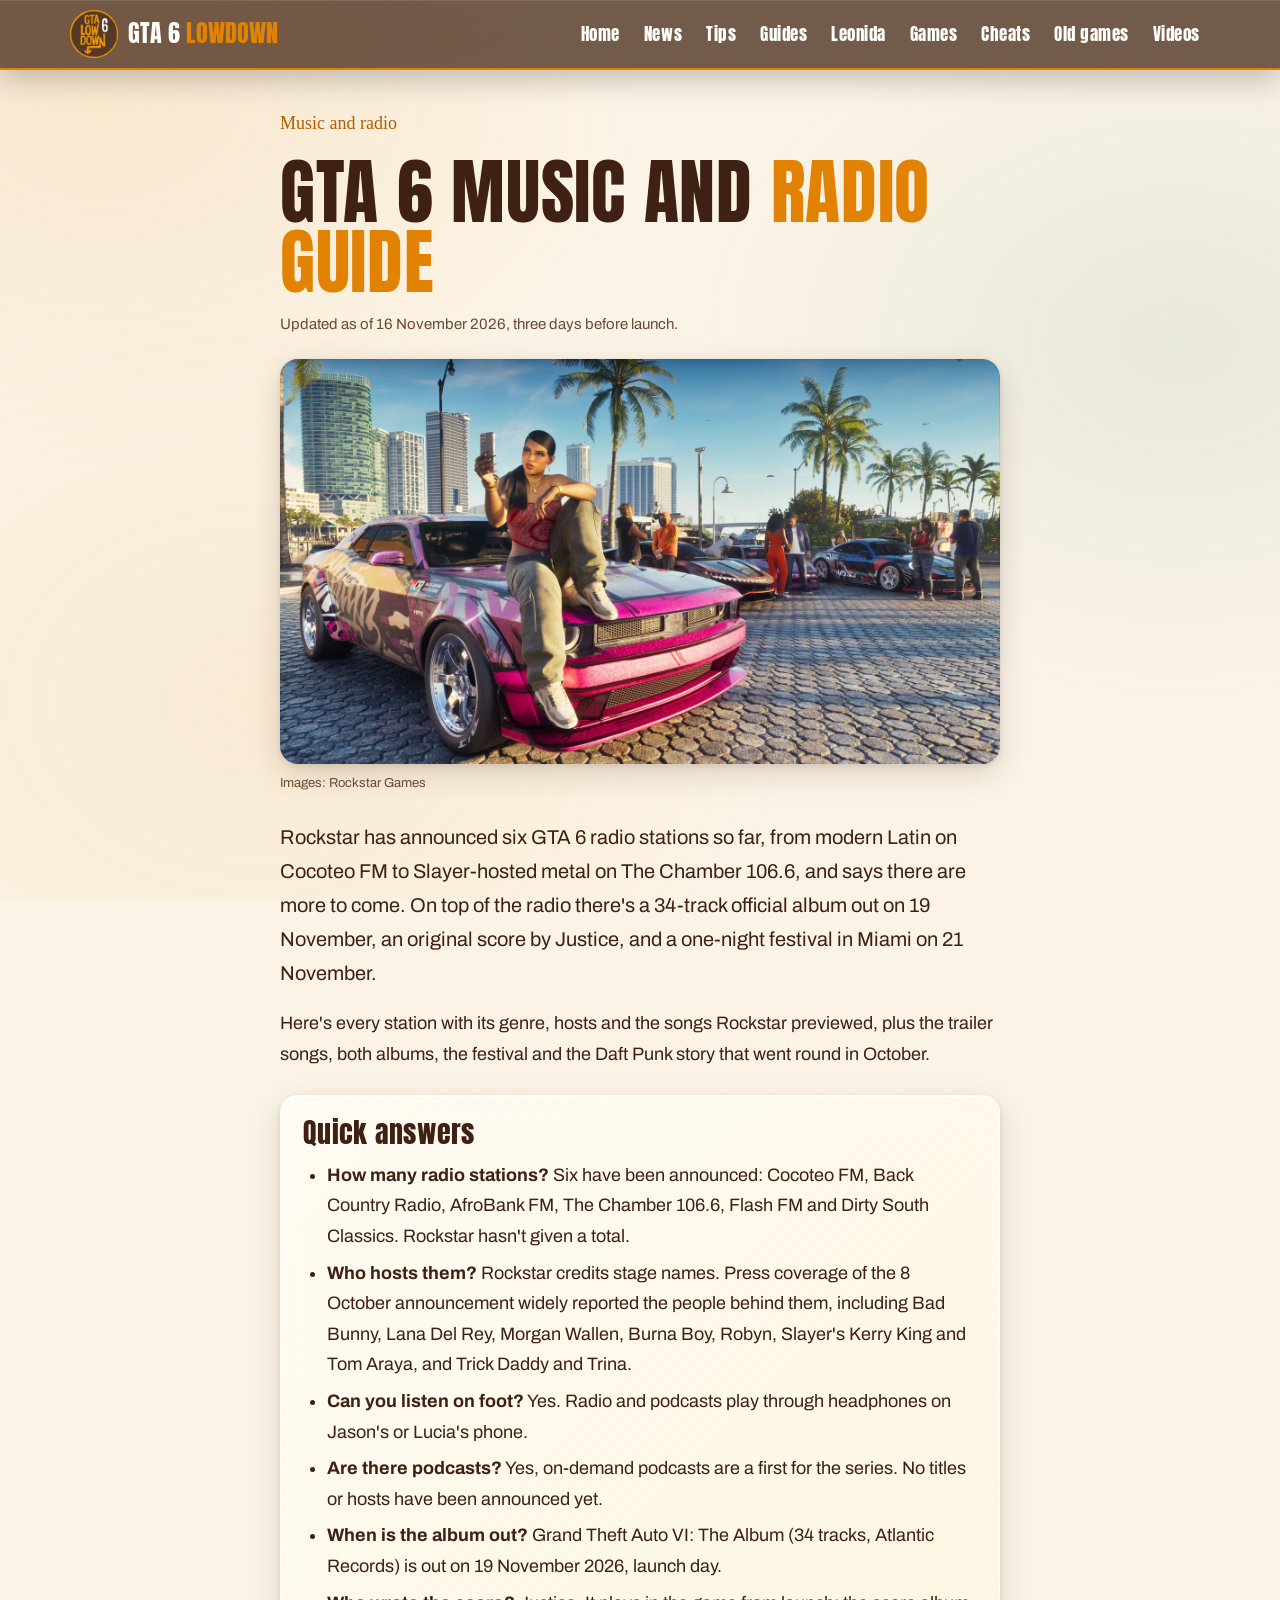
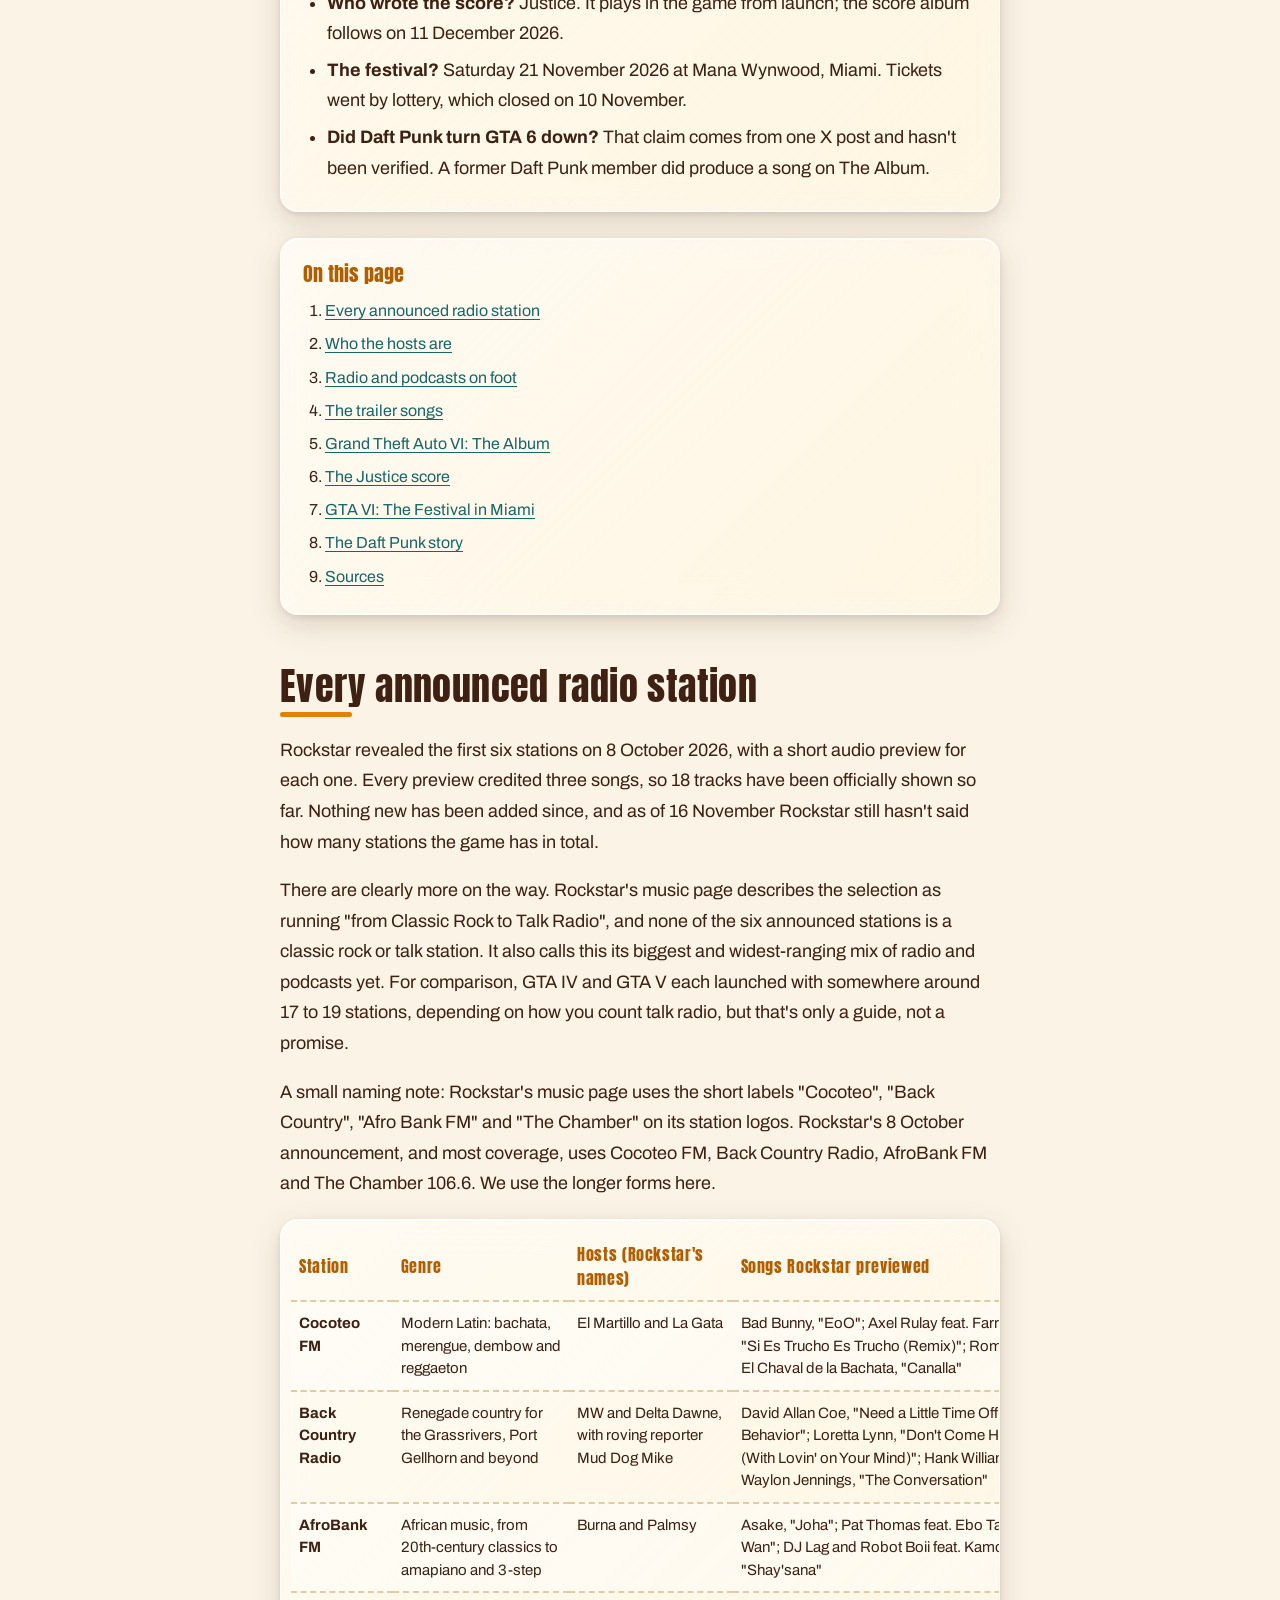
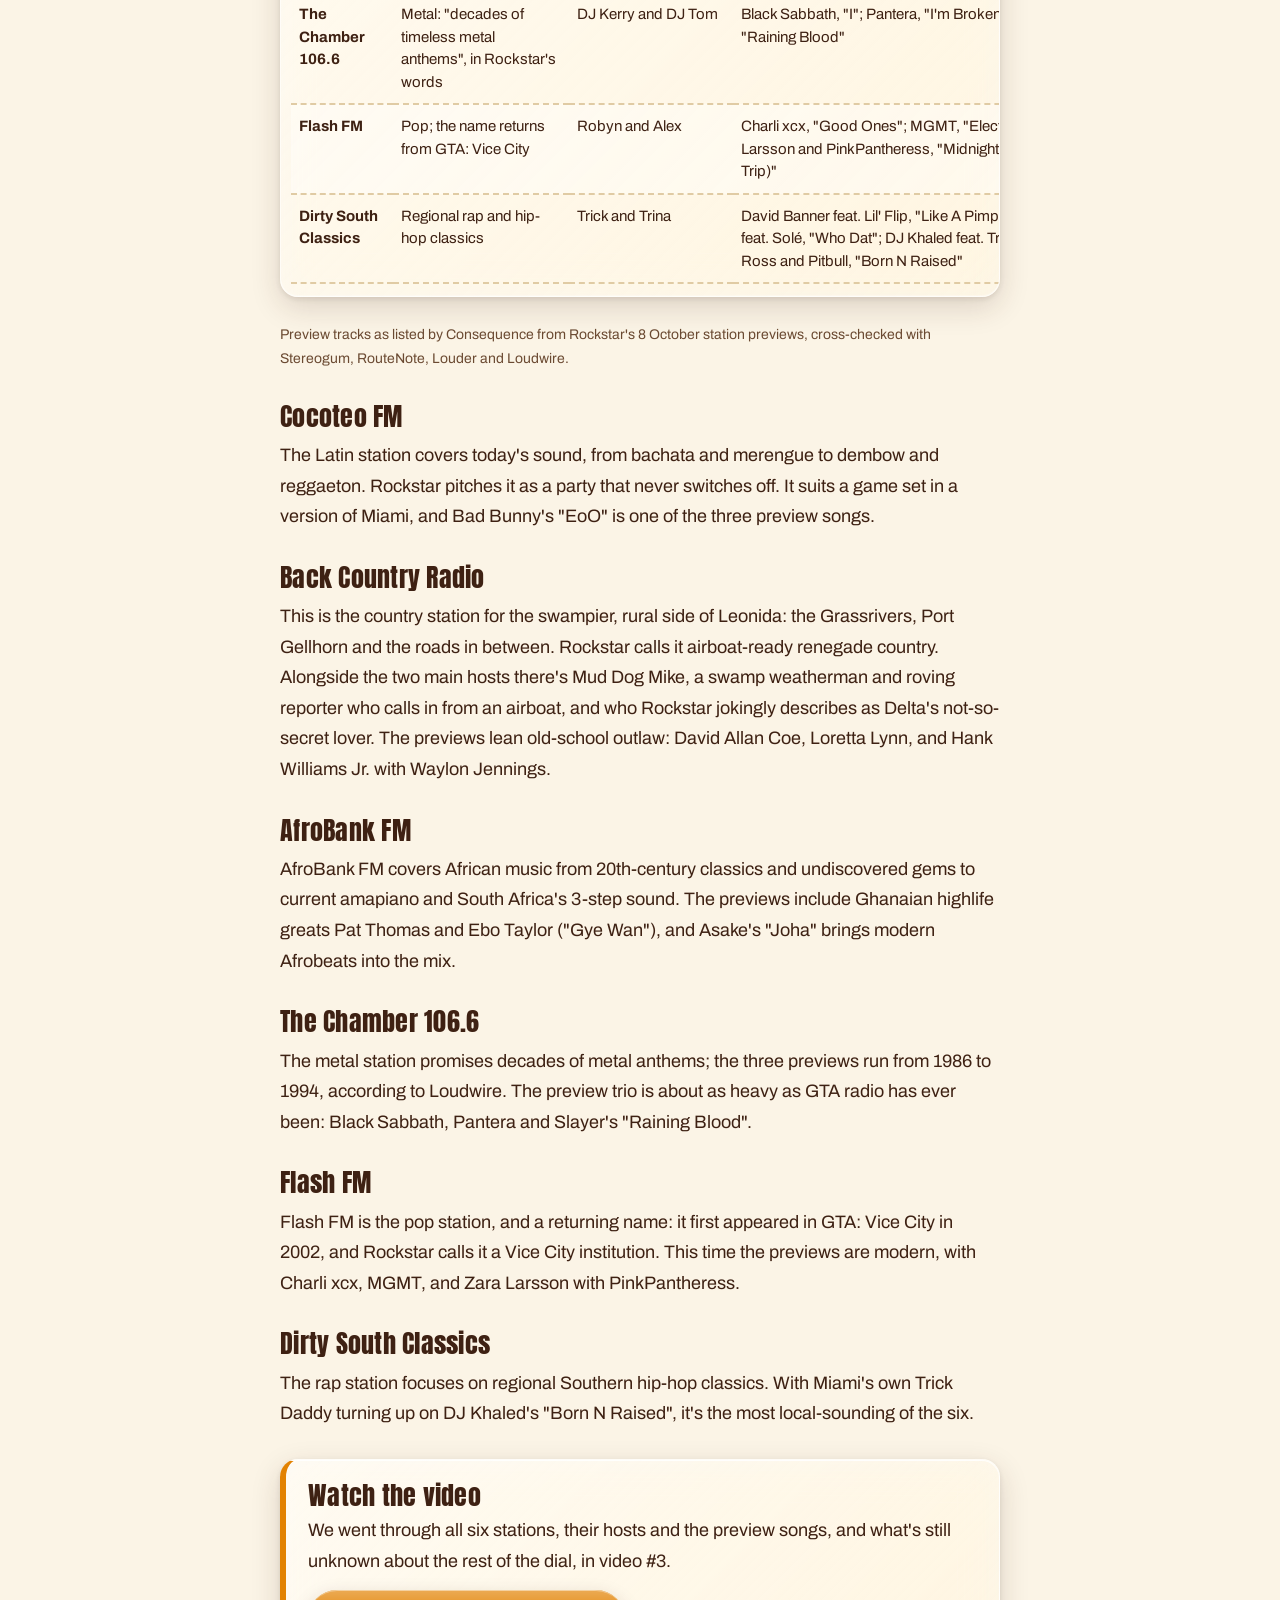
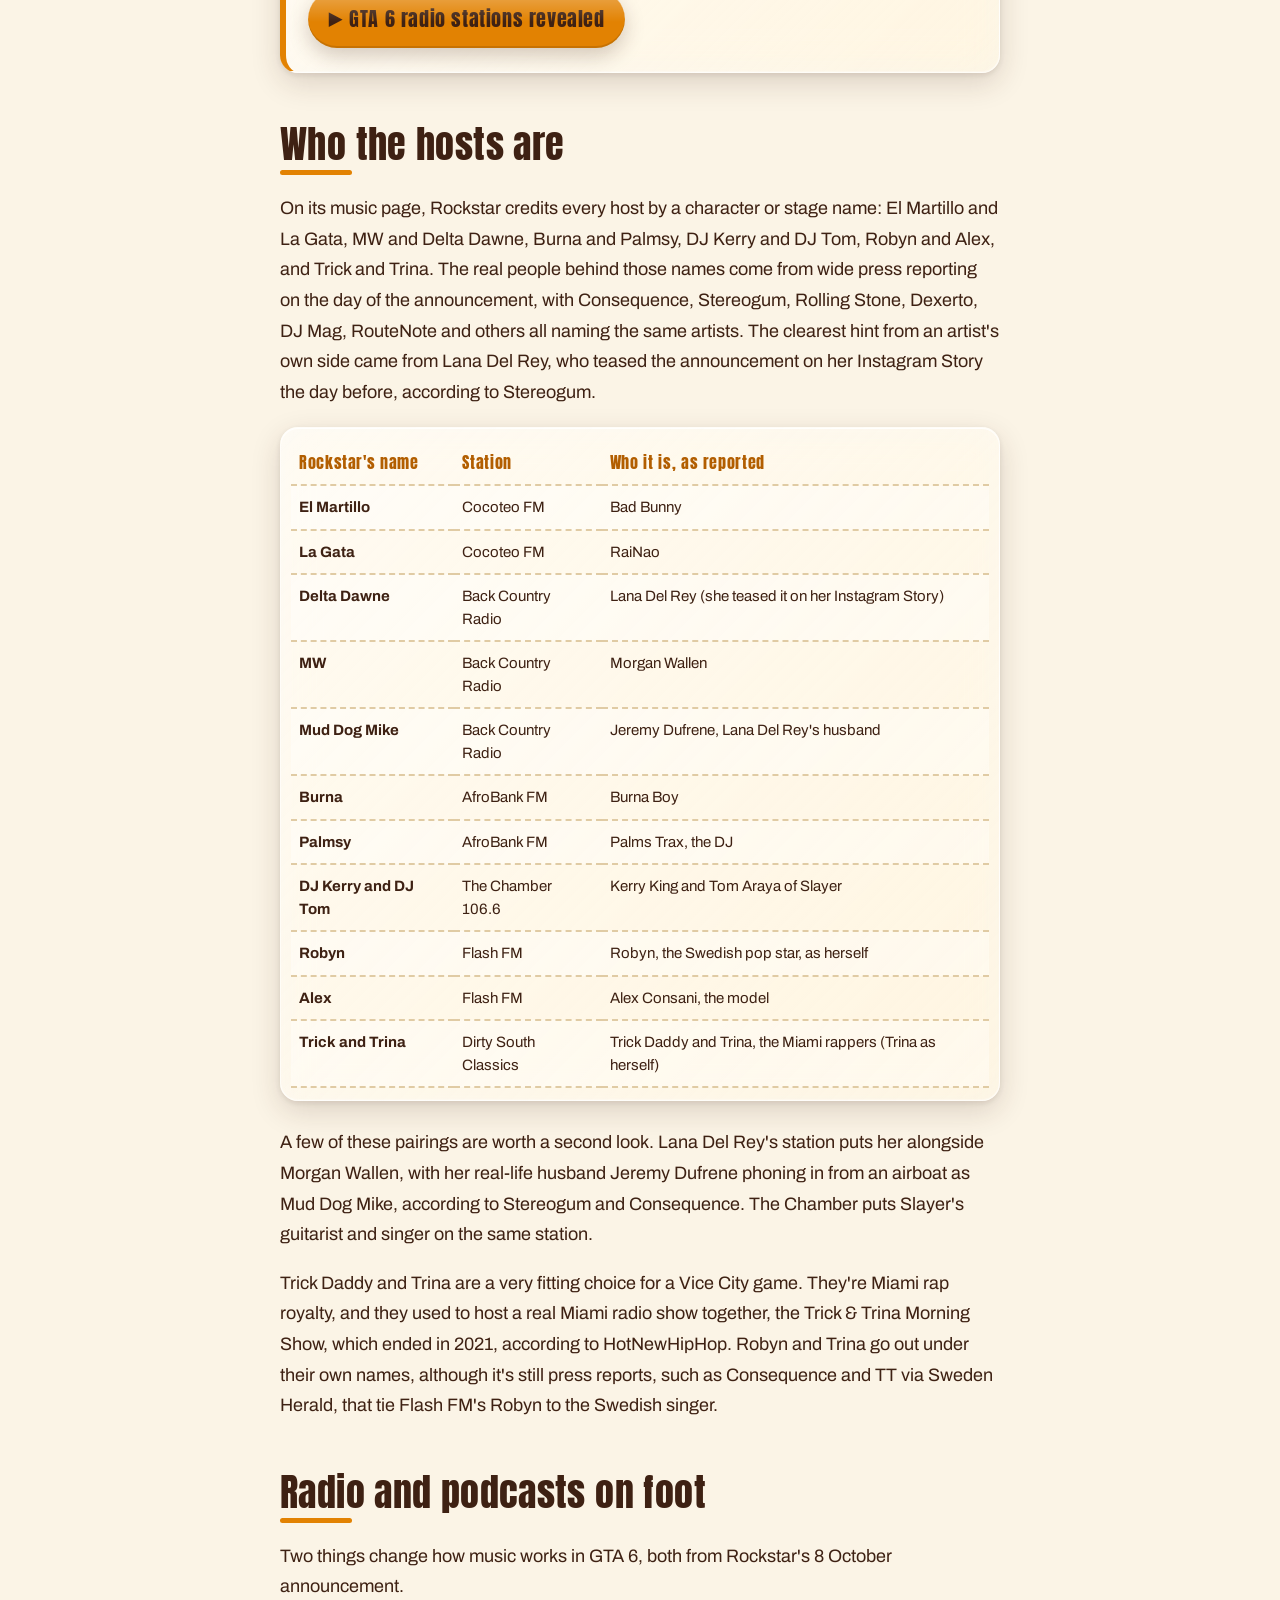
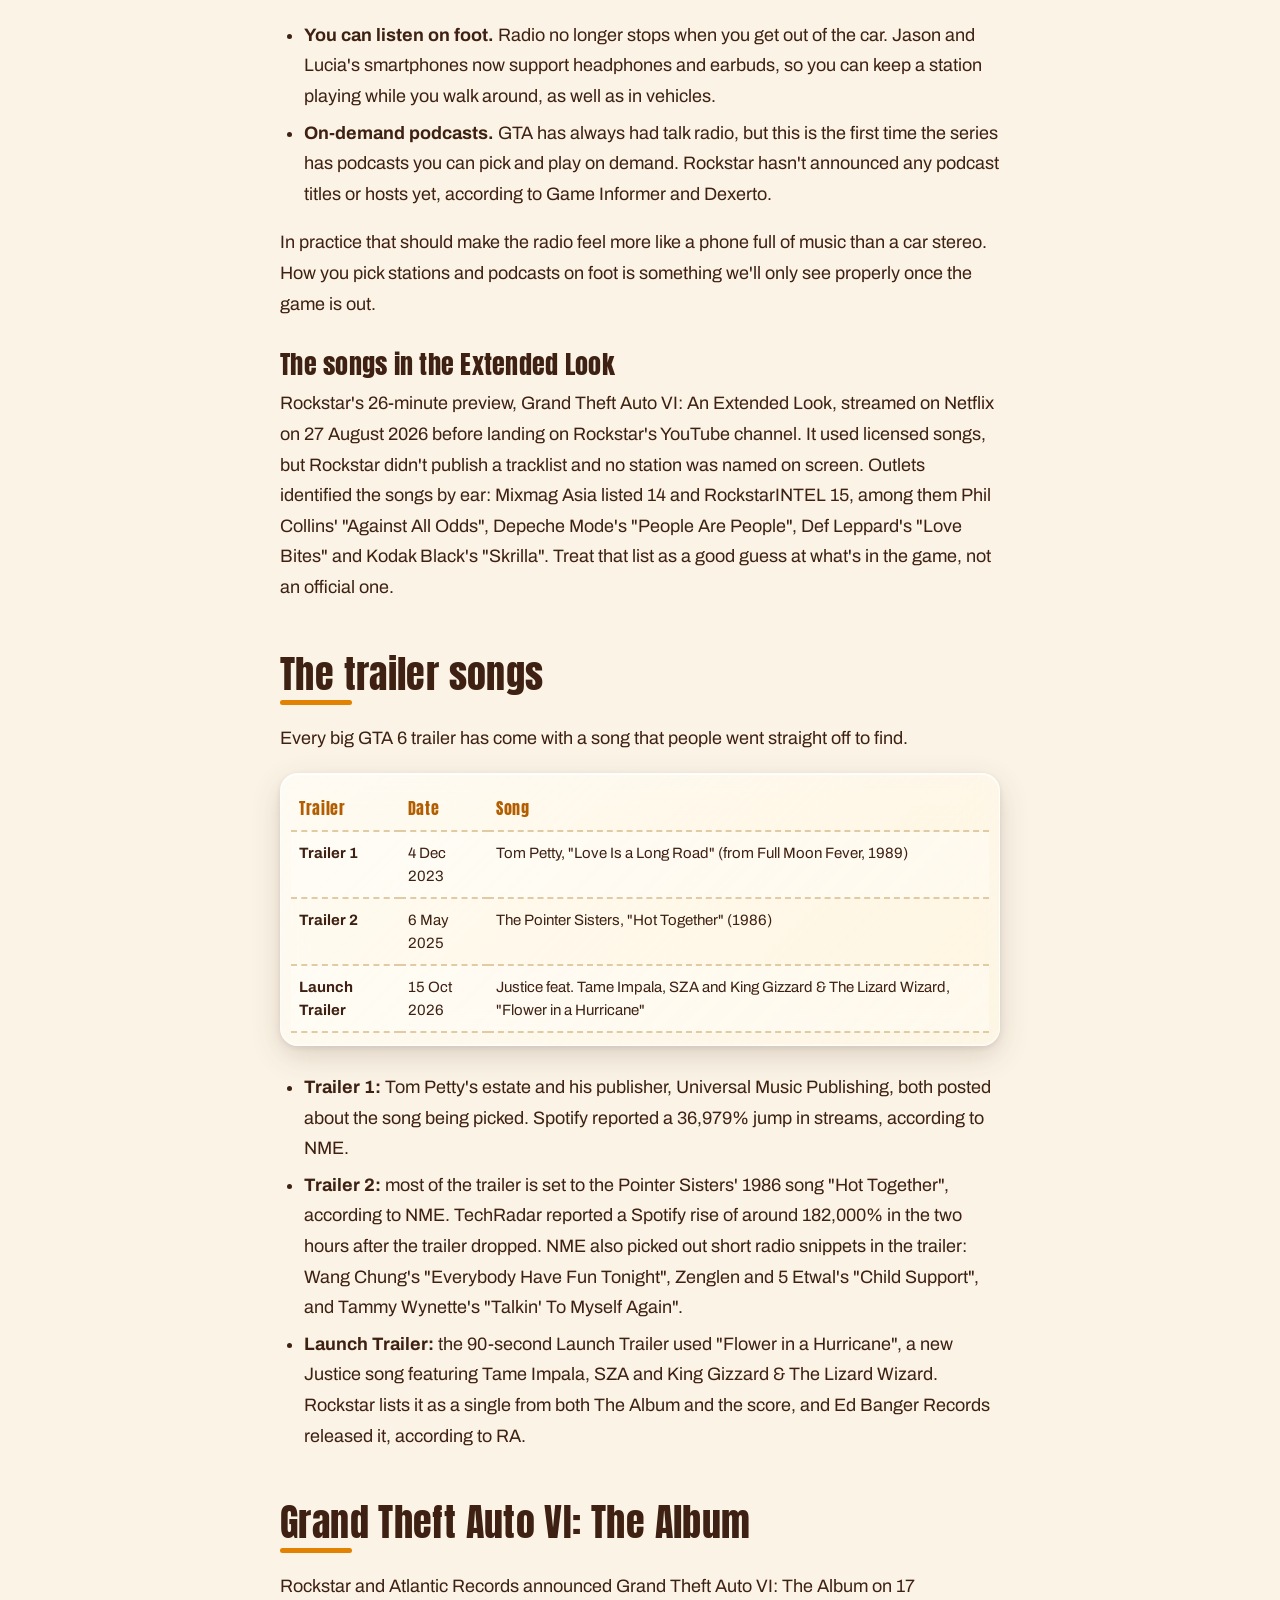
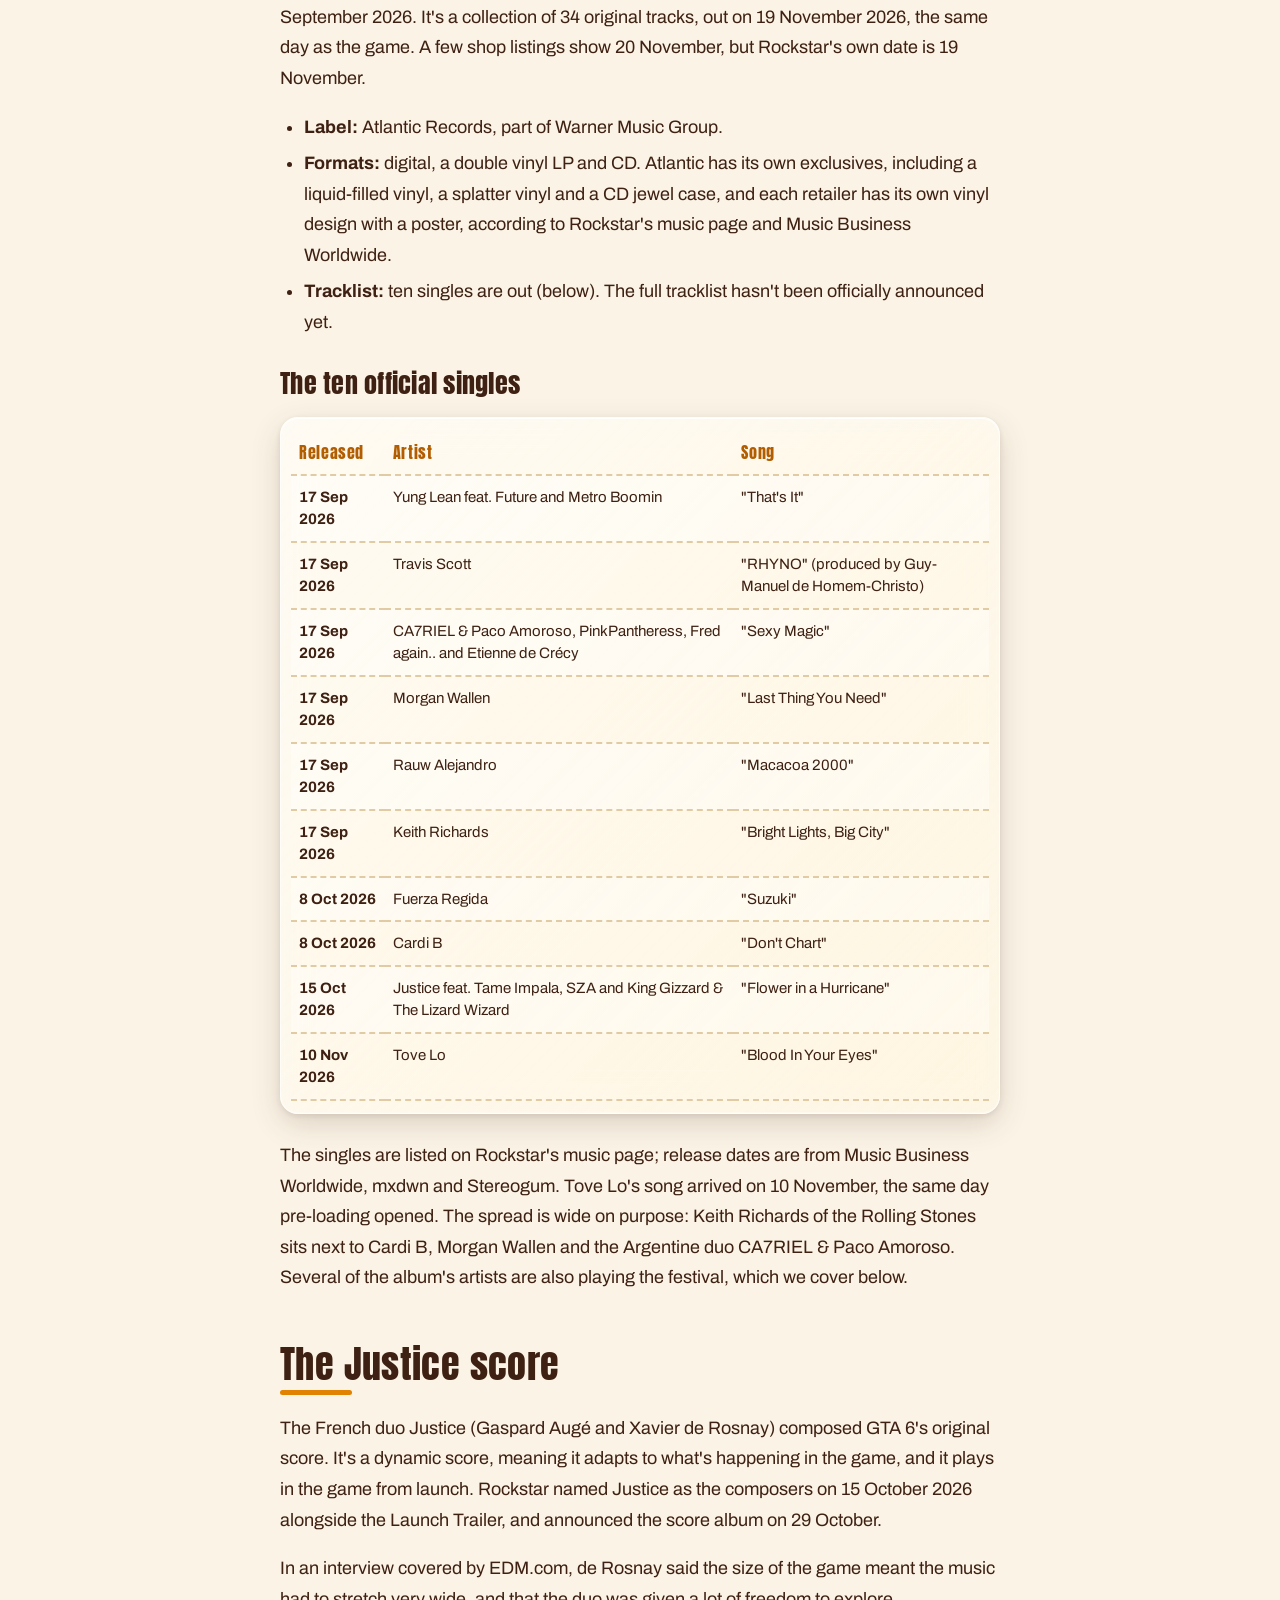
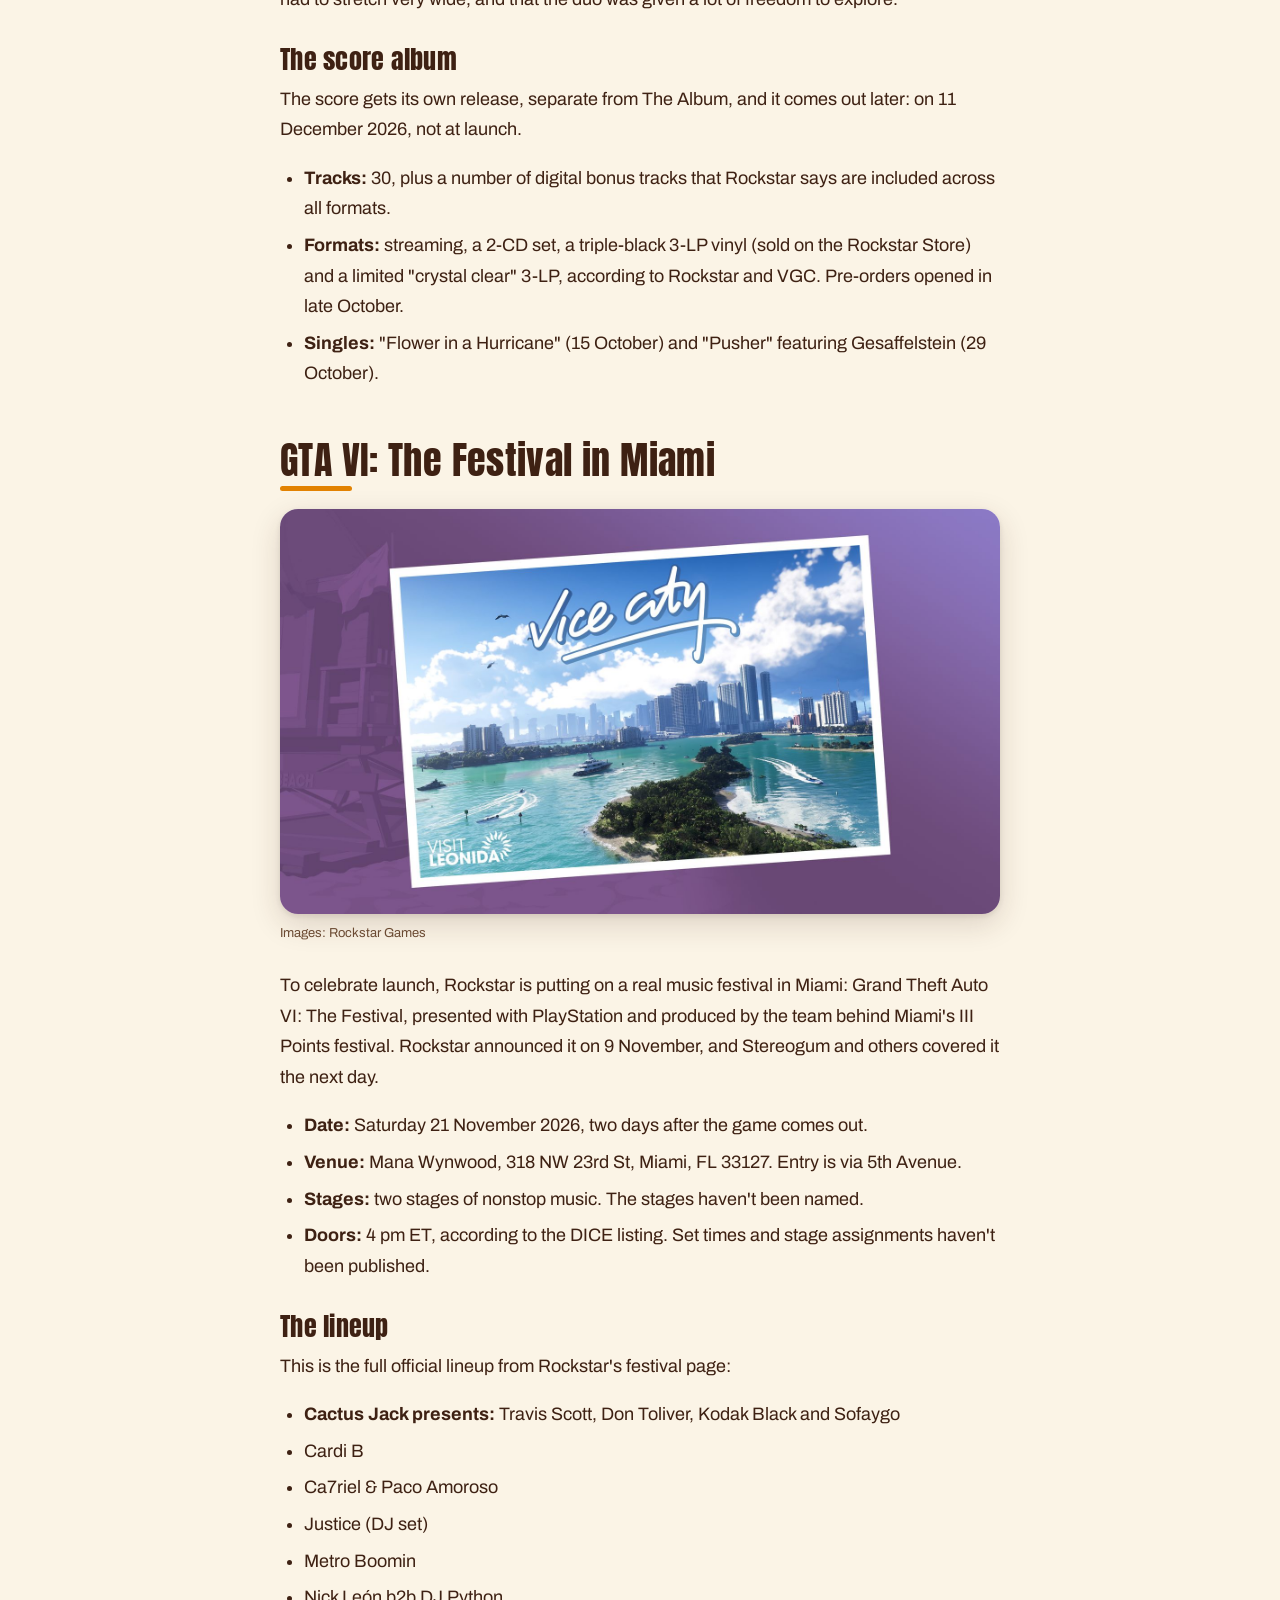
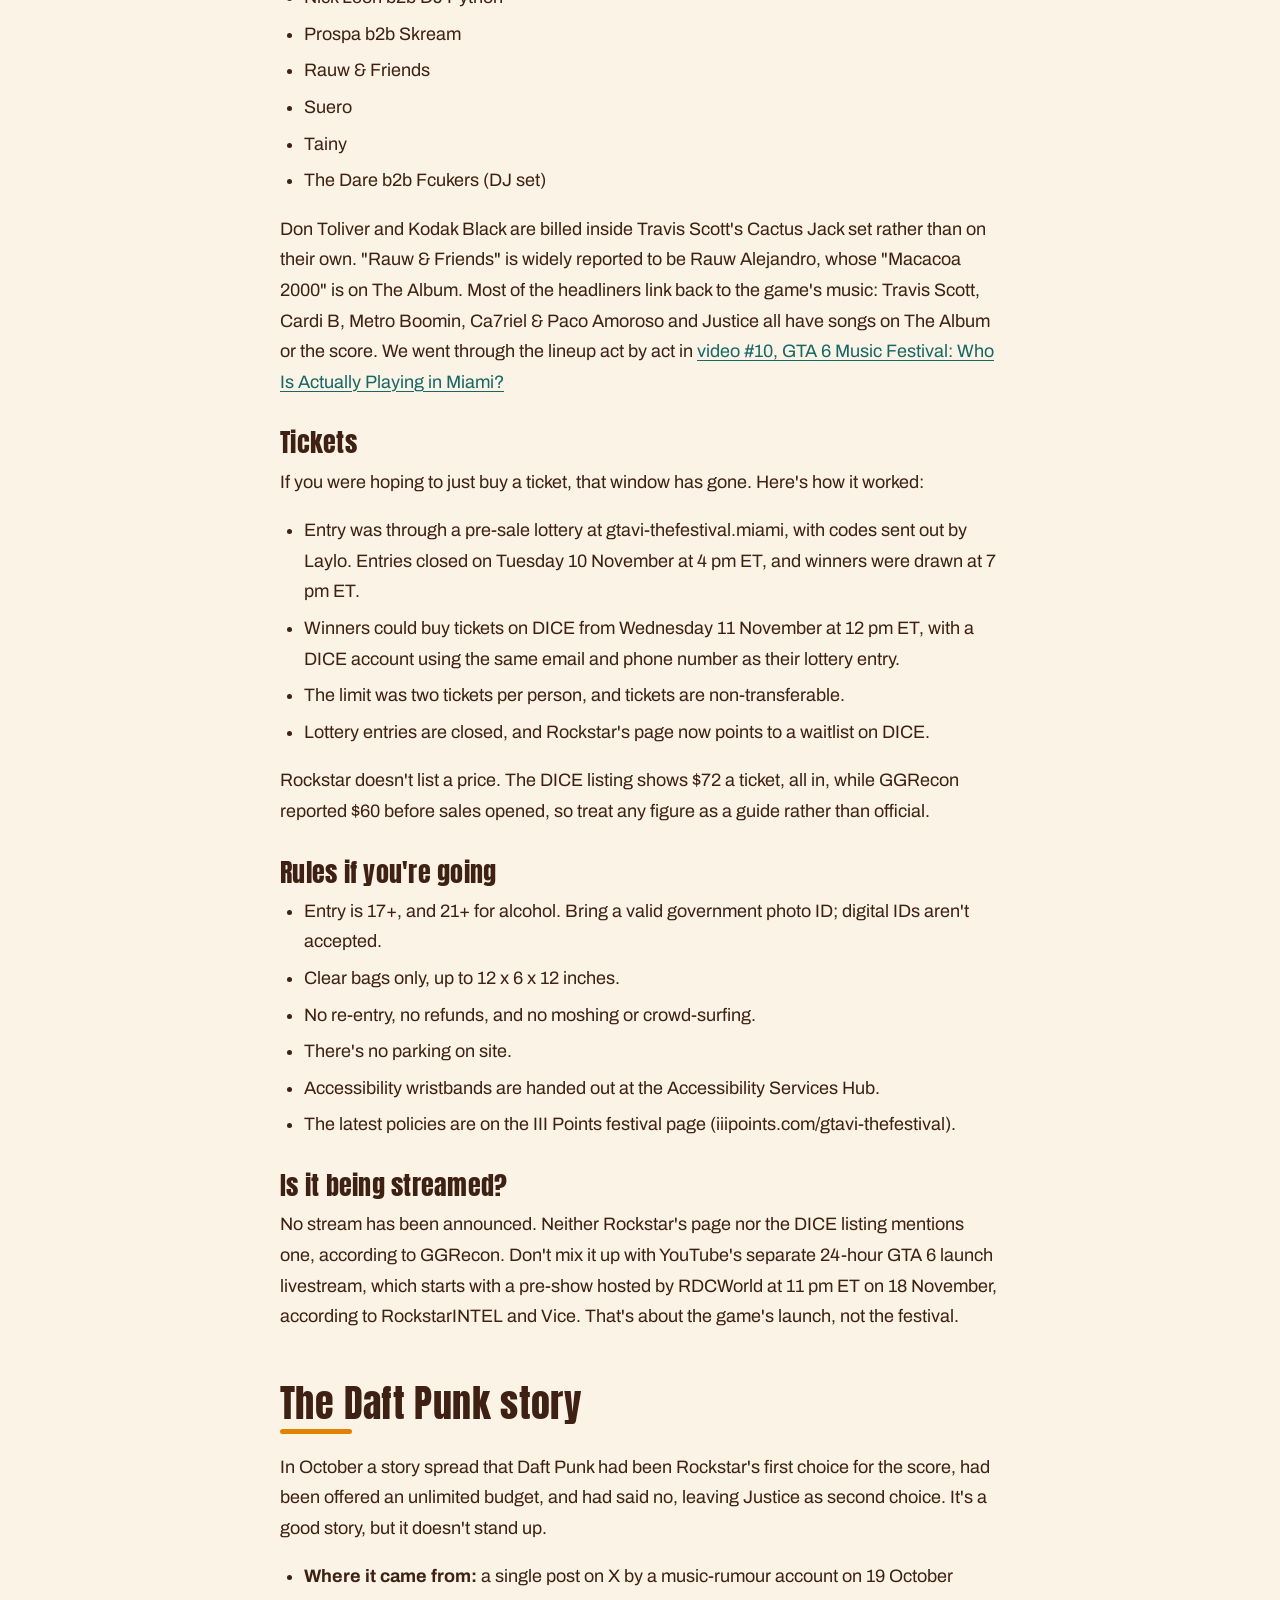
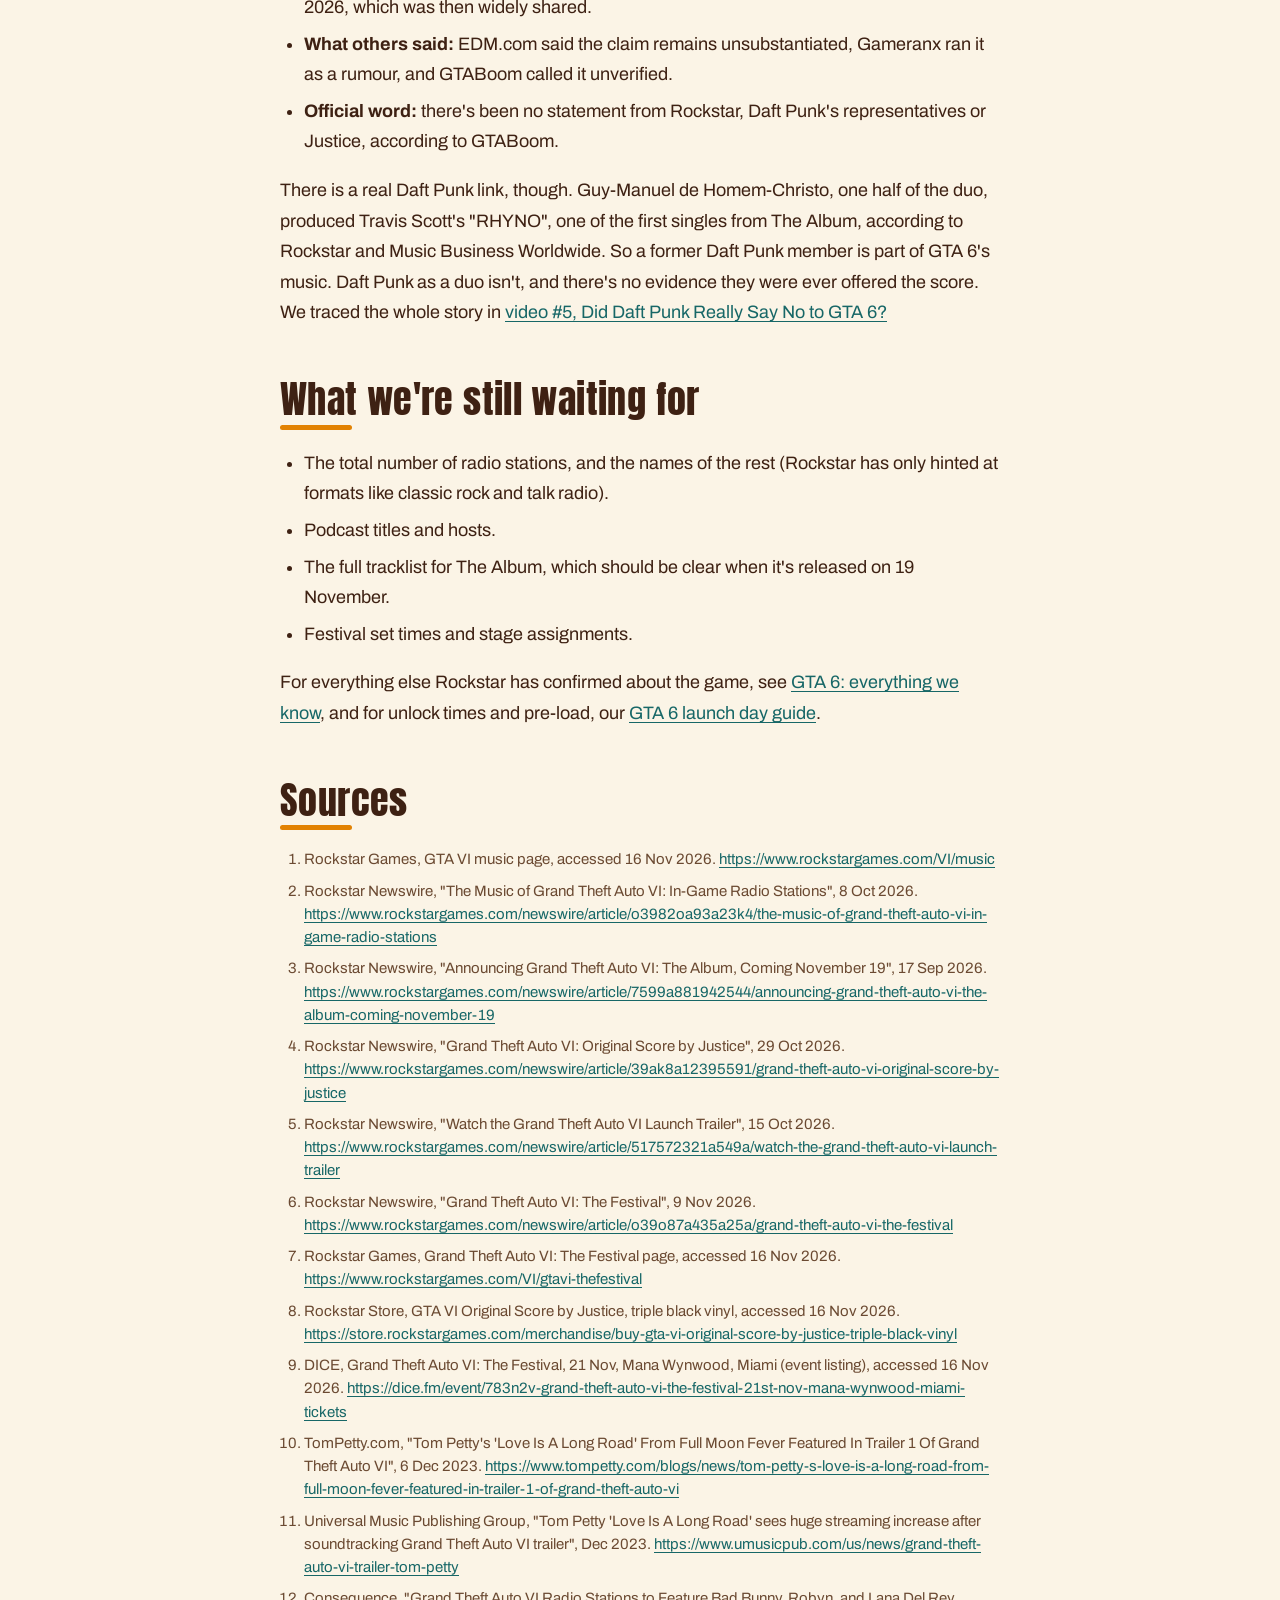
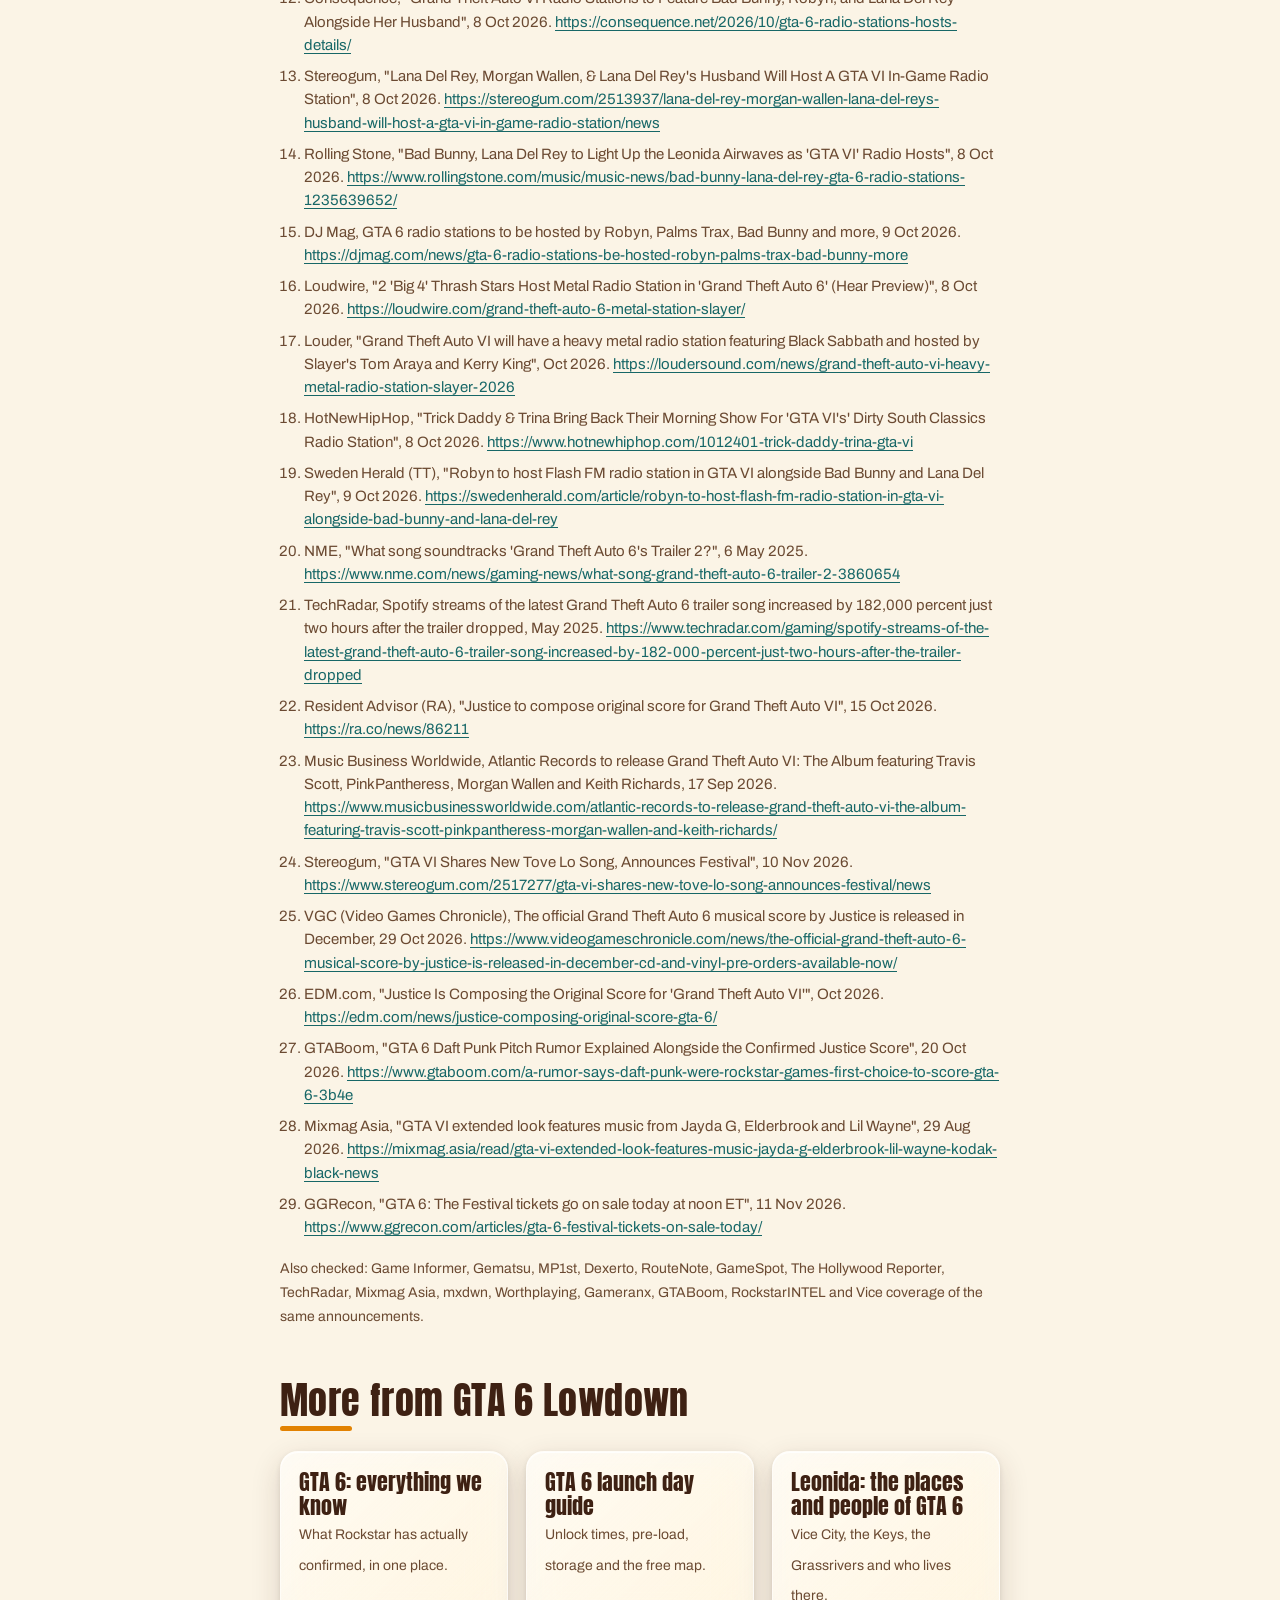
<file: articles/music-and-radio.html>
<!doctype html>
<html lang="en">
<head>
<meta charset="utf-8">
<meta name="viewport" content="width=device-width, initial-scale=1">
<link rel="icon" href="../favicon.ico" sizes="any">
<link rel="icon" type="image/png" sizes="32x32" href="../img/favicon-32.png">
<link rel="icon" type="image/png" sizes="192x192" href="../img/favicon-192.png">
<link rel="apple-touch-icon" href="../img/apple-touch-icon.png">
<meta name="theme-color" content="#3e2113">
<title>GTA 6 Music and Radio Guide | GTA 6 Lowdown</title>
<meta name="description" content="Every GTA 6 radio station with its genre, hosts and preview songs, plus the trailer songs, The Album, the Justice score and GTA VI: The Festival in Miami.">
<link rel="canonical" href="https://gta6lowdown.github.io/articles/music-and-radio.html">
<script type="application/ld+json">
{"@context":"https://schema.org","@type":"Article","headline":"GTA 6 music and radio guide","description":"Every GTA 6 radio station with its genre, hosts and preview songs, plus the trailer songs, The Album, the Justice score and GTA VI: The Festival in Miami.","datePublished":"2026-11-16","dateModified":"2026-11-16","image":"https://gta6lowdown.github.io/img/tip_lucia-car.jpg","author":{"@type":"Organization","name":"GTA 6 Lowdown","url":"https://gta6lowdown.github.io"},"publisher":{"@type":"Organization","name":"GTA 6 Lowdown","logo":{"@type":"ImageObject","url":"https://gta6lowdown.github.io/img/logo.png"}},"mainEntityOfPage":"https://gta6lowdown.github.io/articles/music-and-radio.html"}
</script>
<link rel="preconnect" href="https://fonts.googleapis.com">
<link rel="preconnect" href="https://fonts.gstatic.com" crossorigin>
<link rel="stylesheet" href="https://fonts.googleapis.com/css2?family=Anton&family=Archivo:wght@400;600;700&family=Caveat:wght@600&family=Permanent+Marker&display=swap">
<style>
:root{
  --brown:#3e2113; --brown-mid:#533927; --orange:#e28202; --orange-b:#ef9706; --white:#fefefb;
  --paper:#f3e6cc; --cork:#b98a52; --sticky:#fbe98c; --teal:#176767; --red:#b8322a; --dusk:#4a2c4f;
  --ground:#fbf4e6; --text:#3e2113; --muted:#6b4a32; --panel:#f3e6cc; --card:#fffdf8; --focus:#176767;
  --display:"Anton",Impact,"Arial Narrow",sans-serif; --marker:"Permanent Marker","Comic Sans MS",cursive;
  --hand:"Caveat","Segoe Print",cursive; --body:"Archivo",system-ui,sans-serif;
  --shadow:4px 6px 0 rgba(0,0,0,.35); --shadow-lift:6px 12px 0 rgba(0,0,0,.35);
}
html[data-theme="dark"] .kicker{color:#b25e00}
html[data-theme="dark"]{--ground:#f3e6cc; --text:#3e2113; --muted:#6b4a32; --panel:#e9d6b2; --card:#f3e6cc; --focus:#ef9706}
*{box-sizing:border-box}
html{scroll-behavior:smooth}
@media (prefers-reduced-motion:reduce){html{scroll-behavior:auto}*{transition:none!important;animation:none!important}}
body{margin:0;background:var(--ground);color:var(--text);font-family:var(--body);font-size:17px;line-height:1.55}
a{color:inherit}
:focus-visible{outline:3px solid var(--focus);outline-offset:3px}
.wrap{max-width:1180px;margin:0 auto;padding:0 20px}
h1,h2,h3{font-family:var(--display);font-weight:400;letter-spacing:.01em;line-height:1.05;margin:0}
h2{font-size:clamp(34px,5vw,54px)}
h2 .w{color:var(--text)} h2 .o{color:var(--orange)}
.kicker{font-family:var(--marker);color:#b25e00;font-size:18px;margin:0 0 6px}
.lede{color:var(--muted);max-width:62ch;margin:10px 0 0}
section{padding:72px 0;position:relative}
.skip{position:absolute;left:-999px;top:0;background:var(--sticky);color:var(--brown);padding:10px 14px;z-index:99}
.skip:focus{left:10px;top:10px}

/* torn paper band */
.torn{background:var(--orange);clip-path:polygon(0 14%,6% 4%,13% 16%,21% 2%,30% 12%,38% 0,47% 13%,56% 3%,64% 15%,73% 1%,82% 12%,90% 2%,100% 10%,100% 88%,93% 100%,84% 86%,75% 97%,66% 85%,57% 99%,48% 87%,39% 98%,30% 86%,21% 97%,12% 85%,5% 96%,0 86%)}

/* nav */
header.top{position:sticky;top:0;z-index:50;background:var(--brown);border-bottom:4px solid var(--orange)}
.nav{display:flex;align-items:center;gap:16px;min-height:68px}
.brand{display:flex;align-items:center;gap:10px;text-decoration:none}
.brand img{width:48px;height:48px}
.brand span{font-family:var(--display);font-size:24px;color:var(--white)} .brand b{font-weight:400;color:var(--orange)}
.nav ul{display:flex;gap:4px;list-style:none;margin:0 0 0 auto;padding:0;flex-wrap:wrap}
.nav ul a{display:block;font-family:var(--display);font-size:17px;letter-spacing:.03em;color:var(--white);text-decoration:none;padding:8px 10px}
.nav ul a:hover{color:var(--orange-b)}
.stars{display:flex;gap:2px;margin-left:8px}
.stars svg{width:20px;height:20px}
.navtoggle{display:none;margin-left:auto;background:none;border:2px solid var(--orange);color:var(--white);font-family:var(--display);font-size:16px;padding:6px 12px;cursor:pointer}
@media (max-width:900px){
  .navtoggle{display:block}
  .nav{flex-wrap:wrap}
  .nav ul{display:none;width:100%;flex-direction:column;padding-bottom:12px}
  .nav ul.open{display:flex}
  .stars{display:none}
}

/* hero */
.hero{padding:0;background:#fbf4e6;color:var(--brown);overflow:hidden}
.hero .band{position:absolute;inset:18% -5% 22% -5%;transform:rotate(-4deg)}
.hero .inner{position:relative;display:grid;grid-template-columns:1.2fr .8fr;gap:30px;align-items:center;padding:70px 20px 80px}
.hero h1{font-size:clamp(56px,9vw,120px);line-height:.92}
.hero h1 .w{color:var(--white);text-shadow:-3px -3px 0 var(--brown),3px -3px 0 var(--brown),-3px 3px 0 var(--brown),3px 3px 0 var(--brown),0 4px 0 var(--brown),6px 8px 0 rgba(0,0,0,.25)} .hero h1 .o{color:var(--brown)}
.hero p.tag{font-family:var(--marker);font-size:22px;margin:14px 0 22px;color:var(--brown)}
.mast{width:120px;height:auto;position:absolute;right:6%;top:6%}
.wanted-hint{display:flex;align-items:center;gap:10px;margin:22px 0 0;font-family:var(--marker);font-size:18px;color:var(--brown)}
.wanted-hint svg polygon{stroke:var(--brown)}
.wanted-hint svg{width:26px;height:26px}
.countdown{background:var(--paper);color:var(--brown);padding:20px 22px;box-shadow:var(--shadow);transform:rotate(2deg);max-width:360px;justify-self:end}
.countdown h3{font-size:22px;color:var(--teal)}
.countdown .num{display:grid;grid-template-columns:repeat(4,1fr);gap:8px;margin:12px 0 8px;text-align:center}
.countdown .num b{display:block;font-family:var(--display);font-size:40px;font-weight:400;line-height:1}
.countdown .num small{font-size:12px;letter-spacing:.06em;text-transform:uppercase}
.countdown p{margin:0;font-size:14px}
@media (max-width:820px){.hero .inner{grid-template-columns:1fr}.countdown{justify-self:start}.mast{display:none}}

.btn{display:inline-flex;align-items:center;gap:8px;font-family:var(--display);font-size:20px;letter-spacing:.03em;text-decoration:none;padding:12px 20px;border:0;cursor:pointer;box-shadow:var(--shadow);transition:transform .15s,box-shadow .15s}
.btn:hover{transform:translateY(-3px);box-shadow:var(--shadow-lift)}
.btn.dark{background:var(--brown);color:var(--white)}
.btn.orange{background:var(--orange);color:var(--brown)}
.btn.paper{background:var(--paper);color:var(--brown)}
.btn.teal{background:var(--teal);color:var(--white)}
.btns{display:flex;flex-wrap:wrap;gap:12px}

/* latest */
.latest{display:grid;grid-template-columns:1.3fr 1fr;gap:28px;align-items:center;margin-top:28px}
@media (max-width:820px){.latest{grid-template-columns:1fr}}

/* video cards */
.filters{display:flex;flex-wrap:wrap;gap:8px;margin:24px 0}
.filters button{font-family:var(--display);font-size:16px;letter-spacing:.03em;background:transparent;color:var(--text);border:2px solid var(--orange);padding:7px 14px;cursor:pointer}
.filters button[aria-pressed="true"]{background:var(--orange);color:var(--brown)}
.grid{display:grid;grid-template-columns:repeat(auto-fill,minmax(260px,1fr));gap:26px}
.vcard{display:block;text-decoration:none;color:var(--brown);background:var(--card);border-top:6px solid var(--orange);box-shadow:var(--shadow);transition:transform .15s,box-shadow .15s}
.vcard:hover,.vcard:focus-visible{transform:translateY(-4px) rotate(-.6deg);box-shadow:var(--shadow-lift)}
.thumb{position:relative;aspect-ratio:16/9;background:var(--brown-mid);overflow:hidden;display:flex;align-items:center;justify-content:center}
.thumb img{position:absolute;inset:0;width:100%;height:100%;object-fit:cover}
.thumb .fb{font-family:var(--display);color:var(--orange);font-size:54px;opacity:.9}
.thumb .play{position:absolute;right:10px;bottom:10px;background:var(--orange);color:var(--brown);font-family:var(--display);font-size:14px;padding:4px 10px}
.vcard .meta{padding:14px 16px 16px}
.vcard h3{font-size:21px;line-height:1.15}
.vcard p{margin:8px 0 0;font-size:14px;color:#6b4a32}
.chip{display:inline-block;font-family:var(--display);font-size:13px;letter-spacing:.04em;padding:2px 8px;margin-bottom:8px}
.chip.ex{background:var(--teal);color:var(--white)} .chip.mu{background:var(--orange);color:var(--brown)} .chip.ch{background:var(--brown);color:var(--white)}
.vcard[hidden]{display:none}

/* corkboard news */
.cork{background:var(--cork);padding:34px;border:14px solid var(--brown-mid);box-shadow:var(--shadow);display:grid;grid-template-columns:repeat(auto-fill,minmax(250px,1fr));gap:30px;margin-top:28px}
.clip{background:var(--paper);color:var(--brown);padding:20px 18px 18px;box-shadow:var(--shadow);position:relative}
.clip:nth-child(3n+1){transform:rotate(-1.5deg)} .clip:nth-child(3n+2){transform:rotate(1.2deg)} .clip:nth-child(3n){transform:rotate(-.6deg)}
.clip::before{content:"";position:absolute;top:-8px;left:50%;width:16px;height:16px;border-radius:999px;background:var(--red);box-shadow:1px 2px 0 rgba(0,0,0,.3);transform:translateX(-50%)}
.clip time{font-size:13px;color:#6b4a32}
.clip h3{font-size:22px;margin:4px 0 8px;line-height:1.1}
.clip p{margin:0 0 10px;font-size:15px}
.clip .src{font-size:13px}
.stamp{display:inline-block;font-family:var(--display);font-size:18px;letter-spacing:.06em;border:3px solid;padding:0 10px;transform:rotate(-4deg);margin-bottom:6px}
.stamp.yes{color:var(--teal)} .stamp.no{color:#b25e00}
.clip.sticky{background:var(--sticky)}
.clip.sticky p{font-family:var(--hand);font-size:24px;line-height:1.2}

/* shorts */
.phones{display:flex;gap:24px;overflow-x:auto;padding:18px 4px 26px;margin-top:20px;scroll-snap-type:x mandatory}
.phone{flex:0 0 210px;aspect-ratio:9/16;background:#140a04;border-radius:26px;padding:12px;box-shadow:var(--shadow);scroll-snap-align:start}
.phone .scr{height:100%;border-radius:16px;background:var(--dusk);color:var(--white);display:flex;flex-direction:column;justify-content:flex-end;padding:16px}
.phone .scr b{font-family:var(--display);font-weight:400;font-size:22px;line-height:1.1}
.phone .scr span{font-size:13px;color:var(--muted)}
.note{background:var(--sticky);color:var(--brown);font-family:var(--hand);font-size:24px;padding:14px 18px;box-shadow:var(--shadow);display:inline-block;transform:rotate(-1deg)}

/* quiz */
.quizbox{display:grid;grid-template-columns:1fr 1fr;gap:28px;margin-top:28px}
@media (max-width:820px){.quizbox{grid-template-columns:1fr}}
.quizbox .machine.lead .answers .btn{font-size:17px}
.machine{background:var(--brown-mid);border:6px solid var(--orange);padding:26px;box-shadow:var(--shadow);color:var(--white)}
.screen{background:var(--dusk);padding:22px;min-height:190px;display:flex;flex-direction:column;justify-content:center}
.screen .q{font-family:var(--display);font-size:26px;line-height:1.15}
.screen .fbk{margin-top:12px;font-size:15px;color:var(--sticky);min-height:44px}
.answers{display:flex;gap:12px;margin-top:16px;flex-wrap:wrap}
.answers .btn{flex:1;justify-content:center;min-width:140px}
.score{font-family:var(--display);font-size:18px;margin-top:14px;color:var(--orange-b)}
.soon{background:var(--card);color:var(--brown);padding:24px;box-shadow:var(--shadow)}
.soon h3{font-size:28px}
.soon ul{margin:12px 0 0;padding-left:20px}

/* old games */
.shelf{display:grid;grid-template-columns:repeat(5,1fr);gap:16px;margin-top:28px;border-bottom:16px solid var(--brown-mid);padding-bottom:0}
@media (max-width:900px){.shelf{grid-template-columns:repeat(2,1fr);border-bottom:0}}
.case{background:var(--card);color:var(--brown);box-shadow:var(--shadow);display:flex;flex-direction:column}
.case .spine{font-family:var(--display);font-size:28px;padding:16px;line-height:1}
.case:nth-child(1) .spine{background:var(--brown-mid);color:var(--paper)}
.case:nth-child(2) .spine{background:#c8467a;color:var(--white)}
.case:nth-child(3) .spine{background:var(--orange);color:var(--brown)}
.case:nth-child(4) .spine{background:var(--teal);color:var(--white)}
.case:nth-child(5) .spine{background:var(--brown);color:var(--orange)}
.case .body{padding:14px 16px 18px;font-size:15px;flex:1;display:flex;flex-direction:column}
.case .yr{font-family:var(--marker);color:#b25e00}
.case a{margin-top:auto;padding-top:10px;font-weight:700}

/* info notebook */
.notebook{background:var(--paper);color:var(--brown);box-shadow:var(--shadow);margin-top:28px;border-left:22px solid var(--teal);background-image:repeating-linear-gradient(transparent 0 33px,#e0cba4 33px 34px)}
details{border-bottom:2px dashed #d8c3a5;padding:0 24px}
summary{font-family:var(--display);font-size:24px;padding:18px 0;cursor:pointer;list-style:none;display:flex;justify-content:space-between;gap:12px}
summary::after{content:"+";color:var(--orange)} details[open] summary::after{content:"–"}
details .ans{padding:0 0 20px;max-width:75ch}
details .ans p{margin:0 0 10px}

/* socials */
.cards{display:grid;grid-template-columns:repeat(auto-fill,minmax(200px,1fr));gap:24px;margin-top:28px}
.post{display:block;text-decoration:none;padding:24px 20px;box-shadow:var(--shadow);transition:transform .15s,box-shadow .15s}
.post:hover,.post:focus-visible{transform:translateY(-4px) rotate(1deg);box-shadow:var(--shadow-lift)}
.post b{display:block;font-family:var(--display);font-weight:400;font-size:30px;line-height:1}
.post span{font-family:var(--marker);font-size:16px}
.p1{background:var(--orange);color:var(--brown)} .p2{background:var(--paper);color:var(--brown)} .p3{background:var(--teal);color:var(--white)}
.p4{background:var(--brown-mid);color:var(--white);border:3px solid var(--orange)} .p5{background:var(--sticky);color:var(--brown)}

/* fun */
.funrow{display:grid;grid-template-columns:repeat(auto-fill,minmax(260px,1fr));gap:24px;margin-top:28px}
.fun{background:var(--card);border-top:6px solid var(--teal);padding:22px;box-shadow:var(--shadow)}
.fun h3{font-size:26px;color:#b25e00}
.fun p{margin:8px 0 14px}
.factout{font-family:var(--hand);font-size:24px;line-height:1.2;min-height:60px;background:var(--sticky);color:var(--brown);padding:10px 14px;margin-top:12px}

section.band-or{background:var(--orange);color:var(--brown)}
section.band-or h2 .w{color:var(--brown)} section.band-or h2 .o{color:var(--white)} section.band-or .kicker{color:var(--brown)} section.band-or .lede{color:var(--brown)}
.tipgrid{display:grid;grid-template-columns:repeat(auto-fill,minmax(300px,1fr));gap:24px;margin-top:28px}
.tip{background:var(--card);color:var(--brown);padding:22px;box-shadow:var(--shadow);border-left:8px solid var(--orange)}
.tip .tn{font-family:var(--display);font-size:40px;color:var(--orange);line-height:1}
.tip h3{font-size:24px;margin:6px 0 8px}
.tip p{margin:0 0 8px;font-size:15px}
.tip .src{font-size:13px;color:#6b4a32;margin:0}
.tip.sticky{background:var(--sticky);border-left:0;font-family:var(--hand);font-size:24px}
.tip.sticky p{font-size:24px}
.cheatwrap{display:grid;grid-template-columns:.8fr 1.6fr;gap:28px;margin-top:28px;align-items:start}
@media (max-width:820px){.cheatwrap{grid-template-columns:1fr}}
.gta6cheat{background:var(--brown);color:var(--white);padding:26px;box-shadow:var(--shadow)}
.gta6cheat h3{font-size:30px;margin:8px 0}
.gta6cheat .stamp{color:var(--orange-b)}
.cheatbox{background:var(--card);color:var(--brown);padding:24px;box-shadow:var(--shadow)}
.cheatbox h3{font-size:28px}
.small{font-size:14px;color:#6b4a32}
.tablewrap{overflow-x:auto}
table{border-collapse:collapse;width:100%;min-width:520px;margin:12px 0}
th,td{text-align:left;padding:10px 8px;border-bottom:2px dashed #e0cba4}
th{font-family:var(--display);font-weight:400;font-size:16px;letter-spacing:.04em;color:#b25e00}
td:nth-child(2),td:nth-child(3){font-family:ui-monospace,Consolas,monospace;font-weight:700}
.copy{font-family:var(--display);font-size:14px;background:var(--teal);color:var(--white);border:0;padding:6px 10px;cursor:pointer}
.mapbox{display:grid;grid-template-columns:1.4fr 1fr;gap:28px;margin-top:28px;align-items:center}
.mapbox svg{width:100%;height:auto;box-shadow:var(--shadow)}
@media (max-width:820px){.mapbox{grid-template-columns:1fr}}
.mapnotes p{margin:0 0 12px}
footer{background:#2a170c;color:var(--muted);padding:40px 0 60px;font-size:14px}
footer .wrap{display:grid;gap:12px}
footer img{width:56px}
.toast{position:fixed;left:50%;bottom:24px;transform:translateX(-50%);background:var(--sticky);color:var(--brown);font-family:var(--marker);padding:12px 18px;box-shadow:var(--shadow);z-index:80}
.toast[hidden]{display:none}
.sr{position:absolute;width:1px;height:1px;overflow:hidden;clip:rect(0 0 0 0)}

/* official Rockstar images */
.credit{font-size:13px;color:var(--muted);margin:18px 0 0}
section.band-or .credit{color:var(--brown)}
.heroside{justify-self:end;max-width:420px;width:100%;position:relative}
.heroart{margin:0 0 -22px 20px;background:var(--white);padding:10px 10px 12px;box-shadow:var(--shadow);transform:rotate(-3deg);position:relative}
.heroart::before{content:"";position:absolute;top:-12px;left:50%;width:90px;height:26px;background:rgba(251,233,140,.85);transform:translateX(-50%) rotate(2deg);box-shadow:1px 1px 0 rgba(0,0,0,.15)}
.heroart img{display:block;width:100%;height:auto;aspect-ratio:16/10;object-fit:cover;object-position:50% 30%}
.heroart figcaption{font-size:12px;color:var(--muted);margin-top:6px;text-align:right}
.heroside .countdown{position:relative;z-index:1;max-width:none;margin-left:auto;width:88%}
@media (max-width:820px){.heroside{justify-self:start}}
.thumb img.fbimg{z-index:0}
.thumb img.yt{z-index:2}
.thumb .fb{position:relative;z-index:1;text-shadow:3px 3px 0 var(--brown)}
.thumb .play{z-index:3}
.clip .pic{display:block;width:100%;aspect-ratio:16/9;object-fit:cover;border:6px solid var(--white);box-shadow:2px 3px 0 rgba(0,0,0,.25);margin:4px 0 10px}
.tip .pic{display:block;width:calc(100% + 44px);margin:-22px -22px 14px;aspect-ratio:16/9;object-fit:cover}
.tip .pic.top{object-position:50% 25%}
.nbart{display:block;width:100%;height:320px;object-fit:cover;object-position:50% 2%;border-bottom:6px solid var(--orange)}
.case .art{display:block;width:100%;aspect-ratio:4/3;object-fit:cover;border-bottom:4px solid var(--brown)}

/* ===== liquid glass layer (v02) ===== */
:root{
  --glass:linear-gradient(135deg,rgba(255,255,255,.62),rgba(255,250,240,.28));
  --glass-dark:linear-gradient(135deg,rgba(83,57,39,.62),rgba(62,33,19,.42));
  --glass-edge:1px solid rgba(255,255,255,.65);
  --glass-edge-dark:1px solid rgba(255,255,255,.16);
  --glass-shadow:0 10px 30px rgba(62,33,19,.16),0 2px 6px rgba(62,33,19,.10),inset 0 1px 0 rgba(255,255,255,.85),inset 0 -1px 0 rgba(255,255,255,.25);
  --glass-shadow-dark:0 12px 34px rgba(20,10,4,.35),inset 0 1px 0 rgba(255,255,255,.22);
  --blur:blur(18px) saturate(170%);
  --r:18px;
}
/* soft colour blobs so the glass has something to bend */
body{background:var(--ground)}
body::before{content:"";position:fixed;inset:0;z-index:-1;pointer-events:none;background:
  radial-gradient(900px 600px at 8% 12%,rgba(226,130,2,.10),transparent 60%),
  radial-gradient(800px 600px at 92% 38%,rgba(23,103,103,.08),transparent 60%),
  radial-gradient(900px 700px at 20% 78%,rgba(226,130,2,.08),transparent 60%)}
section[style*="--panel"]{background:linear-gradient(180deg,rgba(243,230,204,.85),rgba(243,230,204,.6))!important}

/* header: frosted brown */
header.top{background:rgba(62,33,19,.72);-webkit-backdrop-filter:var(--blur);backdrop-filter:var(--blur);border-bottom:0;box-shadow:0 1px 0 rgba(255,255,255,.10) inset,0 2px 0 var(--orange),0 10px 30px rgba(20,10,4,.25)}
.nav ul a{border-radius:999px;transition:background .2s,color .2s}
.nav ul a:hover{background:rgba(255,255,255,.10);color:var(--orange-b)}
.navtoggle{border-radius:999px;background:rgba(255,255,255,.08)}

/* glass surfaces */
.countdown,.vcard,.tip,.soon,.cheatbox,.fun,.case,.notebook,.filters,.heroart,.toast{
  border-radius:var(--r)}
.countdown,.vcard,.tip:not(.sticky),.soon,.cheatbox,.fun,.case{
  background:var(--glass);border:var(--glass-edge);box-shadow:var(--glass-shadow);
  -webkit-backdrop-filter:var(--blur);backdrop-filter:var(--blur);overflow:hidden;position:relative}
/* specular sheen across the top of each pane */
.countdown::after,.vcard::after,.tip:not(.sticky)::after,.soon::after,.cheatbox::after,.fun::after,.case::after,.machine::after,.post::after{
  content:"";position:absolute;inset:0 0 auto 0;height:46%;pointer-events:none;border-radius:inherit;
  background:linear-gradient(180deg,rgba(255,255,255,.38),rgba(255,255,255,0));mix-blend-mode:soft-light}

/* hero */
.hero{background:radial-gradient(700px 420px at 78% 40%,rgba(255,255,255,.55),transparent 70%),#fbf4e6}
.heroart{padding:8px;background:rgba(255,255,255,.55);border:var(--glass-edge);box-shadow:var(--glass-shadow);-webkit-backdrop-filter:var(--blur);backdrop-filter:var(--blur)}
.heroart img{border-radius:12px}
.heroart::before{border-radius:3px}
.heroart figcaption{padding:0 4px}
.countdown{transform:rotate(1.2deg);padding:22px 24px}
.countdown .num>div{background:rgba(255,255,255,.45);border:1px solid rgba(255,255,255,.7);border-radius:12px;padding:8px 0 6px;box-shadow:inset 0 1px 0 rgba(255,255,255,.9)}

/* buttons: glossy pills */
.btn{border-radius:999px;box-shadow:0 8px 20px rgba(62,33,19,.22),inset 0 1px 0 rgba(255,255,255,.45),inset 0 -2px 0 rgba(0,0,0,.12);position:relative;overflow:hidden}
.btn::before{content:"";position:absolute;inset:0 0 45% 0;border-radius:999px 999px 40% 40%/999px 999px 100% 100%;background:linear-gradient(180deg,rgba(255,255,255,.32),rgba(255,255,255,0));pointer-events:none}
.btn:hover{box-shadow:0 14px 28px rgba(62,33,19,.28),inset 0 1px 0 rgba(255,255,255,.5),inset 0 -2px 0 rgba(0,0,0,.12)}
.btn.paper{background:rgba(255,255,255,.6);border:var(--glass-edge);-webkit-backdrop-filter:var(--blur);backdrop-filter:var(--blur)}
.copy{border-radius:999px;box-shadow:inset 0 1px 0 rgba(255,255,255,.35)}

/* video filters: segmented glass */
.filters{display:inline-flex;padding:6px;background:var(--glass);border:var(--glass-edge);box-shadow:var(--glass-shadow);-webkit-backdrop-filter:var(--blur);backdrop-filter:var(--blur);border-radius:999px}
.filters button{border:0;border-radius:999px;transition:background .2s,box-shadow .2s}
.filters button[aria-pressed="true"]{box-shadow:0 4px 12px rgba(226,130,2,.35),inset 0 1px 0 rgba(255,255,255,.5)}
@media (max-width:620px){.filters{display:flex;flex-wrap:nowrap;overflow-x:auto;max-width:100%;scrollbar-width:none}.filters::-webkit-scrollbar{display:none}.filters button{white-space:nowrap;flex:0 0 auto}}

/* video cards */
.vcard{border-top:0}
.vcard .thumb{border-radius:12px;margin:8px 8px 0}
.vcard:hover,.vcard:focus-visible{transform:translateY(-5px);box-shadow:0 18px 40px rgba(62,33,19,.22),inset 0 1px 0 rgba(255,255,255,.9)}
.thumb .play{border-radius:999px;background:rgba(62,33,19,.45);color:var(--white);border:1px solid rgba(255,255,255,.35);-webkit-backdrop-filter:blur(10px) saturate(160%);backdrop-filter:blur(10px) saturate(160%);padding:5px 12px}
.latest .vcard .thumb{margin:10px}
.chip{border-radius:999px;padding:3px 10px}

/* news wall: paper clippings stay, the board gets a glass frame */
.cork{border-radius:24px;border:0;box-shadow:inset 0 0 0 10px rgba(83,57,39,.85),inset 0 0 0 11px rgba(255,255,255,.25),0 16px 40px rgba(62,33,19,.25)}
.clip .pic{border-radius:4px}

/* tips */
.tip{border-left:0}
.tip:not(.sticky){border-top:5px solid var(--orange)}
.tip .pic{margin-top:-27px}
.tip.sticky{border-radius:6px}

/* notebook and cases */
.notebook{overflow:hidden;box-shadow:var(--glass-shadow)}
.case{border:var(--glass-edge)}
.case .spine{position:relative}
.case .spine::after{content:"";position:absolute;inset:0 0 50% 0;background:linear-gradient(180deg,rgba(255,255,255,.28),rgba(255,255,255,0))}
.case .art{border-bottom:0}
.shelf{border-bottom:0;gap:20px}

/* shorts phones: glass screens */
.phone{border-radius:30px;background:linear-gradient(160deg,#2a170c,#140a04);box-shadow:0 18px 40px rgba(20,10,4,.35),inset 0 1px 0 rgba(255,255,255,.18)}
.phone .scr{border-radius:20px;background:
  radial-gradient(120% 80% at 20% 0%,rgba(239,151,6,.55),transparent 60%),
  radial-gradient(120% 80% at 100% 100%,rgba(23,103,103,.6),transparent 60%),var(--dusk);position:relative;overflow:hidden}
.phone .scr span{color:rgba(255,255,255,.75)}
.phone .scr b{background:rgba(255,255,255,.12);border:1px solid rgba(255,255,255,.25);border-radius:14px;padding:10px 12px;margin-top:6px;-webkit-backdrop-filter:blur(12px);backdrop-filter:blur(12px)}

/* quiz machines: dark glass */
.machine{border:0;border-radius:24px;background:var(--glass-dark),var(--brown-mid);box-shadow:var(--glass-shadow-dark),inset 0 0 0 2px rgba(226,130,2,.7);position:relative;overflow:hidden}
.screen{border-radius:16px;background:radial-gradient(120% 90% at 0% 0%,rgba(239,151,6,.35),transparent 60%),radial-gradient(120% 90% at 100% 100%,rgba(23,103,103,.45),transparent 60%),var(--dusk);border:1px solid rgba(255,255,255,.15);box-shadow:inset 0 1px 0 rgba(255,255,255,.2)}
.gta6cheat{border-radius:var(--r);background:var(--glass-dark),var(--brown);box-shadow:var(--glass-shadow-dark)}

/* socials: tinted glass tiles */
.post{border-radius:var(--r);position:relative;overflow:hidden;border:1px solid rgba(255,255,255,.4);box-shadow:0 10px 26px rgba(62,33,19,.2),inset 0 1px 0 rgba(255,255,255,.5)}
.post:hover,.post:focus-visible{transform:translateY(-5px)}
.p2{background:var(--glass);-webkit-backdrop-filter:var(--blur);backdrop-filter:var(--blur)}
.p4{border:1px solid rgba(239,151,6,.6)}

/* fun */
.fun{border-top:0}
.fun::before{content:"";position:absolute;left:0;right:0;top:0;height:4px;background:var(--teal)}
.factout{border-radius:12px}

/* articles */
.artgrid{display:grid;grid-template-columns:repeat(auto-fill,minmax(250px,1fr));gap:24px;margin-top:28px}
.acard{display:block;text-decoration:none;color:var(--brown);background:var(--glass);border:var(--glass-edge);box-shadow:var(--glass-shadow);-webkit-backdrop-filter:var(--blur);backdrop-filter:var(--blur);border-radius:var(--r);overflow:hidden;transition:transform .15s,box-shadow .15s}
.acard:hover,.acard:focus-visible{transform:translateY(-5px);box-shadow:0 18px 40px rgba(62,33,19,.22),inset 0 1px 0 rgba(255,255,255,.9)}
.acard img{display:block;width:calc(100% - 16px);margin:8px 8px 0;aspect-ratio:16/9;object-fit:cover;border-radius:12px}
.acard .ameta{padding:14px 16px 18px}
.acard h3{font-size:22px;line-height:1.15}
.acard p{margin:8px 0 0;font-size:14px;color:#6b4a32}

/* toast */
.toast{background:rgba(251,233,140,.75);border:var(--glass-edge);-webkit-backdrop-filter:var(--blur);backdrop-filter:var(--blur);box-shadow:var(--glass-shadow);border-radius:999px}

/* map */
.mapbox svg{border-radius:var(--r)}

/* footer: deeper glass */
footer{background:linear-gradient(180deg,#2a170c,#1c0f07);box-shadow:inset 0 1px 0 rgba(255,255,255,.08)}
footer p{color:#b89b7f}

/* where glass isn't supported or people ask for less transparency */
@supports not ((backdrop-filter:blur(1px)) or (-webkit-backdrop-filter:blur(1px))){
  .countdown,.vcard,.tip:not(.sticky),.soon,.cheatbox,.fun,.case,.filters,.heroart,.btn.paper,.p2,.toast{background:var(--card)}
  header.top{background:var(--brown)}
}
@media (prefers-reduced-transparency:reduce){
  .countdown,.vcard,.tip:not(.sticky),.soon,.cheatbox,.fun,.case,.filters,.heroart,.btn.paper,.p2,.toast{background:var(--card);backdrop-filter:none;-webkit-backdrop-filter:none}
  header.top{background:var(--brown);backdrop-filter:none}
}
</style>
<style>
/* ===== article page ===== */
.article{max-width:760px;margin:0 auto;padding:40px 20px 80px;font-size:18px;line-height:1.7}
.article p{margin:0 0 18px}
.article h1{font-size:clamp(42px,7vw,72px);line-height:.98;margin:6px 0 14px}
.article h1 .o{color:var(--orange)}
.article h2{font-size:38px;margin:52px 0 18px;padding-bottom:10px;position:relative}
.article h2::after{content:"";position:absolute;left:0;bottom:0;width:72px;height:5px;border-radius:999px;background:var(--orange)}
.article h3{font-size:26px;margin:32px 0 10px}
.article ul,.article ol{margin:0 0 18px;padding-left:24px}
.article li{margin:0 0 6px}
.article a{color:var(--teal);text-underline-offset:3px}
.article a.btn{color:var(--brown)}
.updated{font-size:15px;color:var(--muted);margin:0 0 22px!important}
.intro{font-size:20px}
.quick,.callout,.toc,.tablewrap,.related a{background:var(--glass);border:var(--glass-edge);box-shadow:var(--glass-shadow);-webkit-backdrop-filter:var(--blur);backdrop-filter:var(--blur);border-radius:var(--r)}
.quick{padding:22px;margin:26px 0}
.quick h2{font-size:28px;margin:0 0 12px;padding:0}
.quick h2::after{display:none}
.quick ul{margin:0}
.toc{padding:18px 22px;margin:26px 0}
.toc p{font-family:var(--display);font-size:20px;margin:0 0 6px;color:#b25e00}
.toc ol{margin:0;padding-left:22px;font-size:16px}
.callout{padding:22px 22px 24px;margin:30px 0;border-left:6px solid var(--orange)}
.callout h3{margin:0 0 6px}
.callout p{margin:0 0 14px}
.article .tablewrap{margin:20px 0 26px;padding:6px 10px;overflow-x:auto}
.article table{min-width:640px;font-size:15px;line-height:1.5;margin:6px 0}
.article table.wide{min-width:820px}
.article td{font-family:var(--body);font-weight:400;vertical-align:top}
.article td:first-child{font-weight:700}
.article tbody tr:nth-child(odd){background:rgba(255,255,255,.35)}
.hero-img{display:block;width:100%;height:auto;aspect-ratio:16/9;object-fit:cover;border-radius:18px;box-shadow:var(--glass-shadow)}
.article figure{margin:0 0 26px}
.article .credit{margin:8px 0 0}
.sources{font-size:15px;color:var(--muted);line-height:1.55;padding-left:22px}
.sources li{word-break:break-word;overflow-wrap:anywhere;margin-bottom:8px}
.related{display:grid;grid-template-columns:repeat(auto-fill,minmax(200px,1fr));gap:18px;margin:20px 0 0}
.related a{display:block;padding:18px;text-decoration:none;color:var(--brown);transition:transform .15s}
.related a:hover,.related a:focus-visible{transform:translateY(-4px)}
.related b{display:block;font-family:var(--display);font-weight:400;font-size:22px;line-height:1.1}
.related span{font-size:14px;color:var(--muted)}
@supports not ((backdrop-filter:blur(1px)) or (-webkit-backdrop-filter:blur(1px))){
  .quick,.callout,.toc,.tablewrap,.related a{background:var(--card)}
}
@media (prefers-reduced-transparency:reduce){
  .quick,.callout,.toc,.tablewrap,.related a{background:var(--card);backdrop-filter:none;-webkit-backdrop-filter:none}
}
@media (max-width:520px){.article{font-size:17px}.article h2{font-size:32px}.article h3{font-size:23px}}
</style>
</head>
<body>
<a class="skip" href="#main">Skip to content</a>

<header class="top">
  <div class="wrap nav">
    <a class="brand" href="../index.html"><img src="../img/logo.png" alt=""><span>GTA 6 <b>LOWDOWN</b></span></a>
    <button class="navtoggle" type="button" aria-expanded="false" aria-controls="navlist">MENU</button>
    <ul id="navlist">
      <li><a href="../index.html">Home</a></li>
      <li><a href="../news.html">News</a></li>
      <li><a href="../tips.html">Tips</a></li>
      <li><a href="../guides.html" aria-current="page">Guides</a></li>
      <li><a href="../leonida.html">Leonida</a></li>
      <li><a href="../games.html">Games</a></li>
      <li><a href="../cheats.html">Cheats</a></li>
      <li><a href="../old-games.html">Old games</a></li>
      <li><a href="../videos.html">Videos</a></li>
    </ul>
  </div>
</header>

<main id="main">
<article class="article">
  <p class="kicker">Music and radio</p>
  <h1>GTA 6 MUSIC AND <span class="o">RADIO GUIDE</span></h1>
  <p class="updated">Updated as of 16 November 2026, three days before launch.</p>

  <figure>
    <img class="hero-img" src="../img/tip_lucia-car.jpg" alt="Lucia sitting on her car at a Vice City car meet at night" width="1600" height="900">
    <p class="credit">Images: Rockstar Games</p>
  </figure>

  <p class="intro">Rockstar has announced six GTA 6 radio stations so far, from modern Latin on Cocoteo FM to Slayer-hosted metal on The Chamber 106.6, and says there are more to come. On top of the radio there's a 34-track official album out on 19 November, an original score by Justice, and a one-night festival in Miami on 21 November.</p>
  <p>Here's every station with its genre, hosts and the songs Rockstar previewed, plus the trailer songs, both albums, the festival and the Daft Punk story that went round in October.</p>

  <div class="quick">
    <h2>Quick answers</h2>
    <ul>
      <li><b>How many radio stations?</b> Six have been announced: Cocoteo FM, Back Country Radio, AfroBank FM, The Chamber 106.6, Flash FM and Dirty South Classics. Rockstar hasn't given a total.</li>
      <li><b>Who hosts them?</b> Rockstar credits stage names. Press coverage of the 8 October announcement widely reported the people behind them, including Bad Bunny, Lana Del Rey, Morgan Wallen, Burna Boy, Robyn, Slayer's Kerry King and Tom Araya, and Trick Daddy and Trina.</li>
      <li><b>Can you listen on foot?</b> Yes. Radio and podcasts play through headphones on Jason's or Lucia's phone.</li>
      <li><b>Are there podcasts?</b> Yes, on-demand podcasts are a first for the series. No titles or hosts have been announced yet.</li>
      <li><b>When is the album out?</b> Grand Theft Auto VI: The Album (34 tracks, Atlantic Records) is out on 19 November 2026, launch day.</li>
      <li><b>Who wrote the score?</b> Justice. It plays in the game from launch; the score album follows on 11 December 2026.</li>
      <li><b>The festival?</b> Saturday 21 November 2026 at Mana Wynwood, Miami. Tickets went by lottery, which closed on 10 November.</li>
      <li><b>Did Daft Punk turn GTA 6 down?</b> That claim comes from one X post and hasn't been verified. A former Daft Punk member did produce a song on The Album.</li>
    </ul>
  </div>

  <nav class="toc" aria-label="On this page">
    <p>On this page</p>
    <ol>
      <li><a href="#stations">Every announced radio station</a></li>
      <li><a href="#hosts">Who the hosts are</a></li>
      <li><a href="#on-foot">Radio and podcasts on foot</a></li>
      <li><a href="#trailers">The trailer songs</a></li>
      <li><a href="#album">Grand Theft Auto VI: The Album</a></li>
      <li><a href="#score">The Justice score</a></li>
      <li><a href="#festival">GTA VI: The Festival in Miami</a></li>
      <li><a href="#daft-punk">The Daft Punk story</a></li>
      <li><a href="#sources">Sources</a></li>
    </ol>
  </nav>

  <h2 id="stations">Every announced radio station</h2>
  <p>Rockstar revealed the first six stations on 8 October 2026, with a short audio preview for each one. Every preview credited three songs, so 18 tracks have been officially shown so far. Nothing new has been added since, and as of 16 November Rockstar still hasn't said how many stations the game has in total.</p>
  <p>There are clearly more on the way. Rockstar's music page describes the selection as running "from Classic Rock to Talk Radio", and none of the six announced stations is a classic rock or talk station. It also calls this its biggest and widest-ranging mix of radio and podcasts yet. For comparison, GTA IV and GTA V each launched with somewhere around 17 to 19 stations, depending on how you count talk radio, but that's only a guide, not a promise.</p>
  <p>A small naming note: Rockstar's music page uses the short labels "Cocoteo", "Back Country", "Afro Bank FM" and "The Chamber" on its station logos. Rockstar's 8 October announcement, and most coverage, uses Cocoteo FM, Back Country Radio, AfroBank FM and The Chamber 106.6. We use the longer forms here.</p>

  <div class="tablewrap">
    <table class="wide">
      <caption class="sr">The six announced GTA 6 radio stations</caption>
      <thead><tr><th scope="col">Station</th><th scope="col">Genre</th><th scope="col">Hosts (Rockstar's names)</th><th scope="col">Songs Rockstar previewed</th></tr></thead>
      <tbody>
        <tr><td>Cocoteo FM</td><td>Modern Latin: bachata, merengue, dembow and reggaeton</td><td>El Martillo and La Gata</td><td>Bad Bunny, "EoO"; Axel Rulay feat. Farruko and El Alfa, "Si Es Trucho Es Trucho (Remix)"; Romeo Santos and El Chaval de la Bachata, "Canalla"</td></tr>
        <tr><td>Back Country Radio</td><td>Renegade country for the Grassrivers, Port Gellhorn and beyond</td><td>MW and Delta Dawne, with roving reporter Mud Dog Mike</td><td>David Allan Coe, "Need a Little Time Off for Bad Behavior"; Loretta Lynn, "Don't Come Home A-Drinkin' (With Lovin' on Your Mind)"; Hank Williams Jr. and Waylon Jennings, "The Conversation"</td></tr>
        <tr><td>AfroBank FM</td><td>African music, from 20th-century classics to amapiano and 3-step</td><td>Burna and Palmsy</td><td>Asake, "Joha"; Pat Thomas feat. Ebo Taylor, "Gye Wan"; DJ Lag and Robot Boii feat. Kamo Mphela, "Shay'sana"</td></tr>
        <tr><td>The Chamber 106.6</td><td>Metal: "decades of timeless metal anthems", in Rockstar's words</td><td>DJ Kerry and DJ Tom</td><td>Black Sabbath, "I"; Pantera, "I'm Broken"; Slayer, "Raining Blood"</td></tr>
        <tr><td>Flash FM</td><td>Pop; the name returns from GTA: Vice City</td><td>Robyn and Alex</td><td>Charli xcx, "Good Ones"; MGMT, "Electric Feel"; Zara Larsson and PinkPantheress, "Midnight Sun (Girls Trip)"</td></tr>
        <tr><td>Dirty South Classics</td><td>Regional rap and hip-hop classics</td><td>Trick and Trina</td><td>David Banner feat. Lil' Flip, "Like A Pimp"; JT Money feat. Solé, "Who Dat"; DJ Khaled feat. Trick Daddy, Rick Ross and Pitbull, "Born N Raised"</td></tr>
      </tbody>
    </table>
  </div>
  <p class="small">Preview tracks as listed by Consequence from Rockstar's 8 October station previews, cross-checked with Stereogum, RouteNote, Louder and Loudwire.</p>

  <h3>Cocoteo FM</h3>
  <p>The Latin station covers today's sound, from bachata and merengue to dembow and reggaeton. Rockstar pitches it as a party that never switches off. It suits a game set in a version of Miami, and Bad Bunny's "EoO" is one of the three preview songs.</p>

  <h3>Back Country Radio</h3>
  <p>This is the country station for the swampier, rural side of Leonida: the Grassrivers, Port Gellhorn and the roads in between. Rockstar calls it airboat-ready renegade country. Alongside the two main hosts there's Mud Dog Mike, a swamp weatherman and roving reporter who calls in from an airboat, and who Rockstar jokingly describes as Delta's not-so-secret lover. The previews lean old-school outlaw: David Allan Coe, Loretta Lynn, and Hank Williams Jr. with Waylon Jennings.</p>

  <h3>AfroBank FM</h3>
  <p>AfroBank FM covers African music from 20th-century classics and undiscovered gems to current amapiano and South Africa's 3-step sound. The previews include Ghanaian highlife greats Pat Thomas and Ebo Taylor ("Gye Wan"), and Asake's "Joha" brings modern Afrobeats into the mix.</p>

  <h3>The Chamber 106.6</h3>
  <p>The metal station promises decades of metal anthems; the three previews run from 1986 to 1994, according to Loudwire. The preview trio is about as heavy as GTA radio has ever been: Black Sabbath, Pantera and Slayer's "Raining Blood".</p>

  <h3>Flash FM</h3>
  <p>Flash FM is the pop station, and a returning name: it first appeared in GTA: Vice City in 2002, and Rockstar calls it a Vice City institution. This time the previews are modern, with Charli xcx, MGMT, and Zara Larsson with PinkPantheress.</p>

  <h3>Dirty South Classics</h3>
  <p>The rap station focuses on regional Southern hip-hop classics. With Miami's own Trick Daddy turning up on DJ Khaled's "Born N Raised", it's the most local-sounding of the six.</p>

  <div class="callout">
    <h3>Watch the video</h3>
    <p>We went through all six stations, their hosts and the preview songs, and what's still unknown about the rest of the dial, in video #3.</p>
    <a class="btn orange" href="https://youtu.be/TuJw-DFh1vE" target="_blank" rel="noopener">&#9654; GTA 6 radio stations revealed</a>
  </div>

  <h2 id="hosts">Who the hosts are</h2>
  <p>On its music page, Rockstar credits every host by a character or stage name: El Martillo and La Gata, MW and Delta Dawne, Burna and Palmsy, DJ Kerry and DJ Tom, Robyn and Alex, and Trick and Trina. The real people behind those names come from wide press reporting on the day of the announcement, with Consequence, Stereogum, Rolling Stone, Dexerto, DJ Mag, RouteNote and others all naming the same artists. The clearest hint from an artist's own side came from Lana Del Rey, who teased the announcement on her Instagram Story the day before, according to Stereogum.</p>

  <div class="tablewrap">
    <table>
      <caption class="sr">GTA 6 radio hosts and the artists reported behind them</caption>
      <thead><tr><th scope="col">Rockstar's name</th><th scope="col">Station</th><th scope="col">Who it is, as reported</th></tr></thead>
      <tbody>
        <tr><td>El Martillo</td><td>Cocoteo FM</td><td>Bad Bunny</td></tr>
        <tr><td>La Gata</td><td>Cocoteo FM</td><td>RaiNao</td></tr>
        <tr><td>Delta Dawne</td><td>Back Country Radio</td><td>Lana Del Rey (she teased it on her Instagram Story)</td></tr>
        <tr><td>MW</td><td>Back Country Radio</td><td>Morgan Wallen</td></tr>
        <tr><td>Mud Dog Mike</td><td>Back Country Radio</td><td>Jeremy Dufrene, Lana Del Rey's husband</td></tr>
        <tr><td>Burna</td><td>AfroBank FM</td><td>Burna Boy</td></tr>
        <tr><td>Palmsy</td><td>AfroBank FM</td><td>Palms Trax, the DJ</td></tr>
        <tr><td>DJ Kerry and DJ Tom</td><td>The Chamber 106.6</td><td>Kerry King and Tom Araya of Slayer</td></tr>
        <tr><td>Robyn</td><td>Flash FM</td><td>Robyn, the Swedish pop star, as herself</td></tr>
        <tr><td>Alex</td><td>Flash FM</td><td>Alex Consani, the model</td></tr>
        <tr><td>Trick and Trina</td><td>Dirty South Classics</td><td>Trick Daddy and Trina, the Miami rappers (Trina as herself)</td></tr>
      </tbody>
    </table>
  </div>

  <p>A few of these pairings are worth a second look. Lana Del Rey's station puts her alongside Morgan Wallen, with her real-life husband Jeremy Dufrene phoning in from an airboat as Mud Dog Mike, according to Stereogum and Consequence. The Chamber puts Slayer's guitarist and singer on the same station.</p>
  <p>Trick Daddy and Trina are a very fitting choice for a Vice City game. They're Miami rap royalty, and they used to host a real Miami radio show together, the Trick &amp; Trina Morning Show, which ended in 2021, according to HotNewHipHop. Robyn and Trina go out under their own names, although it's still press reports, such as Consequence and TT via Sweden Herald, that tie Flash FM's Robyn to the Swedish singer.</p>

  <h2 id="on-foot">Radio and podcasts on foot</h2>
  <p>Two things change how music works in GTA 6, both from Rockstar's 8 October announcement.</p>
  <ul>
    <li><b>You can listen on foot.</b> Radio no longer stops when you get out of the car. Jason and Lucia's smartphones now support headphones and earbuds, so you can keep a station playing while you walk around, as well as in vehicles.</li>
    <li><b>On-demand podcasts.</b> GTA has always had talk radio, but this is the first time the series has podcasts you can pick and play on demand. Rockstar hasn't announced any podcast titles or hosts yet, according to Game Informer and Dexerto.</li>
  </ul>
  <p>In practice that should make the radio feel more like a phone full of music than a car stereo. How you pick stations and podcasts on foot is something we'll only see properly once the game is out.</p>

  <h3>The songs in the Extended Look</h3>
  <p>Rockstar's 26-minute preview, Grand Theft Auto VI: An Extended Look, streamed on Netflix on 27 August 2026 before landing on Rockstar's YouTube channel. It used licensed songs, but Rockstar didn't publish a tracklist and no station was named on screen. Outlets identified the songs by ear: Mixmag Asia listed 14 and RockstarINTEL 15, among them Phil Collins' "Against All Odds", Depeche Mode's "People Are People", Def Leppard's "Love Bites" and Kodak Black's "Skrilla". Treat that list as a good guess at what's in the game, not an official one.</p>

  <h2 id="trailers">The trailer songs</h2>
  <p>Every big GTA 6 trailer has come with a song that people went straight off to find.</p>
  <div class="tablewrap">
    <table>
      <caption class="sr">Songs used in the GTA 6 trailers</caption>
      <thead><tr><th scope="col">Trailer</th><th scope="col">Date</th><th scope="col">Song</th></tr></thead>
      <tbody>
        <tr><td>Trailer 1</td><td>4 Dec 2023</td><td>Tom Petty, "Love Is a Long Road" (from Full Moon Fever, 1989)</td></tr>
        <tr><td>Trailer 2</td><td>6 May 2025</td><td>The Pointer Sisters, "Hot Together" (1986)</td></tr>
        <tr><td>Launch Trailer</td><td>15 Oct 2026</td><td>Justice feat. Tame Impala, SZA and King Gizzard &amp; The Lizard Wizard, "Flower in a Hurricane"</td></tr>
      </tbody>
    </table>
  </div>
  <ul>
    <li><b>Trailer 1:</b> Tom Petty's estate and his publisher, Universal Music Publishing, both posted about the song being picked. Spotify reported a 36,979% jump in streams, according to NME.</li>
    <li><b>Trailer 2:</b> most of the trailer is set to the Pointer Sisters' 1986 song "Hot Together", according to NME. TechRadar reported a Spotify rise of around 182,000% in the two hours after the trailer dropped. NME also picked out short radio snippets in the trailer: Wang Chung's "Everybody Have Fun Tonight", Zenglen and 5 Etwal's "Child Support", and Tammy Wynette's "Talkin' To Myself Again".</li>
    <li><b>Launch Trailer:</b> the 90-second Launch Trailer used "Flower in a Hurricane", a new Justice song featuring Tame Impala, SZA and King Gizzard &amp; The Lizard Wizard. Rockstar lists it as a single from both The Album and the score, and Ed Banger Records released it, according to RA.</li>
  </ul>

  <h2 id="album">Grand Theft Auto VI: The Album</h2>
  <p>Rockstar and Atlantic Records announced Grand Theft Auto VI: The Album on 17 September 2026. It's a collection of 34 original tracks, out on 19 November 2026, the same day as the game. A few shop listings show 20 November, but Rockstar's own date is 19 November.</p>
  <ul>
    <li><b>Label:</b> Atlantic Records, part of Warner Music Group.</li>
    <li><b>Formats:</b> digital, a double vinyl LP and CD. Atlantic has its own exclusives, including a liquid-filled vinyl, a splatter vinyl and a CD jewel case, and each retailer has its own vinyl design with a poster, according to Rockstar's music page and Music Business Worldwide.</li>
    <li><b>Tracklist:</b> ten singles are out (below). The full tracklist hasn't been officially announced yet.</li>
  </ul>

  <h3>The ten official singles</h3>
  <div class="tablewrap">
    <table>
      <caption class="sr">Official singles from Grand Theft Auto VI: The Album</caption>
      <thead><tr><th scope="col">Released</th><th scope="col">Artist</th><th scope="col">Song</th></tr></thead>
      <tbody>
        <tr><td>17 Sep 2026</td><td>Yung Lean feat. Future and Metro Boomin</td><td>"That's It"</td></tr>
        <tr><td>17 Sep 2026</td><td>Travis Scott</td><td>"RHYNO" (produced by Guy-Manuel de Homem-Christo)</td></tr>
        <tr><td>17 Sep 2026</td><td>CA7RIEL &amp; Paco Amoroso, PinkPantheress, Fred again.. and Etienne de Crécy</td><td>"Sexy Magic"</td></tr>
        <tr><td>17 Sep 2026</td><td>Morgan Wallen</td><td>"Last Thing You Need"</td></tr>
        <tr><td>17 Sep 2026</td><td>Rauw Alejandro</td><td>"Macacoa 2000"</td></tr>
        <tr><td>17 Sep 2026</td><td>Keith Richards</td><td>"Bright Lights, Big City"</td></tr>
        <tr><td>8 Oct 2026</td><td>Fuerza Regida</td><td>"Suzuki"</td></tr>
        <tr><td>8 Oct 2026</td><td>Cardi B</td><td>"Don't Chart"</td></tr>
        <tr><td>15 Oct 2026</td><td>Justice feat. Tame Impala, SZA and King Gizzard &amp; The Lizard Wizard</td><td>"Flower in a Hurricane"</td></tr>
        <tr><td>10 Nov 2026</td><td>Tove Lo</td><td>"Blood In Your Eyes"</td></tr>
      </tbody>
    </table>
  </div>
  <p>The singles are listed on Rockstar's music page; release dates are from Music Business Worldwide, mxdwn and Stereogum. Tove Lo's song arrived on 10 November, the same day pre-loading opened. The spread is wide on purpose: Keith Richards of the Rolling Stones sits next to Cardi B, Morgan Wallen and the Argentine duo CA7RIEL &amp; Paco Amoroso. Several of the album's artists are also playing the festival, which we cover below.</p>

  <h2 id="score">The Justice score</h2>
  <p>The French duo Justice (Gaspard Augé and Xavier de Rosnay) composed GTA 6's original score. It's a dynamic score, meaning it adapts to what's happening in the game, and it plays in the game from launch. Rockstar named Justice as the composers on 15 October 2026 alongside the Launch Trailer, and announced the score album on 29 October.</p>
  <p>In an interview covered by EDM.com, de Rosnay said the size of the game meant the music had to stretch very wide, and that the duo was given a lot of freedom to explore.</p>
  <h3>The score album</h3>
  <p>The score gets its own release, separate from The Album, and it comes out later: on 11 December 2026, not at launch.</p>
  <ul>
    <li><b>Tracks:</b> 30, plus a number of digital bonus tracks that Rockstar says are included across all formats.</li>
    <li><b>Formats:</b> streaming, a 2-CD set, a triple-black 3-LP vinyl (sold on the Rockstar Store) and a limited "crystal clear" 3-LP, according to Rockstar and VGC. Pre-orders opened in late October.</li>
    <li><b>Singles:</b> "Flower in a Hurricane" (15 October) and "Pusher" featuring Gesaffelstein (29 October).</li>
  </ul>

  <h2 id="festival">GTA VI: The Festival in Miami</h2>
  <figure>
    <img class="hero-img" src="../img/news_vice-city-postcard.jpg" alt="Official Vice City postcard artwork from GTA 6" width="1600" height="900" loading="lazy">
    <p class="credit">Images: Rockstar Games</p>
  </figure>
  <p>To celebrate launch, Rockstar is putting on a real music festival in Miami: Grand Theft Auto VI: The Festival, presented with PlayStation and produced by the team behind Miami's III Points festival. Rockstar announced it on 9 November, and Stereogum and others covered it the next day.</p>
  <ul>
    <li><b>Date:</b> Saturday 21 November 2026, two days after the game comes out.</li>
    <li><b>Venue:</b> Mana Wynwood, 318 NW 23rd St, Miami, FL 33127. Entry is via 5th Avenue.</li>
    <li><b>Stages:</b> two stages of nonstop music. The stages haven't been named.</li>
    <li><b>Doors:</b> 4 pm ET, according to the DICE listing. Set times and stage assignments haven't been published.</li>
  </ul>

  <h3>The lineup</h3>
  <p>This is the full official lineup from Rockstar's festival page:</p>
  <ul>
    <li><b>Cactus Jack presents:</b> Travis Scott, Don Toliver, Kodak Black and Sofaygo</li>
    <li>Cardi B</li>
    <li>Ca7riel &amp; Paco Amoroso</li>
    <li>Justice (DJ set)</li>
    <li>Metro Boomin</li>
    <li>Nick León b2b DJ Python</li>
    <li>Prospa b2b Skream</li>
    <li>Rauw &amp; Friends</li>
    <li>Suero</li>
    <li>Tainy</li>
    <li>The Dare b2b Fcukers (DJ set)</li>
  </ul>
  <p>Don Toliver and Kodak Black are billed inside Travis Scott's Cactus Jack set rather than on their own. "Rauw &amp; Friends" is widely reported to be Rauw Alejandro, whose "Macacoa 2000" is on The Album. Most of the headliners link back to the game's music: Travis Scott, Cardi B, Metro Boomin, Ca7riel &amp; Paco Amoroso and Justice all have songs on The Album or the score. We went through the lineup act by act in <a href="https://youtu.be/Kj4f632x-ns" target="_blank" rel="noopener">video #10, GTA 6 Music Festival: Who Is Actually Playing in Miami?</a></p>

  <h3>Tickets</h3>
  <p>If you were hoping to just buy a ticket, that window has gone. Here's how it worked:</p>
  <ul>
    <li>Entry was through a pre-sale lottery at gtavi-thefestival.miami, with codes sent out by Laylo. Entries closed on Tuesday 10 November at 4 pm ET, and winners were drawn at 7 pm ET.</li>
    <li>Winners could buy tickets on DICE from Wednesday 11 November at 12 pm ET, with a DICE account using the same email and phone number as their lottery entry.</li>
    <li>The limit was two tickets per person, and tickets are non-transferable.</li>
    <li>Lottery entries are closed, and Rockstar's page now points to a waitlist on DICE.</li>
  </ul>
  <p>Rockstar doesn't list a price. The DICE listing shows $72 a ticket, all in, while GGRecon reported $60 before sales opened, so treat any figure as a guide rather than official.</p>

  <h3>Rules if you're going</h3>
  <ul>
    <li>Entry is 17+, and 21+ for alcohol. Bring a valid government photo ID; digital IDs aren't accepted.</li>
    <li>Clear bags only, up to 12 x 6 x 12 inches.</li>
    <li>No re-entry, no refunds, and no moshing or crowd-surfing.</li>
    <li>There's no parking on site.</li>
    <li>Accessibility wristbands are handed out at the Accessibility Services Hub.</li>
    <li>The latest policies are on the III Points festival page (iiipoints.com/gtavi-thefestival).</li>
  </ul>

  <h3>Is it being streamed?</h3>
  <p>No stream has been announced. Neither Rockstar's page nor the DICE listing mentions one, according to GGRecon. Don't mix it up with YouTube's separate 24-hour GTA 6 launch livestream, which starts with a pre-show hosted by RDCWorld at 11 pm ET on 18 November, according to RockstarINTEL and Vice. That's about the game's launch, not the festival.</p>

  <h2 id="daft-punk">The Daft Punk story</h2>
  <p>In October a story spread that Daft Punk had been Rockstar's first choice for the score, had been offered an unlimited budget, and had said no, leaving Justice as second choice. It's a good story, but it doesn't stand up.</p>
  <ul>
    <li><b>Where it came from:</b> a single post on X by a music-rumour account on 19 October 2026, which was then widely shared.</li>
    <li><b>What others said:</b> EDM.com said the claim remains unsubstantiated, Gameranx ran it as a rumour, and GTABoom called it unverified.</li>
    <li><b>Official word:</b> there's been no statement from Rockstar, Daft Punk's representatives or Justice, according to GTABoom.</li>
  </ul>
  <p>There is a real Daft Punk link, though. Guy-Manuel de Homem-Christo, one half of the duo, produced Travis Scott's "RHYNO", one of the first singles from The Album, according to Rockstar and Music Business Worldwide. So a former Daft Punk member is part of GTA 6's music. Daft Punk as a duo isn't, and there's no evidence they were ever offered the score. We traced the whole story in <a href="https://youtu.be/BPeLsFWrLpA" target="_blank" rel="noopener">video #5, Did Daft Punk Really Say No to GTA 6?</a></p>

  <h2>What we're still waiting for</h2>
  <ul>
    <li>The total number of radio stations, and the names of the rest (Rockstar has only hinted at formats like classic rock and talk radio).</li>
    <li>Podcast titles and hosts.</li>
    <li>The full tracklist for The Album, which should be clear when it's released on 19 November.</li>
    <li>Festival set times and stage assignments.</li>
  </ul>
  <p>For everything else Rockstar has confirmed about the game, see <a href="everything-confirmed.html">GTA 6: everything we know</a>, and for unlock times and pre-load, our <a href="launch-day-guide.html">GTA 6 launch day guide</a>.</p>

  <h2 id="sources">Sources</h2>
  <ol class="sources">
    <li>Rockstar Games, GTA VI music page, accessed 16 Nov 2026. <a href="https://www.rockstargames.com/VI/music" target="_blank" rel="noopener">https://www.rockstargames.com/VI/music</a></li>
    <li>Rockstar Newswire, "The Music of Grand Theft Auto VI: In-Game Radio Stations", 8 Oct 2026. <a href="https://www.rockstargames.com/newswire/article/o3982oa93a23k4/the-music-of-grand-theft-auto-vi-in-game-radio-stations" target="_blank" rel="noopener">https://www.rockstargames.com/newswire/article/o3982oa93a23k4/the-music-of-grand-theft-auto-vi-in-game-radio-stations</a></li>
    <li>Rockstar Newswire, "Announcing Grand Theft Auto VI: The Album, Coming November 19", 17 Sep 2026. <a href="https://www.rockstargames.com/newswire/article/7599a881942544/announcing-grand-theft-auto-vi-the-album-coming-november-19" target="_blank" rel="noopener">https://www.rockstargames.com/newswire/article/7599a881942544/announcing-grand-theft-auto-vi-the-album-coming-november-19</a></li>
    <li>Rockstar Newswire, "Grand Theft Auto VI: Original Score by Justice", 29 Oct 2026. <a href="https://www.rockstargames.com/newswire/article/39ak8a12395591/grand-theft-auto-vi-original-score-by-justice" target="_blank" rel="noopener">https://www.rockstargames.com/newswire/article/39ak8a12395591/grand-theft-auto-vi-original-score-by-justice</a></li>
    <li>Rockstar Newswire, "Watch the Grand Theft Auto VI Launch Trailer", 15 Oct 2026. <a href="https://www.rockstargames.com/newswire/article/517572321a549a/watch-the-grand-theft-auto-vi-launch-trailer" target="_blank" rel="noopener">https://www.rockstargames.com/newswire/article/517572321a549a/watch-the-grand-theft-auto-vi-launch-trailer</a></li>
    <li>Rockstar Newswire, "Grand Theft Auto VI: The Festival", 9 Nov 2026. <a href="https://www.rockstargames.com/newswire/article/o39o87a435a25a/grand-theft-auto-vi-the-festival" target="_blank" rel="noopener">https://www.rockstargames.com/newswire/article/o39o87a435a25a/grand-theft-auto-vi-the-festival</a></li>
    <li>Rockstar Games, Grand Theft Auto VI: The Festival page, accessed 16 Nov 2026. <a href="https://www.rockstargames.com/VI/gtavi-thefestival" target="_blank" rel="noopener">https://www.rockstargames.com/VI/gtavi-thefestival</a></li>
    <li>Rockstar Store, GTA VI Original Score by Justice, triple black vinyl, accessed 16 Nov 2026. <a href="https://store.rockstargames.com/merchandise/buy-gta-vi-original-score-by-justice-triple-black-vinyl" target="_blank" rel="noopener">https://store.rockstargames.com/merchandise/buy-gta-vi-original-score-by-justice-triple-black-vinyl</a></li>
    <li>DICE, Grand Theft Auto VI: The Festival, 21 Nov, Mana Wynwood, Miami (event listing), accessed 16 Nov 2026. <a href="https://dice.fm/event/783n2v-grand-theft-auto-vi-the-festival-21st-nov-mana-wynwood-miami-tickets" target="_blank" rel="noopener">https://dice.fm/event/783n2v-grand-theft-auto-vi-the-festival-21st-nov-mana-wynwood-miami-tickets</a></li>
    <li>TomPetty.com, "Tom Petty's 'Love Is A Long Road' From Full Moon Fever Featured In Trailer 1 Of Grand Theft Auto VI", 6 Dec 2023. <a href="https://www.tompetty.com/blogs/news/tom-petty-s-love-is-a-long-road-from-full-moon-fever-featured-in-trailer-1-of-grand-theft-auto-vi" target="_blank" rel="noopener">https://www.tompetty.com/blogs/news/tom-petty-s-love-is-a-long-road-from-full-moon-fever-featured-in-trailer-1-of-grand-theft-auto-vi</a></li>
    <li>Universal Music Publishing Group, "Tom Petty 'Love Is A Long Road' sees huge streaming increase after soundtracking Grand Theft Auto VI trailer", Dec 2023. <a href="https://www.umusicpub.com/us/news/grand-theft-auto-vi-trailer-tom-petty" target="_blank" rel="noopener">https://www.umusicpub.com/us/news/grand-theft-auto-vi-trailer-tom-petty</a></li>
    <li>Consequence, "Grand Theft Auto VI Radio Stations to Feature Bad Bunny, Robyn, and Lana Del Rey Alongside Her Husband", 8 Oct 2026. <a href="https://consequence.net/2026/10/gta-6-radio-stations-hosts-details/" target="_blank" rel="noopener">https://consequence.net/2026/10/gta-6-radio-stations-hosts-details/</a></li>
    <li>Stereogum, "Lana Del Rey, Morgan Wallen, &amp; Lana Del Rey's Husband Will Host A GTA VI In-Game Radio Station", 8 Oct 2026. <a href="https://stereogum.com/2513937/lana-del-rey-morgan-wallen-lana-del-reys-husband-will-host-a-gta-vi-in-game-radio-station/news" target="_blank" rel="noopener">https://stereogum.com/2513937/lana-del-rey-morgan-wallen-lana-del-reys-husband-will-host-a-gta-vi-in-game-radio-station/news</a></li>
    <li>Rolling Stone, "Bad Bunny, Lana Del Rey to Light Up the Leonida Airwaves as 'GTA VI' Radio Hosts", 8 Oct 2026. <a href="https://www.rollingstone.com/music/music-news/bad-bunny-lana-del-rey-gta-6-radio-stations-1235639652/" target="_blank" rel="noopener">https://www.rollingstone.com/music/music-news/bad-bunny-lana-del-rey-gta-6-radio-stations-1235639652/</a></li>
    <li>DJ Mag, GTA 6 radio stations to be hosted by Robyn, Palms Trax, Bad Bunny and more, 9 Oct 2026. <a href="https://djmag.com/news/gta-6-radio-stations-be-hosted-robyn-palms-trax-bad-bunny-more" target="_blank" rel="noopener">https://djmag.com/news/gta-6-radio-stations-be-hosted-robyn-palms-trax-bad-bunny-more</a></li>
    <li>Loudwire, "2 'Big 4' Thrash Stars Host Metal Radio Station in 'Grand Theft Auto 6' (Hear Preview)", 8 Oct 2026. <a href="https://loudwire.com/grand-theft-auto-6-metal-station-slayer/" target="_blank" rel="noopener">https://loudwire.com/grand-theft-auto-6-metal-station-slayer/</a></li>
    <li>Louder, "Grand Theft Auto VI will have a heavy metal radio station featuring Black Sabbath and hosted by Slayer's Tom Araya and Kerry King", Oct 2026. <a href="https://loudersound.com/news/grand-theft-auto-vi-heavy-metal-radio-station-slayer-2026" target="_blank" rel="noopener">https://loudersound.com/news/grand-theft-auto-vi-heavy-metal-radio-station-slayer-2026</a></li>
    <li>HotNewHipHop, "Trick Daddy &amp; Trina Bring Back Their Morning Show For 'GTA VI's' Dirty South Classics Radio Station", 8 Oct 2026. <a href="https://www.hotnewhiphop.com/1012401-trick-daddy-trina-gta-vi" target="_blank" rel="noopener">https://www.hotnewhiphop.com/1012401-trick-daddy-trina-gta-vi</a></li>
    <li>Sweden Herald (TT), "Robyn to host Flash FM radio station in GTA VI alongside Bad Bunny and Lana Del Rey", 9 Oct 2026. <a href="https://swedenherald.com/article/robyn-to-host-flash-fm-radio-station-in-gta-vi-alongside-bad-bunny-and-lana-del-rey" target="_blank" rel="noopener">https://swedenherald.com/article/robyn-to-host-flash-fm-radio-station-in-gta-vi-alongside-bad-bunny-and-lana-del-rey</a></li>
    <li>NME, "What song soundtracks 'Grand Theft Auto 6's Trailer 2?", 6 May 2025. <a href="https://www.nme.com/news/gaming-news/what-song-grand-theft-auto-6-trailer-2-3860654" target="_blank" rel="noopener">https://www.nme.com/news/gaming-news/what-song-grand-theft-auto-6-trailer-2-3860654</a></li>
    <li>TechRadar, Spotify streams of the latest Grand Theft Auto 6 trailer song increased by 182,000 percent just two hours after the trailer dropped, May 2025. <a href="https://www.techradar.com/gaming/spotify-streams-of-the-latest-grand-theft-auto-6-trailer-song-increased-by-182-000-percent-just-two-hours-after-the-trailer-dropped" target="_blank" rel="noopener">https://www.techradar.com/gaming/spotify-streams-of-the-latest-grand-theft-auto-6-trailer-song-increased-by-182-000-percent-just-two-hours-after-the-trailer-dropped</a></li>
    <li>Resident Advisor (RA), "Justice to compose original score for Grand Theft Auto VI", 15 Oct 2026. <a href="https://ra.co/news/86211" target="_blank" rel="noopener">https://ra.co/news/86211</a></li>
    <li>Music Business Worldwide, Atlantic Records to release Grand Theft Auto VI: The Album featuring Travis Scott, PinkPantheress, Morgan Wallen and Keith Richards, 17 Sep 2026. <a href="https://www.musicbusinessworldwide.com/atlantic-records-to-release-grand-theft-auto-vi-the-album-featuring-travis-scott-pinkpantheress-morgan-wallen-and-keith-richards/" target="_blank" rel="noopener">https://www.musicbusinessworldwide.com/atlantic-records-to-release-grand-theft-auto-vi-the-album-featuring-travis-scott-pinkpantheress-morgan-wallen-and-keith-richards/</a></li>
    <li>Stereogum, "GTA VI Shares New Tove Lo Song, Announces Festival", 10 Nov 2026. <a href="https://www.stereogum.com/2517277/gta-vi-shares-new-tove-lo-song-announces-festival/news" target="_blank" rel="noopener">https://www.stereogum.com/2517277/gta-vi-shares-new-tove-lo-song-announces-festival/news</a></li>
    <li>VGC (Video Games Chronicle), The official Grand Theft Auto 6 musical score by Justice is released in December, 29 Oct 2026. <a href="https://www.videogameschronicle.com/news/the-official-grand-theft-auto-6-musical-score-by-justice-is-released-in-december-cd-and-vinyl-pre-orders-available-now/" target="_blank" rel="noopener">https://www.videogameschronicle.com/news/the-official-grand-theft-auto-6-musical-score-by-justice-is-released-in-december-cd-and-vinyl-pre-orders-available-now/</a></li>
    <li>EDM.com, "Justice Is Composing the Original Score for 'Grand Theft Auto VI'", Oct 2026. <a href="https://edm.com/news/justice-composing-original-score-gta-6/" target="_blank" rel="noopener">https://edm.com/news/justice-composing-original-score-gta-6/</a></li>
    <li>GTABoom, "GTA 6 Daft Punk Pitch Rumor Explained Alongside the Confirmed Justice Score", 20 Oct 2026. <a href="https://www.gtaboom.com/a-rumor-says-daft-punk-were-rockstar-games-first-choice-to-score-gta-6-3b4e" target="_blank" rel="noopener">https://www.gtaboom.com/a-rumor-says-daft-punk-were-rockstar-games-first-choice-to-score-gta-6-3b4e</a></li>
    <li>Mixmag Asia, "GTA VI extended look features music from Jayda G, Elderbrook and Lil Wayne", 29 Aug 2026. <a href="https://mixmag.asia/read/gta-vi-extended-look-features-music-jayda-g-elderbrook-lil-wayne-kodak-black-news" target="_blank" rel="noopener">https://mixmag.asia/read/gta-vi-extended-look-features-music-jayda-g-elderbrook-lil-wayne-kodak-black-news</a></li>
    <li>GGRecon, "GTA 6: The Festival tickets go on sale today at noon ET", 11 Nov 2026. <a href="https://www.ggrecon.com/articles/gta-6-festival-tickets-on-sale-today/" target="_blank" rel="noopener">https://www.ggrecon.com/articles/gta-6-festival-tickets-on-sale-today/</a></li>
  </ol>
  <p class="small">Also checked: Game Informer, Gematsu, MP1st, Dexerto, RouteNote, GameSpot, The Hollywood Reporter, TechRadar, Mixmag Asia, mxdwn, Worthplaying, Gameranx, GTABoom, RockstarINTEL and Vice coverage of the same announcements.</p>

  <h2>More from GTA 6 Lowdown</h2>
  <div class="related">
    <a href="everything-confirmed.html"><b>GTA 6: everything we know</b><span>What Rockstar has actually confirmed, in one place.</span></a>
    <a href="launch-day-guide.html"><b>GTA 6 launch day guide</b><span>Unlock times, pre-load, storage and the free map.</span></a>
    <a href="leonida-places-and-people.html"><b>Leonida: the places and people of GTA 6</b><span>Vice City, the Keys, the Grassrivers and who lives there.</span></a>
  </div>
</article>
</main>

<footer>
  <div class="wrap">
    <img src="../img/logo.png" alt="GTA 6 Lowdown">
    <p><b style="color:var(--white)">GTA 6 Lowdown</b>. Get the lowdown.</p>
    <p>Unofficial fan site. Not affiliated with, endorsed by or connected to Rockstar Games or Take-Two Interactive. Rockstar Games, Grand Theft Auto, GTA and their logos are trademarks of Take-Two Interactive Software. News is written in our own words and links to its source.</p>
    <p>Images: Rockstar Games. Official screenshots and artwork, used for news and commentary.</p>
  </div>
</footer>

<script>
(function(){
  var tg=document.querySelector('.navtoggle'),nl=document.getElementById('navlist');
  if(!tg||!nl)return;
  tg.addEventListener('click',function(){var o=nl.classList.toggle('open');tg.setAttribute('aria-expanded',o)});
  nl.addEventListener('click',function(e){if(e.target.tagName==='A'){nl.classList.remove('open');tg.setAttribute('aria-expanded','false')}});
})();
</script>
</body>
</html>
</file>
<file: css/site.css>
:root{
  --brown:#3e2113; --brown-mid:#533927; --orange:#e28202; --orange-b:#ef9706; --white:#fefefb;
  --paper:#f3e6cc; --cork:#b98a52; --sticky:#fbe98c; --teal:#176767; --red:#b8322a; --dusk:#4a2c4f;
  --ground:#fbf4e6; --text:#3e2113; --muted:#6b4a32; --panel:#f3e6cc; --card:#fffdf8; --focus:#176767;
  --display:"Anton",Impact,"Arial Narrow",sans-serif; --marker:"Permanent Marker","Comic Sans MS",cursive;
  --hand:"Caveat","Segoe Print",cursive; --body:"Archivo",system-ui,sans-serif;
  --shadow:4px 6px 0 rgba(0,0,0,.35); --shadow-lift:6px 12px 0 rgba(0,0,0,.35);
}
html[data-theme="dark"] .kicker{color:#b25e00}
html[data-theme="dark"]{--ground:#f3e6cc; --text:#3e2113; --muted:#6b4a32; --panel:#e9d6b2; --card:#f3e6cc; --focus:#ef9706}
*{box-sizing:border-box}
html{scroll-behavior:smooth}
@media (prefers-reduced-motion:reduce){html{scroll-behavior:auto}*{transition:none!important;animation:none!important}}
body{margin:0;background:var(--ground);color:var(--text);font-family:var(--body);font-size:17px;line-height:1.55}
a{color:inherit}
:focus-visible{outline:3px solid var(--focus);outline-offset:3px}
.wrap{max-width:1180px;margin:0 auto;padding:0 20px}
h1,h2,h3{font-family:var(--display);font-weight:400;letter-spacing:.01em;line-height:1.05;margin:0}
h2{font-size:clamp(34px,5vw,54px)}
h2 .w{color:var(--text)} h2 .o{color:var(--orange)}
.kicker{font-family:var(--marker);color:#b25e00;font-size:18px;margin:0 0 6px}
.lede{color:var(--muted);max-width:62ch;margin:10px 0 0}
section{padding:72px 0;position:relative}
.skip{position:absolute;left:-999px;top:0;background:var(--sticky);color:var(--brown);padding:10px 14px;z-index:99}
.skip:focus{left:10px;top:10px}

/* torn paper band */
.torn{background:var(--orange);clip-path:polygon(0 14%,6% 4%,13% 16%,21% 2%,30% 12%,38% 0,47% 13%,56% 3%,64% 15%,73% 1%,82% 12%,90% 2%,100% 10%,100% 88%,93% 100%,84% 86%,75% 97%,66% 85%,57% 99%,48% 87%,39% 98%,30% 86%,21% 97%,12% 85%,5% 96%,0 86%)}

/* nav */
header.top{position:sticky;top:0;z-index:50;background:var(--brown);border-bottom:4px solid var(--orange)}
.nav{display:flex;align-items:center;gap:16px;min-height:68px}
.brand{display:flex;align-items:center;gap:10px;text-decoration:none}
.brand img{width:48px;height:48px}
.brand span{font-family:var(--display);font-size:24px;color:var(--white)} .brand b{font-weight:400;color:var(--orange)}
.nav ul{display:flex;gap:4px;list-style:none;margin:0 0 0 auto;padding:0;flex-wrap:wrap}
.nav ul a{display:block;font-family:var(--display);font-size:17px;letter-spacing:.03em;color:var(--white);text-decoration:none;padding:8px 10px}
.nav ul a:hover{color:var(--orange-b)}
.stars{display:flex;gap:2px;margin-left:8px}
.stars svg{width:20px;height:20px}
.navtoggle{display:none;margin-left:auto;background:none;border:2px solid var(--orange);color:var(--white);font-family:var(--display);font-size:16px;padding:6px 12px;cursor:pointer}
@media (max-width:900px){
  .navtoggle{display:block}
  .nav{flex-wrap:wrap}
  .nav ul{display:none;width:100%;flex-direction:column;padding-bottom:12px}
  .nav ul.open{display:flex}
  .stars{display:none}
}

/* hero */
.hero{padding:0;background:#fbf4e6;color:var(--brown);overflow:hidden}
.hero .band{position:absolute;inset:18% -5% 22% -5%;transform:rotate(-4deg)}
.hero .inner{position:relative;display:grid;grid-template-columns:1.2fr .8fr;gap:30px;align-items:center;padding:70px 20px 80px}
.hero h1{font-size:clamp(56px,9vw,120px);line-height:.92}
.hero h1 .w{color:var(--white);text-shadow:-3px -3px 0 var(--brown),3px -3px 0 var(--brown),-3px 3px 0 var(--brown),3px 3px 0 var(--brown),0 4px 0 var(--brown),6px 8px 0 rgba(0,0,0,.25)} .hero h1 .o{color:var(--brown)}
.hero p.tag{font-family:var(--marker);font-size:22px;margin:14px 0 22px;color:var(--brown)}
.mast{width:120px;height:auto;position:absolute;right:6%;top:6%}
.wanted-hint{display:flex;align-items:center;gap:10px;margin:22px 0 0;font-family:var(--marker);font-size:18px;color:var(--brown)}
.wanted-hint svg polygon{stroke:var(--brown)}
.wanted-hint svg{width:26px;height:26px}
.countdown{background:var(--paper);color:var(--brown);padding:20px 22px;box-shadow:var(--shadow);transform:rotate(2deg);max-width:360px;justify-self:end}
.countdown h3{font-size:22px;color:var(--teal)}
.countdown .num{display:grid;grid-template-columns:repeat(4,1fr);gap:8px;margin:12px 0 8px;text-align:center}
.countdown .num b{display:block;font-family:var(--display);font-size:40px;font-weight:400;line-height:1}
.countdown .num small{font-size:12px;letter-spacing:.06em;text-transform:uppercase}
.countdown p{margin:0;font-size:14px}
@media (max-width:820px){.hero .inner{grid-template-columns:1fr}.countdown{justify-self:start}.mast{display:none}}

.btn{display:inline-flex;align-items:center;gap:8px;font-family:var(--display);font-size:20px;letter-spacing:.03em;text-decoration:none;padding:12px 20px;border:0;cursor:pointer;box-shadow:var(--shadow);transition:transform .15s,box-shadow .15s}
.btn:hover{transform:translateY(-3px);box-shadow:var(--shadow-lift)}
.btn.dark{background:var(--brown);color:var(--white)}
.btn.orange{background:var(--orange);color:var(--brown)}
.btn.paper{background:var(--paper);color:var(--brown)}
.btn.teal{background:var(--teal);color:var(--white)}
.btns{display:flex;flex-wrap:wrap;gap:12px}

/* latest */
.latest{display:grid;grid-template-columns:1.3fr 1fr;gap:28px;align-items:center;margin-top:28px}
@media (max-width:820px){.latest{grid-template-columns:1fr}}

/* video cards */
.filters{display:flex;flex-wrap:wrap;gap:8px;margin:24px 0}
.filters button{font-family:var(--display);font-size:16px;letter-spacing:.03em;background:transparent;color:var(--text);border:2px solid var(--orange);padding:7px 14px;cursor:pointer}
.filters button[aria-pressed="true"]{background:var(--orange);color:var(--brown)}
.grid{display:grid;grid-template-columns:repeat(auto-fill,minmax(260px,1fr));gap:26px}
.vcard{display:block;text-decoration:none;color:var(--brown);background:var(--card);border-top:6px solid var(--orange);box-shadow:var(--shadow);transition:transform .15s,box-shadow .15s}
.vcard:hover,.vcard:focus-visible{transform:translateY(-4px) rotate(-.6deg);box-shadow:var(--shadow-lift)}
.thumb{position:relative;aspect-ratio:16/9;background:var(--brown-mid);overflow:hidden;display:flex;align-items:center;justify-content:center}
.thumb img{position:absolute;inset:0;width:100%;height:100%;object-fit:cover}
.thumb .fb{font-family:var(--display);color:var(--orange);font-size:54px;opacity:.9}
.thumb .play{position:absolute;right:10px;bottom:10px;background:var(--orange);color:var(--brown);font-family:var(--display);font-size:14px;padding:4px 10px}
.vcard .meta{padding:14px 16px 16px}
.vcard h3{font-size:21px;line-height:1.15}
.vcard p{margin:8px 0 0;font-size:14px;color:#6b4a32}
.chip{display:inline-block;font-family:var(--display);font-size:13px;letter-spacing:.04em;padding:2px 8px;margin-bottom:8px}
.chip.ex{background:var(--teal);color:var(--white)} .chip.mu{background:var(--orange);color:var(--brown)} .chip.ch{background:var(--brown);color:var(--white)}
.vcard[hidden]{display:none}

/* corkboard news */
.cork{background:var(--cork);padding:34px;border:14px solid var(--brown-mid);box-shadow:var(--shadow);display:grid;grid-template-columns:repeat(auto-fill,minmax(250px,1fr));gap:30px;margin-top:28px}
.clip{background:var(--paper);color:var(--brown);padding:20px 18px 18px;box-shadow:var(--shadow);position:relative}
.clip:nth-child(3n+1){transform:rotate(-1.5deg)} .clip:nth-child(3n+2){transform:rotate(1.2deg)} .clip:nth-child(3n){transform:rotate(-.6deg)}
.clip::before{content:"";position:absolute;top:-8px;left:50%;width:16px;height:16px;border-radius:999px;background:var(--red);box-shadow:1px 2px 0 rgba(0,0,0,.3);transform:translateX(-50%)}
.clip time{font-size:13px;color:#6b4a32}
.clip h3{font-size:22px;margin:4px 0 8px;line-height:1.1}
.clip p{margin:0 0 10px;font-size:15px}
.clip .src{font-size:13px}
.stamp{display:inline-block;font-family:var(--display);font-size:18px;letter-spacing:.06em;border:3px solid;padding:0 10px;transform:rotate(-4deg);margin-bottom:6px}
.stamp.yes{color:var(--teal)} .stamp.no{color:#b25e00}
.clip.sticky{background:var(--sticky)}
.clip.sticky p{font-family:var(--hand);font-size:24px;line-height:1.2}

/* shorts */
.phones{display:flex;gap:24px;overflow-x:auto;padding:18px 4px 26px;margin-top:20px;scroll-snap-type:x mandatory}
.phone{flex:0 0 210px;aspect-ratio:9/16;background:#140a04;border-radius:26px;padding:12px;box-shadow:var(--shadow);scroll-snap-align:start}
.phone .scr{height:100%;border-radius:16px;background:var(--dusk);color:var(--white);display:flex;flex-direction:column;justify-content:flex-end;padding:16px}
.phone .scr b{font-family:var(--display);font-weight:400;font-size:22px;line-height:1.1}
.phone .scr span{font-size:13px;color:var(--muted)}
.note{background:var(--sticky);color:var(--brown);font-family:var(--hand);font-size:24px;padding:14px 18px;box-shadow:var(--shadow);display:inline-block;transform:rotate(-1deg)}

/* quiz */
.quizbox{display:grid;grid-template-columns:1fr 1fr;gap:28px;margin-top:28px}
@media (max-width:820px){.quizbox{grid-template-columns:1fr}}
.quizbox .machine.lead .answers .btn{font-size:17px}
.machine{background:var(--brown-mid);border:6px solid var(--orange);padding:26px;box-shadow:var(--shadow);color:var(--white)}
.screen{background:var(--dusk);padding:22px;min-height:190px;display:flex;flex-direction:column;justify-content:center}
.screen .q{font-family:var(--display);font-size:26px;line-height:1.15}
.screen .fbk{margin-top:12px;font-size:15px;color:var(--sticky);min-height:44px}
.answers{display:flex;gap:12px;margin-top:16px;flex-wrap:wrap}
.answers .btn{flex:1;justify-content:center;min-width:140px}
.score{font-family:var(--display);font-size:18px;margin-top:14px;color:var(--orange-b)}
.soon{background:var(--card);color:var(--brown);padding:24px;box-shadow:var(--shadow)}
.soon h3{font-size:28px}
.soon ul{margin:12px 0 0;padding-left:20px}

/* old games */
.shelf{display:grid;grid-template-columns:repeat(5,1fr);gap:16px;margin-top:28px;border-bottom:16px solid var(--brown-mid);padding-bottom:0}
@media (max-width:900px){.shelf{grid-template-columns:repeat(2,1fr);border-bottom:0}}
.case{background:var(--card);color:var(--brown);box-shadow:var(--shadow);display:flex;flex-direction:column}
.case .spine{font-family:var(--display);font-size:28px;padding:16px;line-height:1}
.case:nth-child(1) .spine{background:var(--brown-mid);color:var(--paper)}
.case:nth-child(2) .spine{background:#c8467a;color:var(--white)}
.case:nth-child(3) .spine{background:var(--orange);color:var(--brown)}
.case:nth-child(4) .spine{background:var(--teal);color:var(--white)}
.case:nth-child(5) .spine{background:var(--brown);color:var(--orange)}
.case .body{padding:14px 16px 18px;font-size:15px;flex:1;display:flex;flex-direction:column}
.case .yr{font-family:var(--marker);color:#b25e00}
.case a{margin-top:auto;padding-top:10px;font-weight:700}

/* info notebook */
.notebook{background:var(--paper);color:var(--brown);box-shadow:var(--shadow);margin-top:28px;border-left:22px solid var(--teal);background-image:repeating-linear-gradient(transparent 0 33px,#e0cba4 33px 34px)}
details{border-bottom:2px dashed #d8c3a5;padding:0 24px}
summary{font-family:var(--display);font-size:24px;padding:18px 0;cursor:pointer;list-style:none;display:flex;justify-content:space-between;gap:12px}
summary::after{content:"+";color:var(--orange)} details[open] summary::after{content:"–"}
details .ans{padding:0 0 20px;max-width:75ch}
details .ans p{margin:0 0 10px}

/* socials */
.cards{display:grid;grid-template-columns:repeat(auto-fill,minmax(200px,1fr));gap:24px;margin-top:28px}
.post{display:block;text-decoration:none;padding:24px 20px;box-shadow:var(--shadow);transition:transform .15s,box-shadow .15s}
.post:hover,.post:focus-visible{transform:translateY(-4px) rotate(1deg);box-shadow:var(--shadow-lift)}
.post b{display:block;font-family:var(--display);font-weight:400;font-size:30px;line-height:1}
.post span{font-family:var(--marker);font-size:16px}
.p1{background:var(--orange);color:var(--brown)} .p2{background:var(--paper);color:var(--brown)} .p3{background:var(--teal);color:var(--white)}
.p4{background:var(--brown-mid);color:var(--white);border:3px solid var(--orange)} .p5{background:var(--sticky);color:var(--brown)}

/* fun */
.funrow{display:grid;grid-template-columns:repeat(auto-fill,minmax(260px,1fr));gap:24px;margin-top:28px}
.fun{background:var(--card);border-top:6px solid var(--teal);padding:22px;box-shadow:var(--shadow)}
.fun h3{font-size:26px;color:#b25e00}
.fun p{margin:8px 0 14px}
.factout{font-family:var(--hand);font-size:24px;line-height:1.2;min-height:60px;background:var(--sticky);color:var(--brown);padding:10px 14px;margin-top:12px}

section.band-or{background:var(--orange);color:var(--brown)}
section.band-or h2 .w{color:var(--brown)} section.band-or h2 .o{color:var(--white)} section.band-or .kicker{color:var(--brown)} section.band-or .lede{color:var(--brown)}
.tipgrid{display:grid;grid-template-columns:repeat(auto-fill,minmax(300px,1fr));gap:24px;margin-top:28px}
.tip{background:var(--card);color:var(--brown);padding:22px;box-shadow:var(--shadow);border-left:8px solid var(--orange)}
.tip .tn{font-family:var(--display);font-size:40px;color:var(--orange);line-height:1}
.tip h3{font-size:24px;margin:6px 0 8px}
.tip p{margin:0 0 8px;font-size:15px}
.tip .src{font-size:13px;color:#6b4a32;margin:0}
.tip.sticky{background:var(--sticky);border-left:0;font-family:var(--hand);font-size:24px}
.tip.sticky p{font-size:24px}
.cheatwrap{display:grid;grid-template-columns:.8fr 1.6fr;gap:28px;margin-top:28px;align-items:start}
@media (max-width:820px){.cheatwrap{grid-template-columns:1fr}}
.gta6cheat{background:var(--brown);color:var(--white);padding:26px;box-shadow:var(--shadow)}
.gta6cheat h3{font-size:30px;margin:8px 0}
.gta6cheat .stamp{color:var(--orange-b)}
.cheatbox{background:var(--card);color:var(--brown);padding:24px;box-shadow:var(--shadow)}
.cheatbox h3{font-size:28px}
.small{font-size:14px;color:#6b4a32}
.tablewrap{overflow-x:auto}
table{border-collapse:collapse;width:100%;min-width:520px;margin:12px 0}
th,td{text-align:left;padding:10px 8px;border-bottom:2px dashed #e0cba4}
th{font-family:var(--display);font-weight:400;font-size:16px;letter-spacing:.04em;color:#b25e00}
td:nth-child(2),td:nth-child(3){font-family:ui-monospace,Consolas,monospace;font-weight:700}
.copy{font-family:var(--display);font-size:14px;background:var(--teal);color:var(--white);border:0;padding:6px 10px;cursor:pointer}
.mapbox{display:grid;grid-template-columns:1.4fr 1fr;gap:28px;margin-top:28px;align-items:center}
.mapbox svg{width:100%;height:auto;box-shadow:var(--shadow)}
@media (max-width:820px){.mapbox{grid-template-columns:1fr}}
.mapnotes p{margin:0 0 12px}
footer{background:#2a170c;color:var(--muted);padding:40px 0 60px;font-size:14px}
footer .wrap{display:grid;gap:12px}
footer img{width:56px}
.toast{position:fixed;left:50%;bottom:24px;transform:translateX(-50%);background:var(--sticky);color:var(--brown);font-family:var(--marker);padding:12px 18px;box-shadow:var(--shadow);z-index:80}
.toast[hidden]{display:none}
.sr{position:absolute;width:1px;height:1px;overflow:hidden;clip:rect(0 0 0 0)}

/* official Rockstar images */
.credit{font-size:13px;color:var(--muted);margin:18px 0 0}
section.band-or .credit{color:var(--brown)}
.heroside{justify-self:end;max-width:420px;width:100%;position:relative}
.heroart{margin:0 0 -22px 20px;background:var(--white);padding:10px 10px 12px;box-shadow:var(--shadow);transform:rotate(-3deg);position:relative}
.heroart::before{content:"";position:absolute;top:-12px;left:50%;width:90px;height:26px;background:rgba(251,233,140,.85);transform:translateX(-50%) rotate(2deg);box-shadow:1px 1px 0 rgba(0,0,0,.15)}
.heroart img{display:block;width:100%;height:auto;aspect-ratio:16/10;object-fit:cover;object-position:50% 30%}
.heroart figcaption{font-size:12px;color:var(--muted);margin-top:6px;text-align:right}
.heroside .countdown{position:relative;z-index:1;max-width:none;margin-left:auto;width:88%}
@media (max-width:820px){.heroside{justify-self:start}}
.thumb img.fbimg{z-index:0}
.thumb img.yt{z-index:2}
.thumb .fb{position:relative;z-index:1;text-shadow:3px 3px 0 var(--brown)}
.thumb .play{z-index:3}
.clip .pic{display:block;width:100%;aspect-ratio:16/9;object-fit:cover;border:6px solid var(--white);box-shadow:2px 3px 0 rgba(0,0,0,.25);margin:4px 0 10px}
.tip .pic{display:block;width:calc(100% + 44px);margin:-22px -22px 14px;aspect-ratio:16/9;object-fit:cover}
.tip .pic.top{object-position:50% 25%}
.nbart{display:block;width:100%;height:320px;object-fit:cover;object-position:50% 2%;border-bottom:6px solid var(--orange)}
.case .art{display:block;width:100%;aspect-ratio:4/3;object-fit:cover;border-bottom:4px solid var(--brown)}

/* ===== liquid glass layer (v02) ===== */
:root{
  --glass:linear-gradient(135deg,rgba(255,255,255,.62),rgba(255,250,240,.28));
  --glass-dark:linear-gradient(135deg,rgba(83,57,39,.62),rgba(62,33,19,.42));
  --glass-edge:1px solid rgba(255,255,255,.65);
  --glass-edge-dark:1px solid rgba(255,255,255,.16);
  --glass-shadow:0 10px 30px rgba(62,33,19,.16),0 2px 6px rgba(62,33,19,.10),inset 0 1px 0 rgba(255,255,255,.85),inset 0 -1px 0 rgba(255,255,255,.25);
  --glass-shadow-dark:0 12px 34px rgba(20,10,4,.35),inset 0 1px 0 rgba(255,255,255,.22);
  --blur:blur(18px) saturate(170%);
  --r:18px;
}
/* soft colour blobs so the glass has something to bend */
body{background:var(--ground)}
body::before{content:"";position:fixed;inset:0;z-index:-1;pointer-events:none;background:
  radial-gradient(900px 600px at 8% 12%,rgba(226,130,2,.10),transparent 60%),
  radial-gradient(800px 600px at 92% 38%,rgba(23,103,103,.08),transparent 60%),
  radial-gradient(900px 700px at 20% 78%,rgba(226,130,2,.08),transparent 60%)}
section[style*="--panel"]{background:linear-gradient(180deg,rgba(243,230,204,.85),rgba(243,230,204,.6))!important}

/* header: frosted brown */
header.top{background:rgba(62,33,19,.72);-webkit-backdrop-filter:var(--blur);backdrop-filter:var(--blur);border-bottom:0;box-shadow:0 1px 0 rgba(255,255,255,.10) inset,0 2px 0 var(--orange),0 10px 30px rgba(20,10,4,.25)}
.nav ul a{border-radius:999px;transition:background .2s,color .2s}
.nav ul a:hover{background:rgba(255,255,255,.10);color:var(--orange-b)}
.navtoggle{border-radius:999px;background:rgba(255,255,255,.08)}

/* glass surfaces */
.countdown,.vcard,.tip,.soon,.cheatbox,.fun,.case,.notebook,.filters,.heroart,.toast{
  border-radius:var(--r)}
.countdown,.vcard,.tip:not(.sticky),.soon,.cheatbox,.fun,.case{
  background:var(--glass);border:var(--glass-edge);box-shadow:var(--glass-shadow);
  -webkit-backdrop-filter:var(--blur);backdrop-filter:var(--blur);overflow:hidden;position:relative}
/* specular sheen across the top of each pane */
.countdown::after,.vcard::after,.tip:not(.sticky)::after,.soon::after,.cheatbox::after,.fun::after,.case::after,.machine::after,.post::after{
  content:"";position:absolute;inset:0 0 auto 0;height:46%;pointer-events:none;border-radius:inherit;
  background:linear-gradient(180deg,rgba(255,255,255,.38),rgba(255,255,255,0));mix-blend-mode:soft-light}

/* hero */
.hero{background:radial-gradient(700px 420px at 78% 40%,rgba(255,255,255,.55),transparent 70%),#fbf4e6}
.heroart{padding:8px;background:rgba(255,255,255,.55);border:var(--glass-edge);box-shadow:var(--glass-shadow);-webkit-backdrop-filter:var(--blur);backdrop-filter:var(--blur)}
.heroart img{border-radius:12px}
.heroart::before{border-radius:3px}
.heroart figcaption{padding:0 4px}
.countdown{transform:rotate(1.2deg);padding:22px 24px}
.countdown .num>div{background:rgba(255,255,255,.45);border:1px solid rgba(255,255,255,.7);border-radius:12px;padding:8px 0 6px;box-shadow:inset 0 1px 0 rgba(255,255,255,.9)}

/* buttons: glossy pills */
.btn{border-radius:999px;box-shadow:0 8px 20px rgba(62,33,19,.22),inset 0 1px 0 rgba(255,255,255,.45),inset 0 -2px 0 rgba(0,0,0,.12);position:relative;overflow:hidden}
.btn::before{content:"";position:absolute;inset:0 0 45% 0;border-radius:999px 999px 40% 40%/999px 999px 100% 100%;background:linear-gradient(180deg,rgba(255,255,255,.32),rgba(255,255,255,0));pointer-events:none}
.btn:hover{box-shadow:0 14px 28px rgba(62,33,19,.28),inset 0 1px 0 rgba(255,255,255,.5),inset 0 -2px 0 rgba(0,0,0,.12)}
.btn.paper{background:rgba(255,255,255,.6);border:var(--glass-edge);-webkit-backdrop-filter:var(--blur);backdrop-filter:var(--blur)}
.copy{border-radius:999px;box-shadow:inset 0 1px 0 rgba(255,255,255,.35)}

/* video filters: segmented glass */
.filters{display:inline-flex;padding:6px;background:var(--glass);border:var(--glass-edge);box-shadow:var(--glass-shadow);-webkit-backdrop-filter:var(--blur);backdrop-filter:var(--blur);border-radius:999px}
.filters button{border:0;border-radius:999px;transition:background .2s,box-shadow .2s}
.filters button[aria-pressed="true"]{box-shadow:0 4px 12px rgba(226,130,2,.35),inset 0 1px 0 rgba(255,255,255,.5)}
@media (max-width:620px){.filters{display:flex;flex-wrap:nowrap;overflow-x:auto;max-width:100%;scrollbar-width:none}.filters::-webkit-scrollbar{display:none}.filters button{white-space:nowrap;flex:0 0 auto}}

/* video cards */
.vcard{border-top:0}
.vcard .thumb{border-radius:12px;margin:8px 8px 0}
.vcard:hover,.vcard:focus-visible{transform:translateY(-5px);box-shadow:0 18px 40px rgba(62,33,19,.22),inset 0 1px 0 rgba(255,255,255,.9)}
.thumb .play{border-radius:999px;background:rgba(62,33,19,.45);color:var(--white);border:1px solid rgba(255,255,255,.35);-webkit-backdrop-filter:blur(10px) saturate(160%);backdrop-filter:blur(10px) saturate(160%);padding:5px 12px}
.latest .vcard .thumb{margin:10px}
.chip{border-radius:999px;padding:3px 10px}

/* news wall: paper clippings stay, the board gets a glass frame */
.cork{border-radius:24px;border:0;box-shadow:inset 0 0 0 10px rgba(83,57,39,.85),inset 0 0 0 11px rgba(255,255,255,.25),0 16px 40px rgba(62,33,19,.25)}
.clip .pic{border-radius:4px}

/* tips */
.tip{border-left:0}
.tip:not(.sticky){border-top:5px solid var(--orange)}
.tip .pic{margin-top:-27px}
.tip.sticky{border-radius:6px}

/* notebook and cases */
.notebook{overflow:hidden;box-shadow:var(--glass-shadow)}
.case{border:var(--glass-edge)}
.case .spine{position:relative}
.case .spine::after{content:"";position:absolute;inset:0 0 50% 0;background:linear-gradient(180deg,rgba(255,255,255,.28),rgba(255,255,255,0))}
.case .art{border-bottom:0}
.shelf{border-bottom:0;gap:20px}

/* shorts phones: glass screens */
.phone{border-radius:30px;background:linear-gradient(160deg,#2a170c,#140a04);box-shadow:0 18px 40px rgba(20,10,4,.35),inset 0 1px 0 rgba(255,255,255,.18)}
.phone .scr{border-radius:20px;background:
  radial-gradient(120% 80% at 20% 0%,rgba(239,151,6,.55),transparent 60%),
  radial-gradient(120% 80% at 100% 100%,rgba(23,103,103,.6),transparent 60%),var(--dusk);position:relative;overflow:hidden}
.phone .scr span{color:rgba(255,255,255,.75)}
.phone .scr b{background:rgba(255,255,255,.12);border:1px solid rgba(255,255,255,.25);border-radius:14px;padding:10px 12px;margin-top:6px;-webkit-backdrop-filter:blur(12px);backdrop-filter:blur(12px)}

/* quiz machines: dark glass */
.machine{border:0;border-radius:24px;background:var(--glass-dark),var(--brown-mid);box-shadow:var(--glass-shadow-dark),inset 0 0 0 2px rgba(226,130,2,.7);position:relative;overflow:hidden}
.screen{border-radius:16px;background:radial-gradient(120% 90% at 0% 0%,rgba(239,151,6,.35),transparent 60%),radial-gradient(120% 90% at 100% 100%,rgba(23,103,103,.45),transparent 60%),var(--dusk);border:1px solid rgba(255,255,255,.15);box-shadow:inset 0 1px 0 rgba(255,255,255,.2)}
.gta6cheat{border-radius:var(--r);background:var(--glass-dark),var(--brown);box-shadow:var(--glass-shadow-dark)}

/* socials: tinted glass tiles */
.post{border-radius:var(--r);position:relative;overflow:hidden;border:1px solid rgba(255,255,255,.4);box-shadow:0 10px 26px rgba(62,33,19,.2),inset 0 1px 0 rgba(255,255,255,.5)}
.post:hover,.post:focus-visible{transform:translateY(-5px)}
.p2{background:var(--glass);-webkit-backdrop-filter:var(--blur);backdrop-filter:var(--blur)}
.p4{border:1px solid rgba(239,151,6,.6)}

/* fun */
.fun{border-top:0}
.fun::before{content:"";position:absolute;left:0;right:0;top:0;height:4px;background:var(--teal)}
.factout{border-radius:12px}

/* instagram reels */
.reels{gap:20px}
.reel{flex:0 0 328px;height:620px;border-radius:22px;overflow:hidden;scroll-snap-align:start;background:var(--glass);border:var(--glass-edge);box-shadow:var(--glass-shadow);-webkit-backdrop-filter:var(--blur);backdrop-filter:var(--blur);padding:6px}
.reel iframe{display:block;width:100%;height:100%;border:0;border-radius:16px;background:#fff}
@media (max-width:420px){.reel{flex-basis:calc(100vw - 52px);height:580px}}

/* articles */
.artgrid{display:grid;grid-template-columns:repeat(auto-fill,minmax(250px,1fr));gap:24px;margin-top:28px}
.acard{display:block;text-decoration:none;color:var(--brown);background:var(--glass);border:var(--glass-edge);box-shadow:var(--glass-shadow);-webkit-backdrop-filter:var(--blur);backdrop-filter:var(--blur);border-radius:var(--r);overflow:hidden;transition:transform .15s,box-shadow .15s}
.acard:hover,.acard:focus-visible{transform:translateY(-5px);box-shadow:0 18px 40px rgba(62,33,19,.22),inset 0 1px 0 rgba(255,255,255,.9)}
.acard img{display:block;width:calc(100% - 16px);margin:8px 8px 0;aspect-ratio:16/9;object-fit:cover;border-radius:12px}
.acard .ameta{padding:14px 16px 18px}
.acard h3{font-size:22px;line-height:1.15}
.acard p{margin:8px 0 0;font-size:14px;color:#6b4a32}

/* toast */
.toast{background:rgba(251,233,140,.75);border:var(--glass-edge);-webkit-backdrop-filter:var(--blur);backdrop-filter:var(--blur);box-shadow:var(--glass-shadow);border-radius:999px}

/* map */
.mapbox svg{border-radius:var(--r)}

/* footer: deeper glass */
footer{background:linear-gradient(180deg,#2a170c,#1c0f07);box-shadow:inset 0 1px 0 rgba(255,255,255,.08)}
footer p{color:#b89b7f}

/* where glass isn't supported or people ask for less transparency */
@supports not ((backdrop-filter:blur(1px)) or (-webkit-backdrop-filter:blur(1px))){
  .countdown,.vcard,.tip:not(.sticky),.soon,.cheatbox,.fun,.case,.filters,.heroart,.btn.paper,.p2,.toast{background:var(--card)}
  header.top{background:var(--brown)}
}
@media (prefers-reduced-transparency:reduce){
  .countdown,.vcard,.tip:not(.sticky),.soon,.cheatbox,.fun,.case,.filters,.heroart,.btn.paper,.p2,.toast{background:var(--card);backdrop-filter:none;-webkit-backdrop-filter:none}
  header.top{background:var(--brown);backdrop-filter:none}
}

/* multi-page (v03) */
.nav ul a[aria-current="page"]{color:var(--orange-b);background:rgba(255,255,255,.10)}
.pagehead{padding:46px 0 0}
.explore{display:grid;grid-template-columns:repeat(auto-fill,minmax(230px,1fr));gap:22px;margin-top:28px}
.more{margin-top:26px}
footer .soc{display:flex;flex-wrap:wrap;gap:14px}
footer .soc a{color:var(--orange-b);text-decoration:none;font-family:var(--display);letter-spacing:.03em}

/* fun stuff side column (v03) */
.funrail{position:fixed;right:0;top:76px;bottom:0;z-index:40;display:flex;align-items:flex-start;pointer-events:none}
.railtab{pointer-events:auto;writing-mode:vertical-rl;transform:rotate(180deg);font-family:var(--display);letter-spacing:.08em;font-size:17px;color:var(--brown);background:linear-gradient(160deg,#fffaf0,#f3e6cc);border:1.5px solid rgba(255,255,255,.9);border-right:4px solid var(--orange);border-radius:0 14px 14px 0;padding:16px 10px;margin-top:120px;cursor:pointer;box-shadow:0 8px 20px rgba(62,33,19,.25)}
.railpanel{pointer-events:auto;width:300px;height:100%;overflow-y:auto;padding:18px 16px 30px;background:linear-gradient(160deg,rgba(255,250,240,.82),rgba(243,230,204,.72));border-left:1px solid rgba(255,255,255,.7);box-shadow:-10px 0 30px rgba(62,33,19,.15);-webkit-backdrop-filter:var(--blur);backdrop-filter:var(--blur);display:none}
.funrail.open .railpanel{display:block}
.railpanel h2{font-size:30px;margin:0 0 12px}
.railpanel .fun{margin:0 0 14px;padding:16px;box-shadow:var(--glass-shadow)}
.railpanel .fun h3{font-size:21px}
.railpanel .fun p{font-size:14px;margin:6px 0 10px}
.railpanel .btn{font-size:16px;padding:9px 16px}
.railclose{float:right;background:none;border:0;font-family:var(--display);font-size:16px;color:var(--brown);cursor:pointer;padding:4px 6px}
.funrail.open .railtab{background:var(--brown);color:var(--orange-b)}
@media (max-width:600px){.railpanel{width:min(300px,86vw)}.railtab{font-size:15px;padding:12px 8px}}

/* G's Cache (v03) */
.gc-card .gcstat{font-family:var(--display);font-size:26px;color:var(--teal);line-height:1}
.gc-card .gcsmall{font-size:13px;color:var(--muted)}
.gc-card .gchint{font-family:var(--hand);font-size:22px;line-height:1.15;background:var(--sticky);border-radius:10px;padding:8px 10px;margin:8px 0}
.gc-card ul{margin:6px 0 0;padding-left:18px;font-size:13px}
.gcache{display:inline-flex;vertical-align:middle;width:30px;height:30px;margin-left:8px;padding:0;border:0;background:none;cursor:pointer;opacity:0;transition:opacity .25s,transform .25s}
.gcache svg{width:100%;height:100%;filter:drop-shadow(1px 2px 0 rgba(0,0,0,.3))}
.gcache:hover,.gcache:focus-visible{opacity:1;transform:scale(1.25) rotate(-8deg)}
.gcfound{position:fixed;left:50%;top:50%;transform:translate(-50%,-50%);z-index:90;width:min(360px,90vw);text-align:center;padding:26px 22px;border-radius:22px;background:var(--glass),var(--paper);border:var(--glass-edge);box-shadow:0 30px 60px rgba(20,10,4,.35);-webkit-backdrop-filter:var(--blur);backdrop-filter:var(--blur)}
.gcfound h3{font-size:34px;color:var(--teal)}
.gcfound .amt{font-family:var(--hand);font-size:26px;line-height:1.2;color:var(--brown);background:var(--sticky);border-radius:12px;padding:12px 14px;margin:12px 0}
.gcfound[hidden],#gcWarmer[hidden]{display:none}
</file>
<file: css/extras.css>
/* GTA 6 Lowdown: extras shared by every page (dark mode, video players, floating phone). 16 Nov 2026 */

/* ---------- dark mode (lamp switch) ---------- */
html[data-theme="dark"]{--ground:#1d110a;--text:#f6e7cc;--muted:#d9c09f;--panel:#2a180e;
  --glass:linear-gradient(135deg,rgba(255,250,240,.93),rgba(243,230,204,.86))}
html[data-theme="dark"] body{background:var(--ground);color:var(--text)}
html[data-theme="dark"] body::before{opacity:.55}
html[data-theme="dark"] section[style*="--panel"]{background:linear-gradient(180deg,#2a180e,#22140c)!important}
html[data-theme="dark"] .hero{background:radial-gradient(700px 420px at 78% 40%,rgba(255,255,255,.08),transparent 70%),#1d110a}
html[data-theme="dark"] .hero h1 .o{color:#fbe9cc}
html[data-theme="dark"] .hero p.tag,html[data-theme="dark"] .wanted-hint{color:#fbe9cc}
html[data-theme="dark"] .kicker{color:#ef9706}
html[data-theme="dark"] .lede,html[data-theme="dark"] .credit,html[data-theme="dark"] .small{color:var(--muted)}
html[data-theme="dark"] h2 .w{color:#fbe9cc}
html[data-theme="dark"] .filters button{color:#3e2113}
html[data-theme="dark"] section.band-or{background:#b86a03}
html[data-theme="dark"] .mapnotes,html[data-theme="dark"] .mapnotes a{color:var(--text)}
html[data-theme="dark"] .note{color:#3e2113}
html[data-theme="dark"] .article,html[data-theme="dark"] .article p,html[data-theme="dark"] .article li{color:var(--text)}
html[data-theme="dark"] .article h1,html[data-theme="dark"] .article h2,html[data-theme="dark"] .article h3{color:#fbe9cc}
html[data-theme="dark"] .article a{color:#f2b04a}
html[data-theme="dark"] .article .quick,html[data-theme="dark"] .article .toc,html[data-theme="dark"] .article .callout,
html[data-theme="dark"] .article .tablewrap,html[data-theme="dark"] .article .related a{color:#3e2113}
html[data-theme="dark"] .article .quick *,html[data-theme="dark"] .article .toc *,html[data-theme="dark"] .article .callout p,
html[data-theme="dark"] .article .tablewrap *,html[data-theme="dark"] .article .related *{color:#3e2113}

/* ---------- video players that play on the page ---------- */
.vrow{margin-top:34px}
.vrow h3{font-size:28px;margin-bottom:14px}
.vrow .vgrid2{display:grid;grid-template-columns:repeat(auto-fill,minmax(300px,1fr));gap:22px}
.yt{position:relative;display:block;width:100%;aspect-ratio:16/9;border:0;padding:0;border-radius:16px;overflow:hidden;cursor:pointer;
  background:#3e2113;box-shadow:0 14px 34px rgba(62,33,19,.25),inset 0 1px 0 rgba(255,255,255,.3)}
.yt img{position:absolute;inset:0;width:100%;height:100%;object-fit:cover}
.yt .ytplay{position:absolute;left:50%;top:50%;width:76px;height:76px;margin:-38px 0 0 -38px;border-radius:50%;
  background:rgba(226,130,2,.92);box-shadow:0 10px 24px rgba(0,0,0,.35),inset 0 1px 0 rgba(255,255,255,.5);transition:transform .2s}
.yt .ytplay::after{content:"";position:absolute;left:31px;top:24px;border-left:22px solid #3e2113;border-top:14px solid transparent;border-bottom:14px solid transparent}
.yt:hover .ytplay,.yt:focus-visible .ytplay{transform:scale(1.1)}
.yt .yttitle{position:absolute;left:0;right:0;bottom:0;padding:26px 14px 12px;text-align:left;font:400 19px/1.15 "Anton",Impact,sans-serif;letter-spacing:.01em;color:#fefefb;
  background:linear-gradient(180deg,transparent,rgba(20,10,4,.85))}
.yt iframe{position:absolute;inset:0;width:100%;height:100%;border:0}
.ytwrap{margin:26px 0}
.ytwrap .ytcap{font-size:14px;color:#6b4a32;margin-top:8px}

/* ---------- floating phone button ---------- */
.phonefab{position:fixed;left:18px;top:62vh;z-index:70;width:64px;height:64px;border-radius:50%;border:1.5px solid rgba(255,255,255,.85);
  background:linear-gradient(145deg,rgba(255,250,240,.92),rgba(243,230,204,.82));box-shadow:0 12px 30px rgba(62,33,19,.32),inset 0 1px 0 #fff;
  -webkit-backdrop-filter:blur(14px) saturate(160%);backdrop-filter:blur(14px) saturate(160%);cursor:grab;touch-action:none;display:flex;align-items:center;justify-content:center;padding:0}
.phonefab.drag{cursor:grabbing;transform:scale(1.08)}
.phonefab svg{width:30px;height:30px;pointer-events:none}
.phonefab .dot{position:absolute;right:6px;top:6px;width:12px;height:12px;border-radius:50%;background:#e28202;border:2px solid #fbf4e6}
@media (prefers-reduced-motion:no-preference){.phonefab{animation:fabbob 4s ease-in-out infinite}.phonefab.drag{animation:none}}
@keyframes fabbob{0%,100%{translate:0 0}50%{translate:0 -5px}}

/* ---------- the phone ---------- */
.lphone{position:fixed;left:96px;bottom:14px;z-index:95}
.lphone[hidden]{display:none}
@media (max-width:640px){.lphone{left:50%;bottom:10px;transform:translateX(-50%)}}
.phonefab.on{background:linear-gradient(145deg,#8fe36a,#3db52a);border-color:#d8f5cc}
/* green shell, black face, glossy green wallpaper, icon grid, soft-key bar (inspired by Franklin's phone; own design) */
.lp-frame{position:relative;width:min(340px,92vw);height:min(690px,86vh);border-radius:54px;padding:10px;
  background:linear-gradient(145deg,#8fe36a 0%,#3db52a 30%,#25901c 70%,#58c63e 100%);
  box-shadow:0 40px 90px rgba(0,0,0,.55),inset 0 2px 2px rgba(255,255,255,.6),inset 0 -3px 4px rgba(0,60,0,.45)}
.lp-frame::before{content:"";position:absolute;right:-5px;top:150px;width:6px;height:70px;border-radius:0 4px 4px 0;background:#2a8a20;box-shadow:0 100px 0 #2a8a20}
.lp-face{position:relative;height:100%;border-radius:48px;background:linear-gradient(180deg,#1b1d1f,#0b0c0d);padding:34px 12px 14px;display:flex;flex-direction:column;
  box-shadow:inset 0 1px 0 rgba(255,255,255,.18)}
.lp-brand{position:absolute;top:10px;left:0;right:0;text-align:center;font:italic 700 13px "Archivo",sans-serif;letter-spacing:.04em;color:#e8f4e4}
.lp-brand span{color:#7cdc5a}
.lp-screen{position:relative;flex:1;border-radius:10px;overflow:hidden;background:#000;display:flex;flex-direction:column;border:1px solid #2c2f31}
.lp-status{display:grid;grid-template-columns:1fr auto 1fr;align-items:center;padding:6px 10px 2px;color:#fff;font:700 13px "Archivo",sans-serif;background:#000}
.lp-status .bat{display:inline-block;width:20px;height:9px;border:1.5px solid #fff;border-radius:2px;position:relative}
.lp-status .bat::after{content:"";position:absolute;inset:1px 5px 1px 1px;background:#7cdc5a}
.lp-status .day{font-size:12px;font-weight:600;display:block;margin-top:2px}
.lp-status .clock{font:400 24px "Anton",Impact,sans-serif;letter-spacing:.02em}
.lp-status .sig{justify-self:end;display:flex;align-items:flex-end;gap:2px;height:12px}
.lp-status .sig i{display:block;width:3px;background:#fff;border-radius:1px}
.lp-x{position:absolute;right:-12px;top:-12px;z-index:3;width:34px;height:34px;border-radius:50%;border:2px solid #d8f5cc;background:#1b1d1f;color:#fff;font:700 15px "Archivo",sans-serif;cursor:pointer;box-shadow:0 6px 14px rgba(0,0,0,.4)}
.lp-x:hover,.lp-x:focus-visible{background:#3db52a}
.lp-title{position:relative;text-align:center;color:#fff;font:600 17px "Archivo",sans-serif;padding:4px 0 7px;border-bottom:1px solid #444;background:#000;min-height:34px}
.lp-back{position:absolute;left:8px;top:2px;background:#3db52a;color:#06240a;border:0;border-radius:999px;font:800 13px "Archivo",sans-serif;padding:5px 11px;cursor:pointer;
  box-shadow:inset 0 1px 0 rgba(255,255,255,.5),0 0 0 2px rgba(124,220,90,.35)}
.lp-back[hidden]{display:none}
.lp-back:hover,.lp-back:focus-visible{background:#7cdc5a}
@media (prefers-reduced-motion:no-preference){.lp-back{animation:backpulse 2.4s ease-in-out 3}}
@keyframes backpulse{0%,100%{box-shadow:inset 0 1px 0 rgba(255,255,255,.5),0 0 0 2px rgba(124,220,90,.35)}50%{box-shadow:inset 0 1px 0 rgba(255,255,255,.5),0 0 0 7px rgba(124,220,90,.15)}}
.lp-name{display:inline-block;padding-left:64px}
.lp-back[hidden]+.lp-name{padding-left:0}
.lp-body{position:relative;flex:1;overflow:hidden;
  background:radial-gradient(circle at 50% 40%,rgba(124,220,90,.35),transparent 60%),
    radial-gradient(circle,rgba(0,0,0,.35) 1.4px,transparent 1.6px) 0 0/9px 9px,
    linear-gradient(160deg,#0f5d0c,#0a3d08 55%,#041f03)}
.lp-grid{display:grid;grid-template-columns:repeat(3,1fr);gap:16px 10px;padding:22px 16px}
.lp-app{display:flex;flex-direction:column;align-items:center;gap:6px;background:none;border:0;cursor:pointer;padding:0;color:#e9f6e4;font:600 11px "Archivo",sans-serif;letter-spacing:.02em;text-decoration:none}
.lp-app .ic{width:62px;height:62px;border-radius:14px;display:flex;align-items:center;justify-content:center;
  background:linear-gradient(180deg,rgba(255,255,255,.18),rgba(255,255,255,0) 55%),var(--c,#5a5f63);
  box-shadow:0 4px 8px rgba(0,0,0,.45),inset 0 1px 0 rgba(255,255,255,.45),inset 0 -2px 0 rgba(0,0,0,.25)}
.lp-app .ic svg{width:34px;height:34px}
.lp-app:hover .ic,.lp-app:focus-visible .ic,.lp-app.sel .ic{outline:3px solid #7cdc5a;outline-offset:2px}
.lp-feed{position:absolute;inset:0;overflow-y:auto;scroll-snap-type:y mandatory;overscroll-behavior:contain;scrollbar-width:none;background:#000}
.lp-feed[hidden]{display:none}
.lp-feed::-webkit-scrollbar{display:none}
.lp-slide{position:relative;height:100%;scroll-snap-align:start;scroll-snap-stop:always;background:#000;display:flex;align-items:center;justify-content:center}
/* crop Instagram's own header and footer so only the clip shows */
.lp-media{position:relative;height:100%;aspect-ratio:9/16;max-width:100%;overflow:hidden;background:#000}
.lp-media iframe{position:absolute;left:0;top:-54px;width:100%;height:calc(100% + 400px);border:0;background:#000}
/* sized by extras.js so the 9:16 clip fills the screen (Instagram shows it inside a 4:5 box with a 54px header) */
.lp-select{height:30px;display:flex;align-items:center;justify-content:center;background:linear-gradient(180deg,#5c6063,#3a3d40);border-top:1px solid #777;color:#7cdc5a;font:700 13px "Archivo",sans-serif;letter-spacing:.03em}
.lp-keys{display:grid;grid-template-columns:repeat(4,1fr);align-items:center;height:46px;margin-top:6px}
.lp-keys button,.lp-keys a{background:none;border:0;cursor:pointer;height:100%;display:flex;align-items:center;justify-content:center}
.lp-keys svg{width:22px;height:22px}
.lp-keys button:hover svg,.lp-keys button:focus-visible svg,.lp-keys a:hover svg,.lp-keys a:focus-visible svg{filter:drop-shadow(0 0 4px #7cdc5a)}
.lp-select{font-size:12px!important;color:#cfeec3!important;font-weight:600!important}
</file>
